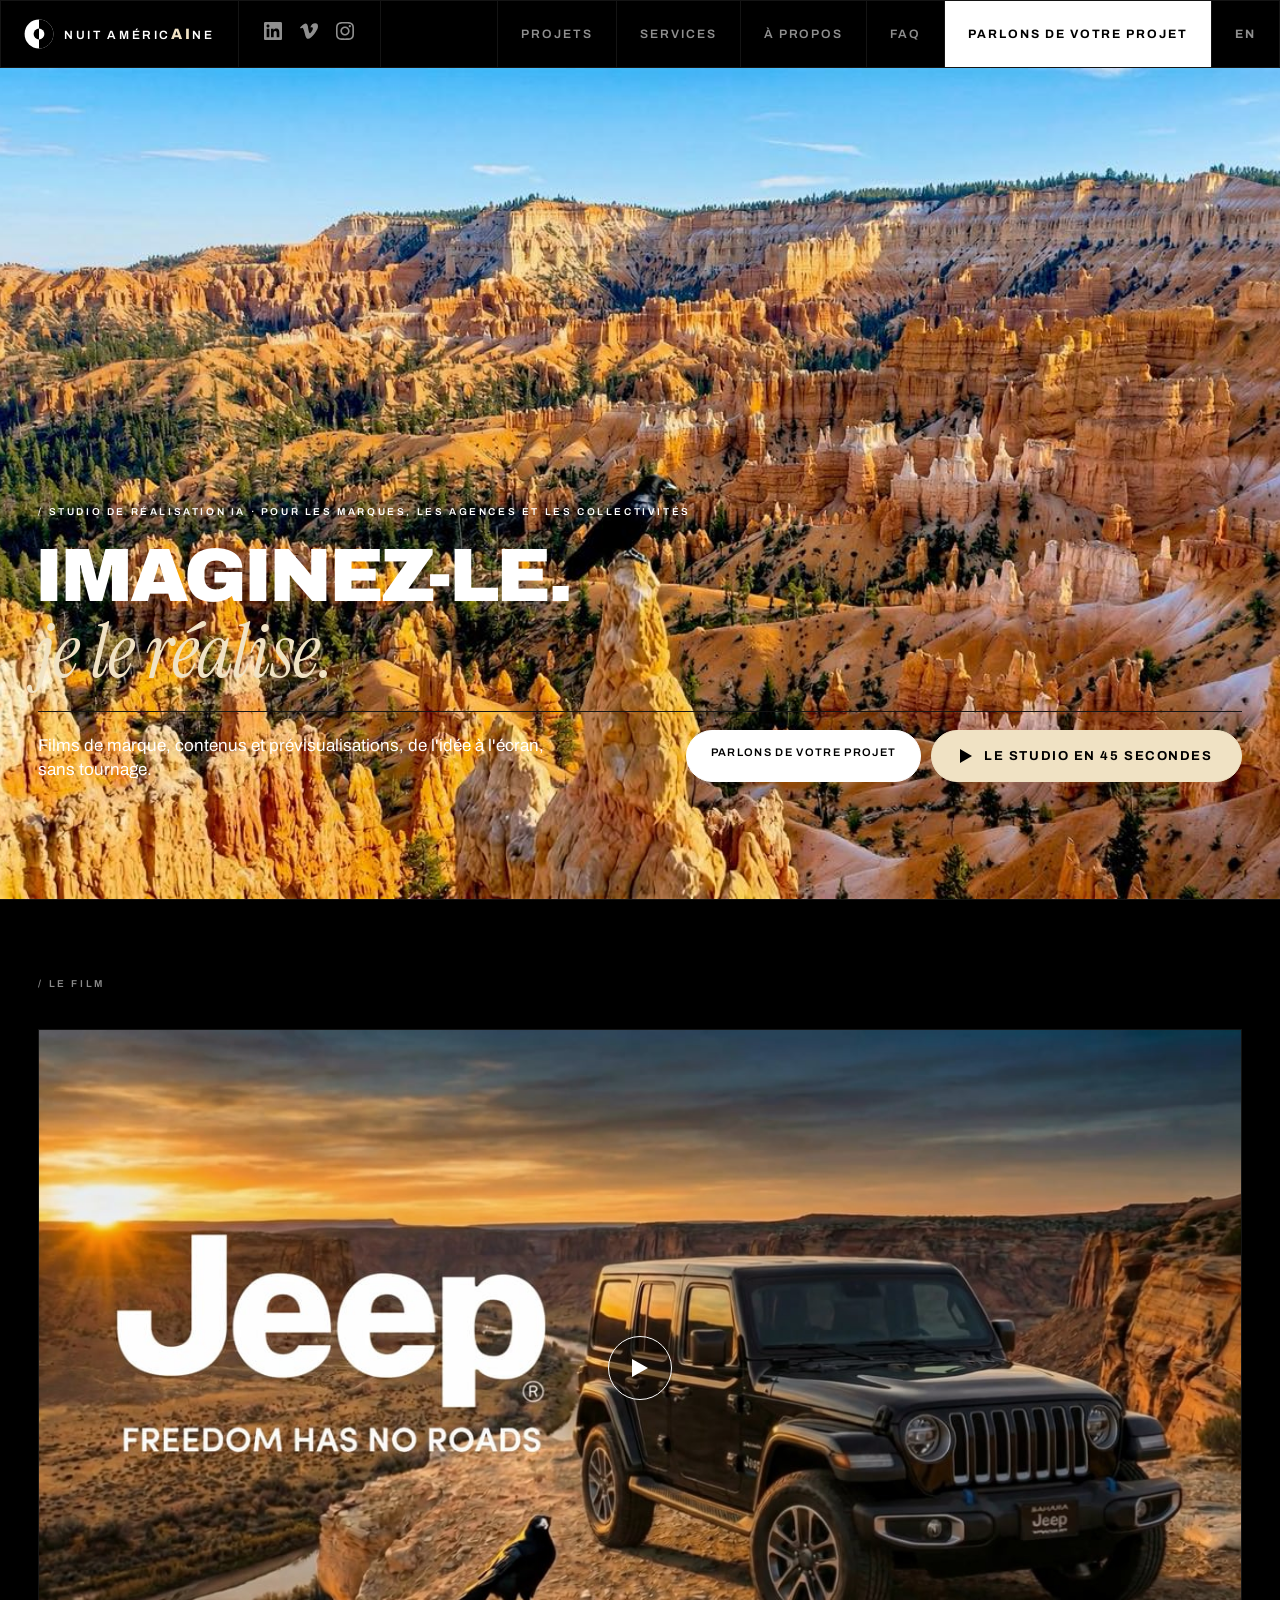
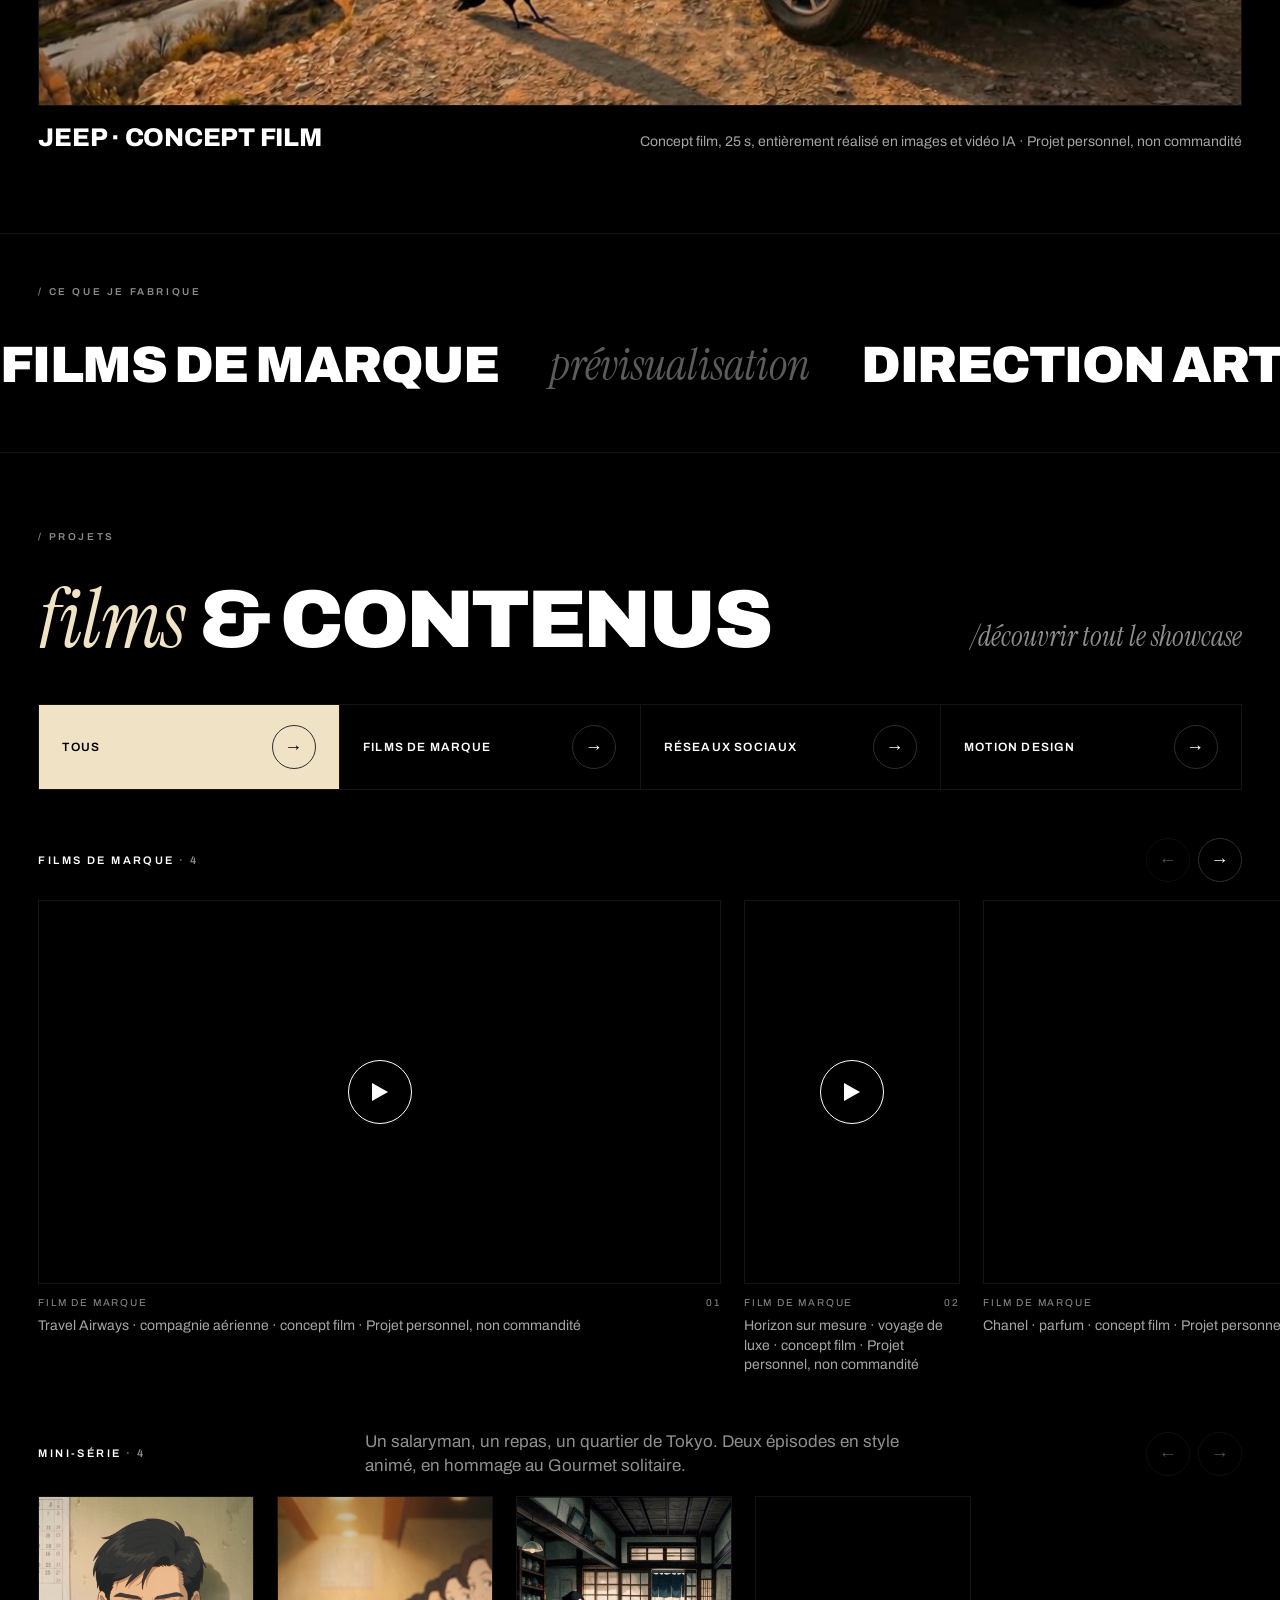
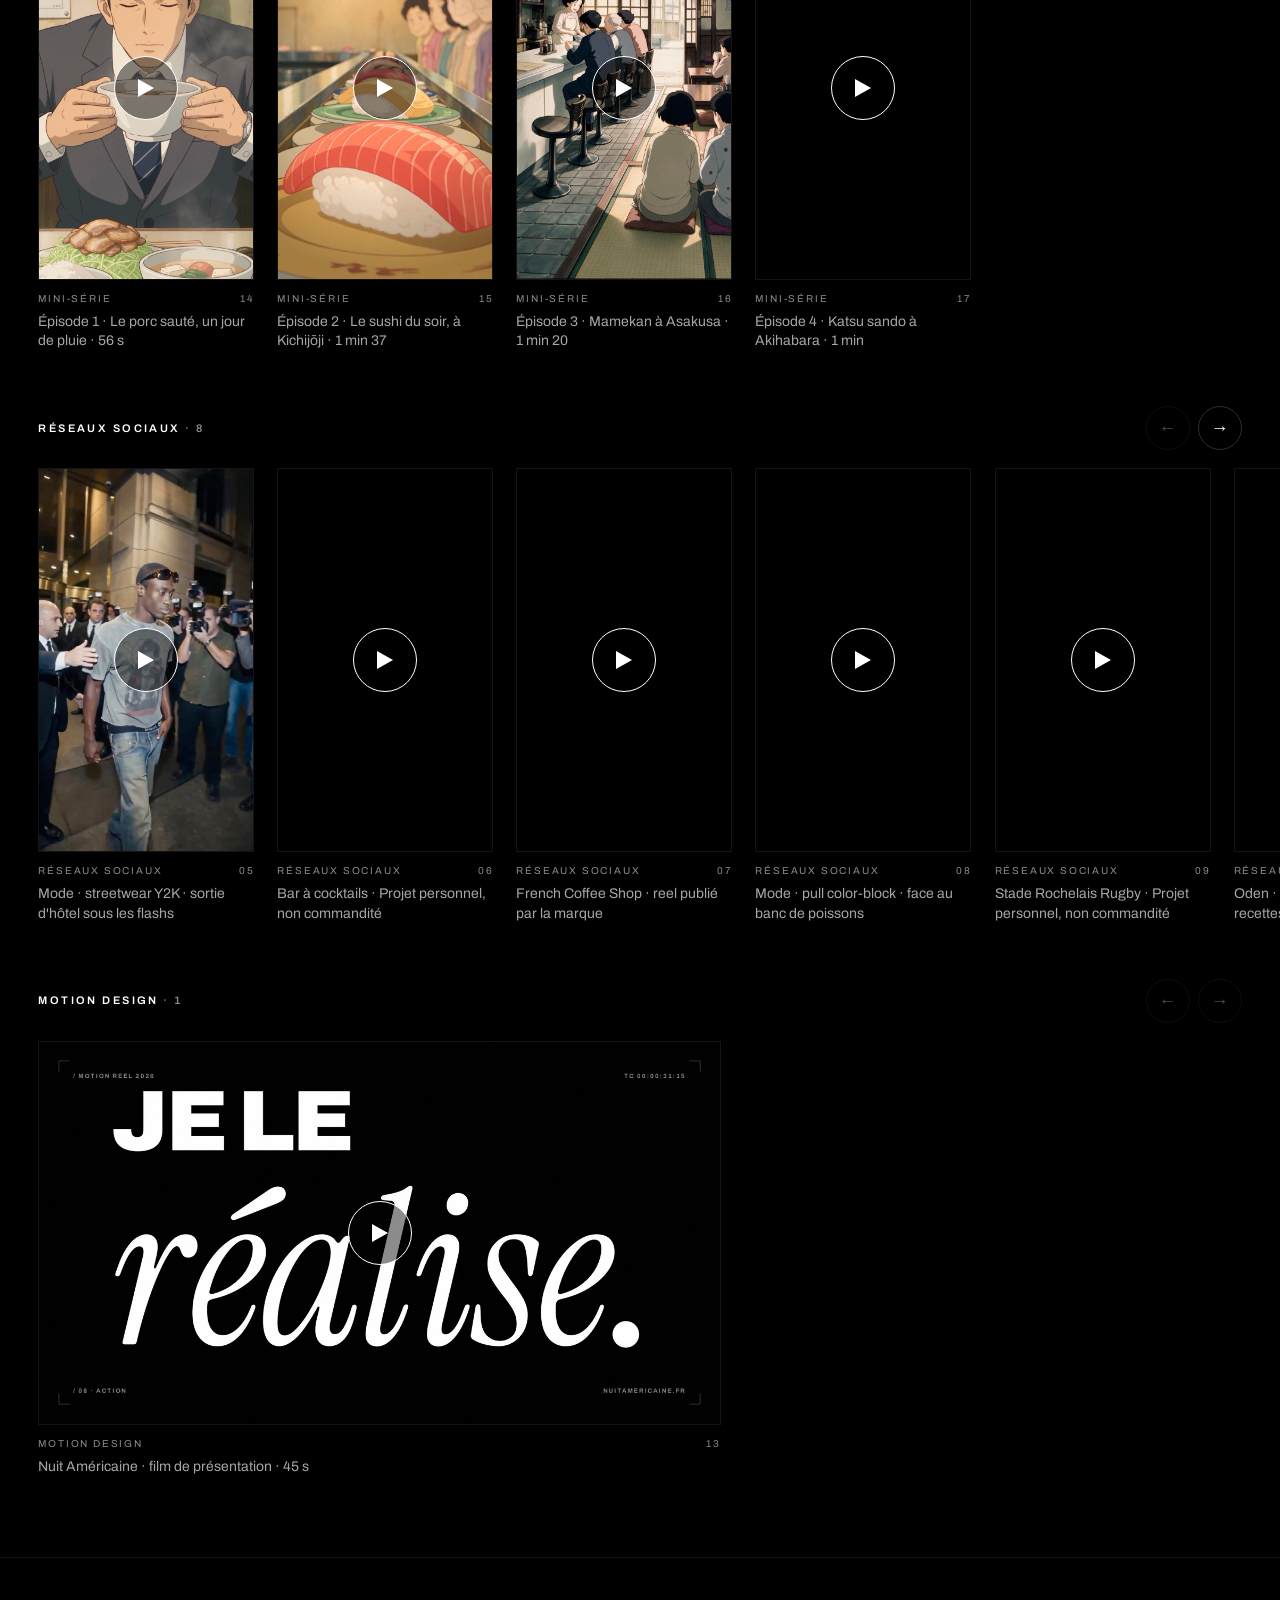
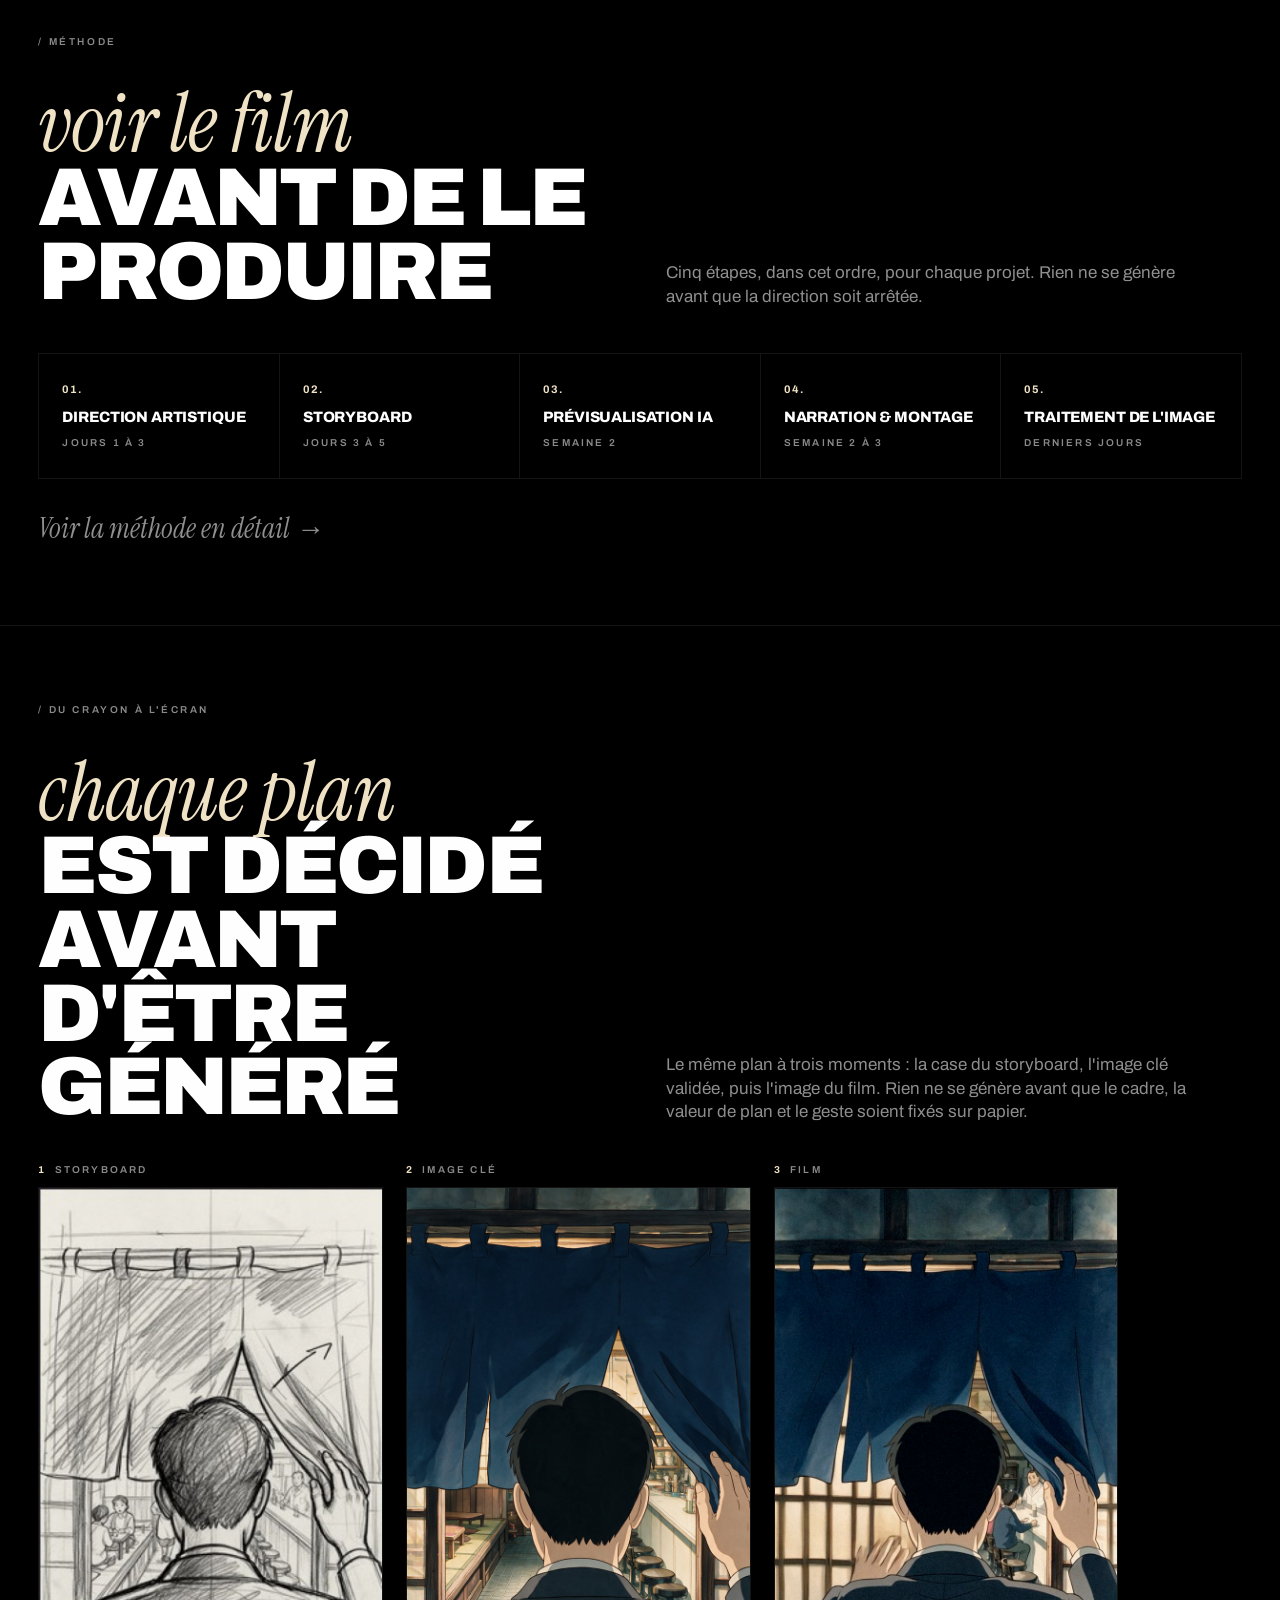
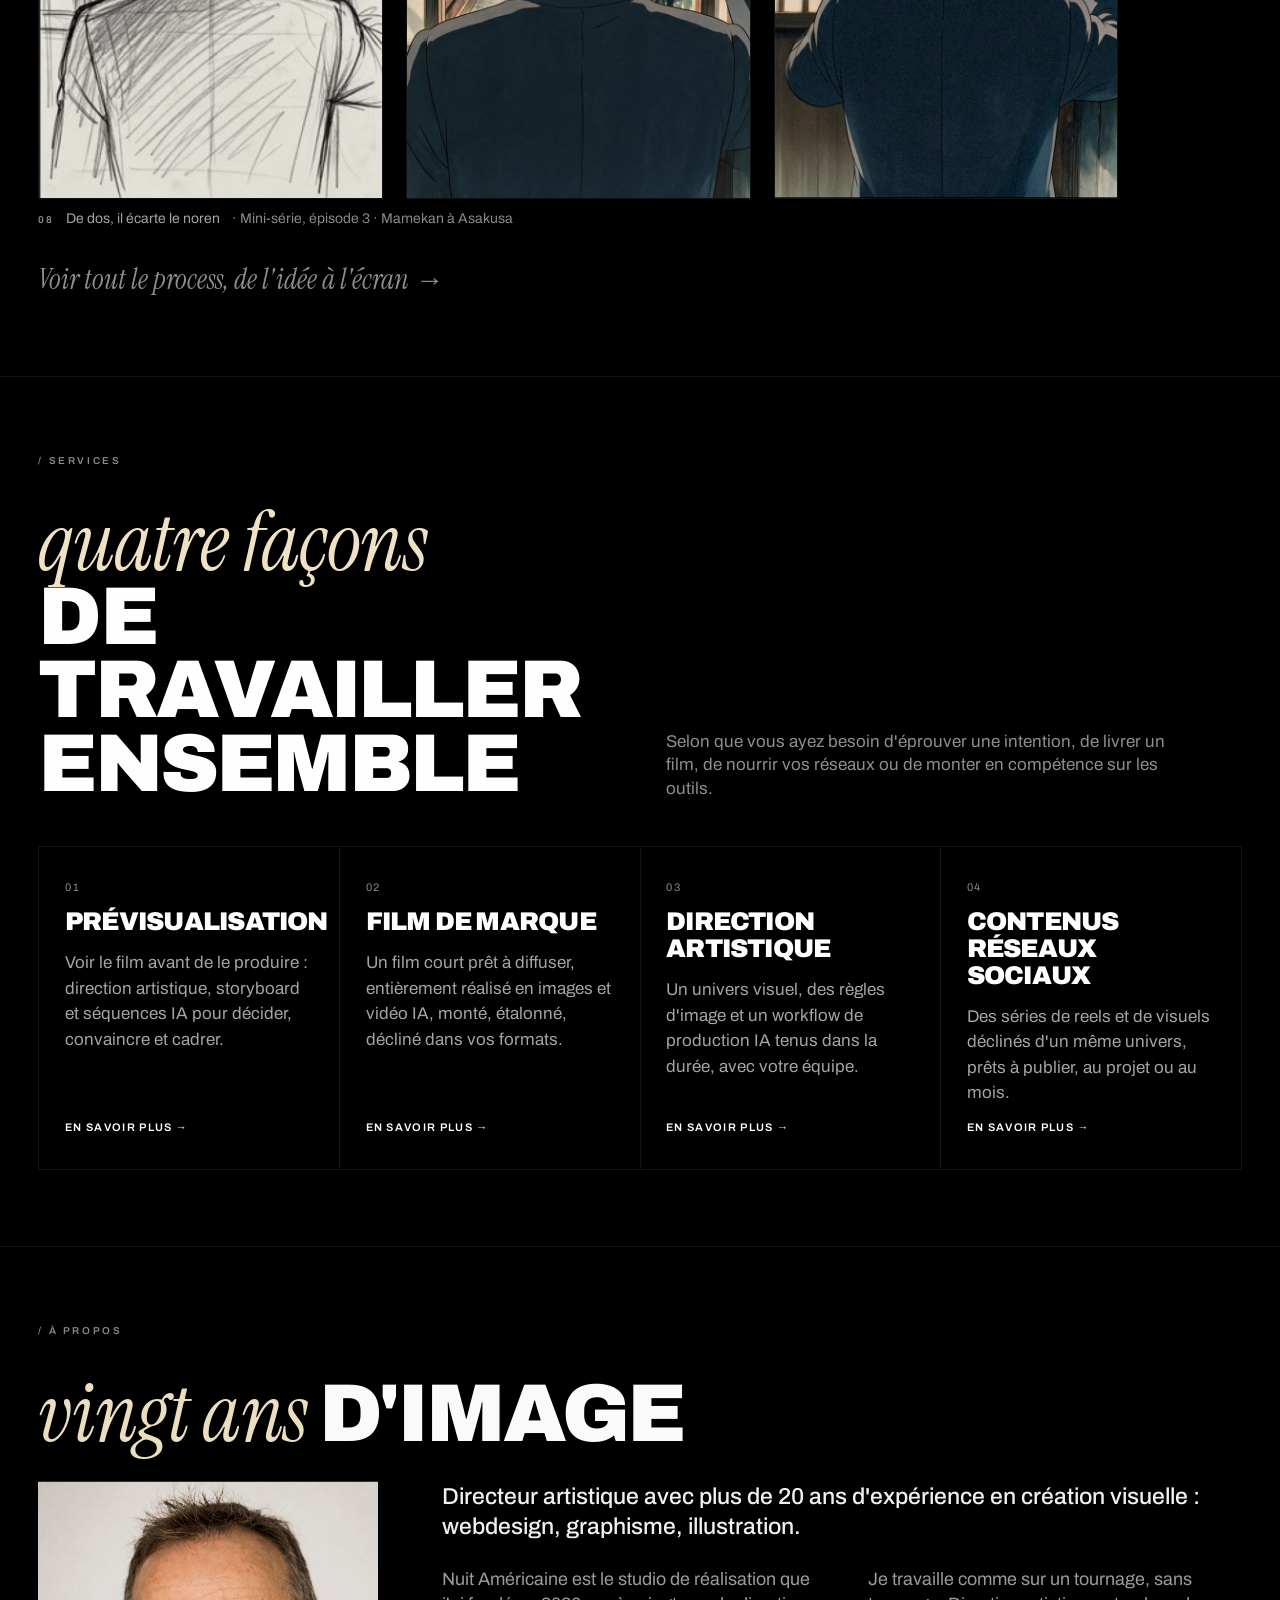
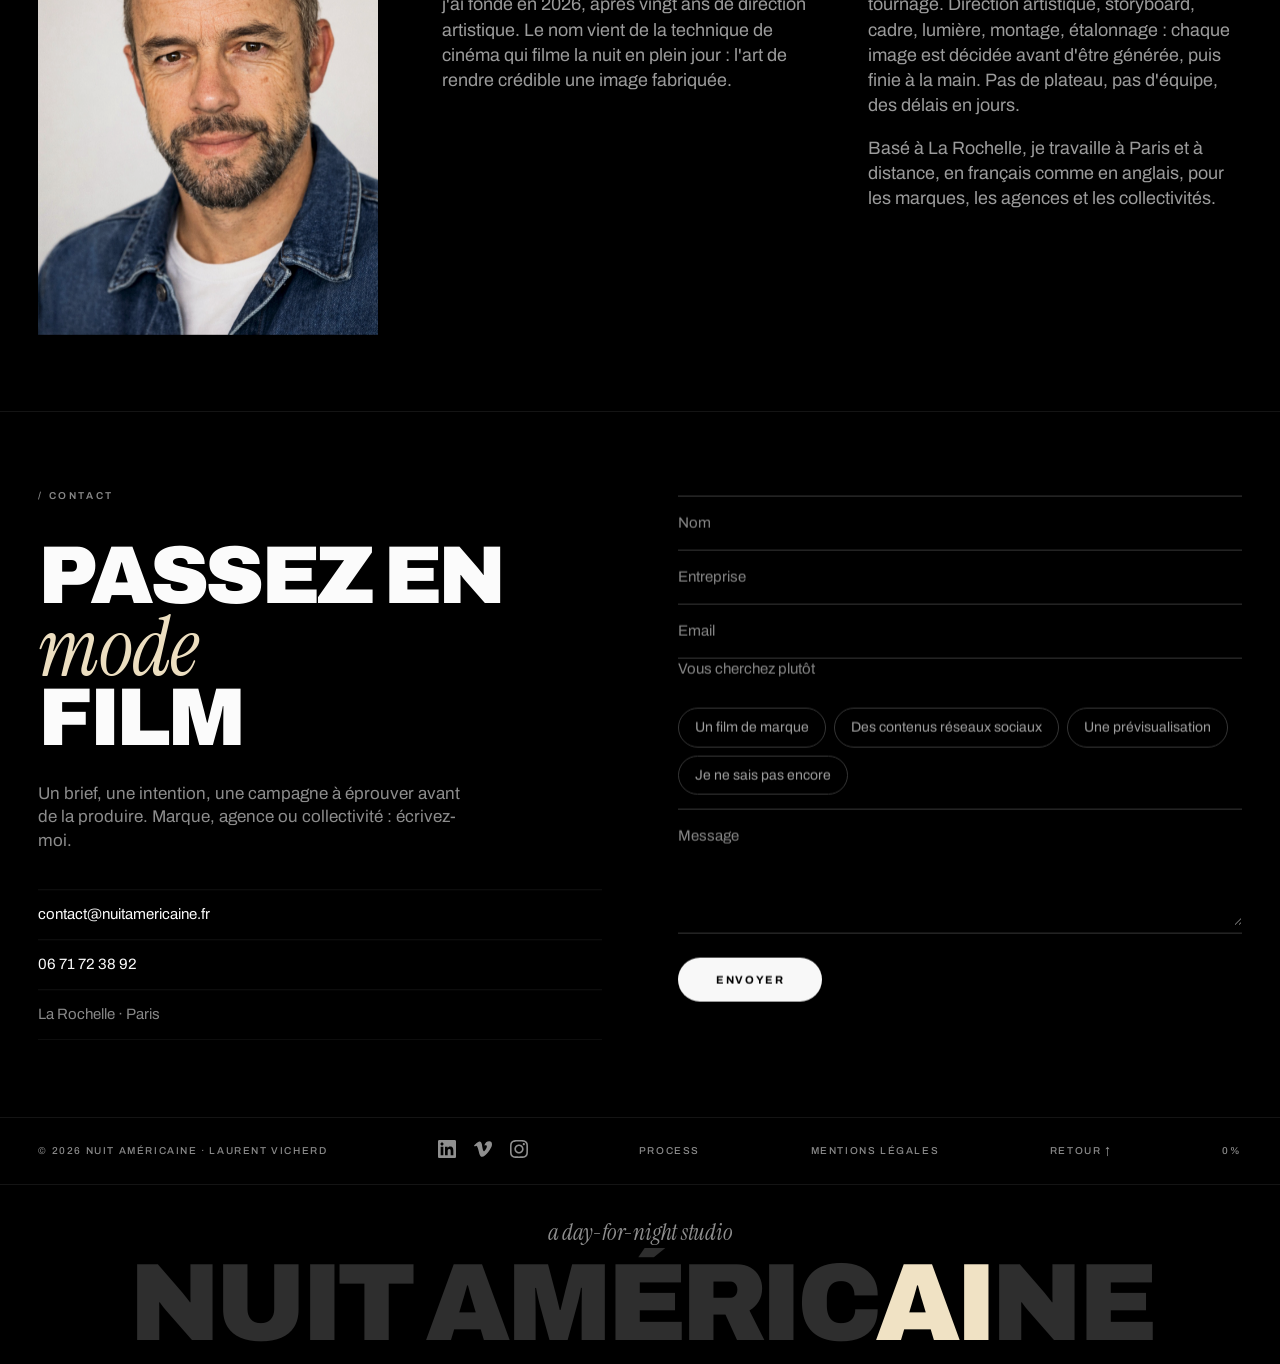
<file: index.html>
<!DOCTYPE html><html lang="fr" class="no-js"><head><meta charset="utf-8"><meta name="viewport" content="width=device-width, initial-scale=1"><meta name="theme-color" content="#000000"><meta name="author" content="Laurent Vicherd"><script>
      document.documentElement.classList.replace("no-js", "js");
    </script><link rel="icon" href="/favicon.svg" type="image/svg+xml"><link rel="apple-touch-icon" href="/apple-touch-icon.png"><link rel="sitemap" href="/sitemap-index.xml"><link rel="preload" href="/fonts/archivo-latin-wght-normal.woff2" as="font" type="font/woff2" crossorigin><link rel="preload" href="/fonts/instrument-serif-latin-400-italic.woff2" as="font" type="font/woff2" crossorigin><title>Nuit Américaine · Agence de création vidéo IA, par Laurent Vicherd</title><meta name="description" content="Nuit Américaine, agence de création vidéo IA, La Rochelle et Paris, dirigée par Laurent Vicherd, directeur artistique. Films de marque, contenus réseaux sociaux et prévisualisation, entièrement produits par l'IA."><link rel="canonical" href="https://nuitamericaine.fr/"><meta property="og:type" content="website"><meta property="og:site_name" content="Nuit Américaine · agence de création vidéo IA"><meta property="og:locale" content="fr_FR"><link rel="alternate" hreflang="fr" href="https://nuitamericaine.fr/"><link rel="alternate" hreflang="en" href="https://nuitamericaine.fr/en/"><link rel="alternate" hreflang="x-default" href="https://nuitamericaine.fr/"><meta property="og:title" content="Nuit Américaine · Agence de création vidéo IA, par Laurent Vicherd"><meta property="og:description" content="Nuit Américaine, agence de création vidéo IA, La Rochelle et Paris, dirigée par Laurent Vicherd, directeur artistique. Films de marque, contenus réseaux sociaux et prévisualisation, entièrement produits par l'IA."><meta property="og:url" content="https://nuitamericaine.fr/"><meta property="og:image" content="https://nuitamericaine.fr/images/og-image.jpg"><meta property="og:image:width" content="1200"><meta property="og:image:height" content="630"><meta property="og:image:alt" content="Nuit Américaine, agence de création vidéo IA · Laurent Vicherd, directeur artistique"><meta name="twitter:card" content="summary_large_image"><meta name="twitter:title" content="Nuit Américaine · Agence de création vidéo IA, par Laurent Vicherd"><meta name="twitter:description" content="Nuit Américaine, agence de création vidéo IA, La Rochelle et Paris, dirigée par Laurent Vicherd, directeur artistique. Films de marque, contenus réseaux sociaux et prévisualisation, entièrement produits par l'IA."><meta name="twitter:image" content="https://nuitamericaine.fr/images/og-image.jpg"><meta name="twitter:image:alt" content="Nuit Américaine, agence de création vidéo IA · Laurent Vicherd, directeur artistique"><script type="application/ld+json">{"@context":"https://schema.org","@type":["Organization","LocalBusiness"],"@id":"https://nuitamericaine.fr/#organization","name":"Nuit Américaine","alternateName":"Nuit Americaine","url":"https://nuitamericaine.fr","logo":"https://nuitamericaine.fr/icon-512.png","image":"https://nuitamericaine.fr/images/og-image.jpg","description":"Nuit Américaine, agence de création vidéo IA, La Rochelle et Paris, dirigée par Laurent Vicherd, directeur artistique. Films de marque, contenus réseaux sociaux et prévisualisation, entièrement produits par l'IA.","email":"contact@nuitamericaine.fr","telephone":"+33671723892","founder":{"@type":"Person","name":"Laurent Vicherd"},"address":{"@type":"PostalAddress","addressLocality":"La Rochelle","addressRegion":"Nouvelle-Aquitaine","addressCountry":"FR"},"areaServed":["La Rochelle","Paris","France","Europe"],"knowsLanguage":["fr","en"],"makesOffer":[{"@type":"Offer","itemOffered":{"@type":"Service","name":"Prévisualisation"}},{"@type":"Offer","itemOffered":{"@type":"Service","name":"Film de marque"}},{"@type":"Offer","itemOffered":{"@type":"Service","name":"Direction artistique"}},{"@type":"Offer","itemOffered":{"@type":"Service","name":"Contenus réseaux sociaux"}}],"sameAs":["https://www.linkedin.com/in/lvicherd/","https://vimeo.com/showcase/12160881","https://www.instagram.com/dreamer.anime/"]}</script><script type="application/ld+json">{"@context":"https://schema.org","@type":"Person","name":"Laurent Vicherd","jobTitle":"Directeur artistique, créateur vidéo IA et réalisateur","description":"Nuit Américaine, agence de création vidéo IA, La Rochelle et Paris, dirigée par Laurent Vicherd, directeur artistique. Films de marque, contenus réseaux sociaux et prévisualisation, entièrement produits par l'IA.","url":"https://nuitamericaine.fr","image":"https://nuitamericaine.fr/images/og-image.jpg","email":"mailto:contact@nuitamericaine.fr","telephone":"+33671723892","address":{"@type":"PostalAddress","addressLocality":"La Rochelle","addressRegion":"Nouvelle-Aquitaine","addressCountry":"FR"},"knowsLanguage":[{"@type":"Language","name":"Français","alternateName":"fr"},{"@type":"Language","name":"Anglais","alternateName":"en"}],"knowsAbout":["Direction artistique","Prévisualisation cinématographique","Vidéo générée par IA","Contenus réseaux sociaux","Motion design","Narration visuelle","Colorimétrie"],"worksFor":{"@id":"https://nuitamericaine.fr/#organization"},"sameAs":["https://www.linkedin.com/in/lvicherd/","https://vimeo.com/showcase/12160881","https://www.instagram.com/dreamer.anime/"]}</script><link rel="stylesheet" href="/_astro/Footer.DX5v9vsR.css"><link rel="stylesheet" href="/_astro/Contact.EjF311_7.css"><style>._FJtSol{padding:var(--space-section-y) var(--space-section-x);border-bottom:var(--rule)}._LM-i7o{margin-bottom:var(--space-label);color:var(--c-text-meta);font-size:var(--fs-label-sm);letter-spacing:var(--ls-label-wide);text-transform:uppercase;font-weight:600}._RmPe41{gap:var(--space-gap);grid-template-columns:repeat(auto-fit,minmax(300px,1fr));align-items:end;margin-bottom:clamp(24px,3vw,40px);display:grid}._8kO7ox{max-width:1100px;font-size:var(--fs-h2-alt);letter-spacing:var(--ls-h2);font-weight:900;line-height:var(--lh-display);text-transform:uppercase}._2wJF0M{color:var(--c-accent);font-family:var(--font-serif);letter-spacing:var(--ls-serif);text-transform:lowercase;font-style:italic;font-weight:400}._IzQV4X{max-width:520px;color:var(--c-text-tertiary);font-size:var(--fs-body)}._d57tDG,._WR9BhF{gap:var(--space-gap-sm);grid-template-columns:repeat(3,1fr);max-width:1080px;display:grid}._d57tDG{margin-bottom:10px}._0mjghO{color:var(--c-text-meta);font-size:var(--fs-label-sm);letter-spacing:var(--ls-label);text-transform:uppercase;align-items:baseline;gap:8px;font-weight:600;display:flex}._vVRgnr{color:var(--c-accent);font-weight:700}._5RcgRW{margin:0 0 clamp(24px,3vw,40px)}._5RcgRW:last-of-type{margin-bottom:0}._F-tGew{aspect-ratio:9/16;border:var(--rule);object-fit:cover;background:var(--c-bg);width:100%;height:auto;display:block}._OWI5hS{max-width:1080px;color:var(--c-text-secondary);font-size:var(--fs-xs);flex-wrap:wrap;align-items:baseline;gap:12px;margin-top:10px;display:flex}._y6N9Il{color:var(--c-text-meta);font-size:var(--fs-label-sm);letter-spacing:var(--ls-label-mid);font-weight:600}._9H5wL-{color:var(--c-text-meta)}._SRtATu{color:var(--c-text-tertiary);font-family:var(--font-serif);font-size:var(--fs-showcase-link);transition:color var(--duration-hover) ease;margin-top:clamp(20px,2.4vw,32px);font-style:italic;display:inline-block}._SRtATu:hover,._SRtATu:focus-visible{color:var(--c-accent)}
</style></head><body><a class="skip-link" href="#top">Aller au contenu</a><header class="_wbp8n1"><nav class="_0O6ddc" aria-label="Navigation principale"><a class="_5jztdh _KssVgu" href="#top"><svg class="_oegGxY" viewBox="0 0 100 100" aria-hidden="true" focusable="false"><defs><clipPath id="na-h"><rect x="50" y="0" width="50" height="100"></rect></clipPath></defs><circle cx="50" cy="50" r="48" fill="#fff"></circle><circle cx="50" cy="50" r="48" fill="#000" clip-path="url(#na-h)"></circle><circle cx="50" cy="50" r="18" fill="#000"></circle><circle cx="50" cy="50" r="18" fill="#fff" clip-path="url(#na-h)"></circle></svg><span class="_LylGI-">Nuit Améric<span class="_NhfbE0">ai</span>ne</span><span class="visually-hidden">, retour en haut de page</span></a><span class="_5jztdh _innQ03"><ul class="_6sXvDL" aria-label="Réseaux et profils"><li><a class="_XAW3bi" href="https://www.linkedin.com/in/lvicherd/" target="_blank" rel="noopener"><svg class="_UkfkSz" viewBox="0 0 24 24" aria-hidden="true" focusable="false"><path fill="currentColor" d="M20.447 20.452h-3.554v-5.569c0-1.328-.027-3.037-1.852-3.037-1.853 0-2.136 1.445-2.136 2.939v5.667H9.351V9h3.414v1.561h.046c.477-.9 1.637-1.85 3.37-1.85 3.601 0 4.267 2.37 4.267 5.455v6.286zM5.337 7.433c-1.144 0-2.063-.926-2.063-2.065 0-1.138.92-2.063 2.063-2.063 1.14 0 2.064.925 2.064 2.063 0 1.139-.925 2.065-2.064 2.065zm1.782 13.019H3.555V9h3.564v11.452zM22.225 0H1.771C.792 0 0 .774 0 1.729v20.542C0 23.227.792 24 1.771 24h20.451C23.2 24 24 23.227 24 22.271V1.729C24 .774 23.2 0 22.222 0h.003z"></path></svg><span class="visually-hidden">LinkedIn</span><span class="visually-hidden">(nouvelle fenêtre)</span></a></li><li><a class="_XAW3bi" href="https://vimeo.com/showcase/12160881" target="_blank" rel="noopener"><svg class="_UkfkSz" viewBox="0 0 24 24" aria-hidden="true" focusable="false"><path fill="currentColor" d="M23.9765 6.4168c-.105 2.338-1.739 5.5429-4.894 9.6088-3.2679 4.247-6.0258 6.3699-8.2898 6.3699-1.409 0-2.578-1.294-3.553-3.881l-1.9179-7.1138c-.719-2.584-1.488-3.878-2.312-3.878-.179 0-.806.378-1.881 1.132l-1.129-1.457a315.06 315.06 0 0 0 3.501-3.1279c1.579-1.368 2.765-2.085 3.554-2.159 1.867-.18 3.016 1.1 3.447 3.838.465 2.953.789 4.789.971 5.507.539 2.45 1.131 3.674 1.776 3.674.502 0 1.256-.796 2.265-2.385 1.004-1.589 1.54-2.797 1.612-3.628.144-1.371-.395-2.061-1.614-2.061-.574 0-1.167.121-1.777.391 1.186-3.868 3.434-5.757 6.762-5.637 2.473.06 3.628 1.664 3.493 4.797l-.013.01z"></path></svg><span class="visually-hidden">Vimeo</span><span class="visually-hidden">(nouvelle fenêtre)</span></a></li><li><a class="_XAW3bi" href="https://www.instagram.com/dreamer.anime/" target="_blank" rel="noopener"><svg class="_UkfkSz" viewBox="0 0 24 24" aria-hidden="true" focusable="false"><path fill="currentColor" d="M12 0C8.74 0 8.333.015 7.053.072 5.775.132 4.905.333 4.14.63c-.789.306-1.459.717-2.126 1.384S.935 3.35.63 4.14C.333 4.905.131 5.775.072 7.053.012 8.333 0 8.74 0 12s.015 3.667.072 4.947c.06 1.277.261 2.148.558 2.913.306.788.717 1.459 1.384 2.126.667.666 1.336 1.079 2.126 1.384.766.296 1.636.499 2.913.558C8.333 23.988 8.74 24 12 24s3.667-.015 4.947-.072c1.277-.06 2.148-.262 2.913-.558.788-.306 1.459-.718 2.126-1.384.666-.667 1.079-1.335 1.384-2.126.296-.765.499-1.636.558-2.913.06-1.28.072-1.687.072-4.947s-.015-3.667-.072-4.947c-.06-1.277-.262-2.149-.558-2.913-.306-.789-.718-1.459-1.384-2.126C21.319 1.347 20.651.935 19.86.63c-.765-.297-1.636-.499-2.913-.558C15.667.012 15.26 0 12 0zm0 2.16c3.203 0 3.585.016 4.85.071 1.17.055 1.805.249 2.227.415.562.217.96.477 1.382.896.419.42.679.819.896 1.381.164.422.36 1.057.413 2.227.057 1.266.07 1.646.07 4.85s-.015 3.585-.074 4.85c-.061 1.17-.256 1.805-.421 2.227-.224.562-.479.96-.899 1.382-.419.419-.824.679-1.38.896-.42.164-1.065.36-2.235.413-1.274.057-1.649.07-4.859.07-3.211 0-3.586-.015-4.859-.074-1.171-.061-1.816-.256-2.236-.421-.569-.224-.96-.479-1.379-.899-.421-.419-.69-.824-.9-1.38-.165-.42-.359-1.065-.42-2.235-.045-1.26-.061-1.649-.061-4.844 0-3.196.016-3.586.061-4.861.061-1.17.255-1.814.42-2.234.21-.57.479-.96.9-1.381.419-.419.81-.689 1.379-.898.42-.166 1.051-.361 2.221-.421 1.275-.045 1.65-.06 4.859-.06l.045.03zm0 3.678c-3.405 0-6.162 2.76-6.162 6.162 0 3.405 2.76 6.162 6.162 6.162 3.405 0 6.162-2.76 6.162-6.162 0-3.405-2.76-6.162-6.162-6.162zM12 16c-2.21 0-4-1.79-4-4s1.79-4 4-4 4 1.79 4 4-1.79 4-4 4zm7.846-10.405c0 .795-.646 1.44-1.44 1.44-.795 0-1.44-.646-1.44-1.44 0-.794.646-1.439 1.44-1.439.793-.001 1.44.645 1.44 1.439z"></path></svg><span class="visually-hidden">Instagram</span><span class="visually-hidden">(nouvelle fenêtre)</span></a></li></ul></span><span class="_5jztdh _wGS1Yd" aria-hidden="true"></span><span class="_5jztdh _672JQn"><a class="_-FFBN1" href="#projets">Projets</a></span><span class="_5jztdh _672JQn"><a class="_-FFBN1" href="/services">Services</a></span><span class="_5jztdh _672JQn"><a class="_-FFBN1" href="#apropos">À propos</a></span><span class="_5jztdh _672JQn"><a class="_-FFBN1" href="/services#faq">FAQ</a></span><span class="_5jztdh _gAZI0k"><a class="_b3pAGg" href="#contact">Parlons de votre projet</a></span><span class="_5jztdh _28Ge5Y"><a class="_ID6BMH" href="/en/" lang="en" hreflang="en">EN</a></span></nav></header><main><section class="_EOciAQ" id="top"><div class="_E2s0Wj" aria-hidden="true"><video class="_4njW0q" data-hero-video poster="/images/hero-poster.jpg" muted loop playsinline preload="metadata" tabindex="-1"><source src="/videos/hero.mp4" type="video/mp4"></video></div><p class="_DRItm-" data-reveal>/ Studio de réalisation IA · pour les marques, les agences et les collectivités</p><h1 class="_-aDW0U" data-reveal>Imaginez-le.<br><span class="_s-t-P8">je le réalise.</span></h1><div class="_HkXryt" data-reveal><p class="_ezBkP9">Films de marque, contenus et prévisualisations, de l&#39;idée à l&#39;écran, sans tournage.</p><div class="_1n6pRi"><a class="_N9rGZK _R1KWrd" href="#contact">Parlons de votre projet</a><a class="_N9rGZK _MfQy-w" href="#film-studio" data-play-studio><svg class="_RhfrwD" width="12" height="14" viewBox="0 0 12 14" fill="currentColor" aria-hidden="true"><path d="M0 0L12 7L0 14Z"></path></svg>Le studio en 45 secondes</a></div></div></section><section class="_SEMcE3" aria-labelledby="film-titre"><p class="_TMqPRM" data-reveal>/ Le film</p><div class="_PsSI9Y" data-reveal><button class="_bNBcaM" type="button" data-video-facade data-video-id="1176150664" data-video-title="Jeep · concept film" aria-label="Lire le film Jeep · concept film sur Vimeo"><img class="_WXocgA" src="/images/posters/video-04.jpg" alt="Image d'ouverture du concept film Jeep : un 4x4 au bord d'un canyon au soleil couchant." width="1280" height="720" decoding="async"><span class="_K4FplE" aria-hidden="true"><svg width="16" height="18" viewBox="0 0 16 18" fill="currentColor"><path d="M0 0L16 9L0 18Z"></path></svg></span></button><noscript><a class="_5IlY3P" href="https://vimeo.com/1176150664" target="_blank" rel="noopener"><img class="_WXocgA" src="/images/posters/video-04.jpg" alt="Image d'ouverture du concept film Jeep : un 4x4 au bord d'un canyon au soleil couchant." width="1280" height="720"><span class="_lrZxmO">Vimeo ↗</span></a></noscript></div><div class="_QE5AT4" data-reveal><h2 class="_oQU0Nr" id="film-titre">Jeep · concept film</h2><p class="_DXHihj">Concept film, 25 s, entièrement réalisé en images et vidéo IA · Projet personnel, non commandité</p></div></section><section class="_0sg8S0" aria-label="Ce que je fabrique"><p class="_gAsKgn">/ Ce que je fabrique</p><div class="_cw5gLJ"><div class="_ScFVD5"><span class="_ceEhWp">Films de marque</span><span class="_aMwuZ1">prévisualisation</span><span class="_ceEhWp">Direction artistique</span><span class="_aMwuZ1">motion design</span><span class="_ceEhWp">Narration visuelle</span><span class="_aMwuZ1">colorimétrie</span><span class="_ceEhWp">Contenus réseaux sociaux</span><span class="_aMwuZ1">reels &amp; séries</span></div><div class="_ScFVD5" aria-hidden="true"><span class="_ceEhWp">Films de marque</span><span class="_aMwuZ1">prévisualisation</span><span class="_ceEhWp">Direction artistique</span><span class="_aMwuZ1">motion design</span><span class="_ceEhWp">Narration visuelle</span><span class="_aMwuZ1">colorimétrie</span><span class="_ceEhWp">Contenus réseaux sociaux</span><span class="_aMwuZ1">reels &amp; séries</span></div></div></section><section class="_XnP-DE" id="projets" data-projects><p class="_xaM4bd" data-reveal>/ Projets</p><div class="_LKcLnQ" data-reveal><h2 class="_h4AxAI"><span class="_HndAAG">films</span> &amp; contenus</h2><a class="_Z-y7u-" href="https://vimeo.com/showcase/12160881" target="_blank" rel="noopener">/découvrir tout le showcase <span class="visually-hidden">(nouvelle fenêtre)</span></a></div><ul class="ruled-grid _-sAWyq" aria-label="Filtrer les contenus par catégorie" data-reveal><li class="ruled-cell _ffMfDf"><button class="_nqh50D" type="button" data-filter="tous" data-filter-label="Tous" aria-pressed="true"><span>Tous</span><span class="_gTnR7n" aria-hidden="true">→</span></button></li><li class="ruled-cell _ffMfDf"><button class="_nqh50D" type="button" data-filter="films-de-marque" data-filter-label="Films de marque" aria-pressed="false"><span>Films de marque</span><span class="_gTnR7n" aria-hidden="true">→</span></button></li><li class="ruled-cell _ffMfDf"><button class="_nqh50D" type="button" data-filter="reseaux-sociaux" data-filter-label="Réseaux sociaux" aria-pressed="false"><span>Réseaux sociaux</span><span class="_gTnR7n" aria-hidden="true">→</span></button></li><li class="ruled-cell _ffMfDf"><button class="_nqh50D" type="button" data-filter="motion-design" data-filter-label="Motion design" aria-pressed="false"><span>Motion design</span><span class="_gTnR7n" aria-hidden="true">→</span></button></li></ul><p class="visually-hidden" data-filter-status aria-live="polite"></p><div class="_xYwr3K" data-carousel data-reveal><div class="_NORXC7"><p class="_hjZiLB" id="bandeau-films">Films de marque<span class="_Fj1w9S" aria-hidden="true"> · 4</span></p><div class="_FFjGPI"><button class="_gTnR7n" type="button" data-carousel-prev aria-label="Films de marque : précédents">←</button><button class="_gTnR7n" type="button" data-carousel-next aria-label="Films de marque : suivants">→</button></div></div><div class="_KVOR9C" data-carousel-track tabindex="0" role="region" aria-labelledby="bandeau-films"><div data-categories="films-de-marque" data-orientation="landscape"><div class="_p1DOcI"><button class="_bNBcaM" type="button" data-video-facade data-video-id="1174697975" data-video-title="Travel Airways · concept film" aria-label="Lire le Film de marque 01 sur Vimeo"><img class="_WXocgA" src="/images/posters/video-01.jpg" alt="Image d'ouverture du concept film Travel Airways." width="1280" height="720" loading="lazy" decoding="async"><span class="_K4FplE" aria-hidden="true"><svg width="16" height="18" viewBox="0 0 16 18" fill="currentColor"><path d="M0 0L16 9L0 18Z"></path></svg></span></button><noscript><a class="_5IlY3P" href="https://vimeo.com/1174697975" target="_blank" rel="noopener"><img class="_WXocgA" src="/images/posters/video-01.jpg" alt="Image d'ouverture du concept film Travel Airways." width="1280" height="720"><span class="_lrZxmO">Lire le Film de marque 01 sur Vimeo ↗</span></a></noscript></div><p class="_GtajoO"><span>Film de marque</span><span>01</span></p><p class="_srpc16">Travel Airways · compagnie aérienne · concept film · Projet personnel, non commandité</p></div><div data-categories="films-de-marque" data-orientation="portrait"><div class="_p1DOcI _r8mpt8"><button class="_bNBcaM" type="button" data-video-facade data-video-id="1174701593" data-video-title="Horizon sur mesure · voyage de luxe, concept film" aria-label="Lire le Film de marque 02 sur Vimeo"><img class="_WXocgA" src="/images/posters/video-02.jpg" alt="Un couple assis devant les coupoles bleues de Santorin, au-dessus de la mer." width="720" height="1280" loading="lazy" decoding="async"><span class="_K4FplE" aria-hidden="true"><svg width="16" height="18" viewBox="0 0 16 18" fill="currentColor"><path d="M0 0L16 9L0 18Z"></path></svg></span></button><noscript><a class="_5IlY3P" href="https://vimeo.com/1174701593" target="_blank" rel="noopener"><img class="_WXocgA" src="/images/posters/video-02.jpg" alt="Un couple assis devant les coupoles bleues de Santorin, au-dessus de la mer." width="720" height="1280"><span class="_lrZxmO">Lire le Film de marque 02 sur Vimeo ↗</span></a></noscript></div><p class="_GtajoO"><span>Film de marque</span><span>02</span></p><p class="_srpc16">Horizon sur mesure · voyage de luxe · concept film · Projet personnel, non commandité</p></div><div data-categories="films-de-marque" data-orientation="landscape"><div class="_p1DOcI"><button class="_bNBcaM" type="button" data-video-facade data-video-id="1189665061" data-video-title="Chanel · parfum, concept film" aria-label="Lire le Film de marque 03 sur Vimeo"><img class="_WXocgA" src="/images/posters/video-03.jpg" alt="Image d'ouverture du concept film parfum." width="1280" height="720" loading="lazy" decoding="async"><span class="_K4FplE" aria-hidden="true"><svg width="16" height="18" viewBox="0 0 16 18" fill="currentColor"><path d="M0 0L16 9L0 18Z"></path></svg></span></button><noscript><a class="_5IlY3P" href="https://vimeo.com/1189665061" target="_blank" rel="noopener"><img class="_WXocgA" src="/images/posters/video-03.jpg" alt="Image d'ouverture du concept film parfum." width="1280" height="720"><span class="_lrZxmO">Lire le Film de marque 03 sur Vimeo ↗</span></a></noscript></div><p class="_GtajoO"><span>Film de marque</span><span>03</span></p><p class="_srpc16">Chanel · parfum · concept film · Projet personnel, non commandité</p></div><div data-categories="films-de-marque" data-orientation="landscape"><div class="_p1DOcI"><button class="_bNBcaM" type="button" data-video-facade data-video-id="1176150664" data-video-title="Jeep · concept film" aria-label="Lire le Film de marque 04 sur Vimeo"><img class="_WXocgA" src="/images/posters/video-04.jpg" alt="Image d'ouverture du concept film Jeep." width="1280" height="720" loading="lazy" decoding="async"><span class="_K4FplE" aria-hidden="true"><svg width="16" height="18" viewBox="0 0 16 18" fill="currentColor"><path d="M0 0L16 9L0 18Z"></path></svg></span></button><noscript><a class="_5IlY3P" href="https://vimeo.com/1176150664" target="_blank" rel="noopener"><img class="_WXocgA" src="/images/posters/video-04.jpg" alt="Image d'ouverture du concept film Jeep." width="1280" height="720"><span class="_lrZxmO">Lire le Film de marque 04 sur Vimeo ↗</span></a></noscript></div><p class="_GtajoO"><span>Film de marque</span><span>04</span></p><p class="_srpc16">Jeep · automobile · concept film · Projet personnel, non commandité</p></div></div></div><div class="_xYwr3K" id="film-serie" data-carousel data-reveal><div class="_NORXC7"><p class="_hjZiLB" id="bandeau-serie">Mini-série<span class="_Fj1w9S" aria-hidden="true"> · 4</span></p><p class="_D--mUl">Un salaryman, un repas, un quartier de Tokyo. Deux épisodes en style animé, en hommage au Gourmet solitaire.</p><div class="_FFjGPI"><button class="_gTnR7n" type="button" data-carousel-prev aria-label="Mini-série : précédents">←</button><button class="_gTnR7n" type="button" data-carousel-next aria-label="Mini-série : suivants">→</button></div></div><div class="_KVOR9C" data-carousel-track tabindex="0" role="region" aria-labelledby="bandeau-serie"><div data-categories="reseaux-sociaux" data-orientation="portrait"><div class="_p1DOcI _r8mpt8"><button class="_bNBcaM" type="button" data-video-facade data-video-src="/videos/serie/serie-01-porc-saute.mp4" data-video-title="Épisode 1 · Le porc sauté, un jour de pluie" aria-label="Lire la vidéo « Épisode 1 · Le porc sauté, un jour de pluie · 56 s »"><img class="_WXocgA" src="/images/posters/serie-01-porc-saute.jpg" alt="Un homme en costume, les yeux fermés, tient un bol fumant à deux mains dans une petite cantine, style animé." width="720" height="1280" loading="lazy" decoding="async"><span class="_K4FplE" aria-hidden="true"><svg width="16" height="18" viewBox="0 0 16 18" fill="currentColor"><path d="M0 0L16 9L0 18Z"></path></svg></span></button><noscript><a class="_5IlY3P" href="/videos/serie/serie-01-porc-saute.mp4" target="_blank" rel="noopener"><img class="_WXocgA" src="/images/posters/serie-01-porc-saute.jpg" alt="Un homme en costume, les yeux fermés, tient un bol fumant à deux mains dans une petite cantine, style animé." width="720" height="1280"><span class="_lrZxmO">Lire la vidéo « Épisode 1 · Le porc sauté, un jour de pluie · 56 s » ↗</span></a></noscript></div><p class="_GtajoO"><span>Mini-série</span><span>14</span></p><p class="_srpc16">Épisode 1 · Le porc sauté, un jour de pluie · 56 s</p></div><div data-categories="reseaux-sociaux" data-orientation="portrait"><div class="_p1DOcI _r8mpt8"><button class="_bNBcaM" type="button" data-video-facade data-video-src="/videos/serie/serie-02-sushi-kichijoji.mp4" data-video-title="Épisode 2 · Le sushi du soir, à Kichijōji" aria-label="Lire la vidéo « Épisode 2 · Le sushi du soir, à Kichijōji · 1 min 37 »"><img class="_WXocgA" src="/images/posters/serie-02-sushi-kichijoji.jpg" alt="Des sushis au thon et au saumon défilent sur un tapis roulant, style animé." width="720" height="1280" loading="lazy" decoding="async"><span class="_K4FplE" aria-hidden="true"><svg width="16" height="18" viewBox="0 0 16 18" fill="currentColor"><path d="M0 0L16 9L0 18Z"></path></svg></span></button><noscript><a class="_5IlY3P" href="/videos/serie/serie-02-sushi-kichijoji.mp4" target="_blank" rel="noopener"><img class="_WXocgA" src="/images/posters/serie-02-sushi-kichijoji.jpg" alt="Des sushis au thon et au saumon défilent sur un tapis roulant, style animé." width="720" height="1280"><span class="_lrZxmO">Lire la vidéo « Épisode 2 · Le sushi du soir, à Kichijōji · 1 min 37 » ↗</span></a></noscript></div><p class="_GtajoO"><span>Mini-série</span><span>15</span></p><p class="_srpc16">Épisode 2 · Le sushi du soir, à Kichijōji · 1 min 37</p></div><div data-categories="reseaux-sociaux" data-orientation="portrait"><div class="_p1DOcI _r8mpt8"><button class="_bNBcaM" type="button" data-video-facade data-video-src="/videos/serie/serie-03-mamekan-asakusa.mp4" data-video-title="Épisode 3 · Mamekan à Asakusa" aria-label="Lire la vidéo « Épisode 3 · Mamekan à Asakusa · 1 min 20 »"><img class="_WXocgA" src="/images/posters/serie-03-mamekan-asakusa.jpg" alt="Kenji attablé au comptoir d'une pâtisserie d'Asakusa, style animé." width="720" height="1280" loading="lazy" decoding="async"><span class="_K4FplE" aria-hidden="true"><svg width="16" height="18" viewBox="0 0 16 18" fill="currentColor"><path d="M0 0L16 9L0 18Z"></path></svg></span></button><noscript><a class="_5IlY3P" href="/videos/serie/serie-03-mamekan-asakusa.mp4" target="_blank" rel="noopener"><img class="_WXocgA" src="/images/posters/serie-03-mamekan-asakusa.jpg" alt="Kenji attablé au comptoir d'une pâtisserie d'Asakusa, style animé." width="720" height="1280"><span class="_lrZxmO">Lire la vidéo « Épisode 3 · Mamekan à Asakusa · 1 min 20 » ↗</span></a></noscript></div><p class="_GtajoO"><span>Mini-série</span><span>16</span></p><p class="_srpc16">Épisode 3 · Mamekan à Asakusa · 1 min 20</p></div><div data-categories="reseaux-sociaux" data-orientation="portrait"><div class="_p1DOcI _r8mpt8"><button class="_bNBcaM" type="button" data-video-facade data-video-src="/videos/serie/serie-04-katsu-sando-akihabara.mp4" data-video-title="Épisode 4 · Katsu sando à Akihabara" aria-label="Lire la vidéo « Épisode 4 · Katsu sando à Akihabara · 1 min »"><img class="_WXocgA" src="/images/posters/serie-04-katsu-sando-akihabara.jpg" alt="Kenji mord dans un katsu sando sur un banc derrière la gare d'Akihabara, style animé." width="720" height="1280" loading="lazy" decoding="async"><span class="_K4FplE" aria-hidden="true"><svg width="16" height="18" viewBox="0 0 16 18" fill="currentColor"><path d="M0 0L16 9L0 18Z"></path></svg></span></button><noscript><a class="_5IlY3P" href="/videos/serie/serie-04-katsu-sando-akihabara.mp4" target="_blank" rel="noopener"><img class="_WXocgA" src="/images/posters/serie-04-katsu-sando-akihabara.jpg" alt="Kenji mord dans un katsu sando sur un banc derrière la gare d'Akihabara, style animé." width="720" height="1280"><span class="_lrZxmO">Lire la vidéo « Épisode 4 · Katsu sando à Akihabara · 1 min » ↗</span></a></noscript></div><p class="_GtajoO"><span>Mini-série</span><span>17</span></p><p class="_srpc16">Épisode 4 · Katsu sando à Akihabara · 1 min</p></div></div></div><div class="_xYwr3K" data-carousel data-reveal><div class="_NORXC7"><p class="_hjZiLB" id="bandeau-reels">Réseaux sociaux<span class="_Fj1w9S" aria-hidden="true"> · 8</span></p><div class="_FFjGPI"><button class="_gTnR7n" type="button" data-carousel-prev aria-label="Réseaux sociaux : précédents">←</button><button class="_gTnR7n" type="button" data-carousel-next aria-label="Réseaux sociaux : suivants">→</button></div></div><div class="_KVOR9C" data-carousel-track tabindex="0" role="region" aria-labelledby="bandeau-reels"><div data-categories="reseaux-sociaux" data-orientation="portrait"><div class="_p1DOcI _r8mpt8"><button class="_bNBcaM" type="button" data-video-facade data-video-src="/videos/reels/reel-mode-flashs.mp4" data-video-title="Mode · la sortie sous les flashs" aria-label="Lire la vidéo « Mode · streetwear Y2K · sortie d'hôtel sous les flashs »"><img class="_WXocgA" src="/images/posters/reel-mode-flashs.jpg" alt="Un jeune homme en t-shirt vintage traverse une haie de photographes à la sortie d'un hôtel, la nuit." width="720" height="1280" loading="lazy" decoding="async"><span class="_K4FplE" aria-hidden="true"><svg width="16" height="18" viewBox="0 0 16 18" fill="currentColor"><path d="M0 0L16 9L0 18Z"></path></svg></span></button><noscript><a class="_5IlY3P" href="/videos/reels/reel-mode-flashs.mp4" target="_blank" rel="noopener"><img class="_WXocgA" src="/images/posters/reel-mode-flashs.jpg" alt="Un jeune homme en t-shirt vintage traverse une haie de photographes à la sortie d'un hôtel, la nuit." width="720" height="1280"><span class="_lrZxmO">Lire la vidéo « Mode · streetwear Y2K · sortie d&#39;hôtel sous les flashs » ↗</span></a></noscript></div><p class="_GtajoO"><span>Réseaux sociaux</span><span>05</span></p><p class="_srpc16">Mode · streetwear Y2K · sortie d&#39;hôtel sous les flashs</p></div><div data-categories="reseaux-sociaux" data-orientation="portrait"><div class="_p1DOcI _r8mpt8"><button class="_bNBcaM" type="button" data-video-facade data-video-src="/videos/reels/reel-bar-cocktails.mp4" data-video-title="Bar à cocktails · reel vertical" aria-label="Lire la vidéo « Bar à cocktails · Projet personnel, non commandité »"><img class="_WXocgA" src="/images/posters/reel-bar-cocktails.jpg" alt="Une main dépose des framboises sur un cocktail, fond rouge." width="720" height="1280" loading="lazy" decoding="async"><span class="_K4FplE" aria-hidden="true"><svg width="16" height="18" viewBox="0 0 16 18" fill="currentColor"><path d="M0 0L16 9L0 18Z"></path></svg></span></button><noscript><a class="_5IlY3P" href="/videos/reels/reel-bar-cocktails.mp4" target="_blank" rel="noopener"><img class="_WXocgA" src="/images/posters/reel-bar-cocktails.jpg" alt="Une main dépose des framboises sur un cocktail, fond rouge." width="720" height="1280"><span class="_lrZxmO">Lire la vidéo « Bar à cocktails · Projet personnel, non commandité » ↗</span></a></noscript></div><p class="_GtajoO"><span>Réseaux sociaux</span><span>06</span></p><p class="_srpc16">Bar à cocktails · Projet personnel, non commandité</p></div><div data-categories="reseaux-sociaux" data-orientation="portrait"><div class="_p1DOcI _r8mpt8"><button class="_bNBcaM" type="button" data-video-facade data-video-src="/videos/reels/reel-french-coffee-shop.mp4" data-video-title="French Coffee Shop · reel vertical" aria-label="Lire la vidéo « French Coffee Shop · reel publié par la marque »"><img class="_WXocgA" src="/images/posters/reel-french-coffee-shop.jpg" alt="La vapeur d'une tasse de café dessine une forme dans la pénombre." width="720" height="1280" loading="lazy" decoding="async"><span class="_K4FplE" aria-hidden="true"><svg width="16" height="18" viewBox="0 0 16 18" fill="currentColor"><path d="M0 0L16 9L0 18Z"></path></svg></span></button><noscript><a class="_5IlY3P" href="/videos/reels/reel-french-coffee-shop.mp4" target="_blank" rel="noopener"><img class="_WXocgA" src="/images/posters/reel-french-coffee-shop.jpg" alt="La vapeur d'une tasse de café dessine une forme dans la pénombre." width="720" height="1280"><span class="_lrZxmO">Lire la vidéo « French Coffee Shop · reel publié par la marque » ↗</span></a></noscript></div><p class="_GtajoO"><span>Réseaux sociaux</span><span>07</span></p><p class="_srpc16">French Coffee Shop · reel publié par la marque</p></div><div data-categories="reseaux-sociaux" data-orientation="portrait"><div class="_p1DOcI _r8mpt8"><button class="_bNBcaM" type="button" data-video-facade data-video-src="/videos/reels/reel-mode-aquarium.mp4" data-video-title="Mode · l'aquarium" aria-label="Lire la vidéo « Mode · pull color-block · face au banc de poissons »"><img class="_WXocgA" src="/images/posters/reel-mode-aquarium.jpg" alt="Un jeune homme en casquette et pull à bandes de couleur, debout devant un grand aquarium bleu." width="720" height="1280" loading="lazy" decoding="async"><span class="_K4FplE" aria-hidden="true"><svg width="16" height="18" viewBox="0 0 16 18" fill="currentColor"><path d="M0 0L16 9L0 18Z"></path></svg></span></button><noscript><a class="_5IlY3P" href="/videos/reels/reel-mode-aquarium.mp4" target="_blank" rel="noopener"><img class="_WXocgA" src="/images/posters/reel-mode-aquarium.jpg" alt="Un jeune homme en casquette et pull à bandes de couleur, debout devant un grand aquarium bleu." width="720" height="1280"><span class="_lrZxmO">Lire la vidéo « Mode · pull color-block · face au banc de poissons » ↗</span></a></noscript></div><p class="_GtajoO"><span>Réseaux sociaux</span><span>08</span></p><p class="_srpc16">Mode · pull color-block · face au banc de poissons</p></div><div data-categories="reseaux-sociaux" data-orientation="portrait"><div class="_p1DOcI _r8mpt8"><button class="_bNBcaM" type="button" data-video-facade data-video-src="/videos/reels/reel-stade-rochelais.mp4" data-video-title="Stade Rochelais Rugby · reel vertical" aria-label="Lire la vidéo « Stade Rochelais Rugby · Projet personnel, non commandité »"><img class="_WXocgA" src="/images/posters/reel-stade-rochelais.jpg" alt="Un ballon de rugby posé sur les quais du port, entouré de lumière." width="720" height="1280" loading="lazy" decoding="async"><span class="_K4FplE" aria-hidden="true"><svg width="16" height="18" viewBox="0 0 16 18" fill="currentColor"><path d="M0 0L16 9L0 18Z"></path></svg></span></button><noscript><a class="_5IlY3P" href="/videos/reels/reel-stade-rochelais.mp4" target="_blank" rel="noopener"><img class="_WXocgA" src="/images/posters/reel-stade-rochelais.jpg" alt="Un ballon de rugby posé sur les quais du port, entouré de lumière." width="720" height="1280"><span class="_lrZxmO">Lire la vidéo « Stade Rochelais Rugby · Projet personnel, non commandité » ↗</span></a></noscript></div><p class="_GtajoO"><span>Réseaux sociaux</span><span>09</span></p><p class="_srpc16">Stade Rochelais Rugby · Projet personnel, non commandité</p></div><div data-categories="reseaux-sociaux" data-orientation="portrait"><div class="_p1DOcI _r8mpt8"><button class="_bNBcaM" type="button" data-video-facade data-video-src="/videos/reels/reel-japan-oden.mp4" data-video-title="Oden · série Japan Culture, épisode 1" aria-label="Lire la vidéo « Oden · série Japan Culture, 12 recettes en style animé »"><img class="_WXocgA" src="/images/posters/reel-japan-oden.jpg" alt="Un bol d'oden fumant, dessiné en style animé." width="720" height="1280" loading="lazy" decoding="async"><span class="_K4FplE" aria-hidden="true"><svg width="16" height="18" viewBox="0 0 16 18" fill="currentColor"><path d="M0 0L16 9L0 18Z"></path></svg></span></button><noscript><a class="_5IlY3P" href="/videos/reels/reel-japan-oden.mp4" target="_blank" rel="noopener"><img class="_WXocgA" src="/images/posters/reel-japan-oden.jpg" alt="Un bol d'oden fumant, dessiné en style animé." width="720" height="1280"><span class="_lrZxmO">Lire la vidéo « Oden · série Japan Culture, 12 recettes en style animé » ↗</span></a></noscript></div><p class="_GtajoO"><span>Réseaux sociaux</span><span>10</span></p><p class="_srpc16">Oden · série Japan Culture, 12 recettes en style animé</p></div><div data-categories="reseaux-sociaux" data-orientation="portrait"><div class="_p1DOcI _r8mpt8"><button class="_bNBcaM" type="button" data-video-facade data-video-src="/videos/reels/reel-japan-gyoza.mp4" data-video-title="Gyoza · série Japan Culture, épisode 2" aria-label="Lire la vidéo « Gyoza · série Japan Culture, 12 recettes en style animé »"><img class="_WXocgA" src="/images/posters/reel-japan-gyoza.jpg" alt="Des gyozas dorés disposés en rosace sur une assiette, style animé." width="720" height="1280" loading="lazy" decoding="async"><span class="_K4FplE" aria-hidden="true"><svg width="16" height="18" viewBox="0 0 16 18" fill="currentColor"><path d="M0 0L16 9L0 18Z"></path></svg></span></button><noscript><a class="_5IlY3P" href="/videos/reels/reel-japan-gyoza.mp4" target="_blank" rel="noopener"><img class="_WXocgA" src="/images/posters/reel-japan-gyoza.jpg" alt="Des gyozas dorés disposés en rosace sur une assiette, style animé." width="720" height="1280"><span class="_lrZxmO">Lire la vidéo « Gyoza · série Japan Culture, 12 recettes en style animé » ↗</span></a></noscript></div><p class="_GtajoO"><span>Réseaux sociaux</span><span>11</span></p><p class="_srpc16">Gyoza · série Japan Culture, 12 recettes en style animé</p></div><div data-categories="reseaux-sociaux" data-orientation="portrait"><div class="_p1DOcI _r8mpt8"><button class="_bNBcaM" type="button" data-video-facade data-video-src="/videos/reels/reel-japan-tamagoyaki.mp4" data-video-title="Tamagoyaki · série Japan Culture, épisode 3" aria-label="Lire la vidéo « Tamagoyaki · série Japan Culture, 12 recettes en style animé »"><img class="_WXocgA" src="/images/posters/reel-japan-tamagoyaki.jpg" alt="Une omelette roulée tamagoyaki tranchée sur une planche, style animé." width="720" height="1280" loading="lazy" decoding="async"><span class="_K4FplE" aria-hidden="true"><svg width="16" height="18" viewBox="0 0 16 18" fill="currentColor"><path d="M0 0L16 9L0 18Z"></path></svg></span></button><noscript><a class="_5IlY3P" href="/videos/reels/reel-japan-tamagoyaki.mp4" target="_blank" rel="noopener"><img class="_WXocgA" src="/images/posters/reel-japan-tamagoyaki.jpg" alt="Une omelette roulée tamagoyaki tranchée sur une planche, style animé." width="720" height="1280"><span class="_lrZxmO">Lire la vidéo « Tamagoyaki · série Japan Culture, 12 recettes en style animé » ↗</span></a></noscript></div><p class="_GtajoO"><span>Réseaux sociaux</span><span>12</span></p><p class="_srpc16">Tamagoyaki · série Japan Culture, 12 recettes en style animé</p></div></div></div><div class="_xYwr3K" id="film-studio" data-carousel data-reveal><div class="_NORXC7"><p class="_hjZiLB" id="bandeau-motion">Motion design<span class="_Fj1w9S" aria-hidden="true"> · 1</span></p><div class="_FFjGPI"><button class="_gTnR7n" type="button" data-carousel-prev aria-label="Motion design : précédents">←</button><button class="_gTnR7n" type="button" data-carousel-next aria-label="Motion design : suivants">→</button></div></div><div class="_KVOR9C" data-carousel-track tabindex="0" role="region" aria-labelledby="bandeau-motion"><div data-categories="motion-design" data-orientation="landscape"><div class="_p1DOcI"><button class="_bNBcaM" type="button" data-video-facade data-video-src="/videos/motion/nuit-americaine-film-45s.mp4" data-video-title="Nuit Américaine · film de présentation" aria-label="Lire la vidéo « Nuit Américaine · film de présentation · 45 s »"><img class="_WXocgA" src="/images/posters/motion-nuit-americaine.jpg" alt="Typographie blanche sur fond noir : Je le réalise." width="1280" height="720" loading="lazy" decoding="async"><span class="_K4FplE" aria-hidden="true"><svg width="16" height="18" viewBox="0 0 16 18" fill="currentColor"><path d="M0 0L16 9L0 18Z"></path></svg></span></button><noscript><a class="_5IlY3P" href="/videos/motion/nuit-americaine-film-45s.mp4" target="_blank" rel="noopener"><img class="_WXocgA" src="/images/posters/motion-nuit-americaine.jpg" alt="Typographie blanche sur fond noir : Je le réalise." width="1280" height="720"><span class="_lrZxmO">Lire la vidéo « Nuit Américaine · film de présentation · 45 s » ↗</span></a></noscript></div><p class="_GtajoO"><span>Motion design</span><span>13</span></p><p class="_srpc16">Nuit Américaine · film de présentation · 45 s</p></div></div></div></section><section class="_0W0ZS0" id="methode"><p class="_lt0dad" data-reveal>/ Méthode</p><div class="_y2cVPi" data-reveal><h2 class="_LZNLwN"><span class="_40UCkI">voir le film</span><br>avant de le produire</h2><p class="_OAiyo9">Cinq étapes, dans cet ordre, pour chaque projet. Rien ne se génère avant que la direction soit arrêtée.</p></div><ol class="ruled-grid _Nz42IX" data-reveal><li class="ruled-cell _tTGAeN"><span class="_V7Di-e" aria-hidden="true">01.</span><h3 class="_7Nm3Qq">Direction artistique</h3><p class="_7YDfqR">Jours 1 à 3</p></li><li class="ruled-cell _tTGAeN"><span class="_V7Di-e" aria-hidden="true">02.</span><h3 class="_7Nm3Qq">Storyboard</h3><p class="_7YDfqR">Jours 3 à 5</p></li><li class="ruled-cell _tTGAeN"><span class="_V7Di-e" aria-hidden="true">03.</span><h3 class="_7Nm3Qq">Prévisualisation IA</h3><p class="_7YDfqR">Semaine 2</p></li><li class="ruled-cell _tTGAeN"><span class="_V7Di-e" aria-hidden="true">04.</span><h3 class="_7Nm3Qq">Narration &amp; montage</h3><p class="_7YDfqR">Semaine 2 à 3</p></li><li class="ruled-cell _tTGAeN"><span class="_V7Di-e" aria-hidden="true">05.</span><h3 class="_7Nm3Qq">Traitement de l&#39;image</h3><p class="_7YDfqR">Derniers jours</p></li></ol><a class="_zee-TW" href="/services#methode" data-reveal>Voir la méthode en détail <span aria-hidden="true">→</span></a></section><section class="_FJtSol" id="process"><p class="_LM-i7o" data-reveal>/ Du crayon à l&#39;écran</p><div class="_RmPe41" data-reveal><h2 class="_8kO7ox"><span class="_2wJF0M">chaque plan</span><br>est décidé avant d&#39;être généré</h2><p class="_IzQV4X">Le même plan à trois moments : la case du storyboard, l&#39;image clé validée, puis l&#39;image du film. Rien ne se génère avant que le cadre, la valeur de plan et le geste soient fixés sur papier.</p></div><div class="_d57tDG" aria-hidden="true"><span class="_0mjghO"><span class="_vVRgnr">1</span>Storyboard</span><span class="_0mjghO"><span class="_vVRgnr">2</span>Image clé</span><span class="_0mjghO"><span class="_vVRgnr">3</span>Film</span></div><figure class="_5RcgRW" data-reveal><div class="_WR9BhF"><img class="_F-tGew" src="/images/process/e3-sb-08.jpg" alt="Storyboard · De dos, il écarte le noren" width="720" height="1280" loading="lazy" decoding="async"><img class="_F-tGew" src="/images/process/e3-08-image-cle.jpg" alt="Image clé · De dos, il écarte le noren" width="720" height="1280" loading="lazy" decoding="async"><img class="_F-tGew" src="/images/process/e3-08-film.jpg" alt="Film · De dos, il écarte le noren" width="720" height="1280" loading="lazy" decoding="async"></div><figcaption class="_OWI5hS"><span class="_y6N9Il">08</span>De dos, il écarte le noren<span class="_9H5wL-"> · Mini-série, épisode 3 · Mamekan à Asakusa</span></figcaption></figure><a class="_SRtATu" href="/process" data-reveal>Voir tout le process, de l&#39;idée à l&#39;écran <span aria-hidden="true">→</span></a></section><section class="_C8Rw5n" id="offres"><p class="_BL6vp3" data-reveal>/ Services</p><div class="_FjNcQD" data-reveal><h2 class="_rzcH4T"><span class="_td9NYU">quatre façons</span><br>de travailler ensemble</h2><p class="_o4b-FV">Selon que vous ayez besoin d&#39;éprouver une intention, de livrer un film, de nourrir vos réseaux ou de monter en compétence sur les outils.</p></div><ul class="ruled-grid _1bD15R" data-reveal><li class="ruled-cell _NCXDlY"><span class="_ABTskn">01</span><h3 class="_prDx4O">Prévisualisation</h3><p class="_Dk1xOA">Voir le film avant de le produire : direction artistique, storyboard et séquences IA pour décider, convaincre et cadrer.</p><a class="_N-cUX2" href="/services#offre-01">En savoir plus <span aria-hidden="true">→</span><span class="visually-hidden">: Prévisualisation</span></a></li><li class="ruled-cell _NCXDlY"><span class="_ABTskn">02</span><h3 class="_prDx4O">Film de marque</h3><p class="_Dk1xOA">Un film court prêt à diffuser, entièrement réalisé en images et vidéo IA, monté, étalonné, décliné dans vos formats.</p><a class="_N-cUX2" href="/services#offre-02">En savoir plus <span aria-hidden="true">→</span><span class="visually-hidden">: Film de marque</span></a></li><li class="ruled-cell _NCXDlY"><span class="_ABTskn">03</span><h3 class="_prDx4O">Direction artistique</h3><p class="_Dk1xOA">Un univers visuel, des règles d&#39;image et un workflow de production IA tenus dans la durée, avec votre équipe.</p><a class="_N-cUX2" href="/services#offre-03">En savoir plus <span aria-hidden="true">→</span><span class="visually-hidden">: Direction artistique</span></a></li><li class="ruled-cell _NCXDlY"><span class="_ABTskn">04</span><h3 class="_prDx4O">Contenus réseaux sociaux</h3><p class="_Dk1xOA">Des séries de reels et de visuels déclinés d&#39;un même univers, prêts à publier, au projet ou au mois.</p><a class="_N-cUX2" href="/services#offre-04">En savoir plus <span aria-hidden="true">→</span><span class="visually-hidden">: Contenus réseaux sociaux</span></a></li></ul></section><section class="_8NB1g2" id="apropos"><p class="_hoVuet" data-reveal>/ À propos</p><h2 class="_fFT4yi" data-reveal><span class="_Nkcx4z">vingt ans</span> d&#39;image</h2><div class="_LEgo6w"><img class="_n4HQYo" src="/images/portrait-laurent-vicherd.jpg" alt="Portrait de Laurent Vicherd, directeur artistique et créateur vidéo IA." width="1200" height="1600" loading="lazy" decoding="async" data-reveal><div class="_BIxaWP" data-reveal><p class="_nbNr-g">Directeur artistique avec plus de 20 ans d&#39;expérience en création visuelle : webdesign, graphisme, illustration.</p><div class="_GEBCJz"><p>Nuit Américaine est le studio de réalisation que j&#39;ai fondé en 2026, après vingt ans de direction artistique. Le nom vient de la technique de cinéma qui filme la nuit en plein jour : l&#39;art de rendre crédible une image fabriquée.</p><p>Je travaille comme sur un tournage, sans tournage. Direction artistique, storyboard, cadre, lumière, montage, étalonnage : chaque image est décidée avant d&#39;être générée, puis finie à la main. Pas de plateau, pas d&#39;équipe, des délais en jours.</p><p>Basé à La Rochelle, je travaille à Paris et à distance, en français comme en anglais, pour les marques, les agences et les collectivités.</p></div></div></div></section><section class="_61Mlmp" id="contact"><div class="_Hgjl9Q"><div data-reveal><p class="_nDpXAk">/ Contact</p><h2 class="_CF7DfU">Passez en<br><span class="_dVA9Wy">mode</span><br>film</h2><p class="_mYt2Lb">Un brief, une intention, une campagne à éprouver avant de la produire. Marque, agence ou collectivité : écrivez-moi.</p><ul class="_EVA3NF"><li class="_EZ3P9N"><a class="_drObLh" href="mailto:contact@nuitamericaine.fr">contact@nuitamericaine.fr</a></li><li class="_EZ3P9N"><a class="_drObLh" href="tel:+33671723892">06 71 72 38 92</a></li><li class="_EZ3P9N _2bRRdD">La Rochelle · Paris</li></ul></div><form class="_b9TcPX" name="contact" method="POST" action="https://formsubmit.co/contact@nuitamericaine.fr" data-contact-form data-endpoint="https://formsubmit.co/ajax/contact@nuitamericaine.fr" data-reveal><input type="hidden" name="_subject" value="Nouveau message via nuitamericaine.fr"><input type="hidden" name="_template" value="table"><input type="hidden" name="_next" value="https://nuitamericaine.fr/merci"><p hidden><label>Ne remplissez pas ce champ :<input name="_honey" tabindex="-1" autocomplete="off"></label></p><label class="_hpuJq4"><span class="visually-hidden">Nom (obligatoire)</span><input class="_HBfIiU" type="text" name="nom" placeholder="Nom" required autocomplete="name"></label><label class="_hpuJq4"><span class="visually-hidden">Entreprise (facultatif)</span><input class="_HBfIiU" type="text" name="entreprise" placeholder="Entreprise" autocomplete="organization"></label><label class="_hpuJq4"><span class="visually-hidden">Email (obligatoire)</span><input class="_HBfIiU" type="email" name="email" placeholder="Email" required autocomplete="email"></label><fieldset class="_3fZSYD"><legend class="_wsdWBY">Vous cherchez plutôt</legend><label class="_gzvtdI"><input class="_QhaSu6" type="radio" name="besoin" value="Un film de marque"><span class="_lmDdSO">Un film de marque</span></label><label class="_gzvtdI"><input class="_QhaSu6" type="radio" name="besoin" value="Des contenus réseaux sociaux"><span class="_lmDdSO">Des contenus réseaux sociaux</span></label><label class="_gzvtdI"><input class="_QhaSu6" type="radio" name="besoin" value="Une prévisualisation"><span class="_lmDdSO">Une prévisualisation</span></label><label class="_gzvtdI"><input class="_QhaSu6" type="radio" name="besoin" value="Je ne sais pas encore"><span class="_lmDdSO">Je ne sais pas encore</span></label></fieldset><label class="_hpuJq4"><span class="visually-hidden">Message (facultatif)</span><textarea class="_uN2Vqv" name="message" placeholder="Message" rows="4"></textarea></label><button class="_Qo8jYx" type="submit">Envoyer</button><p class="_5e-Rt5" data-form-note aria-live="polite"></p></form></div></section></main><footer class="_I47BEq"><p>© 2026 Nuit Américaine · Laurent Vicherd</p><ul class="_6sXvDL" aria-label="Réseaux et profils"><li><a class="_XAW3bi" href="https://www.linkedin.com/in/lvicherd/" target="_blank" rel="noopener"><svg class="_UkfkSz" viewBox="0 0 24 24" aria-hidden="true" focusable="false"><path fill="currentColor" d="M20.447 20.452h-3.554v-5.569c0-1.328-.027-3.037-1.852-3.037-1.853 0-2.136 1.445-2.136 2.939v5.667H9.351V9h3.414v1.561h.046c.477-.9 1.637-1.85 3.37-1.85 3.601 0 4.267 2.37 4.267 5.455v6.286zM5.337 7.433c-1.144 0-2.063-.926-2.063-2.065 0-1.138.92-2.063 2.063-2.063 1.14 0 2.064.925 2.064 2.063 0 1.139-.925 2.065-2.064 2.065zm1.782 13.019H3.555V9h3.564v11.452zM22.225 0H1.771C.792 0 0 .774 0 1.729v20.542C0 23.227.792 24 1.771 24h20.451C23.2 24 24 23.227 24 22.271V1.729C24 .774 23.2 0 22.222 0h.003z"></path></svg><span class="visually-hidden">LinkedIn</span><span class="visually-hidden">(nouvelle fenêtre)</span></a></li><li><a class="_XAW3bi" href="https://vimeo.com/showcase/12160881" target="_blank" rel="noopener"><svg class="_UkfkSz" viewBox="0 0 24 24" aria-hidden="true" focusable="false"><path fill="currentColor" d="M23.9765 6.4168c-.105 2.338-1.739 5.5429-4.894 9.6088-3.2679 4.247-6.0258 6.3699-8.2898 6.3699-1.409 0-2.578-1.294-3.553-3.881l-1.9179-7.1138c-.719-2.584-1.488-3.878-2.312-3.878-.179 0-.806.378-1.881 1.132l-1.129-1.457a315.06 315.06 0 0 0 3.501-3.1279c1.579-1.368 2.765-2.085 3.554-2.159 1.867-.18 3.016 1.1 3.447 3.838.465 2.953.789 4.789.971 5.507.539 2.45 1.131 3.674 1.776 3.674.502 0 1.256-.796 2.265-2.385 1.004-1.589 1.54-2.797 1.612-3.628.144-1.371-.395-2.061-1.614-2.061-.574 0-1.167.121-1.777.391 1.186-3.868 3.434-5.757 6.762-5.637 2.473.06 3.628 1.664 3.493 4.797l-.013.01z"></path></svg><span class="visually-hidden">Vimeo</span><span class="visually-hidden">(nouvelle fenêtre)</span></a></li><li><a class="_XAW3bi" href="https://www.instagram.com/dreamer.anime/" target="_blank" rel="noopener"><svg class="_UkfkSz" viewBox="0 0 24 24" aria-hidden="true" focusable="false"><path fill="currentColor" d="M12 0C8.74 0 8.333.015 7.053.072 5.775.132 4.905.333 4.14.63c-.789.306-1.459.717-2.126 1.384S.935 3.35.63 4.14C.333 4.905.131 5.775.072 7.053.012 8.333 0 8.74 0 12s.015 3.667.072 4.947c.06 1.277.261 2.148.558 2.913.306.788.717 1.459 1.384 2.126.667.666 1.336 1.079 2.126 1.384.766.296 1.636.499 2.913.558C8.333 23.988 8.74 24 12 24s3.667-.015 4.947-.072c1.277-.06 2.148-.262 2.913-.558.788-.306 1.459-.718 2.126-1.384.666-.667 1.079-1.335 1.384-2.126.296-.765.499-1.636.558-2.913.06-1.28.072-1.687.072-4.947s-.015-3.667-.072-4.947c-.06-1.277-.262-2.149-.558-2.913-.306-.789-.718-1.459-1.384-2.126C21.319 1.347 20.651.935 19.86.63c-.765-.297-1.636-.499-2.913-.558C15.667.012 15.26 0 12 0zm0 2.16c3.203 0 3.585.016 4.85.071 1.17.055 1.805.249 2.227.415.562.217.96.477 1.382.896.419.42.679.819.896 1.381.164.422.36 1.057.413 2.227.057 1.266.07 1.646.07 4.85s-.015 3.585-.074 4.85c-.061 1.17-.256 1.805-.421 2.227-.224.562-.479.96-.899 1.382-.419.419-.824.679-1.38.896-.42.164-1.065.36-2.235.413-1.274.057-1.649.07-4.859.07-3.211 0-3.586-.015-4.859-.074-1.171-.061-1.816-.256-2.236-.421-.569-.224-.96-.479-1.379-.899-.421-.419-.69-.824-.9-1.38-.165-.42-.359-1.065-.42-2.235-.045-1.26-.061-1.649-.061-4.844 0-3.196.016-3.586.061-4.861.061-1.17.255-1.814.42-2.234.21-.57.479-.96.9-1.381.419-.419.81-.689 1.379-.898.42-.166 1.051-.361 2.221-.421 1.275-.045 1.65-.06 4.859-.06l.045.03zm0 3.678c-3.405 0-6.162 2.76-6.162 6.162 0 3.405 2.76 6.162 6.162 6.162 3.405 0 6.162-2.76 6.162-6.162 0-3.405-2.76-6.162-6.162-6.162zM12 16c-2.21 0-4-1.79-4-4s1.79-4 4-4 4 1.79 4 4-1.79 4-4 4zm7.846-10.405c0 .795-.646 1.44-1.44 1.44-.795 0-1.44-.646-1.44-1.44 0-.794.646-1.439 1.44-1.439.793-.001 1.44.645 1.44 1.439z"></path></svg><span class="visually-hidden">Instagram</span><span class="visually-hidden">(nouvelle fenêtre)</span></a></li></ul><a class="_WpsWel" href="/process">Process</a><a class="_WpsWel" href="/mentions-legales">Mentions légales</a><a class="_WpsWel" href="#top">Retour ↑</a><p class="_1yeQLV" data-scroll-progress aria-hidden="true">0%</p></footer><p class="_KU-rw1" lang="en">a day-for-night studio</p><div class="_2ynTal" aria-hidden="true"><span class="_caEzy4">Nuit Améric<span class="_GaaWOv">ai</span>ne</span></div><script type="application/ld+json">{"@context":"https://schema.org","@type":"ItemList","name":"Films et contenus de Nuit Américaine","itemListElement":[{"@type":"ListItem","position":1,"item":{"@type":"VideoObject","position":1,"name":"Travel Airways · concept film","description":"Travel Airways · compagnie aérienne · concept film","thumbnailUrl":["https://nuitamericaine.fr/images/posters/video-01.jpg"],"uploadDate":"2026-09-14","duration":"PT16S","embedUrl":"https://player.vimeo.com/video/1174697975","inLanguage":"fr","author":{"@type":"Person","name":"Laurent Vicherd"},"publisher":{"@id":"https://nuitamericaine.fr/#organization"}}},{"@type":"ListItem","position":2,"item":{"@type":"VideoObject","position":2,"name":"Horizon sur mesure · voyage de luxe, concept film","description":"Horizon sur mesure · voyage de luxe · concept film","thumbnailUrl":["https://nuitamericaine.fr/images/posters/video-02.jpg"],"uploadDate":"2026-09-14","duration":"PT1M12S","embedUrl":"https://player.vimeo.com/video/1174701593","inLanguage":"fr","author":{"@type":"Person","name":"Laurent Vicherd"},"publisher":{"@id":"https://nuitamericaine.fr/#organization"}}},{"@type":"ListItem","position":3,"item":{"@type":"VideoObject","position":3,"name":"Chanel · parfum, concept film","description":"Chanel · parfum · concept film","thumbnailUrl":["https://nuitamericaine.fr/images/posters/video-03.jpg"],"uploadDate":"2026-09-14","duration":"PT47S","embedUrl":"https://player.vimeo.com/video/1189665061","inLanguage":"fr","author":{"@type":"Person","name":"Laurent Vicherd"},"publisher":{"@id":"https://nuitamericaine.fr/#organization"}}},{"@type":"ListItem","position":4,"item":{"@type":"VideoObject","position":4,"name":"Jeep · concept film","description":"Jeep · automobile · concept film","thumbnailUrl":["https://nuitamericaine.fr/images/posters/video-04.jpg"],"uploadDate":"2026-09-14","duration":"PT25S","embedUrl":"https://player.vimeo.com/video/1176150664","inLanguage":"fr","author":{"@type":"Person","name":"Laurent Vicherd"},"publisher":{"@id":"https://nuitamericaine.fr/#organization"}}},{"@type":"ListItem","position":5,"item":{"@type":"VideoObject","position":5,"name":"Épisode 1 · Le porc sauté, un jour de pluie","description":"Épisode 1 · Le porc sauté, un jour de pluie · 56 s","thumbnailUrl":["https://nuitamericaine.fr/images/posters/serie-01-porc-saute.jpg"],"uploadDate":"2026-10-13","duration":"PT56S","contentUrl":"https://nuitamericaine.fr/videos/serie/serie-01-porc-saute.mp4","inLanguage":"fr","author":{"@type":"Person","name":"Laurent Vicherd"},"publisher":{"@id":"https://nuitamericaine.fr/#organization"}}},{"@type":"ListItem","position":6,"item":{"@type":"VideoObject","position":6,"name":"Épisode 2 · Le sushi du soir, à Kichijōji","description":"Épisode 2 · Le sushi du soir, à Kichijōji · 1 min 37","thumbnailUrl":["https://nuitamericaine.fr/images/posters/serie-02-sushi-kichijoji.jpg"],"uploadDate":"2026-10-19","duration":"PT1M37S","contentUrl":"https://nuitamericaine.fr/videos/serie/serie-02-sushi-kichijoji.mp4","inLanguage":"fr","author":{"@type":"Person","name":"Laurent Vicherd"},"publisher":{"@id":"https://nuitamericaine.fr/#organization"}}},{"@type":"ListItem","position":7,"item":{"@type":"VideoObject","position":7,"name":"Épisode 3 · Mamekan à Asakusa","description":"Épisode 3 · Mamekan à Asakusa · 1 min 20","thumbnailUrl":["https://nuitamericaine.fr/images/posters/serie-03-mamekan-asakusa.jpg"],"uploadDate":"2026-10-24","duration":"PT1M20S","contentUrl":"https://nuitamericaine.fr/videos/serie/serie-03-mamekan-asakusa.mp4","inLanguage":"fr","author":{"@type":"Person","name":"Laurent Vicherd"},"publisher":{"@id":"https://nuitamericaine.fr/#organization"}}},{"@type":"ListItem","position":8,"item":{"@type":"VideoObject","position":8,"name":"Épisode 4 · Katsu sando à Akihabara","description":"Épisode 4 · Katsu sando à Akihabara · 1 min","thumbnailUrl":["https://nuitamericaine.fr/images/posters/serie-04-katsu-sando-akihabara.jpg"],"uploadDate":"2026-11-01","duration":"PT1M0S","contentUrl":"https://nuitamericaine.fr/videos/serie/serie-04-katsu-sando-akihabara.mp4","inLanguage":"fr","author":{"@type":"Person","name":"Laurent Vicherd"},"publisher":{"@id":"https://nuitamericaine.fr/#organization"}}},{"@type":"ListItem","position":9,"item":{"@type":"VideoObject","position":9,"name":"Mode · la sortie sous les flashs","description":"Mode · streetwear Y2K · sortie d'hôtel sous les flashs","thumbnailUrl":["https://nuitamericaine.fr/images/posters/reel-mode-flashs.jpg"],"uploadDate":"2026-09-17","duration":"PT14S","contentUrl":"https://nuitamericaine.fr/videos/reels/reel-mode-flashs.mp4","inLanguage":"fr","author":{"@type":"Person","name":"Laurent Vicherd"},"publisher":{"@id":"https://nuitamericaine.fr/#organization"}}},{"@type":"ListItem","position":10,"item":{"@type":"VideoObject","position":10,"name":"Bar à cocktails · reel vertical","description":"Bar à cocktails","thumbnailUrl":["https://nuitamericaine.fr/images/posters/reel-bar-cocktails.jpg"],"uploadDate":"2026-09-12","duration":"PT9S","contentUrl":"https://nuitamericaine.fr/videos/reels/reel-bar-cocktails.mp4","inLanguage":"fr","author":{"@type":"Person","name":"Laurent Vicherd"},"publisher":{"@id":"https://nuitamericaine.fr/#organization"}}},{"@type":"ListItem","position":11,"item":{"@type":"VideoObject","position":11,"name":"French Coffee Shop · reel vertical","description":"French Coffee Shop · reel publié par la marque","thumbnailUrl":["https://nuitamericaine.fr/images/posters/reel-french-coffee-shop.jpg"],"uploadDate":"2026-09-12","duration":"PT9S","contentUrl":"https://nuitamericaine.fr/videos/reels/reel-french-coffee-shop.mp4","inLanguage":"fr","author":{"@type":"Person","name":"Laurent Vicherd"},"publisher":{"@id":"https://nuitamericaine.fr/#organization"}}},{"@type":"ListItem","position":12,"item":{"@type":"VideoObject","position":12,"name":"Mode · l'aquarium","description":"Mode · pull color-block · face au banc de poissons","thumbnailUrl":["https://nuitamericaine.fr/images/posters/reel-mode-aquarium.jpg"],"uploadDate":"2026-09-17","duration":"PT12S","contentUrl":"https://nuitamericaine.fr/videos/reels/reel-mode-aquarium.mp4","inLanguage":"fr","author":{"@type":"Person","name":"Laurent Vicherd"},"publisher":{"@id":"https://nuitamericaine.fr/#organization"}}},{"@type":"ListItem","position":13,"item":{"@type":"VideoObject","position":13,"name":"Stade Rochelais Rugby · reel vertical","description":"Stade Rochelais Rugby","thumbnailUrl":["https://nuitamericaine.fr/images/posters/reel-stade-rochelais.jpg"],"uploadDate":"2026-09-12","duration":"PT10S","contentUrl":"https://nuitamericaine.fr/videos/reels/reel-stade-rochelais.mp4","inLanguage":"fr","author":{"@type":"Person","name":"Laurent Vicherd"},"publisher":{"@id":"https://nuitamericaine.fr/#organization"}}},{"@type":"ListItem","position":14,"item":{"@type":"VideoObject","position":14,"name":"Oden · série Japan Culture, épisode 1","description":"Oden · série Japan Culture, 12 recettes en style animé","thumbnailUrl":["https://nuitamericaine.fr/images/posters/reel-japan-oden.jpg"],"uploadDate":"2026-09-12","duration":"PT30S","contentUrl":"https://nuitamericaine.fr/videos/reels/reel-japan-oden.mp4","inLanguage":"fr","author":{"@type":"Person","name":"Laurent Vicherd"},"publisher":{"@id":"https://nuitamericaine.fr/#organization"}}},{"@type":"ListItem","position":15,"item":{"@type":"VideoObject","position":15,"name":"Gyoza · série Japan Culture, épisode 2","description":"Gyoza · série Japan Culture, 12 recettes en style animé","thumbnailUrl":["https://nuitamericaine.fr/images/posters/reel-japan-gyoza.jpg"],"uploadDate":"2026-09-12","duration":"PT30S","contentUrl":"https://nuitamericaine.fr/videos/reels/reel-japan-gyoza.mp4","inLanguage":"fr","author":{"@type":"Person","name":"Laurent Vicherd"},"publisher":{"@id":"https://nuitamericaine.fr/#organization"}}},{"@type":"ListItem","position":16,"item":{"@type":"VideoObject","position":16,"name":"Tamagoyaki · série Japan Culture, épisode 3","description":"Tamagoyaki · série Japan Culture, 12 recettes en style animé","thumbnailUrl":["https://nuitamericaine.fr/images/posters/reel-japan-tamagoyaki.jpg"],"uploadDate":"2026-09-12","duration":"PT30S","contentUrl":"https://nuitamericaine.fr/videos/reels/reel-japan-tamagoyaki.mp4","inLanguage":"fr","author":{"@type":"Person","name":"Laurent Vicherd"},"publisher":{"@id":"https://nuitamericaine.fr/#organization"}}},{"@type":"ListItem","position":17,"item":{"@type":"VideoObject","position":17,"name":"Nuit Américaine · film de présentation","description":"Nuit Américaine · film de présentation · 45 s","thumbnailUrl":["https://nuitamericaine.fr/images/posters/motion-nuit-americaine.jpg"],"uploadDate":"2026-10-08","duration":"PT45S","contentUrl":"https://nuitamericaine.fr/videos/motion/nuit-americaine-film-45s.mp4","inLanguage":"fr","author":{"@type":"Person","name":"Laurent Vicherd"},"publisher":{"@id":"https://nuitamericaine.fr/#organization"}}}]}</script><script type="module" src="/_astro/Layout.astro_astro_type_script_index_0_lang.DJnfdJye.js"></script></body></html>
</file>
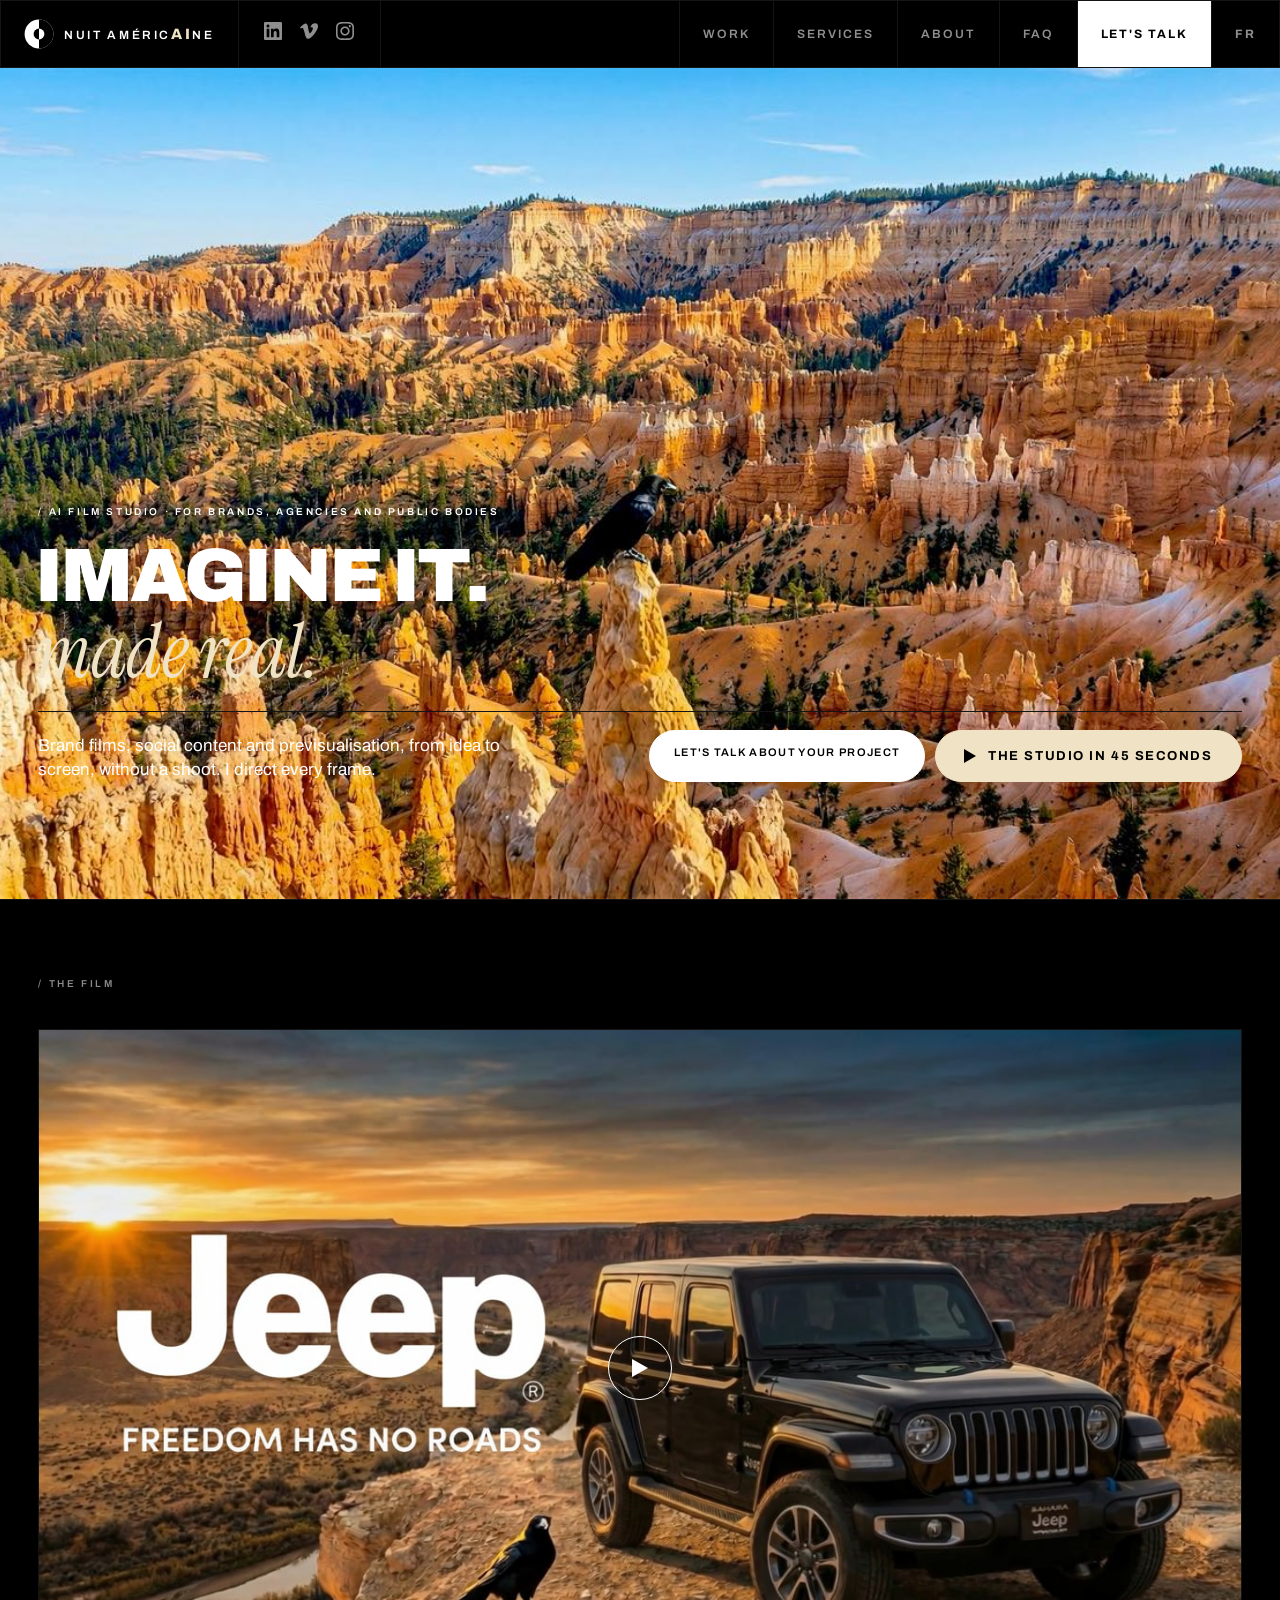
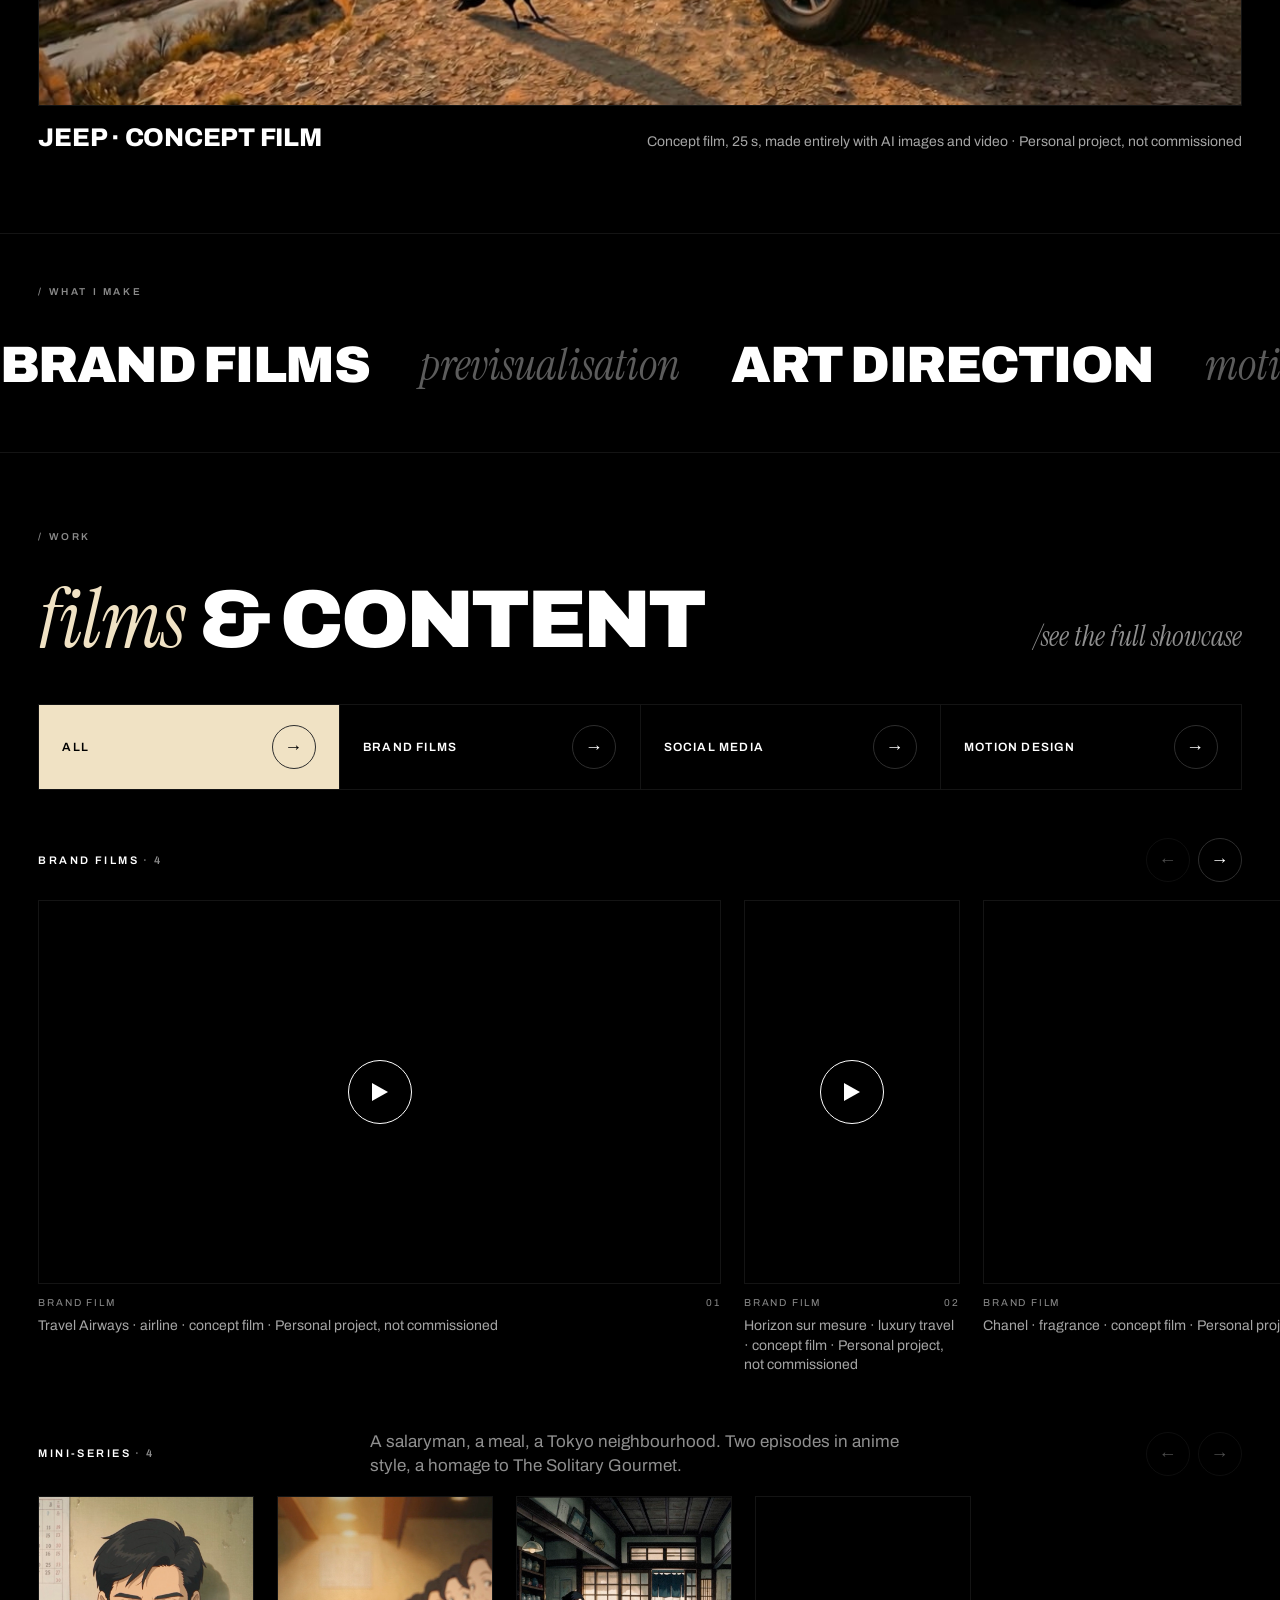
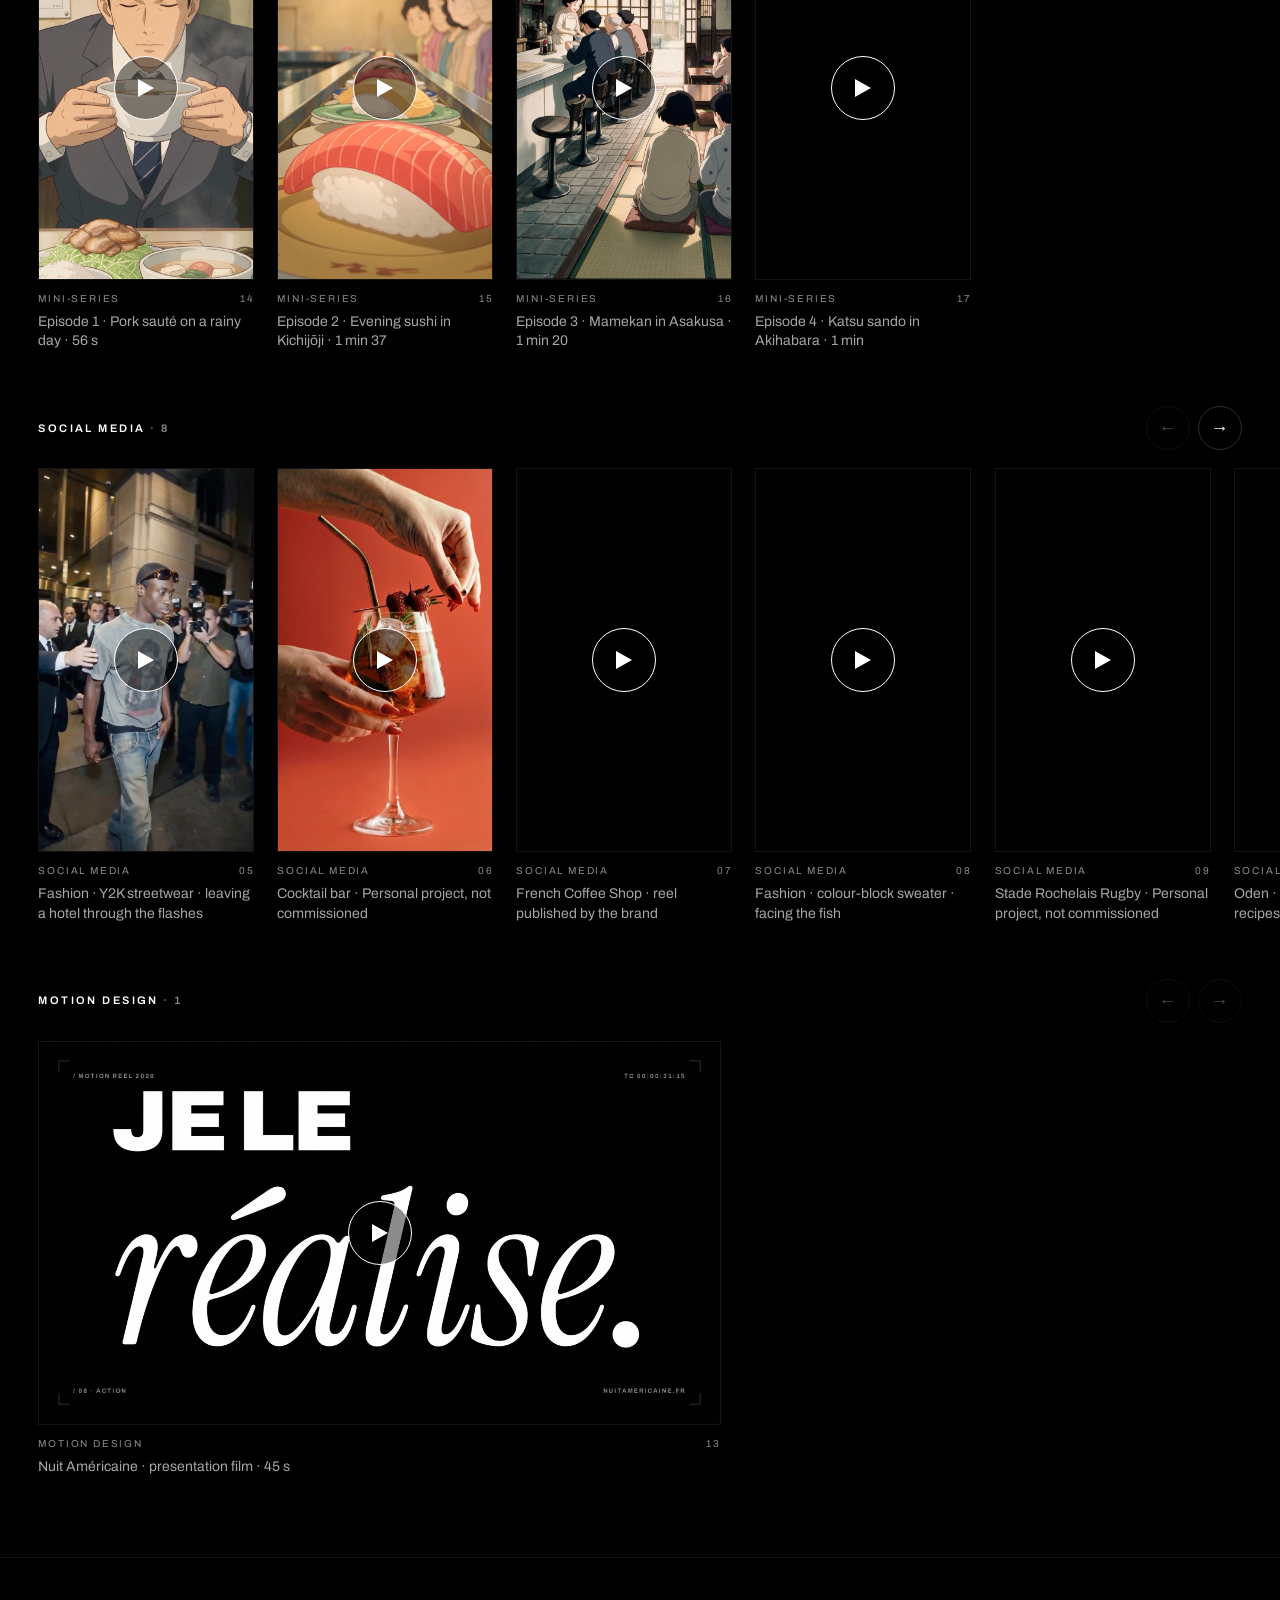
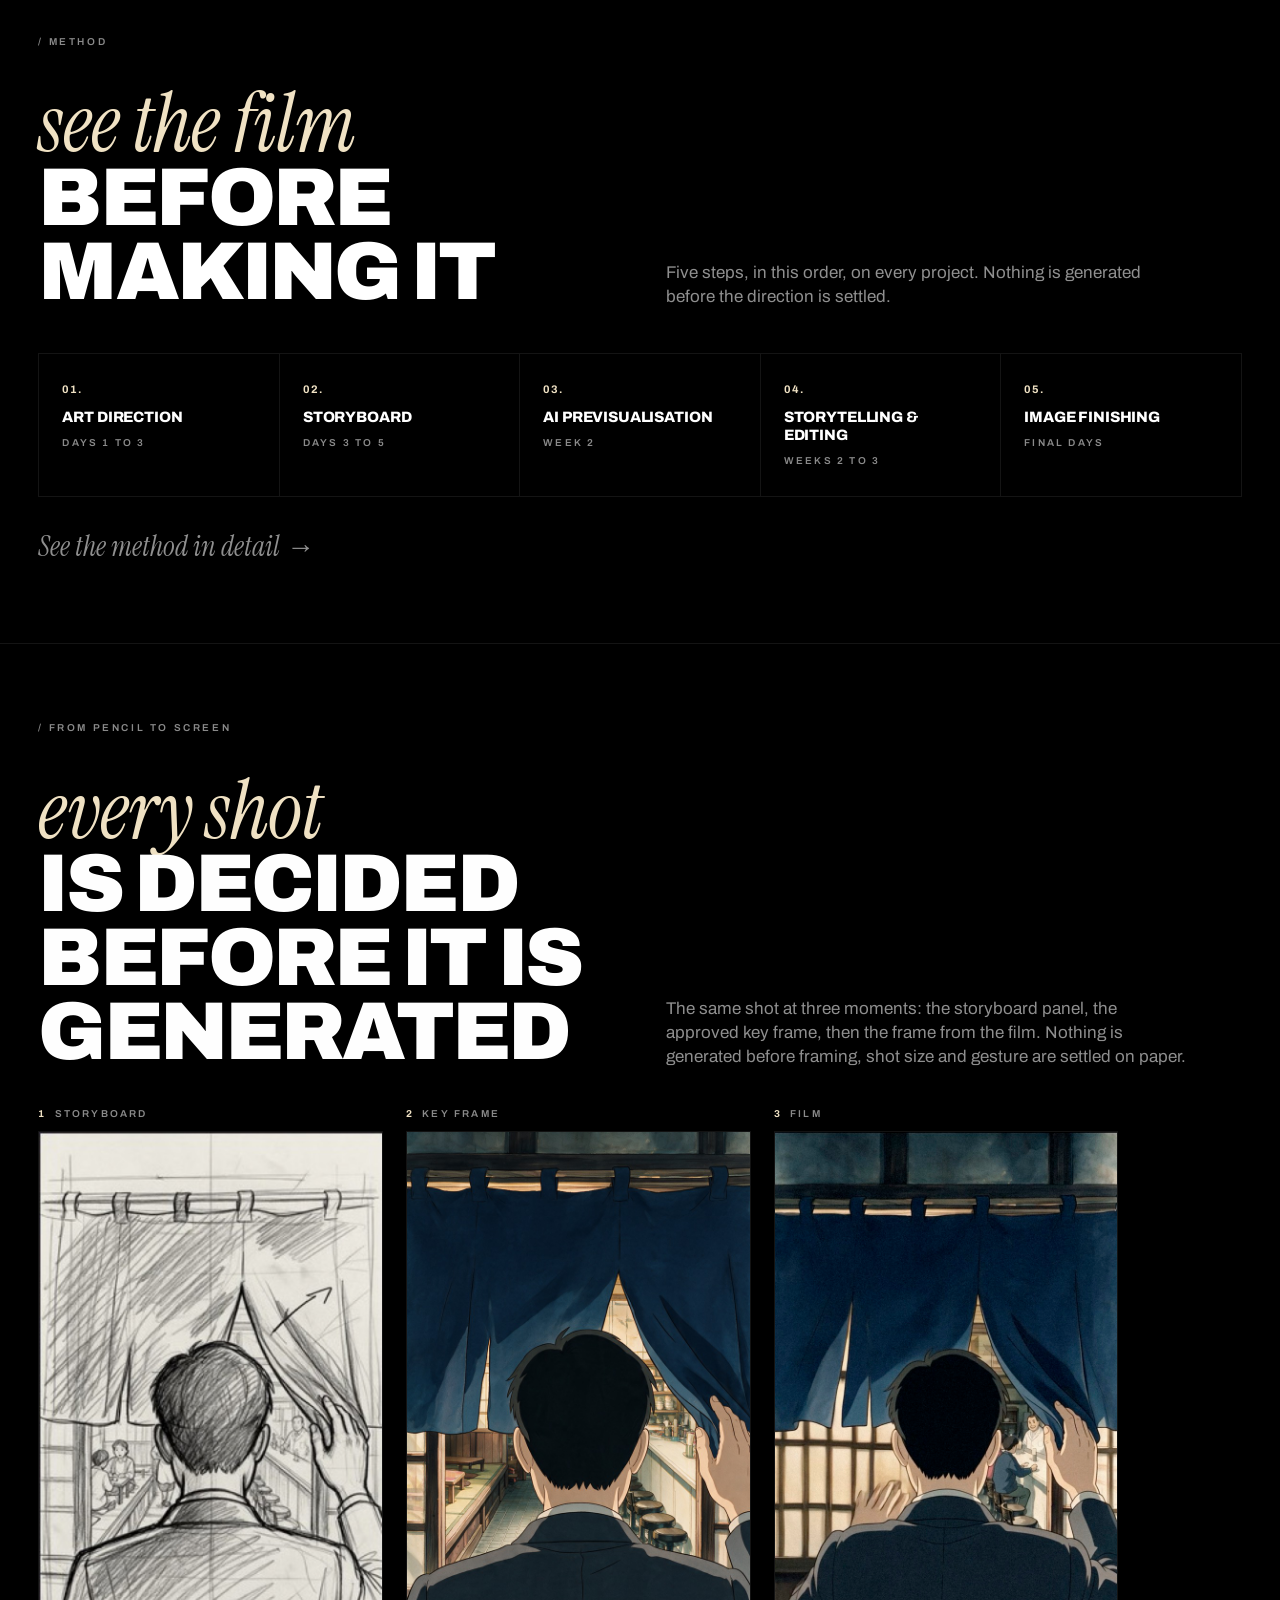
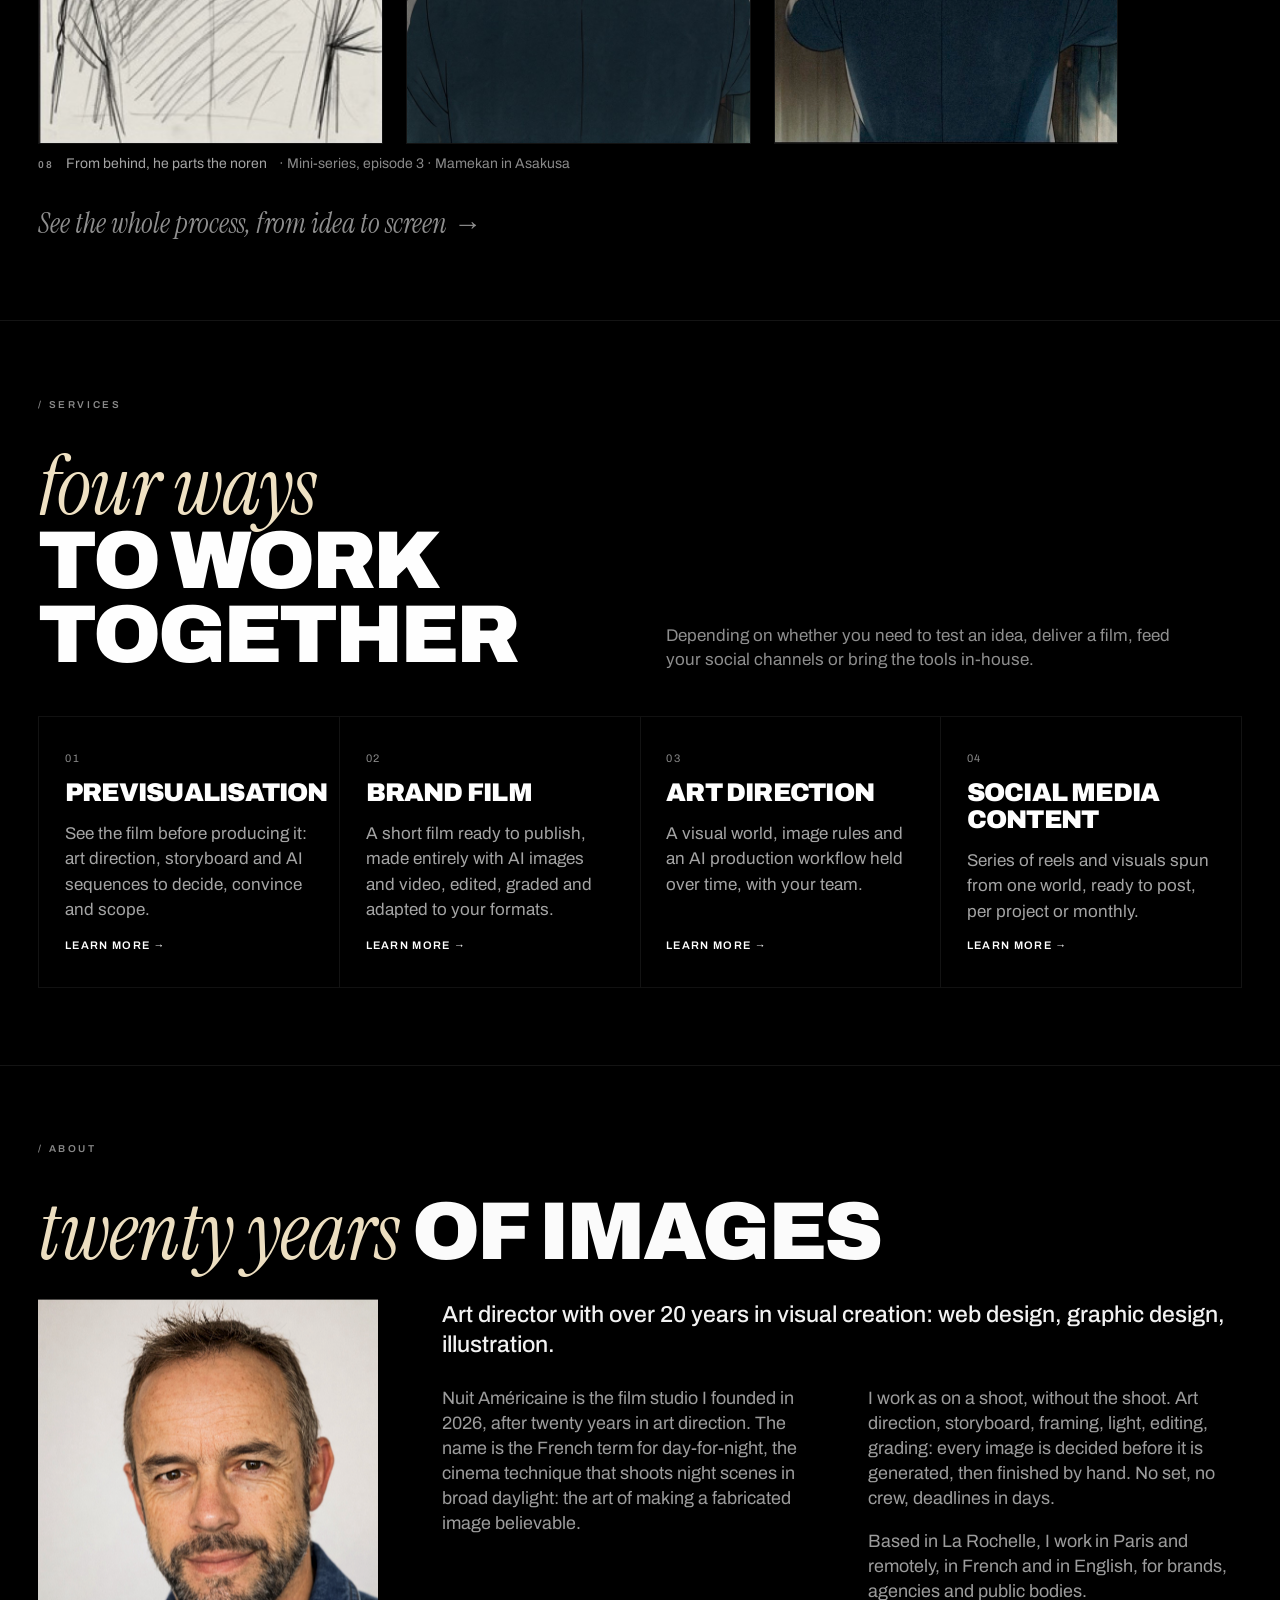
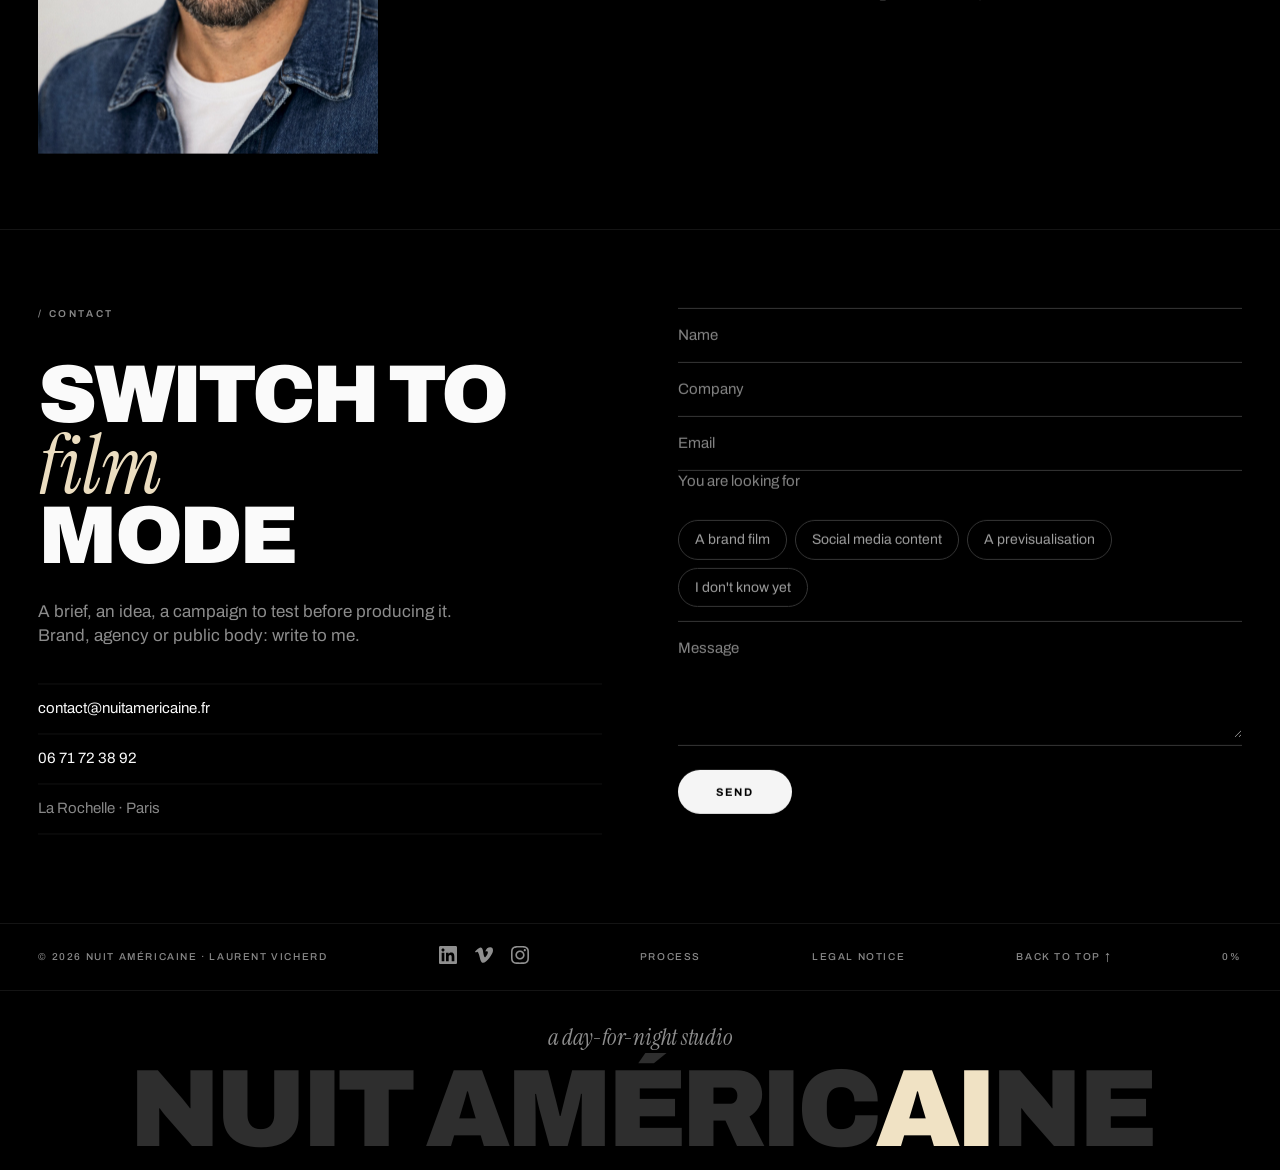
<file: en/index.html>
<!DOCTYPE html><html lang="en" class="no-js"><head><meta charset="utf-8"><meta name="viewport" content="width=device-width, initial-scale=1"><meta name="theme-color" content="#000000"><meta name="author" content="Laurent Vicherd"><script>
      document.documentElement.classList.replace("no-js", "js");
    </script><link rel="icon" href="/favicon.svg" type="image/svg+xml"><link rel="apple-touch-icon" href="/apple-touch-icon.png"><link rel="sitemap" href="/sitemap-index.xml"><link rel="preload" href="/fonts/archivo-latin-wght-normal.woff2" as="font" type="font/woff2" crossorigin><link rel="preload" href="/fonts/instrument-serif-latin-400-italic.woff2" as="font" type="font/woff2" crossorigin><title>Nuit Américaine · AI video studio, by Laurent Vicherd</title><meta name="description" content="Nuit Américaine, an AI video studio in La Rochelle and Paris, led by art director Laurent Vicherd. Brand films, social media content and previsualisation, produced entirely with AI."><link rel="canonical" href="https://nuitamericaine.fr/en/"><meta property="og:type" content="website"><meta property="og:site_name" content="Nuit Américaine · agence de création vidéo IA"><meta property="og:locale" content="en_GB"><link rel="alternate" hreflang="fr" href="https://nuitamericaine.fr/"><link rel="alternate" hreflang="en" href="https://nuitamericaine.fr/en/"><link rel="alternate" hreflang="x-default" href="https://nuitamericaine.fr/"><meta property="og:title" content="Nuit Américaine · AI video studio, by Laurent Vicherd"><meta property="og:description" content="Nuit Américaine, an AI video studio in La Rochelle and Paris, led by art director Laurent Vicherd. Brand films, social media content and previsualisation, produced entirely with AI."><meta property="og:url" content="https://nuitamericaine.fr/en/"><meta property="og:image" content="https://nuitamericaine.fr/images/og-image.jpg"><meta property="og:image:width" content="1200"><meta property="og:image:height" content="630"><meta property="og:image:alt" content="Nuit Américaine, agence de création vidéo IA · Laurent Vicherd, directeur artistique"><meta name="twitter:card" content="summary_large_image"><meta name="twitter:title" content="Nuit Américaine · AI video studio, by Laurent Vicherd"><meta name="twitter:description" content="Nuit Américaine, an AI video studio in La Rochelle and Paris, led by art director Laurent Vicherd. Brand films, social media content and previsualisation, produced entirely with AI."><meta name="twitter:image" content="https://nuitamericaine.fr/images/og-image.jpg"><meta name="twitter:image:alt" content="Nuit Américaine, agence de création vidéo IA · Laurent Vicherd, directeur artistique"><script type="application/ld+json">{"@context":"https://schema.org","@type":["Organization","LocalBusiness"],"@id":"https://nuitamericaine.fr/#organization","name":"Nuit Américaine","alternateName":"Nuit Americaine","url":"https://nuitamericaine.fr","logo":"https://nuitamericaine.fr/icon-512.png","image":"https://nuitamericaine.fr/images/og-image.jpg","description":"Nuit Américaine, an AI video studio in La Rochelle and Paris, led by art director Laurent Vicherd. Brand films, social media content and previsualisation, produced entirely with AI.","email":"contact@nuitamericaine.fr","telephone":"+33671723892","founder":{"@type":"Person","name":"Laurent Vicherd"},"address":{"@type":"PostalAddress","addressLocality":"La Rochelle","addressRegion":"Nouvelle-Aquitaine","addressCountry":"FR"},"areaServed":["La Rochelle","Paris","France","Europe"],"knowsLanguage":["fr","en"],"makesOffer":[{"@type":"Offer","itemOffered":{"@type":"Service","name":"Previsualisation"}},{"@type":"Offer","itemOffered":{"@type":"Service","name":"Brand film"}},{"@type":"Offer","itemOffered":{"@type":"Service","name":"Art direction"}},{"@type":"Offer","itemOffered":{"@type":"Service","name":"Social media content"}}],"sameAs":["https://www.linkedin.com/in/lvicherd/","https://vimeo.com/showcase/12160881","https://www.instagram.com/dreamer.anime/"]}</script><script type="application/ld+json">{"@context":"https://schema.org","@type":"Person","name":"Laurent Vicherd","jobTitle":"Directeur artistique, créateur vidéo IA et réalisateur","description":"Nuit Américaine, an AI video studio in La Rochelle and Paris, led by art director Laurent Vicherd. Brand films, social media content and previsualisation, produced entirely with AI.","url":"https://nuitamericaine.fr","image":"https://nuitamericaine.fr/images/og-image.jpg","email":"mailto:contact@nuitamericaine.fr","telephone":"+33671723892","address":{"@type":"PostalAddress","addressLocality":"La Rochelle","addressRegion":"Nouvelle-Aquitaine","addressCountry":"FR"},"knowsLanguage":[{"@type":"Language","name":"Français","alternateName":"fr"},{"@type":"Language","name":"Anglais","alternateName":"en"}],"knowsAbout":["Direction artistique","Prévisualisation cinématographique","Vidéo générée par IA","Contenus réseaux sociaux","Motion design","Narration visuelle","Colorimétrie"],"worksFor":{"@id":"https://nuitamericaine.fr/#organization"},"sameAs":["https://www.linkedin.com/in/lvicherd/","https://vimeo.com/showcase/12160881","https://www.instagram.com/dreamer.anime/"]}</script><link rel="stylesheet" href="/_astro/Footer.DX5v9vsR.css"><link rel="stylesheet" href="/_astro/Contact.EjF311_7.css"><style>._FJtSol{padding:var(--space-section-y) var(--space-section-x);border-bottom:var(--rule)}._LM-i7o{margin-bottom:var(--space-label);color:var(--c-text-meta);font-size:var(--fs-label-sm);letter-spacing:var(--ls-label-wide);text-transform:uppercase;font-weight:600}._RmPe41{gap:var(--space-gap);grid-template-columns:repeat(auto-fit,minmax(300px,1fr));align-items:end;margin-bottom:clamp(24px,3vw,40px);display:grid}._8kO7ox{max-width:1100px;font-size:var(--fs-h2-alt);letter-spacing:var(--ls-h2);font-weight:900;line-height:var(--lh-display);text-transform:uppercase}._2wJF0M{color:var(--c-accent);font-family:var(--font-serif);letter-spacing:var(--ls-serif);text-transform:lowercase;font-style:italic;font-weight:400}._IzQV4X{max-width:520px;color:var(--c-text-tertiary);font-size:var(--fs-body)}._d57tDG,._WR9BhF{gap:var(--space-gap-sm);grid-template-columns:repeat(3,1fr);max-width:1080px;display:grid}._d57tDG{margin-bottom:10px}._0mjghO{color:var(--c-text-meta);font-size:var(--fs-label-sm);letter-spacing:var(--ls-label);text-transform:uppercase;align-items:baseline;gap:8px;font-weight:600;display:flex}._vVRgnr{color:var(--c-accent);font-weight:700}._5RcgRW{margin:0 0 clamp(24px,3vw,40px)}._5RcgRW:last-of-type{margin-bottom:0}._F-tGew{aspect-ratio:9/16;border:var(--rule);object-fit:cover;background:var(--c-bg);width:100%;height:auto;display:block}._OWI5hS{max-width:1080px;color:var(--c-text-secondary);font-size:var(--fs-xs);flex-wrap:wrap;align-items:baseline;gap:12px;margin-top:10px;display:flex}._y6N9Il{color:var(--c-text-meta);font-size:var(--fs-label-sm);letter-spacing:var(--ls-label-mid);font-weight:600}._9H5wL-{color:var(--c-text-meta)}._SRtATu{color:var(--c-text-tertiary);font-family:var(--font-serif);font-size:var(--fs-showcase-link);transition:color var(--duration-hover) ease;margin-top:clamp(20px,2.4vw,32px);font-style:italic;display:inline-block}._SRtATu:hover,._SRtATu:focus-visible{color:var(--c-accent)}
</style></head><body><a class="skip-link" href="#top">Aller au contenu</a><header class="_wbp8n1"><nav class="_0O6ddc" aria-label="Main navigation"><a class="_5jztdh _KssVgu" href="#top"><svg class="_oegGxY" viewBox="0 0 100 100" aria-hidden="true" focusable="false"><defs><clipPath id="na-h"><rect x="50" y="0" width="50" height="100"></rect></clipPath></defs><circle cx="50" cy="50" r="48" fill="#fff"></circle><circle cx="50" cy="50" r="48" fill="#000" clip-path="url(#na-h)"></circle><circle cx="50" cy="50" r="18" fill="#000"></circle><circle cx="50" cy="50" r="18" fill="#fff" clip-path="url(#na-h)"></circle></svg><span class="_LylGI-">Nuit Améric<span class="_NhfbE0">ai</span>ne</span><span class="visually-hidden">, back to top</span></a><span class="_5jztdh _innQ03"><ul class="_6sXvDL" aria-label="Réseaux et profils"><li><a class="_XAW3bi" href="https://www.linkedin.com/in/lvicherd/" target="_blank" rel="noopener"><svg class="_UkfkSz" viewBox="0 0 24 24" aria-hidden="true" focusable="false"><path fill="currentColor" d="M20.447 20.452h-3.554v-5.569c0-1.328-.027-3.037-1.852-3.037-1.853 0-2.136 1.445-2.136 2.939v5.667H9.351V9h3.414v1.561h.046c.477-.9 1.637-1.85 3.37-1.85 3.601 0 4.267 2.37 4.267 5.455v6.286zM5.337 7.433c-1.144 0-2.063-.926-2.063-2.065 0-1.138.92-2.063 2.063-2.063 1.14 0 2.064.925 2.064 2.063 0 1.139-.925 2.065-2.064 2.065zm1.782 13.019H3.555V9h3.564v11.452zM22.225 0H1.771C.792 0 0 .774 0 1.729v20.542C0 23.227.792 24 1.771 24h20.451C23.2 24 24 23.227 24 22.271V1.729C24 .774 23.2 0 22.222 0h.003z"></path></svg><span class="visually-hidden">LinkedIn</span><span class="visually-hidden">(nouvelle fenêtre)</span></a></li><li><a class="_XAW3bi" href="https://vimeo.com/showcase/12160881" target="_blank" rel="noopener"><svg class="_UkfkSz" viewBox="0 0 24 24" aria-hidden="true" focusable="false"><path fill="currentColor" d="M23.9765 6.4168c-.105 2.338-1.739 5.5429-4.894 9.6088-3.2679 4.247-6.0258 6.3699-8.2898 6.3699-1.409 0-2.578-1.294-3.553-3.881l-1.9179-7.1138c-.719-2.584-1.488-3.878-2.312-3.878-.179 0-.806.378-1.881 1.132l-1.129-1.457a315.06 315.06 0 0 0 3.501-3.1279c1.579-1.368 2.765-2.085 3.554-2.159 1.867-.18 3.016 1.1 3.447 3.838.465 2.953.789 4.789.971 5.507.539 2.45 1.131 3.674 1.776 3.674.502 0 1.256-.796 2.265-2.385 1.004-1.589 1.54-2.797 1.612-3.628.144-1.371-.395-2.061-1.614-2.061-.574 0-1.167.121-1.777.391 1.186-3.868 3.434-5.757 6.762-5.637 2.473.06 3.628 1.664 3.493 4.797l-.013.01z"></path></svg><span class="visually-hidden">Vimeo</span><span class="visually-hidden">(nouvelle fenêtre)</span></a></li><li><a class="_XAW3bi" href="https://www.instagram.com/dreamer.anime/" target="_blank" rel="noopener"><svg class="_UkfkSz" viewBox="0 0 24 24" aria-hidden="true" focusable="false"><path fill="currentColor" d="M12 0C8.74 0 8.333.015 7.053.072 5.775.132 4.905.333 4.14.63c-.789.306-1.459.717-2.126 1.384S.935 3.35.63 4.14C.333 4.905.131 5.775.072 7.053.012 8.333 0 8.74 0 12s.015 3.667.072 4.947c.06 1.277.261 2.148.558 2.913.306.788.717 1.459 1.384 2.126.667.666 1.336 1.079 2.126 1.384.766.296 1.636.499 2.913.558C8.333 23.988 8.74 24 12 24s3.667-.015 4.947-.072c1.277-.06 2.148-.262 2.913-.558.788-.306 1.459-.718 2.126-1.384.666-.667 1.079-1.335 1.384-2.126.296-.765.499-1.636.558-2.913.06-1.28.072-1.687.072-4.947s-.015-3.667-.072-4.947c-.06-1.277-.262-2.149-.558-2.913-.306-.789-.718-1.459-1.384-2.126C21.319 1.347 20.651.935 19.86.63c-.765-.297-1.636-.499-2.913-.558C15.667.012 15.26 0 12 0zm0 2.16c3.203 0 3.585.016 4.85.071 1.17.055 1.805.249 2.227.415.562.217.96.477 1.382.896.419.42.679.819.896 1.381.164.422.36 1.057.413 2.227.057 1.266.07 1.646.07 4.85s-.015 3.585-.074 4.85c-.061 1.17-.256 1.805-.421 2.227-.224.562-.479.96-.899 1.382-.419.419-.824.679-1.38.896-.42.164-1.065.36-2.235.413-1.274.057-1.649.07-4.859.07-3.211 0-3.586-.015-4.859-.074-1.171-.061-1.816-.256-2.236-.421-.569-.224-.96-.479-1.379-.899-.421-.419-.69-.824-.9-1.38-.165-.42-.359-1.065-.42-2.235-.045-1.26-.061-1.649-.061-4.844 0-3.196.016-3.586.061-4.861.061-1.17.255-1.814.42-2.234.21-.57.479-.96.9-1.381.419-.419.81-.689 1.379-.898.42-.166 1.051-.361 2.221-.421 1.275-.045 1.65-.06 4.859-.06l.045.03zm0 3.678c-3.405 0-6.162 2.76-6.162 6.162 0 3.405 2.76 6.162 6.162 6.162 3.405 0 6.162-2.76 6.162-6.162 0-3.405-2.76-6.162-6.162-6.162zM12 16c-2.21 0-4-1.79-4-4s1.79-4 4-4 4 1.79 4 4-1.79 4-4 4zm7.846-10.405c0 .795-.646 1.44-1.44 1.44-.795 0-1.44-.646-1.44-1.44 0-.794.646-1.439 1.44-1.439.793-.001 1.44.645 1.44 1.439z"></path></svg><span class="visually-hidden">Instagram</span><span class="visually-hidden">(nouvelle fenêtre)</span></a></li></ul></span><span class="_5jztdh _wGS1Yd" aria-hidden="true"></span><span class="_5jztdh _672JQn"><a class="_-FFBN1" href="#projets">Work</a></span><span class="_5jztdh _672JQn"><a class="_-FFBN1" href="/en/services">Services</a></span><span class="_5jztdh _672JQn"><a class="_-FFBN1" href="#apropos">About</a></span><span class="_5jztdh _672JQn"><a class="_-FFBN1" href="/en/services#faq">FAQ</a></span><span class="_5jztdh _gAZI0k"><a class="_b3pAGg" href="#contact">Let&#39;s talk</a></span><span class="_5jztdh _28Ge5Y"><a class="_ID6BMH" href="/" lang="fr" hreflang="fr">FR</a></span></nav></header><main><section class="_EOciAQ" id="top"><div class="_E2s0Wj" aria-hidden="true"><video class="_4njW0q" data-hero-video poster="/images/hero-poster.jpg" muted loop playsinline preload="metadata" tabindex="-1"><source src="/videos/hero.mp4" type="video/mp4"></video></div><p class="_DRItm-" data-reveal>/ AI film studio · for brands, agencies and public bodies</p><h1 class="_-aDW0U" data-reveal>Imagine it.<br><span class="_s-t-P8">made real.</span></h1><div class="_HkXryt" data-reveal><p class="_ezBkP9">Brand films, social content and previsualisation, from idea to screen, without a shoot. I direct every frame.</p><div class="_1n6pRi"><a class="_N9rGZK _R1KWrd" href="#contact">Let&#39;s talk about your project</a><a class="_N9rGZK _MfQy-w" href="#film-studio" data-play-studio><svg class="_RhfrwD" width="12" height="14" viewBox="0 0 12 14" fill="currentColor" aria-hidden="true"><path d="M0 0L12 7L0 14Z"></path></svg>The studio in 45 seconds</a></div></div></section><section class="_SEMcE3" aria-labelledby="film-titre"><p class="_TMqPRM" data-reveal>/ The film</p><div class="_PsSI9Y" data-reveal><button class="_bNBcaM" type="button" data-video-facade data-video-id="1176150664" data-video-title="Jeep · concept film" aria-label="Play film Jeep · concept film on Vimeo"><img class="_WXocgA" src="/images/posters/video-04.jpg" alt="Opening frame of the Jeep concept film: a 4x4 on the edge of a canyon at sunset." width="1280" height="720" decoding="async"><span class="_K4FplE" aria-hidden="true"><svg width="16" height="18" viewBox="0 0 16 18" fill="currentColor"><path d="M0 0L16 9L0 18Z"></path></svg></span></button><noscript><a class="_5IlY3P" href="https://vimeo.com/1176150664" target="_blank" rel="noopener"><img class="_WXocgA" src="/images/posters/video-04.jpg" alt="Opening frame of the Jeep concept film: a 4x4 on the edge of a canyon at sunset." width="1280" height="720"><span class="_lrZxmO">Vimeo ↗</span></a></noscript></div><div class="_QE5AT4" data-reveal><h2 class="_oQU0Nr" id="film-titre">Jeep · concept film</h2><p class="_DXHihj">Concept film, 25 s, made entirely with AI images and video · Personal project, not commissioned</p></div></section><section class="_0sg8S0" aria-label="What I make"><p class="_gAsKgn">/ What I make</p><div class="_cw5gLJ"><div class="_ScFVD5"><span class="_ceEhWp">Brand films</span><span class="_aMwuZ1">previsualisation</span><span class="_ceEhWp">Art direction</span><span class="_aMwuZ1">motion design</span><span class="_ceEhWp">Visual storytelling</span><span class="_aMwuZ1">colour grading</span><span class="_ceEhWp">Social media content</span><span class="_aMwuZ1">reels &amp; series</span></div><div class="_ScFVD5" aria-hidden="true"><span class="_ceEhWp">Brand films</span><span class="_aMwuZ1">previsualisation</span><span class="_ceEhWp">Art direction</span><span class="_aMwuZ1">motion design</span><span class="_ceEhWp">Visual storytelling</span><span class="_aMwuZ1">colour grading</span><span class="_ceEhWp">Social media content</span><span class="_aMwuZ1">reels &amp; series</span></div></div></section><section class="_XnP-DE" id="projets" data-projects><p class="_xaM4bd" data-reveal>/ Work</p><div class="_LKcLnQ" data-reveal><h2 class="_h4AxAI"><span class="_HndAAG">films</span> &amp; content</h2><a class="_Z-y7u-" href="https://vimeo.com/showcase/12160881" target="_blank" rel="noopener">/see the full showcase <span class="visually-hidden">(new window)</span></a></div><ul class="ruled-grid _-sAWyq" aria-label="Filter the work by category" data-reveal><li class="ruled-cell _ffMfDf"><button class="_nqh50D" type="button" data-filter="tous" data-filter-label="All" aria-pressed="true"><span>All</span><span class="_gTnR7n" aria-hidden="true">→</span></button></li><li class="ruled-cell _ffMfDf"><button class="_nqh50D" type="button" data-filter="films-de-marque" data-filter-label="Brand films" aria-pressed="false"><span>Brand films</span><span class="_gTnR7n" aria-hidden="true">→</span></button></li><li class="ruled-cell _ffMfDf"><button class="_nqh50D" type="button" data-filter="reseaux-sociaux" data-filter-label="Social media" aria-pressed="false"><span>Social media</span><span class="_gTnR7n" aria-hidden="true">→</span></button></li><li class="ruled-cell _ffMfDf"><button class="_nqh50D" type="button" data-filter="motion-design" data-filter-label="Motion design" aria-pressed="false"><span>Motion design</span><span class="_gTnR7n" aria-hidden="true">→</span></button></li></ul><p class="visually-hidden" data-filter-status aria-live="polite"></p><div class="_xYwr3K" data-carousel data-reveal><div class="_NORXC7"><p class="_hjZiLB" id="bandeau-films">Brand films<span class="_Fj1w9S" aria-hidden="true"> · 4</span></p><div class="_FFjGPI"><button class="_gTnR7n" type="button" data-carousel-prev aria-label="Brand films : previous">←</button><button class="_gTnR7n" type="button" data-carousel-next aria-label="Brand films : next">→</button></div></div><div class="_KVOR9C" data-carousel-track tabindex="0" role="region" aria-labelledby="bandeau-films"><div data-categories="films-de-marque" data-orientation="landscape"><div class="_p1DOcI"><button class="_bNBcaM" type="button" data-video-facade data-video-id="1174697975" data-video-title="Travel Airways · concept film" aria-label="Play Brand film 01 on Vimeo"><img class="_WXocgA" src="/images/posters/video-01.jpg" alt="Opening frame of the Travel Airways concept film." width="1280" height="720" loading="lazy" decoding="async"><span class="_K4FplE" aria-hidden="true"><svg width="16" height="18" viewBox="0 0 16 18" fill="currentColor"><path d="M0 0L16 9L0 18Z"></path></svg></span></button><noscript><a class="_5IlY3P" href="https://vimeo.com/1174697975" target="_blank" rel="noopener"><img class="_WXocgA" src="/images/posters/video-01.jpg" alt="Opening frame of the Travel Airways concept film." width="1280" height="720"><span class="_lrZxmO">Play Brand film 01 on Vimeo ↗</span></a></noscript></div><p class="_GtajoO"><span>Brand film</span><span>01</span></p><p class="_srpc16">Travel Airways · airline · concept film · Personal project, not commissioned</p></div><div data-categories="films-de-marque" data-orientation="portrait"><div class="_p1DOcI _r8mpt8"><button class="_bNBcaM" type="button" data-video-facade data-video-id="1174701593" data-video-title="Horizon sur mesure · luxury travel, concept film" aria-label="Play Brand film 02 on Vimeo"><img class="_WXocgA" src="/images/posters/video-02.jpg" alt="A couple sitting in front of the blue domes of Santorini, above the sea." width="720" height="1280" loading="lazy" decoding="async"><span class="_K4FplE" aria-hidden="true"><svg width="16" height="18" viewBox="0 0 16 18" fill="currentColor"><path d="M0 0L16 9L0 18Z"></path></svg></span></button><noscript><a class="_5IlY3P" href="https://vimeo.com/1174701593" target="_blank" rel="noopener"><img class="_WXocgA" src="/images/posters/video-02.jpg" alt="A couple sitting in front of the blue domes of Santorini, above the sea." width="720" height="1280"><span class="_lrZxmO">Play Brand film 02 on Vimeo ↗</span></a></noscript></div><p class="_GtajoO"><span>Brand film</span><span>02</span></p><p class="_srpc16">Horizon sur mesure · luxury travel · concept film · Personal project, not commissioned</p></div><div data-categories="films-de-marque" data-orientation="landscape"><div class="_p1DOcI"><button class="_bNBcaM" type="button" data-video-facade data-video-id="1189665061" data-video-title="Chanel · fragrance, concept film" aria-label="Play Brand film 03 on Vimeo"><img class="_WXocgA" src="/images/posters/video-03.jpg" alt="Opening frame of the fragrance concept film." width="1280" height="720" loading="lazy" decoding="async"><span class="_K4FplE" aria-hidden="true"><svg width="16" height="18" viewBox="0 0 16 18" fill="currentColor"><path d="M0 0L16 9L0 18Z"></path></svg></span></button><noscript><a class="_5IlY3P" href="https://vimeo.com/1189665061" target="_blank" rel="noopener"><img class="_WXocgA" src="/images/posters/video-03.jpg" alt="Opening frame of the fragrance concept film." width="1280" height="720"><span class="_lrZxmO">Play Brand film 03 on Vimeo ↗</span></a></noscript></div><p class="_GtajoO"><span>Brand film</span><span>03</span></p><p class="_srpc16">Chanel · fragrance · concept film · Personal project, not commissioned</p></div><div data-categories="films-de-marque" data-orientation="landscape"><div class="_p1DOcI"><button class="_bNBcaM" type="button" data-video-facade data-video-id="1176150664" data-video-title="Jeep · concept film" aria-label="Play Brand film 04 on Vimeo"><img class="_WXocgA" src="/images/posters/video-04.jpg" alt="Opening frame of the Jeep concept film." width="1280" height="720" loading="lazy" decoding="async"><span class="_K4FplE" aria-hidden="true"><svg width="16" height="18" viewBox="0 0 16 18" fill="currentColor"><path d="M0 0L16 9L0 18Z"></path></svg></span></button><noscript><a class="_5IlY3P" href="https://vimeo.com/1176150664" target="_blank" rel="noopener"><img class="_WXocgA" src="/images/posters/video-04.jpg" alt="Opening frame of the Jeep concept film." width="1280" height="720"><span class="_lrZxmO">Play Brand film 04 on Vimeo ↗</span></a></noscript></div><p class="_GtajoO"><span>Brand film</span><span>04</span></p><p class="_srpc16">Jeep · automotive · concept film · Personal project, not commissioned</p></div></div></div><div class="_xYwr3K" id="film-serie" data-carousel data-reveal><div class="_NORXC7"><p class="_hjZiLB" id="bandeau-serie">Mini-series<span class="_Fj1w9S" aria-hidden="true"> · 4</span></p><p class="_D--mUl">A salaryman, a meal, a Tokyo neighbourhood. Two episodes in anime style, a homage to The Solitary Gourmet.</p><div class="_FFjGPI"><button class="_gTnR7n" type="button" data-carousel-prev aria-label="Mini-series : previous">←</button><button class="_gTnR7n" type="button" data-carousel-next aria-label="Mini-series : next">→</button></div></div><div class="_KVOR9C" data-carousel-track tabindex="0" role="region" aria-labelledby="bandeau-serie"><div data-categories="reseaux-sociaux" data-orientation="portrait"><div class="_p1DOcI _r8mpt8"><button class="_bNBcaM" type="button" data-video-facade data-video-src="/videos/serie/serie-01-porc-saute.mp4" data-video-title="Episode 1 · Pork sauté on a rainy day" aria-label="Play the video “Episode 1 · Pork sauté on a rainy day · 56 s”"><img class="_WXocgA" src="/images/posters/serie-01-porc-saute.jpg" alt="A man in a suit, eyes closed, holds a steaming bowl with both hands in a small diner, anime style." width="720" height="1280" loading="lazy" decoding="async"><span class="_K4FplE" aria-hidden="true"><svg width="16" height="18" viewBox="0 0 16 18" fill="currentColor"><path d="M0 0L16 9L0 18Z"></path></svg></span></button><noscript><a class="_5IlY3P" href="/videos/serie/serie-01-porc-saute.mp4" target="_blank" rel="noopener"><img class="_WXocgA" src="/images/posters/serie-01-porc-saute.jpg" alt="A man in a suit, eyes closed, holds a steaming bowl with both hands in a small diner, anime style." width="720" height="1280"><span class="_lrZxmO">Play the video “Episode 1 · Pork sauté on a rainy day · 56 s” ↗</span></a></noscript></div><p class="_GtajoO"><span>Mini-series</span><span>14</span></p><p class="_srpc16">Episode 1 · Pork sauté on a rainy day · 56 s</p></div><div data-categories="reseaux-sociaux" data-orientation="portrait"><div class="_p1DOcI _r8mpt8"><button class="_bNBcaM" type="button" data-video-facade data-video-src="/videos/serie/serie-02-sushi-kichijoji.mp4" data-video-title="Episode 2 · Evening sushi in Kichijōji" aria-label="Play the video “Episode 2 · Evening sushi in Kichijōji · 1 min 37”"><img class="_WXocgA" src="/images/posters/serie-02-sushi-kichijoji.jpg" alt="Tuna and salmon sushi glide past on a conveyor belt, anime style." width="720" height="1280" loading="lazy" decoding="async"><span class="_K4FplE" aria-hidden="true"><svg width="16" height="18" viewBox="0 0 16 18" fill="currentColor"><path d="M0 0L16 9L0 18Z"></path></svg></span></button><noscript><a class="_5IlY3P" href="/videos/serie/serie-02-sushi-kichijoji.mp4" target="_blank" rel="noopener"><img class="_WXocgA" src="/images/posters/serie-02-sushi-kichijoji.jpg" alt="Tuna and salmon sushi glide past on a conveyor belt, anime style." width="720" height="1280"><span class="_lrZxmO">Play the video “Episode 2 · Evening sushi in Kichijōji · 1 min 37” ↗</span></a></noscript></div><p class="_GtajoO"><span>Mini-series</span><span>15</span></p><p class="_srpc16">Episode 2 · Evening sushi in Kichijōji · 1 min 37</p></div><div data-categories="reseaux-sociaux" data-orientation="portrait"><div class="_p1DOcI _r8mpt8"><button class="_bNBcaM" type="button" data-video-facade data-video-src="/videos/serie/serie-03-mamekan-asakusa.mp4" data-video-title="Episode 3 · Mamekan in Asakusa" aria-label="Play the video “Episode 3 · Mamekan in Asakusa · 1 min 20”"><img class="_WXocgA" src="/images/posters/serie-03-mamekan-asakusa.jpg" alt="Kenji seated at the counter of an Asakusa sweet shop, anime style." width="720" height="1280" loading="lazy" decoding="async"><span class="_K4FplE" aria-hidden="true"><svg width="16" height="18" viewBox="0 0 16 18" fill="currentColor"><path d="M0 0L16 9L0 18Z"></path></svg></span></button><noscript><a class="_5IlY3P" href="/videos/serie/serie-03-mamekan-asakusa.mp4" target="_blank" rel="noopener"><img class="_WXocgA" src="/images/posters/serie-03-mamekan-asakusa.jpg" alt="Kenji seated at the counter of an Asakusa sweet shop, anime style." width="720" height="1280"><span class="_lrZxmO">Play the video “Episode 3 · Mamekan in Asakusa · 1 min 20” ↗</span></a></noscript></div><p class="_GtajoO"><span>Mini-series</span><span>16</span></p><p class="_srpc16">Episode 3 · Mamekan in Asakusa · 1 min 20</p></div><div data-categories="reseaux-sociaux" data-orientation="portrait"><div class="_p1DOcI _r8mpt8"><button class="_bNBcaM" type="button" data-video-facade data-video-src="/videos/serie/serie-04-katsu-sando-akihabara.mp4" data-video-title="Episode 4 · Katsu sando in Akihabara" aria-label="Play the video “Episode 4 · Katsu sando in Akihabara · 1 min”"><img class="_WXocgA" src="/images/posters/serie-04-katsu-sando-akihabara.jpg" alt="Kenji bites into a katsu sando on a bench behind Akihabara station, anime style." width="720" height="1280" loading="lazy" decoding="async"><span class="_K4FplE" aria-hidden="true"><svg width="16" height="18" viewBox="0 0 16 18" fill="currentColor"><path d="M0 0L16 9L0 18Z"></path></svg></span></button><noscript><a class="_5IlY3P" href="/videos/serie/serie-04-katsu-sando-akihabara.mp4" target="_blank" rel="noopener"><img class="_WXocgA" src="/images/posters/serie-04-katsu-sando-akihabara.jpg" alt="Kenji bites into a katsu sando on a bench behind Akihabara station, anime style." width="720" height="1280"><span class="_lrZxmO">Play the video “Episode 4 · Katsu sando in Akihabara · 1 min” ↗</span></a></noscript></div><p class="_GtajoO"><span>Mini-series</span><span>17</span></p><p class="_srpc16">Episode 4 · Katsu sando in Akihabara · 1 min</p></div></div></div><div class="_xYwr3K" data-carousel data-reveal><div class="_NORXC7"><p class="_hjZiLB" id="bandeau-reels">Social media<span class="_Fj1w9S" aria-hidden="true"> · 8</span></p><div class="_FFjGPI"><button class="_gTnR7n" type="button" data-carousel-prev aria-label="Social media : previous">←</button><button class="_gTnR7n" type="button" data-carousel-next aria-label="Social media : next">→</button></div></div><div class="_KVOR9C" data-carousel-track tabindex="0" role="region" aria-labelledby="bandeau-reels"><div data-categories="reseaux-sociaux" data-orientation="portrait"><div class="_p1DOcI _r8mpt8"><button class="_bNBcaM" type="button" data-video-facade data-video-src="/videos/reels/reel-mode-flashs.mp4" data-video-title="Fashion · out through the flashes" aria-label="Play the video “Fashion · Y2K streetwear · leaving a hotel through the flashes”"><img class="_WXocgA" src="/images/posters/reel-mode-flashs.jpg" alt="A young man in a vintage tee walks through a wall of photographers outside a hotel at night." width="720" height="1280" loading="lazy" decoding="async"><span class="_K4FplE" aria-hidden="true"><svg width="16" height="18" viewBox="0 0 16 18" fill="currentColor"><path d="M0 0L16 9L0 18Z"></path></svg></span></button><noscript><a class="_5IlY3P" href="/videos/reels/reel-mode-flashs.mp4" target="_blank" rel="noopener"><img class="_WXocgA" src="/images/posters/reel-mode-flashs.jpg" alt="A young man in a vintage tee walks through a wall of photographers outside a hotel at night." width="720" height="1280"><span class="_lrZxmO">Play the video “Fashion · Y2K streetwear · leaving a hotel through the flashes” ↗</span></a></noscript></div><p class="_GtajoO"><span>Social media</span><span>05</span></p><p class="_srpc16">Fashion · Y2K streetwear · leaving a hotel through the flashes</p></div><div data-categories="reseaux-sociaux" data-orientation="portrait"><div class="_p1DOcI _r8mpt8"><button class="_bNBcaM" type="button" data-video-facade data-video-src="/videos/reels/reel-bar-cocktails.mp4" data-video-title="Cocktail bar · vertical reel" aria-label="Play the video “Cocktail bar · Personal project, not commissioned”"><img class="_WXocgA" src="/images/posters/reel-bar-cocktails.jpg" alt="A hand drops raspberries onto a cocktail, red background." width="720" height="1280" loading="lazy" decoding="async"><span class="_K4FplE" aria-hidden="true"><svg width="16" height="18" viewBox="0 0 16 18" fill="currentColor"><path d="M0 0L16 9L0 18Z"></path></svg></span></button><noscript><a class="_5IlY3P" href="/videos/reels/reel-bar-cocktails.mp4" target="_blank" rel="noopener"><img class="_WXocgA" src="/images/posters/reel-bar-cocktails.jpg" alt="A hand drops raspberries onto a cocktail, red background." width="720" height="1280"><span class="_lrZxmO">Play the video “Cocktail bar · Personal project, not commissioned” ↗</span></a></noscript></div><p class="_GtajoO"><span>Social media</span><span>06</span></p><p class="_srpc16">Cocktail bar · Personal project, not commissioned</p></div><div data-categories="reseaux-sociaux" data-orientation="portrait"><div class="_p1DOcI _r8mpt8"><button class="_bNBcaM" type="button" data-video-facade data-video-src="/videos/reels/reel-french-coffee-shop.mp4" data-video-title="French Coffee Shop · vertical reel" aria-label="Play the video “French Coffee Shop · reel published by the brand”"><img class="_WXocgA" src="/images/posters/reel-french-coffee-shop.jpg" alt="Steam from a coffee cup draws a shape in the half-light." width="720" height="1280" loading="lazy" decoding="async"><span class="_K4FplE" aria-hidden="true"><svg width="16" height="18" viewBox="0 0 16 18" fill="currentColor"><path d="M0 0L16 9L0 18Z"></path></svg></span></button><noscript><a class="_5IlY3P" href="/videos/reels/reel-french-coffee-shop.mp4" target="_blank" rel="noopener"><img class="_WXocgA" src="/images/posters/reel-french-coffee-shop.jpg" alt="Steam from a coffee cup draws a shape in the half-light." width="720" height="1280"><span class="_lrZxmO">Play the video “French Coffee Shop · reel published by the brand” ↗</span></a></noscript></div><p class="_GtajoO"><span>Social media</span><span>07</span></p><p class="_srpc16">French Coffee Shop · reel published by the brand</p></div><div data-categories="reseaux-sociaux" data-orientation="portrait"><div class="_p1DOcI _r8mpt8"><button class="_bNBcaM" type="button" data-video-facade data-video-src="/videos/reels/reel-mode-aquarium.mp4" data-video-title="Fashion · the aquarium" aria-label="Play the video “Fashion · colour-block sweater · facing the fish”"><img class="_WXocgA" src="/images/posters/reel-mode-aquarium.jpg" alt="A young man in a cap and striped sweater stands in front of a large blue aquarium." width="720" height="1280" loading="lazy" decoding="async"><span class="_K4FplE" aria-hidden="true"><svg width="16" height="18" viewBox="0 0 16 18" fill="currentColor"><path d="M0 0L16 9L0 18Z"></path></svg></span></button><noscript><a class="_5IlY3P" href="/videos/reels/reel-mode-aquarium.mp4" target="_blank" rel="noopener"><img class="_WXocgA" src="/images/posters/reel-mode-aquarium.jpg" alt="A young man in a cap and striped sweater stands in front of a large blue aquarium." width="720" height="1280"><span class="_lrZxmO">Play the video “Fashion · colour-block sweater · facing the fish” ↗</span></a></noscript></div><p class="_GtajoO"><span>Social media</span><span>08</span></p><p class="_srpc16">Fashion · colour-block sweater · facing the fish</p></div><div data-categories="reseaux-sociaux" data-orientation="portrait"><div class="_p1DOcI _r8mpt8"><button class="_bNBcaM" type="button" data-video-facade data-video-src="/videos/reels/reel-stade-rochelais.mp4" data-video-title="Stade Rochelais Rugby · vertical reel" aria-label="Play the video “Stade Rochelais Rugby · Personal project, not commissioned”"><img class="_WXocgA" src="/images/posters/reel-stade-rochelais.jpg" alt="A rugby ball on the harbour quay, surrounded by light." width="720" height="1280" loading="lazy" decoding="async"><span class="_K4FplE" aria-hidden="true"><svg width="16" height="18" viewBox="0 0 16 18" fill="currentColor"><path d="M0 0L16 9L0 18Z"></path></svg></span></button><noscript><a class="_5IlY3P" href="/videos/reels/reel-stade-rochelais.mp4" target="_blank" rel="noopener"><img class="_WXocgA" src="/images/posters/reel-stade-rochelais.jpg" alt="A rugby ball on the harbour quay, surrounded by light." width="720" height="1280"><span class="_lrZxmO">Play the video “Stade Rochelais Rugby · Personal project, not commissioned” ↗</span></a></noscript></div><p class="_GtajoO"><span>Social media</span><span>09</span></p><p class="_srpc16">Stade Rochelais Rugby · Personal project, not commissioned</p></div><div data-categories="reseaux-sociaux" data-orientation="portrait"><div class="_p1DOcI _r8mpt8"><button class="_bNBcaM" type="button" data-video-facade data-video-src="/videos/reels/reel-japan-oden.mp4" data-video-title="Oden · Japan Culture series, episode 1" aria-label="Play the video “Oden · Japan Culture series, 12 recipes in anime style”"><img class="_WXocgA" src="/images/posters/reel-japan-oden.jpg" alt="A steaming bowl of oden, drawn in anime style." width="720" height="1280" loading="lazy" decoding="async"><span class="_K4FplE" aria-hidden="true"><svg width="16" height="18" viewBox="0 0 16 18" fill="currentColor"><path d="M0 0L16 9L0 18Z"></path></svg></span></button><noscript><a class="_5IlY3P" href="/videos/reels/reel-japan-oden.mp4" target="_blank" rel="noopener"><img class="_WXocgA" src="/images/posters/reel-japan-oden.jpg" alt="A steaming bowl of oden, drawn in anime style." width="720" height="1280"><span class="_lrZxmO">Play the video “Oden · Japan Culture series, 12 recipes in anime style” ↗</span></a></noscript></div><p class="_GtajoO"><span>Social media</span><span>10</span></p><p class="_srpc16">Oden · Japan Culture series, 12 recipes in anime style</p></div><div data-categories="reseaux-sociaux" data-orientation="portrait"><div class="_p1DOcI _r8mpt8"><button class="_bNBcaM" type="button" data-video-facade data-video-src="/videos/reels/reel-japan-gyoza.mp4" data-video-title="Gyoza · Japan Culture series, episode 2" aria-label="Play the video “Gyoza · Japan Culture series, 12 recipes in anime style”"><img class="_WXocgA" src="/images/posters/reel-japan-gyoza.jpg" alt="Golden gyoza arranged in a circle on a plate, anime style." width="720" height="1280" loading="lazy" decoding="async"><span class="_K4FplE" aria-hidden="true"><svg width="16" height="18" viewBox="0 0 16 18" fill="currentColor"><path d="M0 0L16 9L0 18Z"></path></svg></span></button><noscript><a class="_5IlY3P" href="/videos/reels/reel-japan-gyoza.mp4" target="_blank" rel="noopener"><img class="_WXocgA" src="/images/posters/reel-japan-gyoza.jpg" alt="Golden gyoza arranged in a circle on a plate, anime style." width="720" height="1280"><span class="_lrZxmO">Play the video “Gyoza · Japan Culture series, 12 recipes in anime style” ↗</span></a></noscript></div><p class="_GtajoO"><span>Social media</span><span>11</span></p><p class="_srpc16">Gyoza · Japan Culture series, 12 recipes in anime style</p></div><div data-categories="reseaux-sociaux" data-orientation="portrait"><div class="_p1DOcI _r8mpt8"><button class="_bNBcaM" type="button" data-video-facade data-video-src="/videos/reels/reel-japan-tamagoyaki.mp4" data-video-title="Tamagoyaki · Japan Culture series, episode 3" aria-label="Play the video “Tamagoyaki · Japan Culture series, 12 recipes in anime style”"><img class="_WXocgA" src="/images/posters/reel-japan-tamagoyaki.jpg" alt="A sliced tamagoyaki omelette on a board, anime style." width="720" height="1280" loading="lazy" decoding="async"><span class="_K4FplE" aria-hidden="true"><svg width="16" height="18" viewBox="0 0 16 18" fill="currentColor"><path d="M0 0L16 9L0 18Z"></path></svg></span></button><noscript><a class="_5IlY3P" href="/videos/reels/reel-japan-tamagoyaki.mp4" target="_blank" rel="noopener"><img class="_WXocgA" src="/images/posters/reel-japan-tamagoyaki.jpg" alt="A sliced tamagoyaki omelette on a board, anime style." width="720" height="1280"><span class="_lrZxmO">Play the video “Tamagoyaki · Japan Culture series, 12 recipes in anime style” ↗</span></a></noscript></div><p class="_GtajoO"><span>Social media</span><span>12</span></p><p class="_srpc16">Tamagoyaki · Japan Culture series, 12 recipes in anime style</p></div></div></div><div class="_xYwr3K" id="film-studio" data-carousel data-reveal><div class="_NORXC7"><p class="_hjZiLB" id="bandeau-motion">Motion design<span class="_Fj1w9S" aria-hidden="true"> · 1</span></p><div class="_FFjGPI"><button class="_gTnR7n" type="button" data-carousel-prev aria-label="Motion design : previous">←</button><button class="_gTnR7n" type="button" data-carousel-next aria-label="Motion design : next">→</button></div></div><div class="_KVOR9C" data-carousel-track tabindex="0" role="region" aria-labelledby="bandeau-motion"><div data-categories="motion-design" data-orientation="landscape"><div class="_p1DOcI"><button class="_bNBcaM" type="button" data-video-facade data-video-src="/videos/motion/nuit-americaine-film-45s.mp4" data-video-title="Nuit Américaine · presentation film" aria-label="Play the video “Nuit Américaine · presentation film · 45 s”"><img class="_WXocgA" src="/images/posters/motion-nuit-americaine.jpg" alt="White type on a black background: Je le réalise." width="1280" height="720" loading="lazy" decoding="async"><span class="_K4FplE" aria-hidden="true"><svg width="16" height="18" viewBox="0 0 16 18" fill="currentColor"><path d="M0 0L16 9L0 18Z"></path></svg></span></button><noscript><a class="_5IlY3P" href="/videos/motion/nuit-americaine-film-45s.mp4" target="_blank" rel="noopener"><img class="_WXocgA" src="/images/posters/motion-nuit-americaine.jpg" alt="White type on a black background: Je le réalise." width="1280" height="720"><span class="_lrZxmO">Play the video “Nuit Américaine · presentation film · 45 s” ↗</span></a></noscript></div><p class="_GtajoO"><span>Motion design</span><span>13</span></p><p class="_srpc16">Nuit Américaine · presentation film · 45 s</p></div></div></div></section><section class="_0W0ZS0" id="methode"><p class="_lt0dad" data-reveal>/ Method</p><div class="_y2cVPi" data-reveal><h2 class="_LZNLwN"><span class="_40UCkI">see the film</span><br>before making it</h2><p class="_OAiyo9">Five steps, in this order, on every project. Nothing is generated before the direction is settled.</p></div><ol class="ruled-grid _Nz42IX" data-reveal><li class="ruled-cell _tTGAeN"><span class="_V7Di-e" aria-hidden="true">01.</span><h3 class="_7Nm3Qq">Art direction</h3><p class="_7YDfqR">Days 1 to 3</p></li><li class="ruled-cell _tTGAeN"><span class="_V7Di-e" aria-hidden="true">02.</span><h3 class="_7Nm3Qq">Storyboard</h3><p class="_7YDfqR">Days 3 to 5</p></li><li class="ruled-cell _tTGAeN"><span class="_V7Di-e" aria-hidden="true">03.</span><h3 class="_7Nm3Qq">AI previsualisation</h3><p class="_7YDfqR">Week 2</p></li><li class="ruled-cell _tTGAeN"><span class="_V7Di-e" aria-hidden="true">04.</span><h3 class="_7Nm3Qq">Storytelling &amp; editing</h3><p class="_7YDfqR">Weeks 2 to 3</p></li><li class="ruled-cell _tTGAeN"><span class="_V7Di-e" aria-hidden="true">05.</span><h3 class="_7Nm3Qq">Image finishing</h3><p class="_7YDfqR">Final days</p></li></ol><a class="_zee-TW" href="/en/services#methode" data-reveal>See the method in detail <span aria-hidden="true">→</span></a></section><section class="_FJtSol" id="process"><p class="_LM-i7o" data-reveal>/ From pencil to screen</p><div class="_RmPe41" data-reveal><h2 class="_8kO7ox"><span class="_2wJF0M">every shot</span><br>is decided before it is generated</h2><p class="_IzQV4X">The same shot at three moments: the storyboard panel, the approved key frame, then the frame from the film. Nothing is generated before framing, shot size and gesture are settled on paper.</p></div><div class="_d57tDG" aria-hidden="true"><span class="_0mjghO"><span class="_vVRgnr">1</span>Storyboard</span><span class="_0mjghO"><span class="_vVRgnr">2</span>Key frame</span><span class="_0mjghO"><span class="_vVRgnr">3</span>Film</span></div><figure class="_5RcgRW" data-reveal><div class="_WR9BhF"><img class="_F-tGew" src="/images/process/e3-sb-08.jpg" alt="Storyboard · From behind, he parts the noren" width="720" height="1280" loading="lazy" decoding="async"><img class="_F-tGew" src="/images/process/e3-08-image-cle.jpg" alt="Key frame · From behind, he parts the noren" width="720" height="1280" loading="lazy" decoding="async"><img class="_F-tGew" src="/images/process/e3-08-film.jpg" alt="Film · From behind, he parts the noren" width="720" height="1280" loading="lazy" decoding="async"></div><figcaption class="_OWI5hS"><span class="_y6N9Il">08</span>From behind, he parts the noren<span class="_9H5wL-"> · Mini-series, episode 3 · Mamekan in Asakusa</span></figcaption></figure><a class="_SRtATu" href="/en/process" data-reveal>See the whole process, from idea to screen <span aria-hidden="true">→</span></a></section><section class="_C8Rw5n" id="offres"><p class="_BL6vp3" data-reveal>/ Services</p><div class="_FjNcQD" data-reveal><h2 class="_rzcH4T"><span class="_td9NYU">four ways</span><br>to work together</h2><p class="_o4b-FV">Depending on whether you need to test an idea, deliver a film, feed your social channels or bring the tools in-house.</p></div><ul class="ruled-grid _1bD15R" data-reveal><li class="ruled-cell _NCXDlY"><span class="_ABTskn">01</span><h3 class="_prDx4O">Previsualisation</h3><p class="_Dk1xOA">See the film before producing it: art direction, storyboard and AI sequences to decide, convince and scope.</p><a class="_N-cUX2" href="/en/services#offre-01">Learn more <span aria-hidden="true">→</span><span class="visually-hidden">: Previsualisation</span></a></li><li class="ruled-cell _NCXDlY"><span class="_ABTskn">02</span><h3 class="_prDx4O">Brand film</h3><p class="_Dk1xOA">A short film ready to publish, made entirely with AI images and video, edited, graded and adapted to your formats.</p><a class="_N-cUX2" href="/en/services#offre-02">Learn more <span aria-hidden="true">→</span><span class="visually-hidden">: Brand film</span></a></li><li class="ruled-cell _NCXDlY"><span class="_ABTskn">03</span><h3 class="_prDx4O">Art direction</h3><p class="_Dk1xOA">A visual world, image rules and an AI production workflow held over time, with your team.</p><a class="_N-cUX2" href="/en/services#offre-03">Learn more <span aria-hidden="true">→</span><span class="visually-hidden">: Art direction</span></a></li><li class="ruled-cell _NCXDlY"><span class="_ABTskn">04</span><h3 class="_prDx4O">Social media content</h3><p class="_Dk1xOA">Series of reels and visuals spun from one world, ready to post, per project or monthly.</p><a class="_N-cUX2" href="/en/services#offre-04">Learn more <span aria-hidden="true">→</span><span class="visually-hidden">: Social media content</span></a></li></ul></section><section class="_8NB1g2" id="apropos"><p class="_hoVuet" data-reveal>/ About</p><h2 class="_fFT4yi" data-reveal><span class="_Nkcx4z">twenty years</span> of images</h2><div class="_LEgo6w"><img class="_n4HQYo" src="/images/portrait-laurent-vicherd.jpg" alt="Portrait of Laurent Vicherd, art director and AI video creator." width="1200" height="1600" loading="lazy" decoding="async" data-reveal><div class="_BIxaWP" data-reveal><p class="_nbNr-g">Art director with over 20 years in visual creation: web design, graphic design, illustration.</p><div class="_GEBCJz"><p>Nuit Américaine is the film studio I founded in 2026, after twenty years in art direction. The name is the French term for day-for-night, the cinema technique that shoots night scenes in broad daylight: the art of making a fabricated image believable.</p><p>I work as on a shoot, without the shoot. Art direction, storyboard, framing, light, editing, grading: every image is decided before it is generated, then finished by hand. No set, no crew, deadlines in days.</p><p>Based in La Rochelle, I work in Paris and remotely, in French and in English, for brands, agencies and public bodies.</p></div></div></div></section><section class="_61Mlmp" id="contact"><div class="_Hgjl9Q"><div data-reveal><p class="_nDpXAk">/ Contact</p><h2 class="_CF7DfU">Switch to<br><span class="_dVA9Wy">film</span><br>mode</h2><p class="_mYt2Lb">A brief, an idea, a campaign to test before producing it. Brand, agency or public body: write to me.</p><ul class="_EVA3NF"><li class="_EZ3P9N"><a class="_drObLh" href="mailto:contact@nuitamericaine.fr">contact@nuitamericaine.fr</a></li><li class="_EZ3P9N"><a class="_drObLh" href="tel:+33671723892">06 71 72 38 92</a></li><li class="_EZ3P9N _2bRRdD">La Rochelle · Paris</li></ul></div><form class="_b9TcPX" name="contact" method="POST" action="https://formsubmit.co/contact@nuitamericaine.fr" data-contact-form data-endpoint="https://formsubmit.co/ajax/contact@nuitamericaine.fr" data-reveal><input type="hidden" name="_subject" value="New message via nuitamericaine.fr"><input type="hidden" name="_template" value="table"><input type="hidden" name="_next" value="https://nuitamericaine.fr/en/thanks"><p hidden><label>Leave this field empty:<input name="_honey" tabindex="-1" autocomplete="off"></label></p><label class="_hpuJq4"><span class="visually-hidden">Name (required)</span><input class="_HBfIiU" type="text" name="nom" placeholder="Name" required autocomplete="name"></label><label class="_hpuJq4"><span class="visually-hidden">Company (optional)</span><input class="_HBfIiU" type="text" name="entreprise" placeholder="Company" autocomplete="organization"></label><label class="_hpuJq4"><span class="visually-hidden">Email (required)</span><input class="_HBfIiU" type="email" name="email" placeholder="Email" required autocomplete="email"></label><fieldset class="_3fZSYD"><legend class="_wsdWBY">You are looking for</legend><label class="_gzvtdI"><input class="_QhaSu6" type="radio" name="besoin" value="A brand film"><span class="_lmDdSO">A brand film</span></label><label class="_gzvtdI"><input class="_QhaSu6" type="radio" name="besoin" value="Social media content"><span class="_lmDdSO">Social media content</span></label><label class="_gzvtdI"><input class="_QhaSu6" type="radio" name="besoin" value="A previsualisation"><span class="_lmDdSO">A previsualisation</span></label><label class="_gzvtdI"><input class="_QhaSu6" type="radio" name="besoin" value="I don't know yet"><span class="_lmDdSO">I don&#39;t know yet</span></label></fieldset><label class="_hpuJq4"><span class="visually-hidden">Message (optional)</span><textarea class="_uN2Vqv" name="message" placeholder="Message" rows="4"></textarea></label><button class="_Qo8jYx" type="submit">Send</button><p class="_5e-Rt5" data-form-note aria-live="polite"></p></form></div></section></main><footer class="_I47BEq"><p>© 2026 Nuit Américaine · Laurent Vicherd</p><ul class="_6sXvDL" aria-label="Réseaux et profils"><li><a class="_XAW3bi" href="https://www.linkedin.com/in/lvicherd/" target="_blank" rel="noopener"><svg class="_UkfkSz" viewBox="0 0 24 24" aria-hidden="true" focusable="false"><path fill="currentColor" d="M20.447 20.452h-3.554v-5.569c0-1.328-.027-3.037-1.852-3.037-1.853 0-2.136 1.445-2.136 2.939v5.667H9.351V9h3.414v1.561h.046c.477-.9 1.637-1.85 3.37-1.85 3.601 0 4.267 2.37 4.267 5.455v6.286zM5.337 7.433c-1.144 0-2.063-.926-2.063-2.065 0-1.138.92-2.063 2.063-2.063 1.14 0 2.064.925 2.064 2.063 0 1.139-.925 2.065-2.064 2.065zm1.782 13.019H3.555V9h3.564v11.452zM22.225 0H1.771C.792 0 0 .774 0 1.729v20.542C0 23.227.792 24 1.771 24h20.451C23.2 24 24 23.227 24 22.271V1.729C24 .774 23.2 0 22.222 0h.003z"></path></svg><span class="visually-hidden">LinkedIn</span><span class="visually-hidden">(nouvelle fenêtre)</span></a></li><li><a class="_XAW3bi" href="https://vimeo.com/showcase/12160881" target="_blank" rel="noopener"><svg class="_UkfkSz" viewBox="0 0 24 24" aria-hidden="true" focusable="false"><path fill="currentColor" d="M23.9765 6.4168c-.105 2.338-1.739 5.5429-4.894 9.6088-3.2679 4.247-6.0258 6.3699-8.2898 6.3699-1.409 0-2.578-1.294-3.553-3.881l-1.9179-7.1138c-.719-2.584-1.488-3.878-2.312-3.878-.179 0-.806.378-1.881 1.132l-1.129-1.457a315.06 315.06 0 0 0 3.501-3.1279c1.579-1.368 2.765-2.085 3.554-2.159 1.867-.18 3.016 1.1 3.447 3.838.465 2.953.789 4.789.971 5.507.539 2.45 1.131 3.674 1.776 3.674.502 0 1.256-.796 2.265-2.385 1.004-1.589 1.54-2.797 1.612-3.628.144-1.371-.395-2.061-1.614-2.061-.574 0-1.167.121-1.777.391 1.186-3.868 3.434-5.757 6.762-5.637 2.473.06 3.628 1.664 3.493 4.797l-.013.01z"></path></svg><span class="visually-hidden">Vimeo</span><span class="visually-hidden">(nouvelle fenêtre)</span></a></li><li><a class="_XAW3bi" href="https://www.instagram.com/dreamer.anime/" target="_blank" rel="noopener"><svg class="_UkfkSz" viewBox="0 0 24 24" aria-hidden="true" focusable="false"><path fill="currentColor" d="M12 0C8.74 0 8.333.015 7.053.072 5.775.132 4.905.333 4.14.63c-.789.306-1.459.717-2.126 1.384S.935 3.35.63 4.14C.333 4.905.131 5.775.072 7.053.012 8.333 0 8.74 0 12s.015 3.667.072 4.947c.06 1.277.261 2.148.558 2.913.306.788.717 1.459 1.384 2.126.667.666 1.336 1.079 2.126 1.384.766.296 1.636.499 2.913.558C8.333 23.988 8.74 24 12 24s3.667-.015 4.947-.072c1.277-.06 2.148-.262 2.913-.558.788-.306 1.459-.718 2.126-1.384.666-.667 1.079-1.335 1.384-2.126.296-.765.499-1.636.558-2.913.06-1.28.072-1.687.072-4.947s-.015-3.667-.072-4.947c-.06-1.277-.262-2.149-.558-2.913-.306-.789-.718-1.459-1.384-2.126C21.319 1.347 20.651.935 19.86.63c-.765-.297-1.636-.499-2.913-.558C15.667.012 15.26 0 12 0zm0 2.16c3.203 0 3.585.016 4.85.071 1.17.055 1.805.249 2.227.415.562.217.96.477 1.382.896.419.42.679.819.896 1.381.164.422.36 1.057.413 2.227.057 1.266.07 1.646.07 4.85s-.015 3.585-.074 4.85c-.061 1.17-.256 1.805-.421 2.227-.224.562-.479.96-.899 1.382-.419.419-.824.679-1.38.896-.42.164-1.065.36-2.235.413-1.274.057-1.649.07-4.859.07-3.211 0-3.586-.015-4.859-.074-1.171-.061-1.816-.256-2.236-.421-.569-.224-.96-.479-1.379-.899-.421-.419-.69-.824-.9-1.38-.165-.42-.359-1.065-.42-2.235-.045-1.26-.061-1.649-.061-4.844 0-3.196.016-3.586.061-4.861.061-1.17.255-1.814.42-2.234.21-.57.479-.96.9-1.381.419-.419.81-.689 1.379-.898.42-.166 1.051-.361 2.221-.421 1.275-.045 1.65-.06 4.859-.06l.045.03zm0 3.678c-3.405 0-6.162 2.76-6.162 6.162 0 3.405 2.76 6.162 6.162 6.162 3.405 0 6.162-2.76 6.162-6.162 0-3.405-2.76-6.162-6.162-6.162zM12 16c-2.21 0-4-1.79-4-4s1.79-4 4-4 4 1.79 4 4-1.79 4-4 4zm7.846-10.405c0 .795-.646 1.44-1.44 1.44-.795 0-1.44-.646-1.44-1.44 0-.794.646-1.439 1.44-1.439.793-.001 1.44.645 1.44 1.439z"></path></svg><span class="visually-hidden">Instagram</span><span class="visually-hidden">(nouvelle fenêtre)</span></a></li></ul><a class="_WpsWel" href="/en/process">Process</a><a class="_WpsWel" href="/mentions-legales">Legal notice</a><a class="_WpsWel" href="#top">Back to top ↑</a><p class="_1yeQLV" data-scroll-progress aria-hidden="true">0%</p></footer><p class="_KU-rw1" lang="en">a day-for-night studio</p><div class="_2ynTal" aria-hidden="true"><span class="_caEzy4">Nuit Améric<span class="_GaaWOv">ai</span>ne</span></div><script type="application/ld+json">{"@context":"https://schema.org","@type":"ItemList","name":"Films and content by Nuit Américaine","itemListElement":[{"@type":"ListItem","position":1,"item":{"@type":"VideoObject","position":1,"name":"Travel Airways · concept film","description":"Travel Airways · airline · concept film","thumbnailUrl":["https://nuitamericaine.fr/images/posters/video-01.jpg"],"uploadDate":"2026-09-14","duration":"PT16S","embedUrl":"https://player.vimeo.com/video/1174697975","inLanguage":"en","author":{"@type":"Person","name":"Laurent Vicherd"},"publisher":{"@id":"https://nuitamericaine.fr/#organization"}}},{"@type":"ListItem","position":2,"item":{"@type":"VideoObject","position":2,"name":"Horizon sur mesure · luxury travel, concept film","description":"Horizon sur mesure · luxury travel · concept film","thumbnailUrl":["https://nuitamericaine.fr/images/posters/video-02.jpg"],"uploadDate":"2026-09-14","duration":"PT1M12S","embedUrl":"https://player.vimeo.com/video/1174701593","inLanguage":"en","author":{"@type":"Person","name":"Laurent Vicherd"},"publisher":{"@id":"https://nuitamericaine.fr/#organization"}}},{"@type":"ListItem","position":3,"item":{"@type":"VideoObject","position":3,"name":"Chanel · fragrance, concept film","description":"Chanel · fragrance · concept film","thumbnailUrl":["https://nuitamericaine.fr/images/posters/video-03.jpg"],"uploadDate":"2026-09-14","duration":"PT47S","embedUrl":"https://player.vimeo.com/video/1189665061","inLanguage":"en","author":{"@type":"Person","name":"Laurent Vicherd"},"publisher":{"@id":"https://nuitamericaine.fr/#organization"}}},{"@type":"ListItem","position":4,"item":{"@type":"VideoObject","position":4,"name":"Jeep · concept film","description":"Jeep · automotive · concept film","thumbnailUrl":["https://nuitamericaine.fr/images/posters/video-04.jpg"],"uploadDate":"2026-09-14","duration":"PT25S","embedUrl":"https://player.vimeo.com/video/1176150664","inLanguage":"en","author":{"@type":"Person","name":"Laurent Vicherd"},"publisher":{"@id":"https://nuitamericaine.fr/#organization"}}},{"@type":"ListItem","position":5,"item":{"@type":"VideoObject","position":5,"name":"Episode 1 · Pork sauté on a rainy day","description":"Episode 1 · Pork sauté on a rainy day · 56 s","thumbnailUrl":["https://nuitamericaine.fr/images/posters/serie-01-porc-saute.jpg"],"uploadDate":"2026-10-13","duration":"PT56S","contentUrl":"https://nuitamericaine.fr/videos/serie/serie-01-porc-saute.mp4","inLanguage":"en","author":{"@type":"Person","name":"Laurent Vicherd"},"publisher":{"@id":"https://nuitamericaine.fr/#organization"}}},{"@type":"ListItem","position":6,"item":{"@type":"VideoObject","position":6,"name":"Episode 2 · Evening sushi in Kichijōji","description":"Episode 2 · Evening sushi in Kichijōji · 1 min 37","thumbnailUrl":["https://nuitamericaine.fr/images/posters/serie-02-sushi-kichijoji.jpg"],"uploadDate":"2026-10-19","duration":"PT1M37S","contentUrl":"https://nuitamericaine.fr/videos/serie/serie-02-sushi-kichijoji.mp4","inLanguage":"en","author":{"@type":"Person","name":"Laurent Vicherd"},"publisher":{"@id":"https://nuitamericaine.fr/#organization"}}},{"@type":"ListItem","position":7,"item":{"@type":"VideoObject","position":7,"name":"Episode 3 · Mamekan in Asakusa","description":"Episode 3 · Mamekan in Asakusa · 1 min 20","thumbnailUrl":["https://nuitamericaine.fr/images/posters/serie-03-mamekan-asakusa.jpg"],"uploadDate":"2026-10-24","duration":"PT1M20S","contentUrl":"https://nuitamericaine.fr/videos/serie/serie-03-mamekan-asakusa.mp4","inLanguage":"en","author":{"@type":"Person","name":"Laurent Vicherd"},"publisher":{"@id":"https://nuitamericaine.fr/#organization"}}},{"@type":"ListItem","position":8,"item":{"@type":"VideoObject","position":8,"name":"Episode 4 · Katsu sando in Akihabara","description":"Episode 4 · Katsu sando in Akihabara · 1 min","thumbnailUrl":["https://nuitamericaine.fr/images/posters/serie-04-katsu-sando-akihabara.jpg"],"uploadDate":"2026-11-01","duration":"PT1M0S","contentUrl":"https://nuitamericaine.fr/videos/serie/serie-04-katsu-sando-akihabara.mp4","inLanguage":"en","author":{"@type":"Person","name":"Laurent Vicherd"},"publisher":{"@id":"https://nuitamericaine.fr/#organization"}}},{"@type":"ListItem","position":9,"item":{"@type":"VideoObject","position":9,"name":"Fashion · out through the flashes","description":"Fashion · Y2K streetwear · leaving a hotel through the flashes","thumbnailUrl":["https://nuitamericaine.fr/images/posters/reel-mode-flashs.jpg"],"uploadDate":"2026-09-17","duration":"PT14S","contentUrl":"https://nuitamericaine.fr/videos/reels/reel-mode-flashs.mp4","inLanguage":"en","author":{"@type":"Person","name":"Laurent Vicherd"},"publisher":{"@id":"https://nuitamericaine.fr/#organization"}}},{"@type":"ListItem","position":10,"item":{"@type":"VideoObject","position":10,"name":"Cocktail bar · vertical reel","description":"Cocktail bar","thumbnailUrl":["https://nuitamericaine.fr/images/posters/reel-bar-cocktails.jpg"],"uploadDate":"2026-09-12","duration":"PT9S","contentUrl":"https://nuitamericaine.fr/videos/reels/reel-bar-cocktails.mp4","inLanguage":"en","author":{"@type":"Person","name":"Laurent Vicherd"},"publisher":{"@id":"https://nuitamericaine.fr/#organization"}}},{"@type":"ListItem","position":11,"item":{"@type":"VideoObject","position":11,"name":"French Coffee Shop · vertical reel","description":"French Coffee Shop · reel published by the brand","thumbnailUrl":["https://nuitamericaine.fr/images/posters/reel-french-coffee-shop.jpg"],"uploadDate":"2026-09-12","duration":"PT9S","contentUrl":"https://nuitamericaine.fr/videos/reels/reel-french-coffee-shop.mp4","inLanguage":"en","author":{"@type":"Person","name":"Laurent Vicherd"},"publisher":{"@id":"https://nuitamericaine.fr/#organization"}}},{"@type":"ListItem","position":12,"item":{"@type":"VideoObject","position":12,"name":"Fashion · the aquarium","description":"Fashion · colour-block sweater · facing the fish","thumbnailUrl":["https://nuitamericaine.fr/images/posters/reel-mode-aquarium.jpg"],"uploadDate":"2026-09-17","duration":"PT12S","contentUrl":"https://nuitamericaine.fr/videos/reels/reel-mode-aquarium.mp4","inLanguage":"en","author":{"@type":"Person","name":"Laurent Vicherd"},"publisher":{"@id":"https://nuitamericaine.fr/#organization"}}},{"@type":"ListItem","position":13,"item":{"@type":"VideoObject","position":13,"name":"Stade Rochelais Rugby · vertical reel","description":"Stade Rochelais Rugby","thumbnailUrl":["https://nuitamericaine.fr/images/posters/reel-stade-rochelais.jpg"],"uploadDate":"2026-09-12","duration":"PT10S","contentUrl":"https://nuitamericaine.fr/videos/reels/reel-stade-rochelais.mp4","inLanguage":"en","author":{"@type":"Person","name":"Laurent Vicherd"},"publisher":{"@id":"https://nuitamericaine.fr/#organization"}}},{"@type":"ListItem","position":14,"item":{"@type":"VideoObject","position":14,"name":"Oden · Japan Culture series, episode 1","description":"Oden · Japan Culture series, 12 recipes in anime style","thumbnailUrl":["https://nuitamericaine.fr/images/posters/reel-japan-oden.jpg"],"uploadDate":"2026-09-12","duration":"PT30S","contentUrl":"https://nuitamericaine.fr/videos/reels/reel-japan-oden.mp4","inLanguage":"en","author":{"@type":"Person","name":"Laurent Vicherd"},"publisher":{"@id":"https://nuitamericaine.fr/#organization"}}},{"@type":"ListItem","position":15,"item":{"@type":"VideoObject","position":15,"name":"Gyoza · Japan Culture series, episode 2","description":"Gyoza · Japan Culture series, 12 recipes in anime style","thumbnailUrl":["https://nuitamericaine.fr/images/posters/reel-japan-gyoza.jpg"],"uploadDate":"2026-09-12","duration":"PT30S","contentUrl":"https://nuitamericaine.fr/videos/reels/reel-japan-gyoza.mp4","inLanguage":"en","author":{"@type":"Person","name":"Laurent Vicherd"},"publisher":{"@id":"https://nuitamericaine.fr/#organization"}}},{"@type":"ListItem","position":16,"item":{"@type":"VideoObject","position":16,"name":"Tamagoyaki · Japan Culture series, episode 3","description":"Tamagoyaki · Japan Culture series, 12 recipes in anime style","thumbnailUrl":["https://nuitamericaine.fr/images/posters/reel-japan-tamagoyaki.jpg"],"uploadDate":"2026-09-12","duration":"PT30S","contentUrl":"https://nuitamericaine.fr/videos/reels/reel-japan-tamagoyaki.mp4","inLanguage":"en","author":{"@type":"Person","name":"Laurent Vicherd"},"publisher":{"@id":"https://nuitamericaine.fr/#organization"}}},{"@type":"ListItem","position":17,"item":{"@type":"VideoObject","position":17,"name":"Nuit Américaine · presentation film","description":"Nuit Américaine · presentation film · 45 s","thumbnailUrl":["https://nuitamericaine.fr/images/posters/motion-nuit-americaine.jpg"],"uploadDate":"2026-10-08","duration":"PT45S","contentUrl":"https://nuitamericaine.fr/videos/motion/nuit-americaine-film-45s.mp4","inLanguage":"en","author":{"@type":"Person","name":"Laurent Vicherd"},"publisher":{"@id":"https://nuitamericaine.fr/#organization"}}}]}</script><script type="module" src="/_astro/Layout.astro_astro_type_script_index_0_lang.DJnfdJye.js"></script></body></html>
</file>
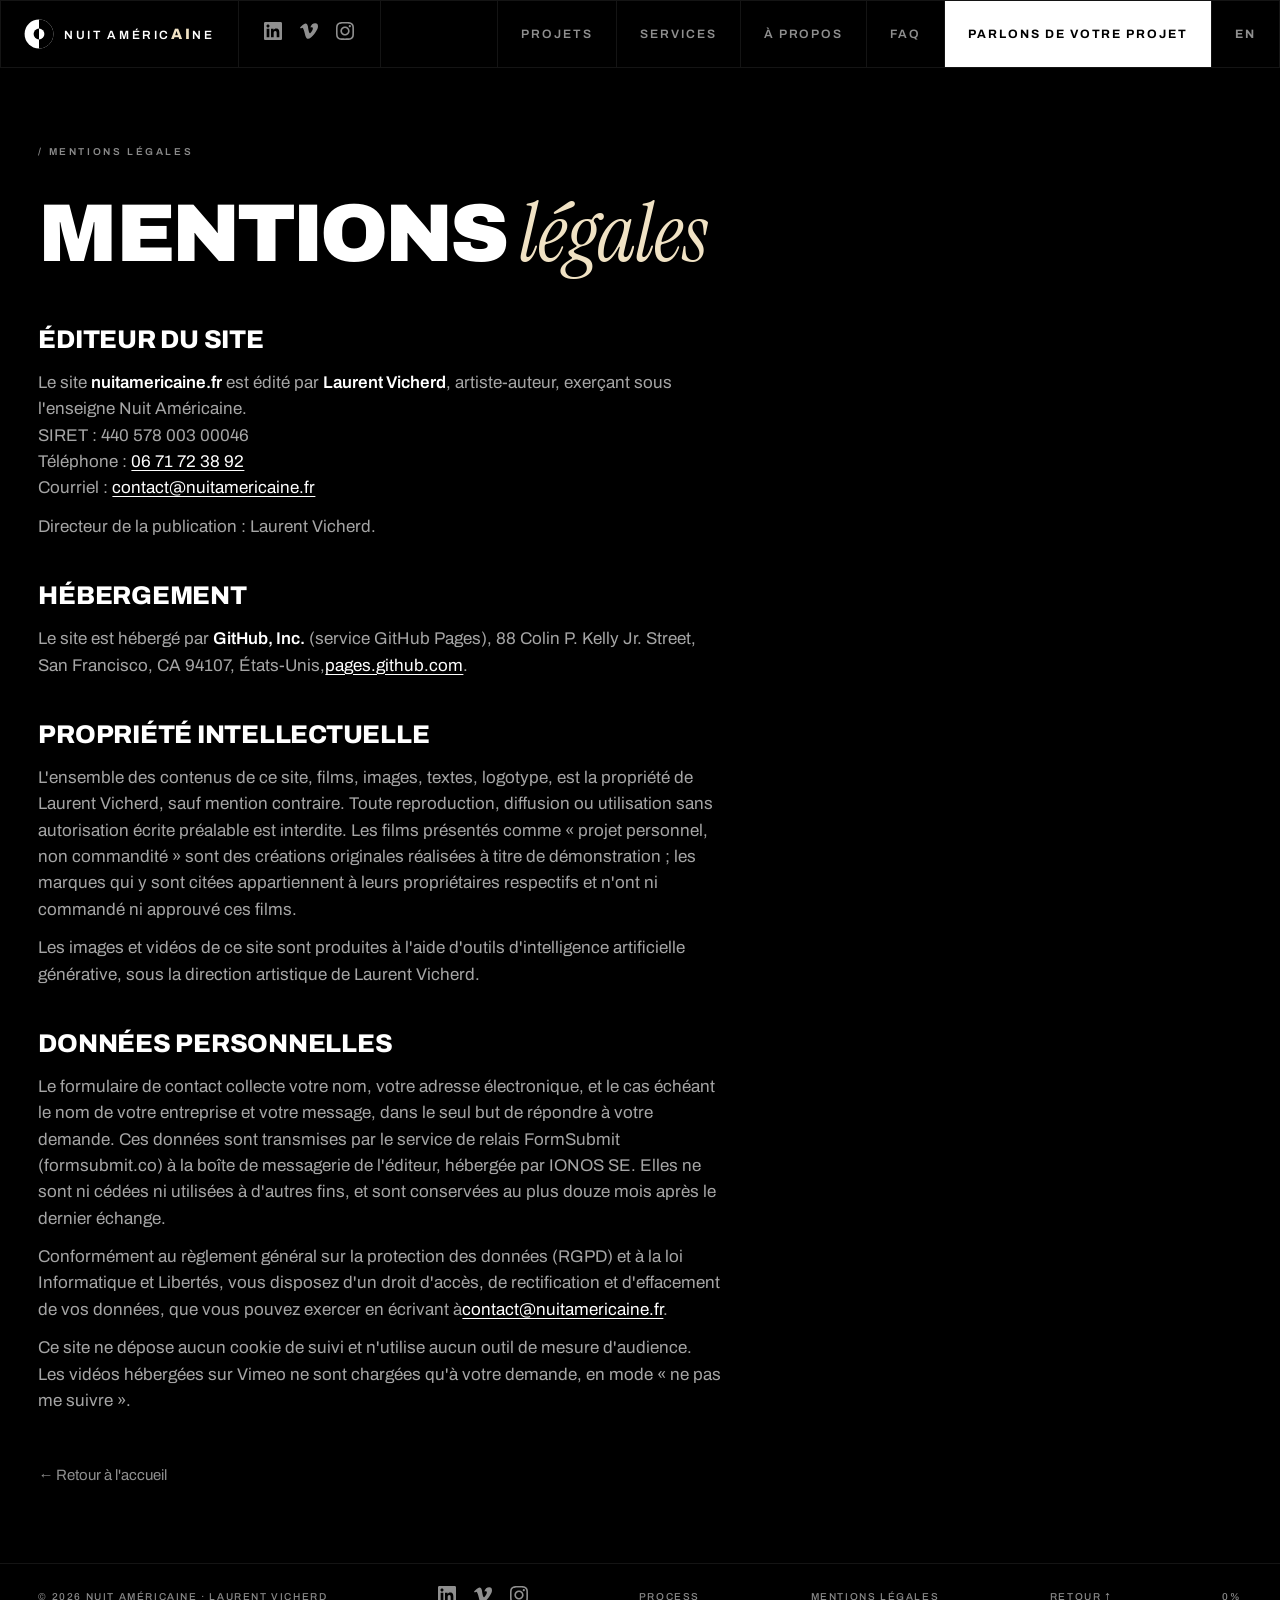
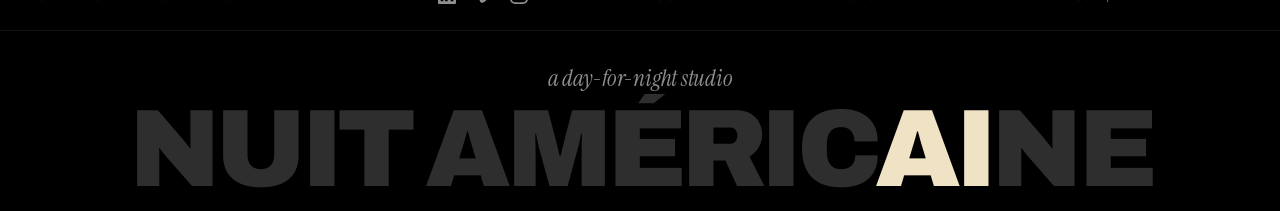
<file: mentions-legales/index.html>
<!DOCTYPE html><html lang="fr" class="no-js"><head><meta charset="utf-8"><meta name="viewport" content="width=device-width, initial-scale=1"><meta name="theme-color" content="#000000"><meta name="author" content="Laurent Vicherd"><script>
      document.documentElement.classList.replace("no-js", "js");
    </script><link rel="icon" href="/favicon.svg" type="image/svg+xml"><link rel="apple-touch-icon" href="/apple-touch-icon.png"><link rel="sitemap" href="/sitemap-index.xml"><link rel="preload" href="/fonts/archivo-latin-wght-normal.woff2" as="font" type="font/woff2" crossorigin><link rel="preload" href="/fonts/instrument-serif-latin-400-italic.woff2" as="font" type="font/woff2" crossorigin><title>Mentions légales · Nuit Américaine</title><meta name="description" content="Mentions légales du site nuitamericaine.fr, édité par Laurent Vicherd."><link rel="canonical" href="https://nuitamericaine.fr/mentions-legales/"><meta name="robots" content="noindex, follow"><meta property="og:type" content="website"><meta property="og:site_name" content="Nuit Américaine · agence de création vidéo IA"><meta property="og:locale" content="fr_FR"><meta property="og:title" content="Mentions légales · Nuit Américaine"><meta property="og:description" content="Mentions légales du site nuitamericaine.fr, édité par Laurent Vicherd."><meta property="og:url" content="https://nuitamericaine.fr/mentions-legales/"><meta property="og:image" content="https://nuitamericaine.fr/images/og-image.jpg"><meta property="og:image:width" content="1200"><meta property="og:image:height" content="630"><meta property="og:image:alt" content="Nuit Américaine, agence de création vidéo IA · Laurent Vicherd, directeur artistique"><meta name="twitter:card" content="summary_large_image"><meta name="twitter:title" content="Mentions légales · Nuit Américaine"><meta name="twitter:description" content="Mentions légales du site nuitamericaine.fr, édité par Laurent Vicherd."><meta name="twitter:image" content="https://nuitamericaine.fr/images/og-image.jpg"><meta name="twitter:image:alt" content="Nuit Américaine, agence de création vidéo IA · Laurent Vicherd, directeur artistique"><script type="application/ld+json">{"@context":"https://schema.org","@type":["Organization","LocalBusiness"],"@id":"https://nuitamericaine.fr/#organization","name":"Nuit Américaine","alternateName":"Nuit Americaine","url":"https://nuitamericaine.fr","logo":"https://nuitamericaine.fr/icon-512.png","image":"https://nuitamericaine.fr/images/og-image.jpg","description":"Nuit Américaine, agence de création vidéo IA, La Rochelle et Paris, dirigée par Laurent Vicherd, directeur artistique. Films de marque, contenus réseaux sociaux et prévisualisation, entièrement produits par l'IA.","email":"contact@nuitamericaine.fr","telephone":"+33671723892","founder":{"@type":"Person","name":"Laurent Vicherd"},"address":{"@type":"PostalAddress","addressLocality":"La Rochelle","addressRegion":"Nouvelle-Aquitaine","addressCountry":"FR"},"areaServed":["La Rochelle","Paris","France","Europe"],"knowsLanguage":["fr","en"],"makesOffer":[{"@type":"Offer","itemOffered":{"@type":"Service","name":"Prévisualisation"}},{"@type":"Offer","itemOffered":{"@type":"Service","name":"Film de marque"}},{"@type":"Offer","itemOffered":{"@type":"Service","name":"Direction artistique"}},{"@type":"Offer","itemOffered":{"@type":"Service","name":"Contenus réseaux sociaux"}}],"sameAs":["https://www.linkedin.com/in/lvicherd/","https://vimeo.com/showcase/12160881","https://www.instagram.com/dreamer.anime/"]}</script><script type="application/ld+json">{"@context":"https://schema.org","@type":"Person","name":"Laurent Vicherd","jobTitle":"Directeur artistique, créateur vidéo IA et réalisateur","description":"Nuit Américaine, agence de création vidéo IA, La Rochelle et Paris, dirigée par Laurent Vicherd, directeur artistique. Films de marque, contenus réseaux sociaux et prévisualisation, entièrement produits par l'IA.","url":"https://nuitamericaine.fr","image":"https://nuitamericaine.fr/images/og-image.jpg","email":"mailto:contact@nuitamericaine.fr","telephone":"+33671723892","address":{"@type":"PostalAddress","addressLocality":"La Rochelle","addressRegion":"Nouvelle-Aquitaine","addressCountry":"FR"},"knowsLanguage":[{"@type":"Language","name":"Français","alternateName":"fr"},{"@type":"Language","name":"Anglais","alternateName":"en"}],"knowsAbout":["Direction artistique","Prévisualisation cinématographique","Vidéo générée par IA","Contenus réseaux sociaux","Motion design","Narration visuelle","Colorimétrie"],"worksFor":{"@id":"https://nuitamericaine.fr/#organization"},"sameAs":["https://www.linkedin.com/in/lvicherd/","https://vimeo.com/showcase/12160881","https://www.instagram.com/dreamer.anime/"]}</script><link rel="stylesheet" href="/_astro/Footer.DX5v9vsR.css"><style>.legal[data-astro-cid-eq7kin5q]{max-width:760px;padding:var(--space-section-y) var(--space-section-x);color:var(--c-text-secondary);font-size:var(--fs-body)}.label[data-astro-cid-eq7kin5q]{margin-bottom:var(--space-label);color:var(--c-text-meta);font-size:var(--fs-label-sm);letter-spacing:var(--ls-label-wide);text-transform:uppercase;font-weight:600}.title[data-astro-cid-eq7kin5q]{color:var(--c-text);font-size:var(--fs-h2-alt);letter-spacing:var(--ls-h2);font-weight:900;line-height:var(--lh-display);text-transform:uppercase;margin-bottom:clamp(28px,4vw,56px)}.accent[data-astro-cid-eq7kin5q]{color:var(--c-accent);font-family:var(--font-serif);letter-spacing:var(--ls-serif);text-transform:lowercase;font-style:italic;font-weight:400}.block[data-astro-cid-eq7kin5q]{margin-bottom:clamp(28px,3vw,40px)}.block[data-astro-cid-eq7kin5q] h2[data-astro-cid-eq7kin5q]{color:var(--c-text);font-size:var(--fs-h3);letter-spacing:var(--ls-h3);text-transform:uppercase;margin-bottom:12px;font-weight:800}.block[data-astro-cid-eq7kin5q] p[data-astro-cid-eq7kin5q]{margin-bottom:12px;line-height:1.55}.block[data-astro-cid-eq7kin5q] strong[data-astro-cid-eq7kin5q]{color:var(--c-text);font-weight:600}.block[data-astro-cid-eq7kin5q] a[data-astro-cid-eq7kin5q]{color:var(--c-text);text-underline-offset:3px;text-decoration:underline}.block[data-astro-cid-eq7kin5q] a[data-astro-cid-eq7kin5q]:hover{color:var(--c-accent)}.back[data-astro-cid-eq7kin5q]{color:var(--c-text-tertiary);font-size:var(--fs-sm);margin-top:12px;display:inline-block}.back[data-astro-cid-eq7kin5q]:hover{color:var(--c-accent)}
</style></head><body><a class="skip-link" href="#top">Aller au contenu</a><header class="_wbp8n1"><nav class="_0O6ddc" aria-label="Navigation principale"><a class="_5jztdh _KssVgu" href="/#top"><svg class="_oegGxY" viewBox="0 0 100 100" aria-hidden="true" focusable="false"><defs><clipPath id="na-h"><rect x="50" y="0" width="50" height="100"></rect></clipPath></defs><circle cx="50" cy="50" r="48" fill="#fff"></circle><circle cx="50" cy="50" r="48" fill="#000" clip-path="url(#na-h)"></circle><circle cx="50" cy="50" r="18" fill="#000"></circle><circle cx="50" cy="50" r="18" fill="#fff" clip-path="url(#na-h)"></circle></svg><span class="_LylGI-">Nuit Améric<span class="_NhfbE0">ai</span>ne</span><span class="visually-hidden">, retour en haut de page</span></a><span class="_5jztdh _innQ03"><ul class="_6sXvDL" aria-label="Réseaux et profils"><li><a class="_XAW3bi" href="https://www.linkedin.com/in/lvicherd/" target="_blank" rel="noopener"><svg class="_UkfkSz" viewBox="0 0 24 24" aria-hidden="true" focusable="false"><path fill="currentColor" d="M20.447 20.452h-3.554v-5.569c0-1.328-.027-3.037-1.852-3.037-1.853 0-2.136 1.445-2.136 2.939v5.667H9.351V9h3.414v1.561h.046c.477-.9 1.637-1.85 3.37-1.85 3.601 0 4.267 2.37 4.267 5.455v6.286zM5.337 7.433c-1.144 0-2.063-.926-2.063-2.065 0-1.138.92-2.063 2.063-2.063 1.14 0 2.064.925 2.064 2.063 0 1.139-.925 2.065-2.064 2.065zm1.782 13.019H3.555V9h3.564v11.452zM22.225 0H1.771C.792 0 0 .774 0 1.729v20.542C0 23.227.792 24 1.771 24h20.451C23.2 24 24 23.227 24 22.271V1.729C24 .774 23.2 0 22.222 0h.003z"></path></svg><span class="visually-hidden">LinkedIn</span><span class="visually-hidden">(nouvelle fenêtre)</span></a></li><li><a class="_XAW3bi" href="https://vimeo.com/showcase/12160881" target="_blank" rel="noopener"><svg class="_UkfkSz" viewBox="0 0 24 24" aria-hidden="true" focusable="false"><path fill="currentColor" d="M23.9765 6.4168c-.105 2.338-1.739 5.5429-4.894 9.6088-3.2679 4.247-6.0258 6.3699-8.2898 6.3699-1.409 0-2.578-1.294-3.553-3.881l-1.9179-7.1138c-.719-2.584-1.488-3.878-2.312-3.878-.179 0-.806.378-1.881 1.132l-1.129-1.457a315.06 315.06 0 0 0 3.501-3.1279c1.579-1.368 2.765-2.085 3.554-2.159 1.867-.18 3.016 1.1 3.447 3.838.465 2.953.789 4.789.971 5.507.539 2.45 1.131 3.674 1.776 3.674.502 0 1.256-.796 2.265-2.385 1.004-1.589 1.54-2.797 1.612-3.628.144-1.371-.395-2.061-1.614-2.061-.574 0-1.167.121-1.777.391 1.186-3.868 3.434-5.757 6.762-5.637 2.473.06 3.628 1.664 3.493 4.797l-.013.01z"></path></svg><span class="visually-hidden">Vimeo</span><span class="visually-hidden">(nouvelle fenêtre)</span></a></li><li><a class="_XAW3bi" href="https://www.instagram.com/dreamer.anime/" target="_blank" rel="noopener"><svg class="_UkfkSz" viewBox="0 0 24 24" aria-hidden="true" focusable="false"><path fill="currentColor" d="M12 0C8.74 0 8.333.015 7.053.072 5.775.132 4.905.333 4.14.63c-.789.306-1.459.717-2.126 1.384S.935 3.35.63 4.14C.333 4.905.131 5.775.072 7.053.012 8.333 0 8.74 0 12s.015 3.667.072 4.947c.06 1.277.261 2.148.558 2.913.306.788.717 1.459 1.384 2.126.667.666 1.336 1.079 2.126 1.384.766.296 1.636.499 2.913.558C8.333 23.988 8.74 24 12 24s3.667-.015 4.947-.072c1.277-.06 2.148-.262 2.913-.558.788-.306 1.459-.718 2.126-1.384.666-.667 1.079-1.335 1.384-2.126.296-.765.499-1.636.558-2.913.06-1.28.072-1.687.072-4.947s-.015-3.667-.072-4.947c-.06-1.277-.262-2.149-.558-2.913-.306-.789-.718-1.459-1.384-2.126C21.319 1.347 20.651.935 19.86.63c-.765-.297-1.636-.499-2.913-.558C15.667.012 15.26 0 12 0zm0 2.16c3.203 0 3.585.016 4.85.071 1.17.055 1.805.249 2.227.415.562.217.96.477 1.382.896.419.42.679.819.896 1.381.164.422.36 1.057.413 2.227.057 1.266.07 1.646.07 4.85s-.015 3.585-.074 4.85c-.061 1.17-.256 1.805-.421 2.227-.224.562-.479.96-.899 1.382-.419.419-.824.679-1.38.896-.42.164-1.065.36-2.235.413-1.274.057-1.649.07-4.859.07-3.211 0-3.586-.015-4.859-.074-1.171-.061-1.816-.256-2.236-.421-.569-.224-.96-.479-1.379-.899-.421-.419-.69-.824-.9-1.38-.165-.42-.359-1.065-.42-2.235-.045-1.26-.061-1.649-.061-4.844 0-3.196.016-3.586.061-4.861.061-1.17.255-1.814.42-2.234.21-.57.479-.96.9-1.381.419-.419.81-.689 1.379-.898.42-.166 1.051-.361 2.221-.421 1.275-.045 1.65-.06 4.859-.06l.045.03zm0 3.678c-3.405 0-6.162 2.76-6.162 6.162 0 3.405 2.76 6.162 6.162 6.162 3.405 0 6.162-2.76 6.162-6.162 0-3.405-2.76-6.162-6.162-6.162zM12 16c-2.21 0-4-1.79-4-4s1.79-4 4-4 4 1.79 4 4-1.79 4-4 4zm7.846-10.405c0 .795-.646 1.44-1.44 1.44-.795 0-1.44-.646-1.44-1.44 0-.794.646-1.439 1.44-1.439.793-.001 1.44.645 1.44 1.439z"></path></svg><span class="visually-hidden">Instagram</span><span class="visually-hidden">(nouvelle fenêtre)</span></a></li></ul></span><span class="_5jztdh _wGS1Yd" aria-hidden="true"></span><span class="_5jztdh _672JQn"><a class="_-FFBN1" href="/#projets">Projets</a></span><span class="_5jztdh _672JQn"><a class="_-FFBN1" href="/services">Services</a></span><span class="_5jztdh _672JQn"><a class="_-FFBN1" href="/#apropos">À propos</a></span><span class="_5jztdh _672JQn"><a class="_-FFBN1" href="/services#faq">FAQ</a></span><span class="_5jztdh _gAZI0k"><a class="_b3pAGg" href="/#contact">Parlons de votre projet</a></span><span class="_5jztdh _28Ge5Y"><a class="_ID6BMH" href="/en/" lang="en" hreflang="en">EN</a></span></nav></header><main class="legal" id="top" data-astro-cid-eq7kin5q><p class="label" data-astro-cid-eq7kin5q>/ Mentions légales</p><h1 class="title" data-astro-cid-eq7kin5q>Mentions <span class="accent" data-astro-cid-eq7kin5q>légales</span></h1><section class="block" data-astro-cid-eq7kin5q><h2 data-astro-cid-eq7kin5q>Éditeur du site</h2><p data-astro-cid-eq7kin5q>Le site <strong data-astro-cid-eq7kin5q>nuitamericaine.fr</strong> est édité par <strong data-astro-cid-eq7kin5q>Laurent Vicherd</strong>, artiste-auteur, exerçant sous l'enseigne Nuit Américaine.<br data-astro-cid-eq7kin5q>SIRET : 440 578 003 00046<br data-astro-cid-eq7kin5q>Téléphone : <a href="tel:+33671723892" data-astro-cid-eq7kin5q>06 71 72 38 92</a><br data-astro-cid-eq7kin5q>Courriel : <a href="mailto:contact@nuitamericaine.fr" data-astro-cid-eq7kin5q>contact@nuitamericaine.fr</a></p><p data-astro-cid-eq7kin5q>Directeur de la publication : Laurent Vicherd.</p></section><section class="block" data-astro-cid-eq7kin5q><h2 data-astro-cid-eq7kin5q>Hébergement</h2><p data-astro-cid-eq7kin5q>Le site est hébergé par <strong data-astro-cid-eq7kin5q>GitHub, Inc.</strong> (service GitHub Pages), 88 Colin P. Kelly Jr. Street, San Francisco, CA 94107, États-Unis,<a href="https://pages.github.com" rel="noopener" target="_blank" data-astro-cid-eq7kin5q>pages.github.com</a>.</p></section><section class="block" data-astro-cid-eq7kin5q><h2 data-astro-cid-eq7kin5q>Propriété intellectuelle</h2><p data-astro-cid-eq7kin5q>L'ensemble des contenus de ce site, films, images, textes, logotype, est la propriété de Laurent Vicherd, sauf mention contraire. Toute reproduction, diffusion ou utilisation sans autorisation écrite préalable est interdite. Les films présentés comme « projet personnel, non commandité » sont des créations originales réalisées à titre de démonstration ; les marques qui y sont citées appartiennent à leurs propriétaires respectifs et n'ont ni commandé ni approuvé ces films.</p><p data-astro-cid-eq7kin5q>Les images et vidéos de ce site sont produites à l'aide d'outils d'intelligence artificielle générative, sous la direction artistique de Laurent Vicherd.</p></section><section class="block" data-astro-cid-eq7kin5q><h2 data-astro-cid-eq7kin5q>Données personnelles</h2><p data-astro-cid-eq7kin5q>Le formulaire de contact collecte votre nom, votre adresse électronique, et le cas échéant le nom de votre entreprise et votre message, dans le seul but de répondre à votre demande. Ces données sont transmises par le service de relais FormSubmit (formsubmit.co) à la boîte de messagerie de l'éditeur, hébergée par IONOS SE. Elles ne sont ni cédées ni utilisées à d'autres fins, et sont conservées au plus douze mois après le dernier échange.</p><p data-astro-cid-eq7kin5q>Conformément au règlement général sur la protection des données (RGPD) et à la loi Informatique et Libertés, vous disposez d'un droit d'accès, de rectification et d'effacement de vos données, que vous pouvez exercer en écrivant à<a href="mailto:contact@nuitamericaine.fr" data-astro-cid-eq7kin5q>contact@nuitamericaine.fr</a>.</p><p data-astro-cid-eq7kin5q>Ce site ne dépose aucun cookie de suivi et n'utilise aucun outil de mesure d'audience. Les vidéos hébergées sur Vimeo ne sont chargées qu'à votre demande, en mode « ne pas me suivre ».</p></section><a class="back" href="/" data-astro-cid-eq7kin5q>← Retour à l'accueil</a></main><footer class="_I47BEq"><p>© 2026 Nuit Américaine · Laurent Vicherd</p><ul class="_6sXvDL" aria-label="Réseaux et profils"><li><a class="_XAW3bi" href="https://www.linkedin.com/in/lvicherd/" target="_blank" rel="noopener"><svg class="_UkfkSz" viewBox="0 0 24 24" aria-hidden="true" focusable="false"><path fill="currentColor" d="M20.447 20.452h-3.554v-5.569c0-1.328-.027-3.037-1.852-3.037-1.853 0-2.136 1.445-2.136 2.939v5.667H9.351V9h3.414v1.561h.046c.477-.9 1.637-1.85 3.37-1.85 3.601 0 4.267 2.37 4.267 5.455v6.286zM5.337 7.433c-1.144 0-2.063-.926-2.063-2.065 0-1.138.92-2.063 2.063-2.063 1.14 0 2.064.925 2.064 2.063 0 1.139-.925 2.065-2.064 2.065zm1.782 13.019H3.555V9h3.564v11.452zM22.225 0H1.771C.792 0 0 .774 0 1.729v20.542C0 23.227.792 24 1.771 24h20.451C23.2 24 24 23.227 24 22.271V1.729C24 .774 23.2 0 22.222 0h.003z"></path></svg><span class="visually-hidden">LinkedIn</span><span class="visually-hidden">(nouvelle fenêtre)</span></a></li><li><a class="_XAW3bi" href="https://vimeo.com/showcase/12160881" target="_blank" rel="noopener"><svg class="_UkfkSz" viewBox="0 0 24 24" aria-hidden="true" focusable="false"><path fill="currentColor" d="M23.9765 6.4168c-.105 2.338-1.739 5.5429-4.894 9.6088-3.2679 4.247-6.0258 6.3699-8.2898 6.3699-1.409 0-2.578-1.294-3.553-3.881l-1.9179-7.1138c-.719-2.584-1.488-3.878-2.312-3.878-.179 0-.806.378-1.881 1.132l-1.129-1.457a315.06 315.06 0 0 0 3.501-3.1279c1.579-1.368 2.765-2.085 3.554-2.159 1.867-.18 3.016 1.1 3.447 3.838.465 2.953.789 4.789.971 5.507.539 2.45 1.131 3.674 1.776 3.674.502 0 1.256-.796 2.265-2.385 1.004-1.589 1.54-2.797 1.612-3.628.144-1.371-.395-2.061-1.614-2.061-.574 0-1.167.121-1.777.391 1.186-3.868 3.434-5.757 6.762-5.637 2.473.06 3.628 1.664 3.493 4.797l-.013.01z"></path></svg><span class="visually-hidden">Vimeo</span><span class="visually-hidden">(nouvelle fenêtre)</span></a></li><li><a class="_XAW3bi" href="https://www.instagram.com/dreamer.anime/" target="_blank" rel="noopener"><svg class="_UkfkSz" viewBox="0 0 24 24" aria-hidden="true" focusable="false"><path fill="currentColor" d="M12 0C8.74 0 8.333.015 7.053.072 5.775.132 4.905.333 4.14.63c-.789.306-1.459.717-2.126 1.384S.935 3.35.63 4.14C.333 4.905.131 5.775.072 7.053.012 8.333 0 8.74 0 12s.015 3.667.072 4.947c.06 1.277.261 2.148.558 2.913.306.788.717 1.459 1.384 2.126.667.666 1.336 1.079 2.126 1.384.766.296 1.636.499 2.913.558C8.333 23.988 8.74 24 12 24s3.667-.015 4.947-.072c1.277-.06 2.148-.262 2.913-.558.788-.306 1.459-.718 2.126-1.384.666-.667 1.079-1.335 1.384-2.126.296-.765.499-1.636.558-2.913.06-1.28.072-1.687.072-4.947s-.015-3.667-.072-4.947c-.06-1.277-.262-2.149-.558-2.913-.306-.789-.718-1.459-1.384-2.126C21.319 1.347 20.651.935 19.86.63c-.765-.297-1.636-.499-2.913-.558C15.667.012 15.26 0 12 0zm0 2.16c3.203 0 3.585.016 4.85.071 1.17.055 1.805.249 2.227.415.562.217.96.477 1.382.896.419.42.679.819.896 1.381.164.422.36 1.057.413 2.227.057 1.266.07 1.646.07 4.85s-.015 3.585-.074 4.85c-.061 1.17-.256 1.805-.421 2.227-.224.562-.479.96-.899 1.382-.419.419-.824.679-1.38.896-.42.164-1.065.36-2.235.413-1.274.057-1.649.07-4.859.07-3.211 0-3.586-.015-4.859-.074-1.171-.061-1.816-.256-2.236-.421-.569-.224-.96-.479-1.379-.899-.421-.419-.69-.824-.9-1.38-.165-.42-.359-1.065-.42-2.235-.045-1.26-.061-1.649-.061-4.844 0-3.196.016-3.586.061-4.861.061-1.17.255-1.814.42-2.234.21-.57.479-.96.9-1.381.419-.419.81-.689 1.379-.898.42-.166 1.051-.361 2.221-.421 1.275-.045 1.65-.06 4.859-.06l.045.03zm0 3.678c-3.405 0-6.162 2.76-6.162 6.162 0 3.405 2.76 6.162 6.162 6.162 3.405 0 6.162-2.76 6.162-6.162 0-3.405-2.76-6.162-6.162-6.162zM12 16c-2.21 0-4-1.79-4-4s1.79-4 4-4 4 1.79 4 4-1.79 4-4 4zm7.846-10.405c0 .795-.646 1.44-1.44 1.44-.795 0-1.44-.646-1.44-1.44 0-.794.646-1.439 1.44-1.439.793-.001 1.44.645 1.44 1.439z"></path></svg><span class="visually-hidden">Instagram</span><span class="visually-hidden">(nouvelle fenêtre)</span></a></li></ul><a class="_WpsWel" href="/process">Process</a><a class="_WpsWel" href="/mentions-legales">Mentions légales</a><a class="_WpsWel" href="#top">Retour ↑</a><p class="_1yeQLV" data-scroll-progress aria-hidden="true">0%</p></footer><p class="_KU-rw1" lang="en">a day-for-night studio</p><div class="_2ynTal" aria-hidden="true"><span class="_caEzy4">Nuit Améric<span class="_GaaWOv">ai</span>ne</span></div><script type="module" src="/_astro/Layout.astro_astro_type_script_index_0_lang.DJnfdJye.js"></script></body></html>
</file>
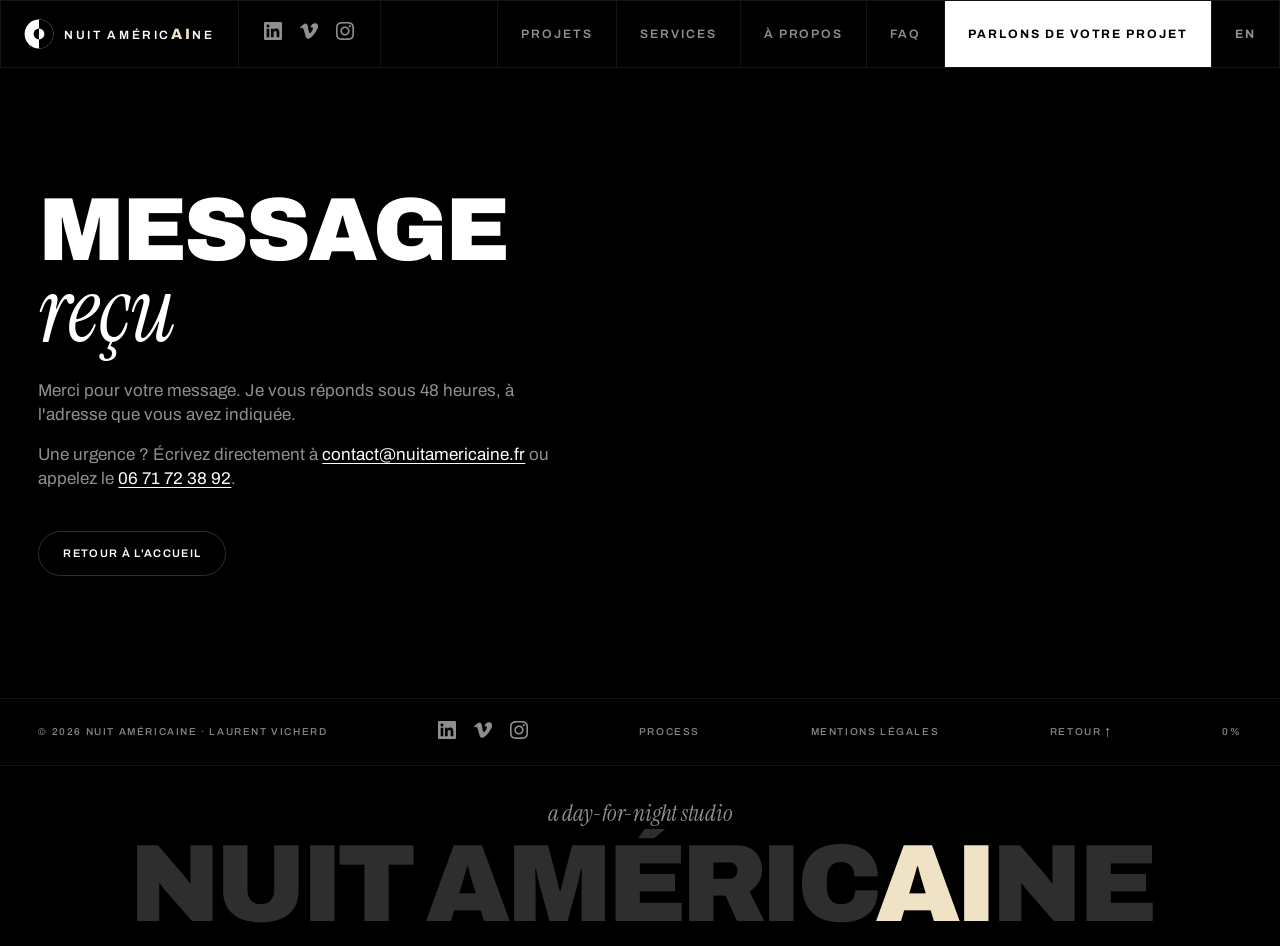
<file: merci/index.html>
<!DOCTYPE html><html lang="fr" class="no-js"><head><meta charset="utf-8"><meta name="viewport" content="width=device-width, initial-scale=1"><meta name="theme-color" content="#000000"><meta name="author" content="Laurent Vicherd"><script>
      document.documentElement.classList.replace("no-js", "js");
    </script><link rel="icon" href="/favicon.svg" type="image/svg+xml"><link rel="apple-touch-icon" href="/apple-touch-icon.png"><link rel="sitemap" href="/sitemap-index.xml"><link rel="preload" href="/fonts/archivo-latin-wght-normal.woff2" as="font" type="font/woff2" crossorigin><link rel="preload" href="/fonts/instrument-serif-latin-400-italic.woff2" as="font" type="font/woff2" crossorigin><title>Message envoyé · Laurent Vicherd</title><meta name="description" content="Votre message a bien été envoyé à Laurent Vicherd."><link rel="canonical" href="https://nuitamericaine.fr/merci/"><meta name="robots" content="noindex, follow"><meta property="og:type" content="website"><meta property="og:site_name" content="Nuit Américaine · agence de création vidéo IA"><meta property="og:locale" content="fr_FR"><meta property="og:title" content="Message envoyé · Laurent Vicherd"><meta property="og:description" content="Votre message a bien été envoyé à Laurent Vicherd."><meta property="og:url" content="https://nuitamericaine.fr/merci/"><meta property="og:image" content="https://nuitamericaine.fr/images/og-image.jpg"><meta property="og:image:width" content="1200"><meta property="og:image:height" content="630"><meta property="og:image:alt" content="Nuit Américaine, agence de création vidéo IA · Laurent Vicherd, directeur artistique"><meta name="twitter:card" content="summary_large_image"><meta name="twitter:title" content="Message envoyé · Laurent Vicherd"><meta name="twitter:description" content="Votre message a bien été envoyé à Laurent Vicherd."><meta name="twitter:image" content="https://nuitamericaine.fr/images/og-image.jpg"><meta name="twitter:image:alt" content="Nuit Américaine, agence de création vidéo IA · Laurent Vicherd, directeur artistique"><script type="application/ld+json">{"@context":"https://schema.org","@type":["Organization","LocalBusiness"],"@id":"https://nuitamericaine.fr/#organization","name":"Nuit Américaine","alternateName":"Nuit Americaine","url":"https://nuitamericaine.fr","logo":"https://nuitamericaine.fr/icon-512.png","image":"https://nuitamericaine.fr/images/og-image.jpg","description":"Nuit Américaine, agence de création vidéo IA, La Rochelle et Paris, dirigée par Laurent Vicherd, directeur artistique. Films de marque, contenus réseaux sociaux et prévisualisation, entièrement produits par l'IA.","email":"contact@nuitamericaine.fr","telephone":"+33671723892","founder":{"@type":"Person","name":"Laurent Vicherd"},"address":{"@type":"PostalAddress","addressLocality":"La Rochelle","addressRegion":"Nouvelle-Aquitaine","addressCountry":"FR"},"areaServed":["La Rochelle","Paris","France","Europe"],"knowsLanguage":["fr","en"],"makesOffer":[{"@type":"Offer","itemOffered":{"@type":"Service","name":"Prévisualisation"}},{"@type":"Offer","itemOffered":{"@type":"Service","name":"Film de marque"}},{"@type":"Offer","itemOffered":{"@type":"Service","name":"Direction artistique"}},{"@type":"Offer","itemOffered":{"@type":"Service","name":"Contenus réseaux sociaux"}}],"sameAs":["https://www.linkedin.com/in/lvicherd/","https://vimeo.com/showcase/12160881","https://www.instagram.com/dreamer.anime/"]}</script><script type="application/ld+json">{"@context":"https://schema.org","@type":"Person","name":"Laurent Vicherd","jobTitle":"Directeur artistique, créateur vidéo IA et réalisateur","description":"Nuit Américaine, agence de création vidéo IA, La Rochelle et Paris, dirigée par Laurent Vicherd, directeur artistique. Films de marque, contenus réseaux sociaux et prévisualisation, entièrement produits par l'IA.","url":"https://nuitamericaine.fr","image":"https://nuitamericaine.fr/images/og-image.jpg","email":"mailto:contact@nuitamericaine.fr","telephone":"+33671723892","address":{"@type":"PostalAddress","addressLocality":"La Rochelle","addressRegion":"Nouvelle-Aquitaine","addressCountry":"FR"},"knowsLanguage":[{"@type":"Language","name":"Français","alternateName":"fr"},{"@type":"Language","name":"Anglais","alternateName":"en"}],"knowsAbout":["Direction artistique","Prévisualisation cinématographique","Vidéo générée par IA","Contenus réseaux sociaux","Motion design","Narration visuelle","Colorimétrie"],"worksFor":{"@id":"https://nuitamericaine.fr/#organization"},"sameAs":["https://www.linkedin.com/in/lvicherd/","https://vimeo.com/showcase/12160881","https://www.instagram.com/dreamer.anime/"]}</script><link rel="stylesheet" href="/_astro/Footer.DX5v9vsR.css"><style>.thanks[data-astro-cid-hbgm6cv6]{min-height:70vh;padding:var(--space-section-y) var(--space-section-x);flex-direction:column;justify-content:center;align-items:flex-start;display:flex}.thanksTitle[data-astro-cid-hbgm6cv6]{font-size:var(--fs-h2);letter-spacing:var(--ls-h2);font-weight:900;line-height:var(--lh-display);text-transform:uppercase;margin-bottom:28px}.thanksAccent[data-astro-cid-hbgm6cv6]{font-family:var(--font-serif);letter-spacing:var(--ls-serif);text-transform:lowercase;font-style:italic;font-weight:400}.thanksBody[data-astro-cid-hbgm6cv6]{max-width:520px;color:var(--c-text-tertiary);font-size:var(--fs-body);margin-bottom:16px}.thanksLink[data-astro-cid-hbgm6cv6]{color:var(--c-text);text-underline-offset:3px;text-decoration:underline}.thanksButton[data-astro-cid-hbgm6cv6]{border:1px solid var(--c-border-button);border-radius:var(--radius-pill);font-size:var(--fs-label);letter-spacing:var(--ls-button);text-transform:uppercase;transition:border-color var(--duration-hover) ease;margin-top:24px;padding:14px 24px;font-weight:600}.thanksButton[data-astro-cid-hbgm6cv6]:hover,.thanksButton[data-astro-cid-hbgm6cv6]:focus-visible{border-color:var(--c-text)}
</style></head><body><a class="skip-link" href="#top">Aller au contenu</a><header class="_wbp8n1"><nav class="_0O6ddc" aria-label="Navigation principale"><a class="_5jztdh _KssVgu" href="/#top"><svg class="_oegGxY" viewBox="0 0 100 100" aria-hidden="true" focusable="false"><defs><clipPath id="na-h"><rect x="50" y="0" width="50" height="100"></rect></clipPath></defs><circle cx="50" cy="50" r="48" fill="#fff"></circle><circle cx="50" cy="50" r="48" fill="#000" clip-path="url(#na-h)"></circle><circle cx="50" cy="50" r="18" fill="#000"></circle><circle cx="50" cy="50" r="18" fill="#fff" clip-path="url(#na-h)"></circle></svg><span class="_LylGI-">Nuit Améric<span class="_NhfbE0">ai</span>ne</span><span class="visually-hidden">, retour en haut de page</span></a><span class="_5jztdh _innQ03"><ul class="_6sXvDL" aria-label="Réseaux et profils"><li><a class="_XAW3bi" href="https://www.linkedin.com/in/lvicherd/" target="_blank" rel="noopener"><svg class="_UkfkSz" viewBox="0 0 24 24" aria-hidden="true" focusable="false"><path fill="currentColor" d="M20.447 20.452h-3.554v-5.569c0-1.328-.027-3.037-1.852-3.037-1.853 0-2.136 1.445-2.136 2.939v5.667H9.351V9h3.414v1.561h.046c.477-.9 1.637-1.85 3.37-1.85 3.601 0 4.267 2.37 4.267 5.455v6.286zM5.337 7.433c-1.144 0-2.063-.926-2.063-2.065 0-1.138.92-2.063 2.063-2.063 1.14 0 2.064.925 2.064 2.063 0 1.139-.925 2.065-2.064 2.065zm1.782 13.019H3.555V9h3.564v11.452zM22.225 0H1.771C.792 0 0 .774 0 1.729v20.542C0 23.227.792 24 1.771 24h20.451C23.2 24 24 23.227 24 22.271V1.729C24 .774 23.2 0 22.222 0h.003z"></path></svg><span class="visually-hidden">LinkedIn</span><span class="visually-hidden">(nouvelle fenêtre)</span></a></li><li><a class="_XAW3bi" href="https://vimeo.com/showcase/12160881" target="_blank" rel="noopener"><svg class="_UkfkSz" viewBox="0 0 24 24" aria-hidden="true" focusable="false"><path fill="currentColor" d="M23.9765 6.4168c-.105 2.338-1.739 5.5429-4.894 9.6088-3.2679 4.247-6.0258 6.3699-8.2898 6.3699-1.409 0-2.578-1.294-3.553-3.881l-1.9179-7.1138c-.719-2.584-1.488-3.878-2.312-3.878-.179 0-.806.378-1.881 1.132l-1.129-1.457a315.06 315.06 0 0 0 3.501-3.1279c1.579-1.368 2.765-2.085 3.554-2.159 1.867-.18 3.016 1.1 3.447 3.838.465 2.953.789 4.789.971 5.507.539 2.45 1.131 3.674 1.776 3.674.502 0 1.256-.796 2.265-2.385 1.004-1.589 1.54-2.797 1.612-3.628.144-1.371-.395-2.061-1.614-2.061-.574 0-1.167.121-1.777.391 1.186-3.868 3.434-5.757 6.762-5.637 2.473.06 3.628 1.664 3.493 4.797l-.013.01z"></path></svg><span class="visually-hidden">Vimeo</span><span class="visually-hidden">(nouvelle fenêtre)</span></a></li><li><a class="_XAW3bi" href="https://www.instagram.com/dreamer.anime/" target="_blank" rel="noopener"><svg class="_UkfkSz" viewBox="0 0 24 24" aria-hidden="true" focusable="false"><path fill="currentColor" d="M12 0C8.74 0 8.333.015 7.053.072 5.775.132 4.905.333 4.14.63c-.789.306-1.459.717-2.126 1.384S.935 3.35.63 4.14C.333 4.905.131 5.775.072 7.053.012 8.333 0 8.74 0 12s.015 3.667.072 4.947c.06 1.277.261 2.148.558 2.913.306.788.717 1.459 1.384 2.126.667.666 1.336 1.079 2.126 1.384.766.296 1.636.499 2.913.558C8.333 23.988 8.74 24 12 24s3.667-.015 4.947-.072c1.277-.06 2.148-.262 2.913-.558.788-.306 1.459-.718 2.126-1.384.666-.667 1.079-1.335 1.384-2.126.296-.765.499-1.636.558-2.913.06-1.28.072-1.687.072-4.947s-.015-3.667-.072-4.947c-.06-1.277-.262-2.149-.558-2.913-.306-.789-.718-1.459-1.384-2.126C21.319 1.347 20.651.935 19.86.63c-.765-.297-1.636-.499-2.913-.558C15.667.012 15.26 0 12 0zm0 2.16c3.203 0 3.585.016 4.85.071 1.17.055 1.805.249 2.227.415.562.217.96.477 1.382.896.419.42.679.819.896 1.381.164.422.36 1.057.413 2.227.057 1.266.07 1.646.07 4.85s-.015 3.585-.074 4.85c-.061 1.17-.256 1.805-.421 2.227-.224.562-.479.96-.899 1.382-.419.419-.824.679-1.38.896-.42.164-1.065.36-2.235.413-1.274.057-1.649.07-4.859.07-3.211 0-3.586-.015-4.859-.074-1.171-.061-1.816-.256-2.236-.421-.569-.224-.96-.479-1.379-.899-.421-.419-.69-.824-.9-1.38-.165-.42-.359-1.065-.42-2.235-.045-1.26-.061-1.649-.061-4.844 0-3.196.016-3.586.061-4.861.061-1.17.255-1.814.42-2.234.21-.57.479-.96.9-1.381.419-.419.81-.689 1.379-.898.42-.166 1.051-.361 2.221-.421 1.275-.045 1.65-.06 4.859-.06l.045.03zm0 3.678c-3.405 0-6.162 2.76-6.162 6.162 0 3.405 2.76 6.162 6.162 6.162 3.405 0 6.162-2.76 6.162-6.162 0-3.405-2.76-6.162-6.162-6.162zM12 16c-2.21 0-4-1.79-4-4s1.79-4 4-4 4 1.79 4 4-1.79 4-4 4zm7.846-10.405c0 .795-.646 1.44-1.44 1.44-.795 0-1.44-.646-1.44-1.44 0-.794.646-1.439 1.44-1.439.793-.001 1.44.645 1.44 1.439z"></path></svg><span class="visually-hidden">Instagram</span><span class="visually-hidden">(nouvelle fenêtre)</span></a></li></ul></span><span class="_5jztdh _wGS1Yd" aria-hidden="true"></span><span class="_5jztdh _672JQn"><a class="_-FFBN1" href="/#projets">Projets</a></span><span class="_5jztdh _672JQn"><a class="_-FFBN1" href="/services">Services</a></span><span class="_5jztdh _672JQn"><a class="_-FFBN1" href="/#apropos">À propos</a></span><span class="_5jztdh _672JQn"><a class="_-FFBN1" href="/services#faq">FAQ</a></span><span class="_5jztdh _gAZI0k"><a class="_b3pAGg" href="/#contact">Parlons de votre projet</a></span><span class="_5jztdh _28Ge5Y"><a class="_ID6BMH" href="/en/" lang="en" hreflang="en">EN</a></span></nav></header><main class="thanks" id="top" data-astro-cid-hbgm6cv6><h1 class="thanksTitle" data-astro-cid-hbgm6cv6>Message<br data-astro-cid-hbgm6cv6><span class="thanksAccent" data-astro-cid-hbgm6cv6>reçu</span></h1><p class="thanksBody" data-astro-cid-hbgm6cv6>Merci pour votre message. Je vous réponds sous 48 heures, à l'adresse que vous avez indiquée.</p><p class="thanksBody" data-astro-cid-hbgm6cv6>Une urgence ? Écrivez directement à <a class="thanksLink" href="mailto:contact@nuitamericaine.fr" data-astro-cid-hbgm6cv6>contact@nuitamericaine.fr</a> ou appelez le <a class="thanksLink" href="tel:+33671723892" data-astro-cid-hbgm6cv6>06 71 72 38 92</a>.</p><a class="thanksButton" href="/" data-astro-cid-hbgm6cv6>Retour à l'accueil</a></main><footer class="_I47BEq"><p>© 2026 Nuit Américaine · Laurent Vicherd</p><ul class="_6sXvDL" aria-label="Réseaux et profils"><li><a class="_XAW3bi" href="https://www.linkedin.com/in/lvicherd/" target="_blank" rel="noopener"><svg class="_UkfkSz" viewBox="0 0 24 24" aria-hidden="true" focusable="false"><path fill="currentColor" d="M20.447 20.452h-3.554v-5.569c0-1.328-.027-3.037-1.852-3.037-1.853 0-2.136 1.445-2.136 2.939v5.667H9.351V9h3.414v1.561h.046c.477-.9 1.637-1.85 3.37-1.85 3.601 0 4.267 2.37 4.267 5.455v6.286zM5.337 7.433c-1.144 0-2.063-.926-2.063-2.065 0-1.138.92-2.063 2.063-2.063 1.14 0 2.064.925 2.064 2.063 0 1.139-.925 2.065-2.064 2.065zm1.782 13.019H3.555V9h3.564v11.452zM22.225 0H1.771C.792 0 0 .774 0 1.729v20.542C0 23.227.792 24 1.771 24h20.451C23.2 24 24 23.227 24 22.271V1.729C24 .774 23.2 0 22.222 0h.003z"></path></svg><span class="visually-hidden">LinkedIn</span><span class="visually-hidden">(nouvelle fenêtre)</span></a></li><li><a class="_XAW3bi" href="https://vimeo.com/showcase/12160881" target="_blank" rel="noopener"><svg class="_UkfkSz" viewBox="0 0 24 24" aria-hidden="true" focusable="false"><path fill="currentColor" d="M23.9765 6.4168c-.105 2.338-1.739 5.5429-4.894 9.6088-3.2679 4.247-6.0258 6.3699-8.2898 6.3699-1.409 0-2.578-1.294-3.553-3.881l-1.9179-7.1138c-.719-2.584-1.488-3.878-2.312-3.878-.179 0-.806.378-1.881 1.132l-1.129-1.457a315.06 315.06 0 0 0 3.501-3.1279c1.579-1.368 2.765-2.085 3.554-2.159 1.867-.18 3.016 1.1 3.447 3.838.465 2.953.789 4.789.971 5.507.539 2.45 1.131 3.674 1.776 3.674.502 0 1.256-.796 2.265-2.385 1.004-1.589 1.54-2.797 1.612-3.628.144-1.371-.395-2.061-1.614-2.061-.574 0-1.167.121-1.777.391 1.186-3.868 3.434-5.757 6.762-5.637 2.473.06 3.628 1.664 3.493 4.797l-.013.01z"></path></svg><span class="visually-hidden">Vimeo</span><span class="visually-hidden">(nouvelle fenêtre)</span></a></li><li><a class="_XAW3bi" href="https://www.instagram.com/dreamer.anime/" target="_blank" rel="noopener"><svg class="_UkfkSz" viewBox="0 0 24 24" aria-hidden="true" focusable="false"><path fill="currentColor" d="M12 0C8.74 0 8.333.015 7.053.072 5.775.132 4.905.333 4.14.63c-.789.306-1.459.717-2.126 1.384S.935 3.35.63 4.14C.333 4.905.131 5.775.072 7.053.012 8.333 0 8.74 0 12s.015 3.667.072 4.947c.06 1.277.261 2.148.558 2.913.306.788.717 1.459 1.384 2.126.667.666 1.336 1.079 2.126 1.384.766.296 1.636.499 2.913.558C8.333 23.988 8.74 24 12 24s3.667-.015 4.947-.072c1.277-.06 2.148-.262 2.913-.558.788-.306 1.459-.718 2.126-1.384.666-.667 1.079-1.335 1.384-2.126.296-.765.499-1.636.558-2.913.06-1.28.072-1.687.072-4.947s-.015-3.667-.072-4.947c-.06-1.277-.262-2.149-.558-2.913-.306-.789-.718-1.459-1.384-2.126C21.319 1.347 20.651.935 19.86.63c-.765-.297-1.636-.499-2.913-.558C15.667.012 15.26 0 12 0zm0 2.16c3.203 0 3.585.016 4.85.071 1.17.055 1.805.249 2.227.415.562.217.96.477 1.382.896.419.42.679.819.896 1.381.164.422.36 1.057.413 2.227.057 1.266.07 1.646.07 4.85s-.015 3.585-.074 4.85c-.061 1.17-.256 1.805-.421 2.227-.224.562-.479.96-.899 1.382-.419.419-.824.679-1.38.896-.42.164-1.065.36-2.235.413-1.274.057-1.649.07-4.859.07-3.211 0-3.586-.015-4.859-.074-1.171-.061-1.816-.256-2.236-.421-.569-.224-.96-.479-1.379-.899-.421-.419-.69-.824-.9-1.38-.165-.42-.359-1.065-.42-2.235-.045-1.26-.061-1.649-.061-4.844 0-3.196.016-3.586.061-4.861.061-1.17.255-1.814.42-2.234.21-.57.479-.96.9-1.381.419-.419.81-.689 1.379-.898.42-.166 1.051-.361 2.221-.421 1.275-.045 1.65-.06 4.859-.06l.045.03zm0 3.678c-3.405 0-6.162 2.76-6.162 6.162 0 3.405 2.76 6.162 6.162 6.162 3.405 0 6.162-2.76 6.162-6.162 0-3.405-2.76-6.162-6.162-6.162zM12 16c-2.21 0-4-1.79-4-4s1.79-4 4-4 4 1.79 4 4-1.79 4-4 4zm7.846-10.405c0 .795-.646 1.44-1.44 1.44-.795 0-1.44-.646-1.44-1.44 0-.794.646-1.439 1.44-1.439.793-.001 1.44.645 1.44 1.439z"></path></svg><span class="visually-hidden">Instagram</span><span class="visually-hidden">(nouvelle fenêtre)</span></a></li></ul><a class="_WpsWel" href="/process">Process</a><a class="_WpsWel" href="/mentions-legales">Mentions légales</a><a class="_WpsWel" href="#top">Retour ↑</a><p class="_1yeQLV" data-scroll-progress aria-hidden="true">0%</p></footer><p class="_KU-rw1" lang="en">a day-for-night studio</p><div class="_2ynTal" aria-hidden="true"><span class="_caEzy4">Nuit Améric<span class="_GaaWOv">ai</span>ne</span></div><script type="module" src="/_astro/Layout.astro_astro_type_script_index_0_lang.DJnfdJye.js"></script></body></html>
</file>
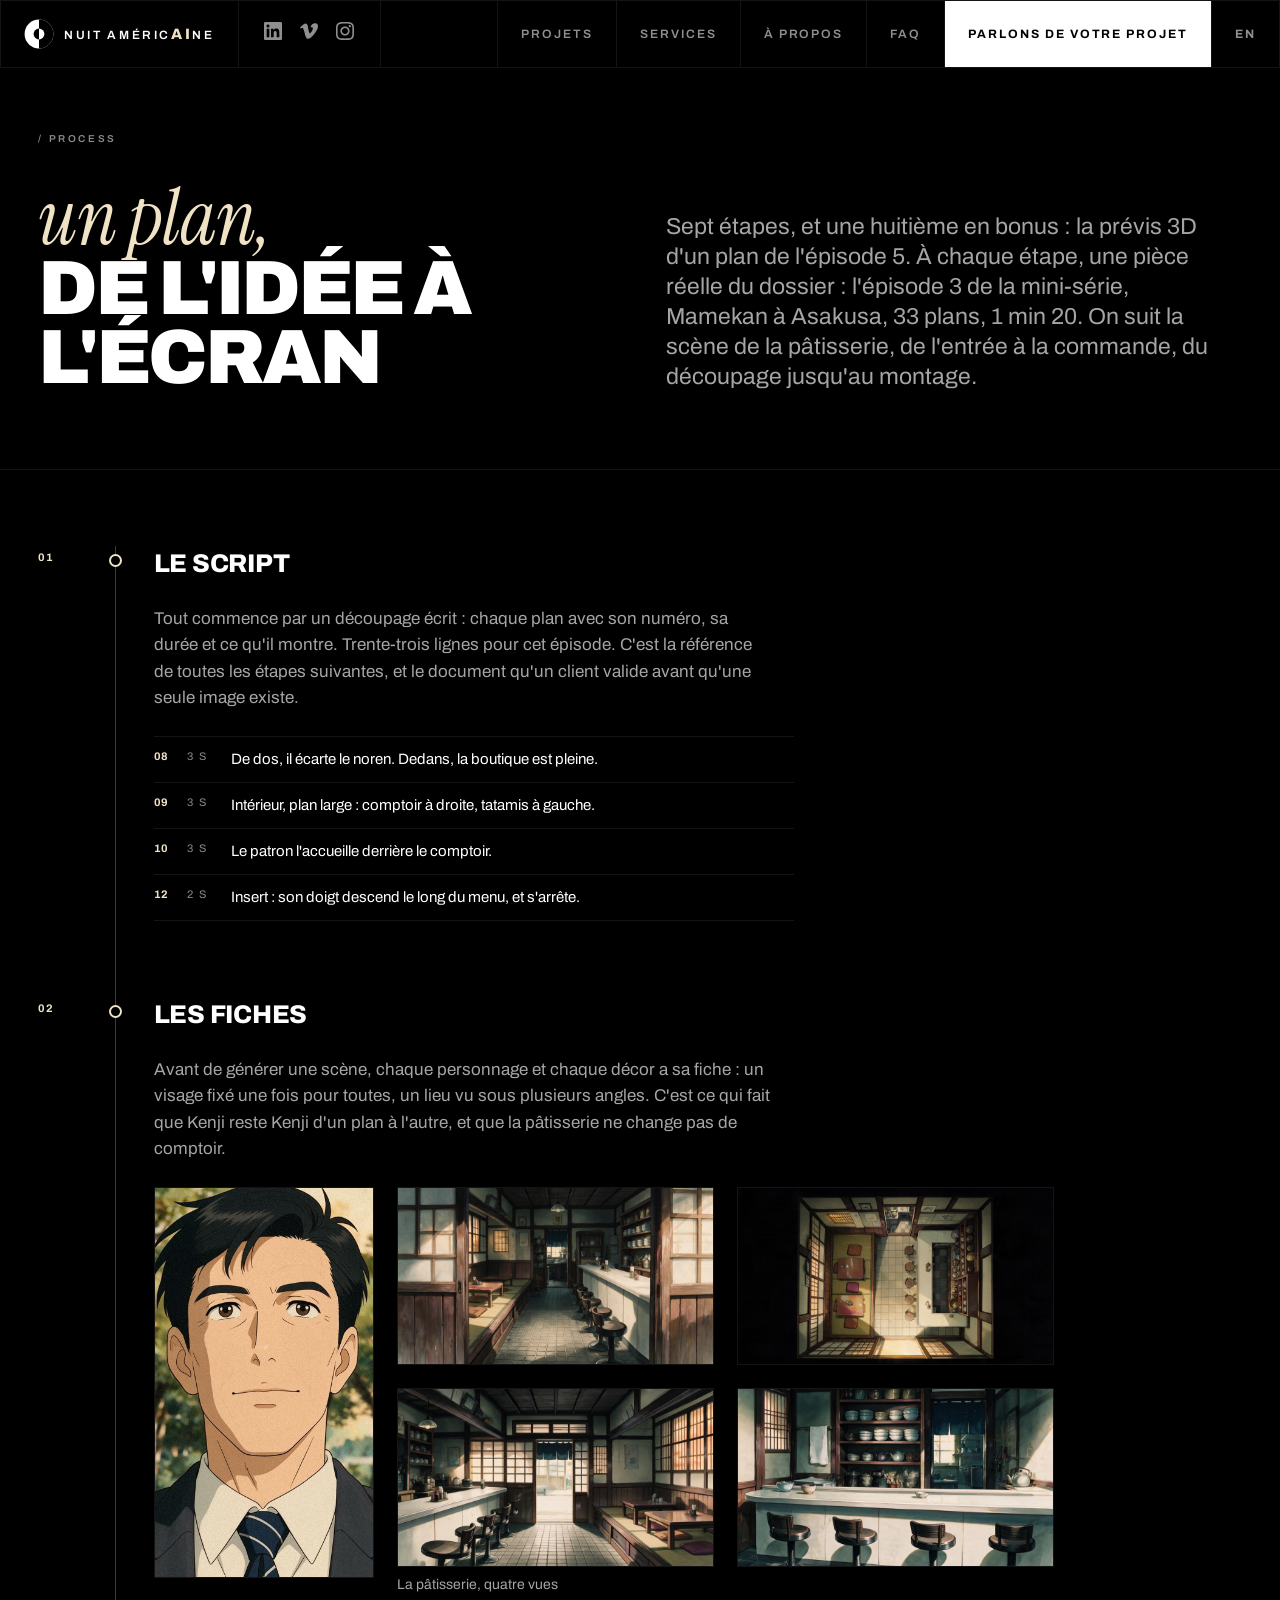
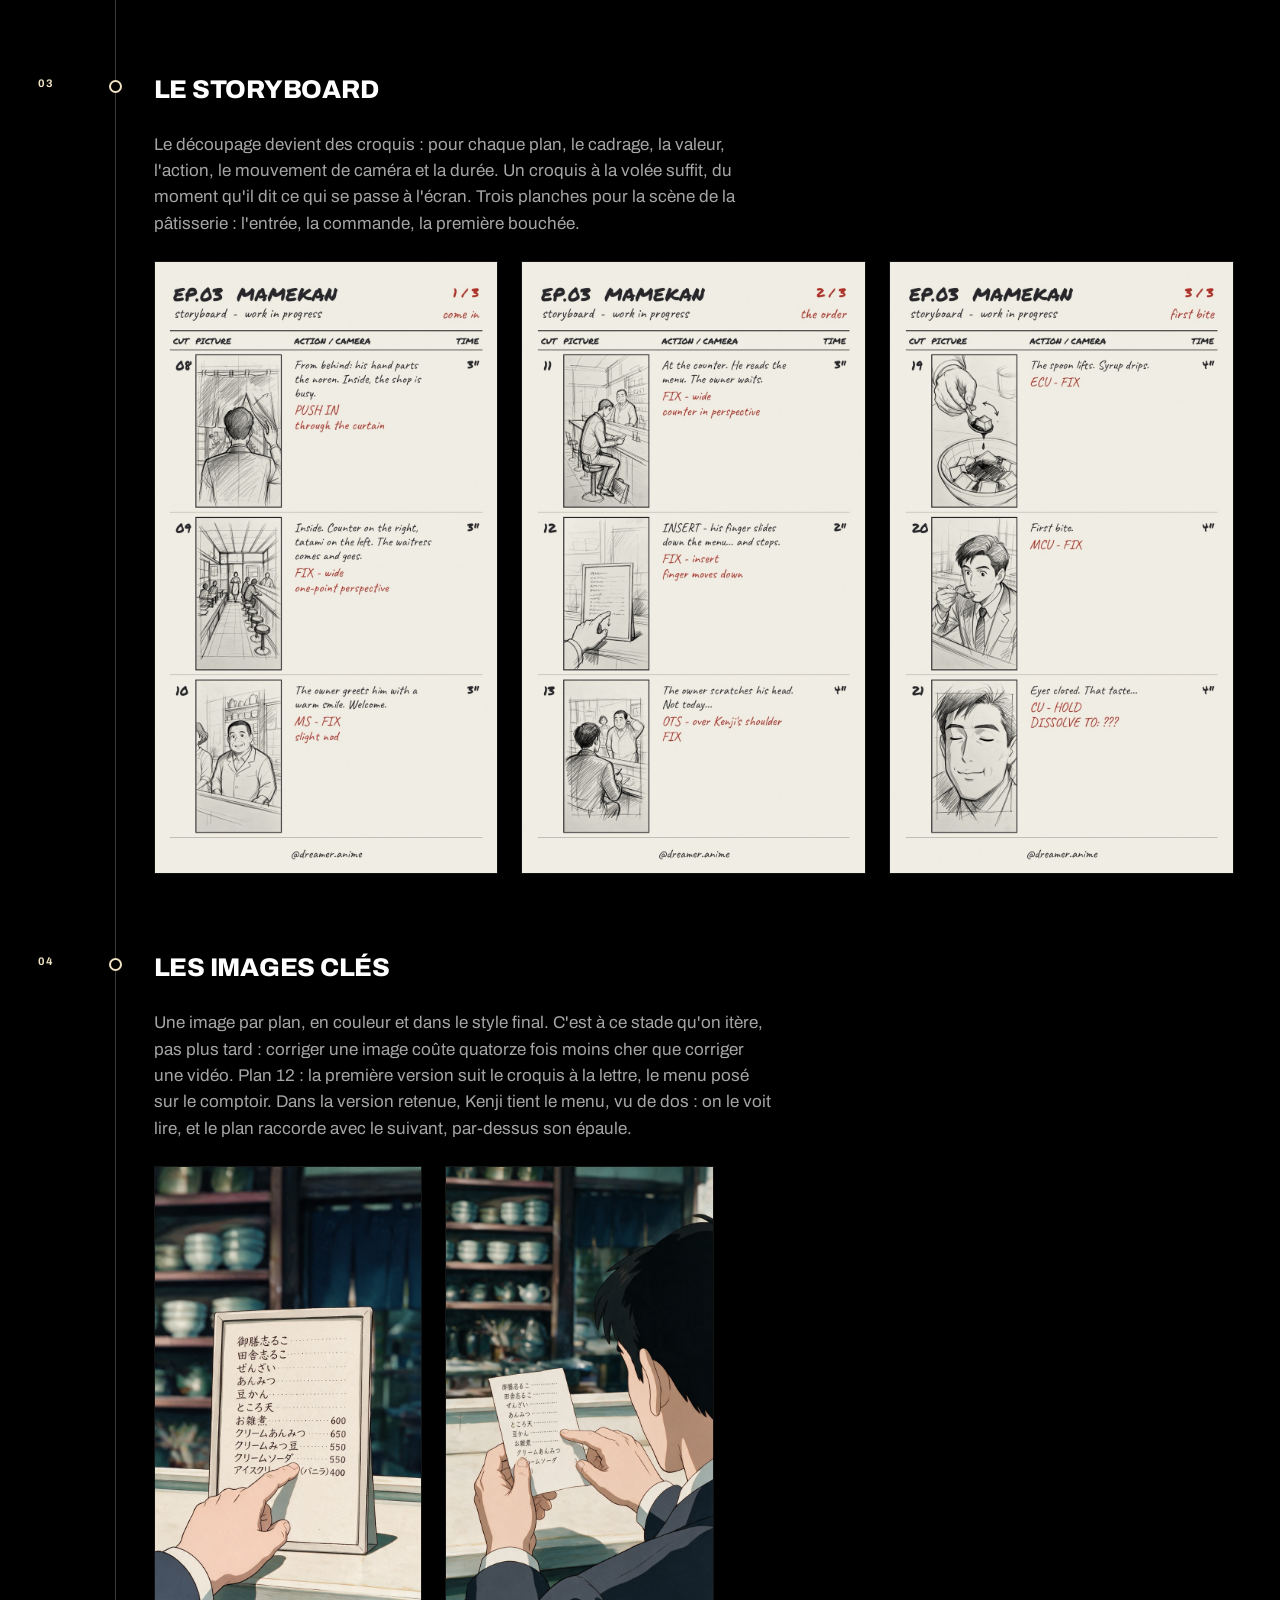
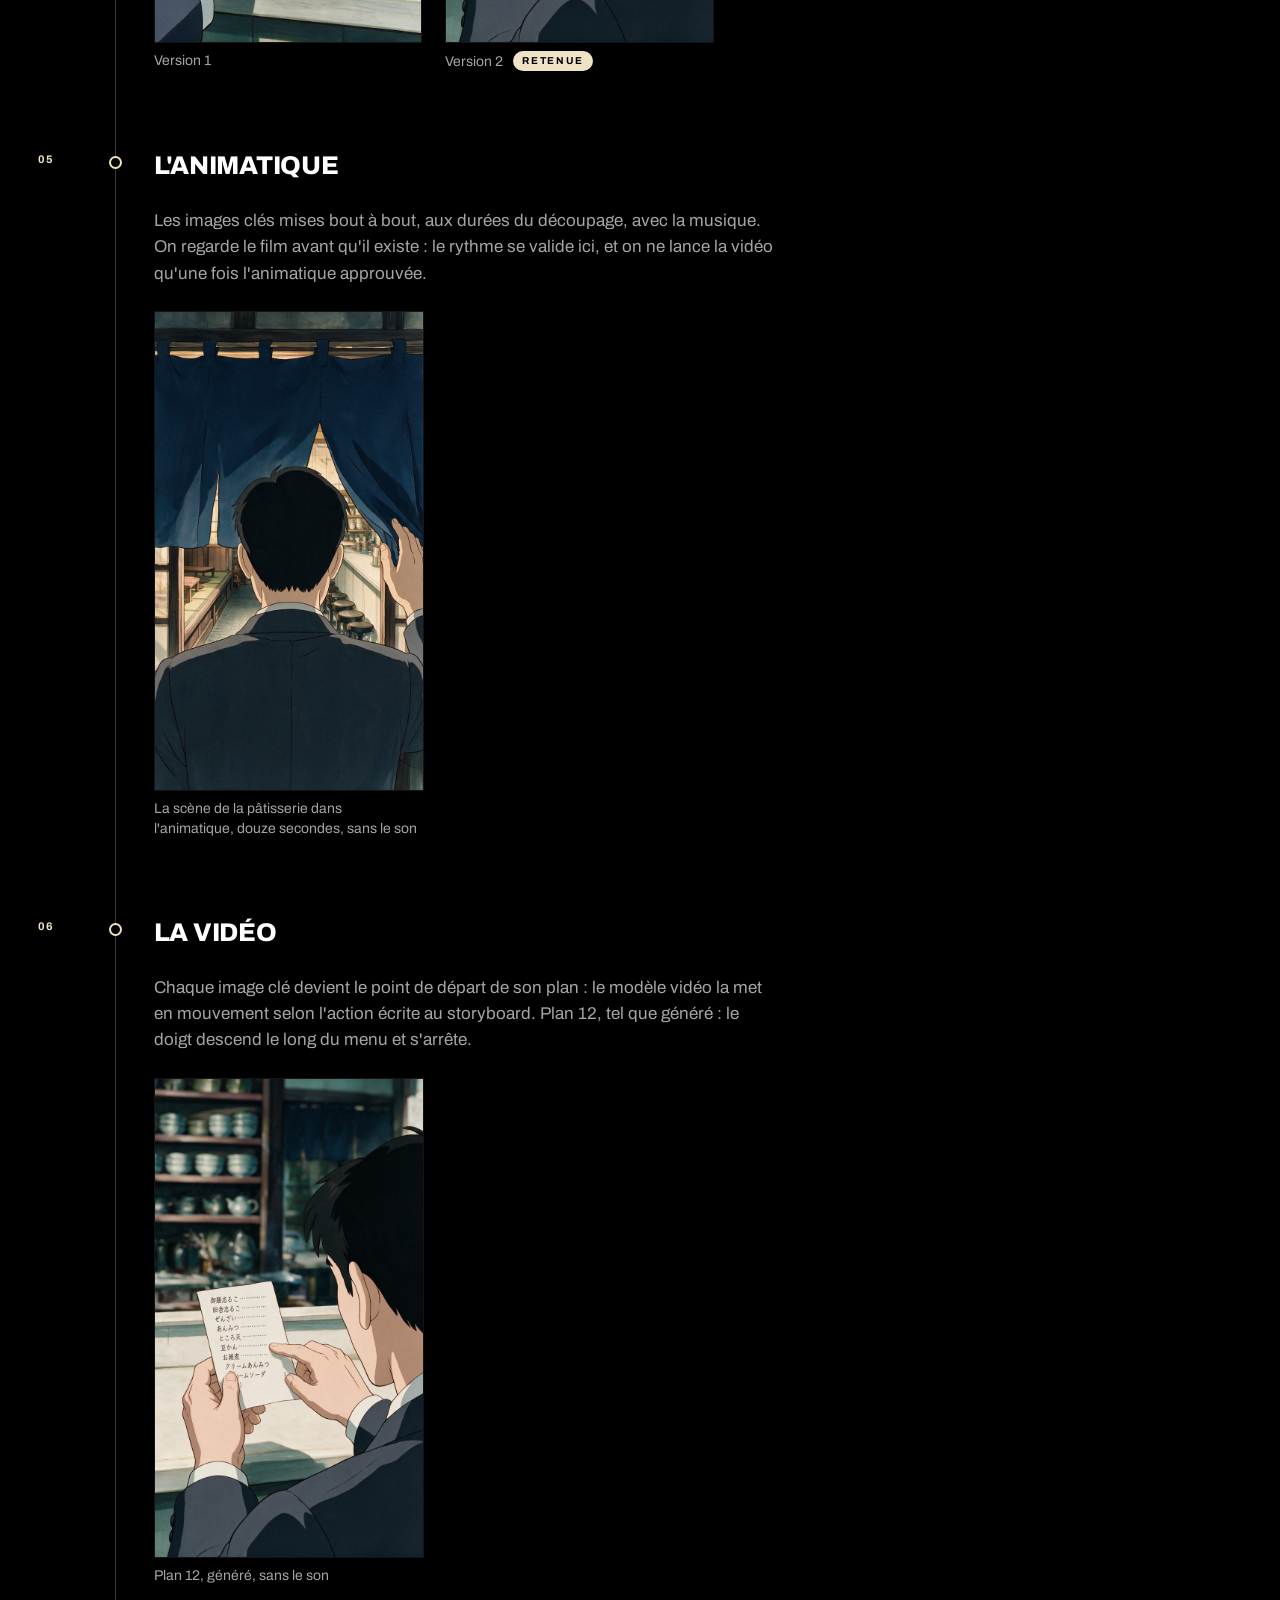
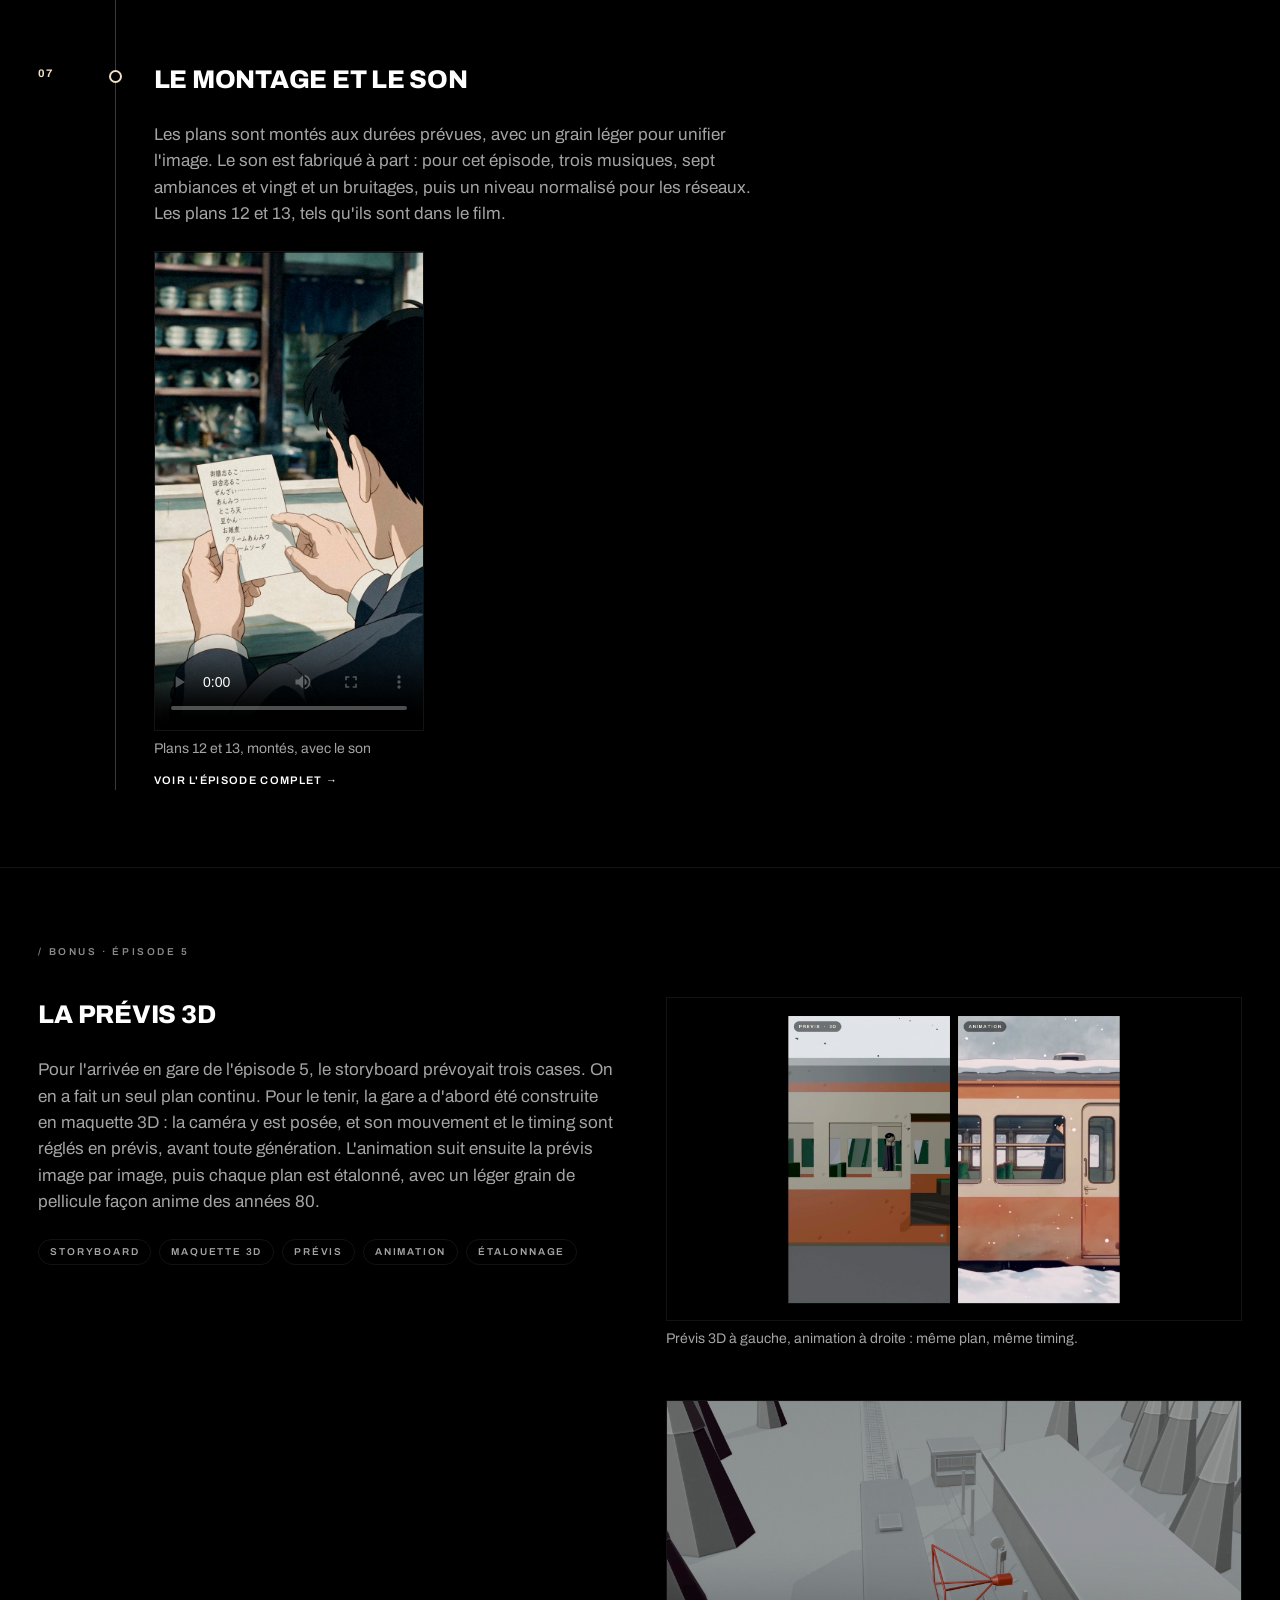
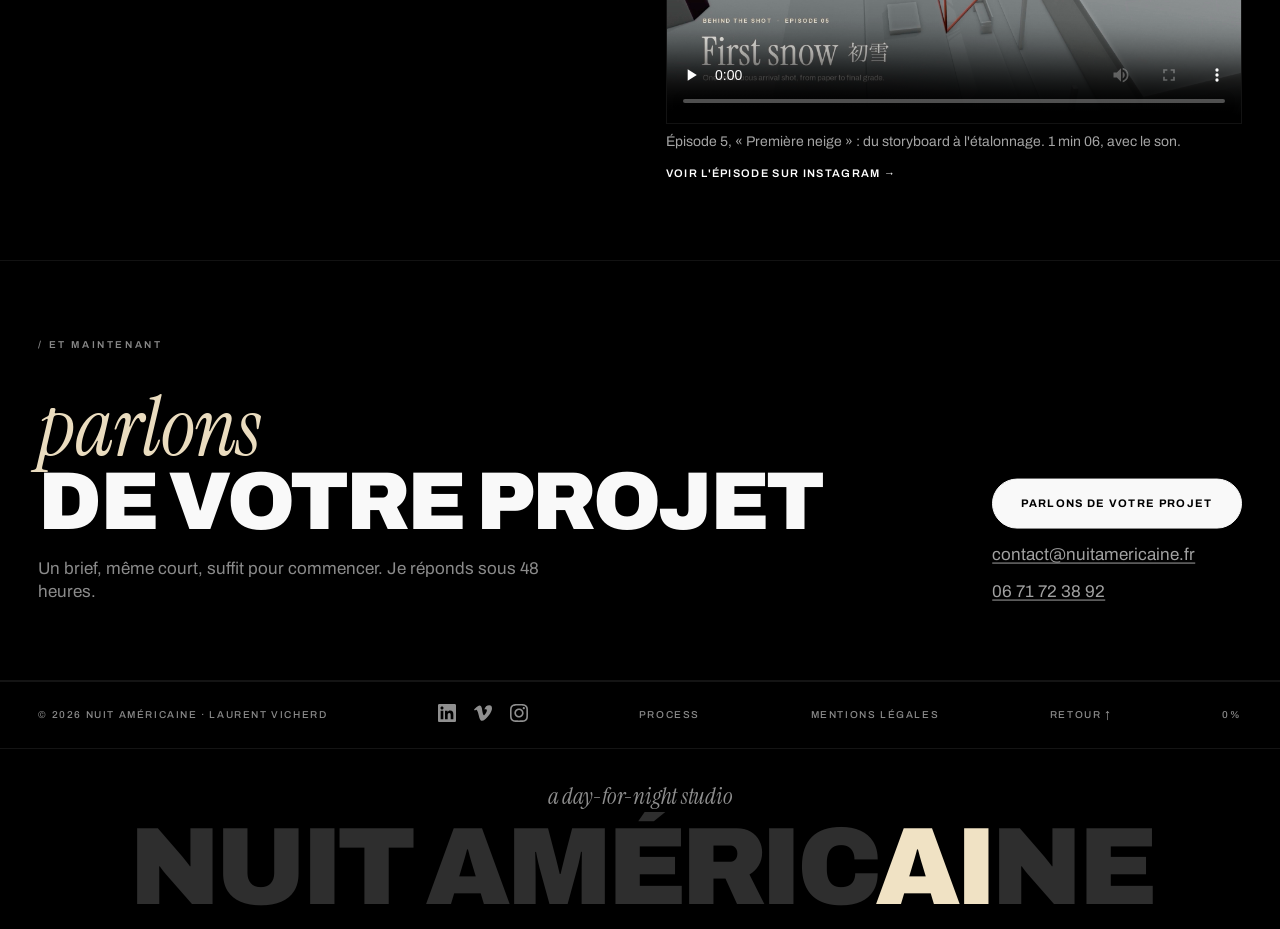
<file: process/index.html>
<!DOCTYPE html><html lang="fr" class="no-js"><head><meta charset="utf-8"><meta name="viewport" content="width=device-width, initial-scale=1"><meta name="theme-color" content="#000000"><meta name="author" content="Laurent Vicherd"><script>
      document.documentElement.classList.replace("no-js", "js");
    </script><link rel="icon" href="/favicon.svg" type="image/svg+xml"><link rel="apple-touch-icon" href="/apple-touch-icon.png"><link rel="sitemap" href="/sitemap-index.xml"><link rel="preload" href="/fonts/archivo-latin-wght-normal.woff2" as="font" type="font/woff2" crossorigin><link rel="preload" href="/fonts/instrument-serif-latin-400-italic.woff2" as="font" type="font/woff2" crossorigin><title>Process · De l&#39;idée à l&#39;écran, un film IA étape par étape · Nuit Américaine</title><meta name="description" content="Comment un film est fabriqué chez Nuit Américaine : script, fiches, storyboard, images clés, animatique, vidéo, montage et son, et en bonus la prévis 3D d'un plan. Les vraies pièces d'un épisode, du premier découpage au plan final."><link rel="canonical" href="https://nuitamericaine.fr/process/"><meta property="og:type" content="website"><meta property="og:site_name" content="Nuit Américaine · agence de création vidéo IA"><meta property="og:locale" content="fr_FR"><link rel="alternate" hreflang="fr" href="https://nuitamericaine.fr/process/"><link rel="alternate" hreflang="en" href="https://nuitamericaine.fr/en/process/"><link rel="alternate" hreflang="x-default" href="https://nuitamericaine.fr/process/"><meta property="og:title" content="Process · De l'idée à l'écran, un film IA étape par étape · Nuit Américaine"><meta property="og:description" content="Comment un film est fabriqué chez Nuit Américaine : script, fiches, storyboard, images clés, animatique, vidéo, montage et son, et en bonus la prévis 3D d'un plan. Les vraies pièces d'un épisode, du premier découpage au plan final."><meta property="og:url" content="https://nuitamericaine.fr/process/"><meta property="og:image" content="https://nuitamericaine.fr/images/og-image.jpg"><meta property="og:image:width" content="1200"><meta property="og:image:height" content="630"><meta property="og:image:alt" content="Nuit Américaine, agence de création vidéo IA · Laurent Vicherd, directeur artistique"><meta name="twitter:card" content="summary_large_image"><meta name="twitter:title" content="Process · De l'idée à l'écran, un film IA étape par étape · Nuit Américaine"><meta name="twitter:description" content="Comment un film est fabriqué chez Nuit Américaine : script, fiches, storyboard, images clés, animatique, vidéo, montage et son, et en bonus la prévis 3D d'un plan. Les vraies pièces d'un épisode, du premier découpage au plan final."><meta name="twitter:image" content="https://nuitamericaine.fr/images/og-image.jpg"><meta name="twitter:image:alt" content="Nuit Américaine, agence de création vidéo IA · Laurent Vicherd, directeur artistique"><script type="application/ld+json">{"@context":"https://schema.org","@type":["Organization","LocalBusiness"],"@id":"https://nuitamericaine.fr/#organization","name":"Nuit Américaine","alternateName":"Nuit Americaine","url":"https://nuitamericaine.fr","logo":"https://nuitamericaine.fr/icon-512.png","image":"https://nuitamericaine.fr/images/og-image.jpg","description":"Nuit Américaine, agence de création vidéo IA, La Rochelle et Paris, dirigée par Laurent Vicherd, directeur artistique. Films de marque, contenus réseaux sociaux et prévisualisation, entièrement produits par l'IA.","email":"contact@nuitamericaine.fr","telephone":"+33671723892","founder":{"@type":"Person","name":"Laurent Vicherd"},"address":{"@type":"PostalAddress","addressLocality":"La Rochelle","addressRegion":"Nouvelle-Aquitaine","addressCountry":"FR"},"areaServed":["La Rochelle","Paris","France","Europe"],"knowsLanguage":["fr","en"],"makesOffer":[{"@type":"Offer","itemOffered":{"@type":"Service","name":"Prévisualisation"}},{"@type":"Offer","itemOffered":{"@type":"Service","name":"Film de marque"}},{"@type":"Offer","itemOffered":{"@type":"Service","name":"Direction artistique"}},{"@type":"Offer","itemOffered":{"@type":"Service","name":"Contenus réseaux sociaux"}}],"sameAs":["https://www.linkedin.com/in/lvicherd/","https://vimeo.com/showcase/12160881","https://www.instagram.com/dreamer.anime/"]}</script><script type="application/ld+json">{"@context":"https://schema.org","@type":"Person","name":"Laurent Vicherd","jobTitle":"Directeur artistique, créateur vidéo IA et réalisateur","description":"Nuit Américaine, agence de création vidéo IA, La Rochelle et Paris, dirigée par Laurent Vicherd, directeur artistique. Films de marque, contenus réseaux sociaux et prévisualisation, entièrement produits par l'IA.","url":"https://nuitamericaine.fr","image":"https://nuitamericaine.fr/images/og-image.jpg","email":"mailto:contact@nuitamericaine.fr","telephone":"+33671723892","address":{"@type":"PostalAddress","addressLocality":"La Rochelle","addressRegion":"Nouvelle-Aquitaine","addressCountry":"FR"},"knowsLanguage":[{"@type":"Language","name":"Français","alternateName":"fr"},{"@type":"Language","name":"Anglais","alternateName":"en"}],"knowsAbout":["Direction artistique","Prévisualisation cinématographique","Vidéo générée par IA","Contenus réseaux sociaux","Motion design","Narration visuelle","Colorimétrie"],"worksFor":{"@id":"https://nuitamericaine.fr/#organization"},"sameAs":["https://www.linkedin.com/in/lvicherd/","https://vimeo.com/showcase/12160881","https://www.instagram.com/dreamer.anime/"]}</script><link rel="stylesheet" href="/_astro/Footer.DX5v9vsR.css"><link rel="stylesheet" href="/_astro/MakingOf.nmOdSivf.css"><style>._WjsYfx{padding:var(--space-section-y) var(--space-section-x);border-bottom:var(--rule)}._U--BTv{margin-bottom:var(--space-label);color:var(--c-text-meta);font-size:var(--fs-label-sm);letter-spacing:var(--ls-label-wide);text-transform:uppercase;font-weight:600}._-gj3sg{gap:var(--space-gap);flex-wrap:wrap;justify-content:space-between;align-items:flex-end;display:flex}._lgojtX{font-size:var(--fs-h2-alt);letter-spacing:var(--ls-h2);font-weight:900;line-height:var(--lh-display);text-transform:uppercase;margin-bottom:18px}._MB6uVY{color:var(--c-accent);font-family:var(--font-serif);letter-spacing:var(--ls-serif);text-transform:lowercase;font-style:italic;font-weight:400}._LjjfGz{max-width:520px;color:var(--c-text-tertiary);font-size:var(--fs-body)}._9sm7Pq{flex-direction:column;align-items:flex-start;gap:14px;display:flex}._8MMlFg{border:1px solid var(--c-text);border-radius:var(--radius-pill);background:var(--c-button-bg);color:var(--c-button-text);font-size:var(--fs-label);letter-spacing:var(--ls-button);text-transform:uppercase;transition:background-color var(--duration-hover) ease, border-color var(--duration-hover) ease;padding:16px 28px;font-weight:700}._8MMlFg:hover,._8MMlFg:focus-visible{border-color:var(--c-accent);background:var(--c-accent)}._E-J1sk{color:var(--c-text-secondary);font-size:var(--fs-body);text-underline-offset:3px;transition:color var(--duration-hover) ease;text-decoration:underline}._E-J1sk:hover,._E-J1sk:focus-visible{color:var(--c-accent)}
</style></head><body><a class="skip-link" href="#top">Aller au contenu</a><header class="_wbp8n1"><nav class="_0O6ddc" aria-label="Navigation principale"><a class="_5jztdh _KssVgu" href="/#top"><svg class="_oegGxY" viewBox="0 0 100 100" aria-hidden="true" focusable="false"><defs><clipPath id="na-h"><rect x="50" y="0" width="50" height="100"></rect></clipPath></defs><circle cx="50" cy="50" r="48" fill="#fff"></circle><circle cx="50" cy="50" r="48" fill="#000" clip-path="url(#na-h)"></circle><circle cx="50" cy="50" r="18" fill="#000"></circle><circle cx="50" cy="50" r="18" fill="#fff" clip-path="url(#na-h)"></circle></svg><span class="_LylGI-">Nuit Améric<span class="_NhfbE0">ai</span>ne</span><span class="visually-hidden">, retour en haut de page</span></a><span class="_5jztdh _innQ03"><ul class="_6sXvDL" aria-label="Réseaux et profils"><li><a class="_XAW3bi" href="https://www.linkedin.com/in/lvicherd/" target="_blank" rel="noopener"><svg class="_UkfkSz" viewBox="0 0 24 24" aria-hidden="true" focusable="false"><path fill="currentColor" d="M20.447 20.452h-3.554v-5.569c0-1.328-.027-3.037-1.852-3.037-1.853 0-2.136 1.445-2.136 2.939v5.667H9.351V9h3.414v1.561h.046c.477-.9 1.637-1.85 3.37-1.85 3.601 0 4.267 2.37 4.267 5.455v6.286zM5.337 7.433c-1.144 0-2.063-.926-2.063-2.065 0-1.138.92-2.063 2.063-2.063 1.14 0 2.064.925 2.064 2.063 0 1.139-.925 2.065-2.064 2.065zm1.782 13.019H3.555V9h3.564v11.452zM22.225 0H1.771C.792 0 0 .774 0 1.729v20.542C0 23.227.792 24 1.771 24h20.451C23.2 24 24 23.227 24 22.271V1.729C24 .774 23.2 0 22.222 0h.003z"></path></svg><span class="visually-hidden">LinkedIn</span><span class="visually-hidden">(nouvelle fenêtre)</span></a></li><li><a class="_XAW3bi" href="https://vimeo.com/showcase/12160881" target="_blank" rel="noopener"><svg class="_UkfkSz" viewBox="0 0 24 24" aria-hidden="true" focusable="false"><path fill="currentColor" d="M23.9765 6.4168c-.105 2.338-1.739 5.5429-4.894 9.6088-3.2679 4.247-6.0258 6.3699-8.2898 6.3699-1.409 0-2.578-1.294-3.553-3.881l-1.9179-7.1138c-.719-2.584-1.488-3.878-2.312-3.878-.179 0-.806.378-1.881 1.132l-1.129-1.457a315.06 315.06 0 0 0 3.501-3.1279c1.579-1.368 2.765-2.085 3.554-2.159 1.867-.18 3.016 1.1 3.447 3.838.465 2.953.789 4.789.971 5.507.539 2.45 1.131 3.674 1.776 3.674.502 0 1.256-.796 2.265-2.385 1.004-1.589 1.54-2.797 1.612-3.628.144-1.371-.395-2.061-1.614-2.061-.574 0-1.167.121-1.777.391 1.186-3.868 3.434-5.757 6.762-5.637 2.473.06 3.628 1.664 3.493 4.797l-.013.01z"></path></svg><span class="visually-hidden">Vimeo</span><span class="visually-hidden">(nouvelle fenêtre)</span></a></li><li><a class="_XAW3bi" href="https://www.instagram.com/dreamer.anime/" target="_blank" rel="noopener"><svg class="_UkfkSz" viewBox="0 0 24 24" aria-hidden="true" focusable="false"><path fill="currentColor" d="M12 0C8.74 0 8.333.015 7.053.072 5.775.132 4.905.333 4.14.63c-.789.306-1.459.717-2.126 1.384S.935 3.35.63 4.14C.333 4.905.131 5.775.072 7.053.012 8.333 0 8.74 0 12s.015 3.667.072 4.947c.06 1.277.261 2.148.558 2.913.306.788.717 1.459 1.384 2.126.667.666 1.336 1.079 2.126 1.384.766.296 1.636.499 2.913.558C8.333 23.988 8.74 24 12 24s3.667-.015 4.947-.072c1.277-.06 2.148-.262 2.913-.558.788-.306 1.459-.718 2.126-1.384.666-.667 1.079-1.335 1.384-2.126.296-.765.499-1.636.558-2.913.06-1.28.072-1.687.072-4.947s-.015-3.667-.072-4.947c-.06-1.277-.262-2.149-.558-2.913-.306-.789-.718-1.459-1.384-2.126C21.319 1.347 20.651.935 19.86.63c-.765-.297-1.636-.499-2.913-.558C15.667.012 15.26 0 12 0zm0 2.16c3.203 0 3.585.016 4.85.071 1.17.055 1.805.249 2.227.415.562.217.96.477 1.382.896.419.42.679.819.896 1.381.164.422.36 1.057.413 2.227.057 1.266.07 1.646.07 4.85s-.015 3.585-.074 4.85c-.061 1.17-.256 1.805-.421 2.227-.224.562-.479.96-.899 1.382-.419.419-.824.679-1.38.896-.42.164-1.065.36-2.235.413-1.274.057-1.649.07-4.859.07-3.211 0-3.586-.015-4.859-.074-1.171-.061-1.816-.256-2.236-.421-.569-.224-.96-.479-1.379-.899-.421-.419-.69-.824-.9-1.38-.165-.42-.359-1.065-.42-2.235-.045-1.26-.061-1.649-.061-4.844 0-3.196.016-3.586.061-4.861.061-1.17.255-1.814.42-2.234.21-.57.479-.96.9-1.381.419-.419.81-.689 1.379-.898.42-.166 1.051-.361 2.221-.421 1.275-.045 1.65-.06 4.859-.06l.045.03zm0 3.678c-3.405 0-6.162 2.76-6.162 6.162 0 3.405 2.76 6.162 6.162 6.162 3.405 0 6.162-2.76 6.162-6.162 0-3.405-2.76-6.162-6.162-6.162zM12 16c-2.21 0-4-1.79-4-4s1.79-4 4-4 4 1.79 4 4-1.79 4-4 4zm7.846-10.405c0 .795-.646 1.44-1.44 1.44-.795 0-1.44-.646-1.44-1.44 0-.794.646-1.439 1.44-1.439.793-.001 1.44.645 1.44 1.439z"></path></svg><span class="visually-hidden">Instagram</span><span class="visually-hidden">(nouvelle fenêtre)</span></a></li></ul></span><span class="_5jztdh _wGS1Yd" aria-hidden="true"></span><span class="_5jztdh _672JQn"><a class="_-FFBN1" href="/#projets">Projets</a></span><span class="_5jztdh _672JQn"><a class="_-FFBN1" href="/services">Services</a></span><span class="_5jztdh _672JQn"><a class="_-FFBN1" href="/#apropos">À propos</a></span><span class="_5jztdh _672JQn"><a class="_-FFBN1" href="/services#faq">FAQ</a></span><span class="_5jztdh _gAZI0k"><a class="_b3pAGg" href="/#contact">Parlons de votre projet</a></span><span class="_5jztdh _28Ge5Y"><a class="_ID6BMH" href="/en/process/" lang="en" hreflang="en">EN</a></span></nav></header><main id="top"><section class="_Or8UMz"><p class="_YwdDtT">/ Process</p><div class="_oIHmn-"><h1 class="_spwInm"><span class="_JiS7Kw">un plan,</span><br>de l&#39;idée à l&#39;écran</h1><p class="_xCsvbd">Sept étapes, et une huitième en bonus : la prévis 3D d&#39;un plan de l&#39;épisode 5. À chaque étape, une pièce réelle du dossier : l&#39;épisode 3 de la mini-série, Mamekan à Asakusa, 33 plans, 1 min 20. On suit la scène de la pâtisserie, de l&#39;entrée à la commande, du découpage jusqu&#39;au montage.</p></div></section><ol class="_foFFqi"><li class="_6SSv-Q" id="etape-01" data-reveal><span class="_rXl2BQ" aria-hidden="true"></span><p class="_FxBmoQ" aria-hidden="true">01</p><div class="_61HuUO"><h2 class="_-O0FO6">Le script</h2><p class="_07Rd89">Tout commence par un découpage écrit : chaque plan avec son numéro, sa durée et ce qu&#39;il montre. Trente-trois lignes pour cet épisode. C&#39;est la référence de toutes les étapes suivantes, et le document qu&#39;un client valide avant qu&#39;une seule image existe.</p><table class="_Sm9EmZ"><tbody><tr><td class="_B90bXj">08</td><td class="_jCaGLK">3 s</td><td>De dos, il écarte le noren. Dedans, la boutique est pleine.</td></tr><tr><td class="_B90bXj">09</td><td class="_jCaGLK">3 s</td><td>Intérieur, plan large : comptoir à droite, tatamis à gauche.</td></tr><tr><td class="_B90bXj">10</td><td class="_jCaGLK">3 s</td><td>Le patron l&#39;accueille derrière le comptoir.</td></tr><tr><td class="_B90bXj">12</td><td class="_jCaGLK">2 s</td><td>Insert : son doigt descend le long du menu, et s&#39;arrête.</td></tr></tbody></table></div></li><li class="_6SSv-Q" id="etape-02" data-reveal><span class="_rXl2BQ" aria-hidden="true"></span><p class="_FxBmoQ" aria-hidden="true">02</p><div class="_61HuUO"><h2 class="_-O0FO6">Les fiches</h2><p class="_07Rd89">Avant de générer une scène, chaque personnage et chaque décor a sa fiche : un visage fixé une fois pour toutes, un lieu vu sous plusieurs angles. C&#39;est ce qui fait que Kenji reste Kenji d&#39;un plan à l&#39;autre, et que la pâtisserie ne change pas de comptoir.</p><div class="_LBK79a"><img class="_iiK-AD" src="/images/process/e3-fiche-kenji.jpg" alt="Fiche du personnage Kenji, gros plan en style animé." width="720" height="1280" loading="lazy" decoding="async"><figure class="_7zSwMz"><div class="_Y2XMqL"><img src="/images/process/e3-decor-1.jpg" alt="La pâtisserie, vue de l'entrée vers le comptoir." width="900" height="508" loading="lazy" decoding="async"><img src="/images/process/e3-decor-2.jpg" alt="La pâtisserie, vue de dessus." width="900" height="508" loading="lazy" decoding="async"><img src="/images/process/e3-decor-3.jpg" alt="La pâtisserie, vue du fond vers la porte." width="900" height="508" loading="lazy" decoding="async"><img src="/images/process/e3-decor-4.jpg" alt="Le comptoir de la pâtisserie et ses tabourets." width="900" height="508" loading="lazy" decoding="async"></div><figcaption class="_f6EVX3">La pâtisserie, quatre vues</figcaption></figure></div></div></li><li class="_6SSv-Q" id="etape-03" data-reveal><span class="_rXl2BQ" aria-hidden="true"></span><p class="_FxBmoQ" aria-hidden="true">03</p><div class="_61HuUO"><h2 class="_-O0FO6">Le storyboard</h2><p class="_07Rd89">Le découpage devient des croquis : pour chaque plan, le cadrage, la valeur, l&#39;action, le mouvement de caméra et la durée. Un croquis à la volée suffit, du moment qu&#39;il dit ce qui se passe à l&#39;écran. Trois planches pour la scène de la pâtisserie : l&#39;entrée, la commande, la première bouchée.</p><div class="_w7J-XL"><img class="_ZWbkSe" src="/images/process/e3-board-1.jpg" alt="Planche de storyboard 1 sur 3, l'entrée : plans 8, 9 et 10, avec l'action, la caméra et la durée." width="900" height="1600" loading="lazy" decoding="async"><img class="_ZWbkSe" src="/images/process/e3-board-2.jpg" alt="Planche de storyboard 2 sur 3, la commande : plans 11, 12 et 13." width="900" height="1600" loading="lazy" decoding="async"><img class="_ZWbkSe" src="/images/process/e3-board-3.jpg" alt="Planche de storyboard 3 sur 3, la première bouchée : plans 19, 20 et 21." width="900" height="1600" loading="lazy" decoding="async"></div></div></li><li class="_6SSv-Q" id="etape-04" data-reveal><span class="_rXl2BQ" aria-hidden="true"></span><p class="_FxBmoQ" aria-hidden="true">04</p><div class="_61HuUO"><h2 class="_-O0FO6">Les images clés</h2><p class="_07Rd89">Une image par plan, en couleur et dans le style final. C&#39;est à ce stade qu&#39;on itère, pas plus tard : corriger une image coûte quatorze fois moins cher que corriger une vidéo. Plan 12 : la première version suit le croquis à la lettre, le menu posé sur le comptoir. Dans la version retenue, Kenji tient le menu, vu de dos : on le voit lire, et le plan raccorde avec le suivant, par-dessus son épaule.</p><div class="_usMK5V"><figure class="_vYDBCl"><img class="_ZWbkSe" src="/images/process/e3-12-version-1.jpg" alt="Plan 12, première version : le menu posé sur le comptoir, le doigt descend le long des lignes." width="720" height="1280" loading="lazy" decoding="async"><figcaption class="_f6EVX3">Version 1</figcaption></figure><figure class="_vYDBCl"><img class="_ZWbkSe" src="/images/process/e3-12-version-2.jpg" alt="Plan 12, version retenue : Kenji tient le menu, vu de dos, le doigt sur une ligne." width="720" height="1280" loading="lazy" decoding="async"><figcaption class="_f6EVX3">Version 2<span class="_NpuP9p">Retenue</span></figcaption></figure></div></div></li><li class="_6SSv-Q" id="etape-05" data-reveal><span class="_rXl2BQ" aria-hidden="true"></span><p class="_FxBmoQ" aria-hidden="true">05</p><div class="_61HuUO"><h2 class="_-O0FO6">L&#39;animatique</h2><p class="_07Rd89">Les images clés mises bout à bout, aux durées du découpage, avec la musique. On regarde le film avant qu&#39;il existe : le rythme se valide ici, et on ne lance la vidéo qu&#39;une fois l&#39;animatique approuvée.</p><figure class="_6WCtCk"><video class="_ZWbkSe" src="/videos/process/e3-animatique-12s.mp4" poster="/images/process/e3-08-image-cle.jpg" muted loop autoplay playsinline preload="metadata" aria-label="La scène de la pâtisserie dans l'animatique, douze secondes, sans le son"></video><figcaption class="_f6EVX3">La scène de la pâtisserie dans l&#39;animatique, douze secondes, sans le son</figcaption></figure></div></li><li class="_6SSv-Q" id="etape-06" data-reveal><span class="_rXl2BQ" aria-hidden="true"></span><p class="_FxBmoQ" aria-hidden="true">06</p><div class="_61HuUO"><h2 class="_-O0FO6">La vidéo</h2><p class="_07Rd89">Chaque image clé devient le point de départ de son plan : le modèle vidéo la met en mouvement selon l&#39;action écrite au storyboard. Plan 12, tel que généré : le doigt descend le long du menu et s&#39;arrête.</p><figure class="_6WCtCk"><video class="_ZWbkSe" src="/videos/process/e3-12-video.mp4" poster="/images/process/e3-12-image-cle.jpg" muted loop autoplay playsinline preload="metadata" aria-label="Plan 12, généré, sans le son"></video><figcaption class="_f6EVX3">Plan 12, généré, sans le son</figcaption></figure></div></li><li class="_6SSv-Q" id="etape-07" data-reveal><span class="_rXl2BQ" aria-hidden="true"></span><p class="_FxBmoQ" aria-hidden="true">07</p><div class="_61HuUO"><h2 class="_-O0FO6">Le montage et le son</h2><p class="_07Rd89">Les plans sont montés aux durées prévues, avec un grain léger pour unifier l&#39;image. Le son est fabriqué à part : pour cet épisode, trois musiques, sept ambiances et vingt et un bruitages, puis un niveau normalisé pour les réseaux. Les plans 12 et 13, tels qu&#39;ils sont dans le film.</p><figure class="_6WCtCk"><video class="_ZWbkSe" src="/videos/process/e3-12-13-final-son.mp4" poster="/images/process/e3-12-film.jpg" controls playsinline preload="metadata" aria-label="Plans 12 et 13, montés, avec le son"></video><figcaption class="_f6EVX3">Plans 12 et 13, montés, avec le son</figcaption><a class="_-LjwAh" href="/#film-serie">Voir l&#39;épisode complet <span aria-hidden="true">→</span></a></figure></div></li></ol><section class="_VBcYgZ" id="bonus-previs" data-reveal><p class="_YwdDtT">/ Bonus · Épisode 5</p><div class="_jxYHJs"><div class="_nEpoRV"><h2 class="_-O0FO6">La prévis 3D</h2><p class="_07Rd89">Pour l&#39;arrivée en gare de l&#39;épisode 5, le storyboard prévoyait trois cases. On en a fait un seul plan continu. Pour le tenir, la gare a d&#39;abord été construite en maquette 3D : la caméra y est posée, et son mouvement et le timing sont réglés en prévis, avant toute génération. L&#39;animation suit ensuite la prévis image par image, puis chaque plan est étalonné, avec un léger grain de pellicule façon anime des années 80.</p><ul class="_TlQkDV" aria-label="La prévis 3D"><li class="_AaH193">Storyboard</li><li class="_AaH193">Maquette 3D</li><li class="_AaH193">Prévis</li><li class="_AaH193">Animation</li><li class="_AaH193">Étalonnage</li></ul></div><div class="_pCom3K"><figure class="_jmje2Z"><video class="_WlhPlL" src="/videos/process/e5-previs-boucle.mp4" poster="/images/process/e5-previs-boucle.jpg" muted loop autoplay playsinline preload="metadata" aria-label="Prévis 3D à gauche, animation à droite : même plan, même timing."></video><figcaption class="_f6EVX3">Prévis 3D à gauche, animation à droite : même plan, même timing.</figcaption></figure><figure class="_jmje2Z"><video class="_WlhPlL" src="/videos/process/e5-behind-the-shot.mp4" poster="/images/process/e5-behind-the-shot.jpg" controls playsinline preload="none" aria-label="Épisode 5, « Première neige » : du storyboard à l'étalonnage. 1 min 06, avec le son."></video><figcaption class="_f6EVX3">Épisode 5, « Première neige » : du storyboard à l&#39;étalonnage. 1 min 06, avec le son.</figcaption><a class="_-LjwAh" href="https://www.instagram.com/dreamer.anime/" target="_blank" rel="noopener">Voir l&#39;épisode sur Instagram <span aria-hidden="true">→</span></a></figure></div></div></section><section class="_WjsYfx" aria-labelledby="cta-titre"><p class="_U--BTv" data-reveal>/ Et maintenant</p><div class="_-gj3sg" data-reveal><div><h2 class="_lgojtX" id="cta-titre"><span class="_MB6uVY">parlons</span><br>de votre projet</h2><p class="_LjjfGz">Un brief, même court, suffit pour commencer. Je réponds sous 48 heures.</p></div><div class="_9sm7Pq"><a class="_8MMlFg" href="/#contact">Parlons de votre projet</a><a class="_E-J1sk" href="mailto:contact@nuitamericaine.fr">contact@nuitamericaine.fr</a><a class="_E-J1sk" href="tel:+33671723892">06 71 72 38 92</a></div></div></section></main><script type="application/ld+json">{"@context":"https://schema.org","@type":"ItemList","name":"Films et contenus de Nuit Américaine","itemListElement":[{"@type":"ListItem","position":1,"item":{"@type":"VideoObject","position":1,"name":"Épisode 5, Première neige : la prévis 3D, du storyboard à l'étalonnage","description":"Épisode 5, « Première neige » : du storyboard à l'étalonnage. 1 min 06, avec le son.","thumbnailUrl":["https://nuitamericaine.fr/images/process/e5-behind-the-shot.jpg"],"uploadDate":"2026-11-06","duration":"PT1M6S","contentUrl":"https://nuitamericaine.fr/videos/process/e5-behind-the-shot.mp4","inLanguage":"fr","author":{"@type":"Person","name":"Laurent Vicherd"},"publisher":{"@id":"https://nuitamericaine.fr/#organization"}}}]}</script><footer class="_I47BEq"><p>© 2026 Nuit Américaine · Laurent Vicherd</p><ul class="_6sXvDL" aria-label="Réseaux et profils"><li><a class="_XAW3bi" href="https://www.linkedin.com/in/lvicherd/" target="_blank" rel="noopener"><svg class="_UkfkSz" viewBox="0 0 24 24" aria-hidden="true" focusable="false"><path fill="currentColor" d="M20.447 20.452h-3.554v-5.569c0-1.328-.027-3.037-1.852-3.037-1.853 0-2.136 1.445-2.136 2.939v5.667H9.351V9h3.414v1.561h.046c.477-.9 1.637-1.85 3.37-1.85 3.601 0 4.267 2.37 4.267 5.455v6.286zM5.337 7.433c-1.144 0-2.063-.926-2.063-2.065 0-1.138.92-2.063 2.063-2.063 1.14 0 2.064.925 2.064 2.063 0 1.139-.925 2.065-2.064 2.065zm1.782 13.019H3.555V9h3.564v11.452zM22.225 0H1.771C.792 0 0 .774 0 1.729v20.542C0 23.227.792 24 1.771 24h20.451C23.2 24 24 23.227 24 22.271V1.729C24 .774 23.2 0 22.222 0h.003z"></path></svg><span class="visually-hidden">LinkedIn</span><span class="visually-hidden">(nouvelle fenêtre)</span></a></li><li><a class="_XAW3bi" href="https://vimeo.com/showcase/12160881" target="_blank" rel="noopener"><svg class="_UkfkSz" viewBox="0 0 24 24" aria-hidden="true" focusable="false"><path fill="currentColor" d="M23.9765 6.4168c-.105 2.338-1.739 5.5429-4.894 9.6088-3.2679 4.247-6.0258 6.3699-8.2898 6.3699-1.409 0-2.578-1.294-3.553-3.881l-1.9179-7.1138c-.719-2.584-1.488-3.878-2.312-3.878-.179 0-.806.378-1.881 1.132l-1.129-1.457a315.06 315.06 0 0 0 3.501-3.1279c1.579-1.368 2.765-2.085 3.554-2.159 1.867-.18 3.016 1.1 3.447 3.838.465 2.953.789 4.789.971 5.507.539 2.45 1.131 3.674 1.776 3.674.502 0 1.256-.796 2.265-2.385 1.004-1.589 1.54-2.797 1.612-3.628.144-1.371-.395-2.061-1.614-2.061-.574 0-1.167.121-1.777.391 1.186-3.868 3.434-5.757 6.762-5.637 2.473.06 3.628 1.664 3.493 4.797l-.013.01z"></path></svg><span class="visually-hidden">Vimeo</span><span class="visually-hidden">(nouvelle fenêtre)</span></a></li><li><a class="_XAW3bi" href="https://www.instagram.com/dreamer.anime/" target="_blank" rel="noopener"><svg class="_UkfkSz" viewBox="0 0 24 24" aria-hidden="true" focusable="false"><path fill="currentColor" d="M12 0C8.74 0 8.333.015 7.053.072 5.775.132 4.905.333 4.14.63c-.789.306-1.459.717-2.126 1.384S.935 3.35.63 4.14C.333 4.905.131 5.775.072 7.053.012 8.333 0 8.74 0 12s.015 3.667.072 4.947c.06 1.277.261 2.148.558 2.913.306.788.717 1.459 1.384 2.126.667.666 1.336 1.079 2.126 1.384.766.296 1.636.499 2.913.558C8.333 23.988 8.74 24 12 24s3.667-.015 4.947-.072c1.277-.06 2.148-.262 2.913-.558.788-.306 1.459-.718 2.126-1.384.666-.667 1.079-1.335 1.384-2.126.296-.765.499-1.636.558-2.913.06-1.28.072-1.687.072-4.947s-.015-3.667-.072-4.947c-.06-1.277-.262-2.149-.558-2.913-.306-.789-.718-1.459-1.384-2.126C21.319 1.347 20.651.935 19.86.63c-.765-.297-1.636-.499-2.913-.558C15.667.012 15.26 0 12 0zm0 2.16c3.203 0 3.585.016 4.85.071 1.17.055 1.805.249 2.227.415.562.217.96.477 1.382.896.419.42.679.819.896 1.381.164.422.36 1.057.413 2.227.057 1.266.07 1.646.07 4.85s-.015 3.585-.074 4.85c-.061 1.17-.256 1.805-.421 2.227-.224.562-.479.96-.899 1.382-.419.419-.824.679-1.38.896-.42.164-1.065.36-2.235.413-1.274.057-1.649.07-4.859.07-3.211 0-3.586-.015-4.859-.074-1.171-.061-1.816-.256-2.236-.421-.569-.224-.96-.479-1.379-.899-.421-.419-.69-.824-.9-1.38-.165-.42-.359-1.065-.42-2.235-.045-1.26-.061-1.649-.061-4.844 0-3.196.016-3.586.061-4.861.061-1.17.255-1.814.42-2.234.21-.57.479-.96.9-1.381.419-.419.81-.689 1.379-.898.42-.166 1.051-.361 2.221-.421 1.275-.045 1.65-.06 4.859-.06l.045.03zm0 3.678c-3.405 0-6.162 2.76-6.162 6.162 0 3.405 2.76 6.162 6.162 6.162 3.405 0 6.162-2.76 6.162-6.162 0-3.405-2.76-6.162-6.162-6.162zM12 16c-2.21 0-4-1.79-4-4s1.79-4 4-4 4 1.79 4 4-1.79 4-4 4zm7.846-10.405c0 .795-.646 1.44-1.44 1.44-.795 0-1.44-.646-1.44-1.44 0-.794.646-1.439 1.44-1.439.793-.001 1.44.645 1.44 1.439z"></path></svg><span class="visually-hidden">Instagram</span><span class="visually-hidden">(nouvelle fenêtre)</span></a></li></ul><a class="_WpsWel" href="/process">Process</a><a class="_WpsWel" href="/mentions-legales">Mentions légales</a><a class="_WpsWel" href="#top">Retour ↑</a><p class="_1yeQLV" data-scroll-progress aria-hidden="true">0%</p></footer><p class="_KU-rw1" lang="en">a day-for-night studio</p><div class="_2ynTal" aria-hidden="true"><span class="_caEzy4">Nuit Améric<span class="_GaaWOv">ai</span>ne</span></div><script type="module" src="/_astro/Layout.astro_astro_type_script_index_0_lang.DJnfdJye.js"></script></body></html>
</file>
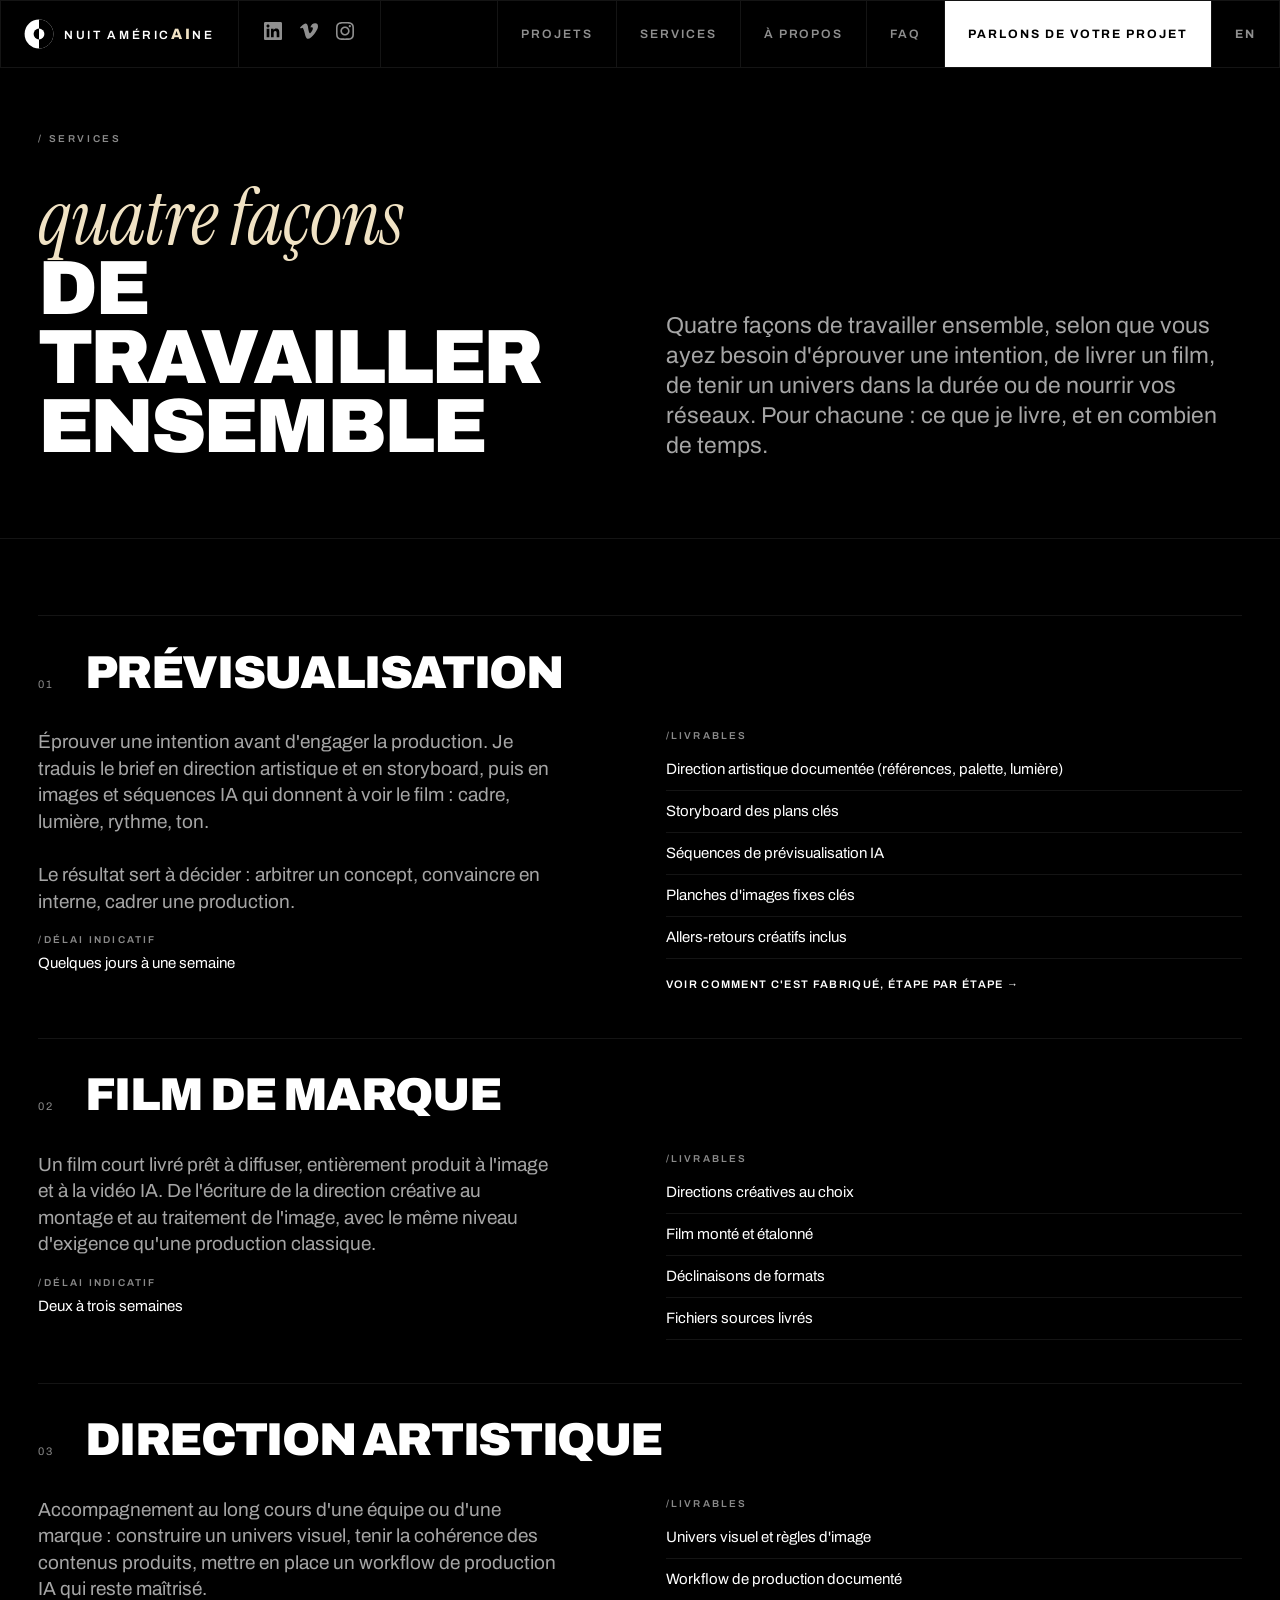
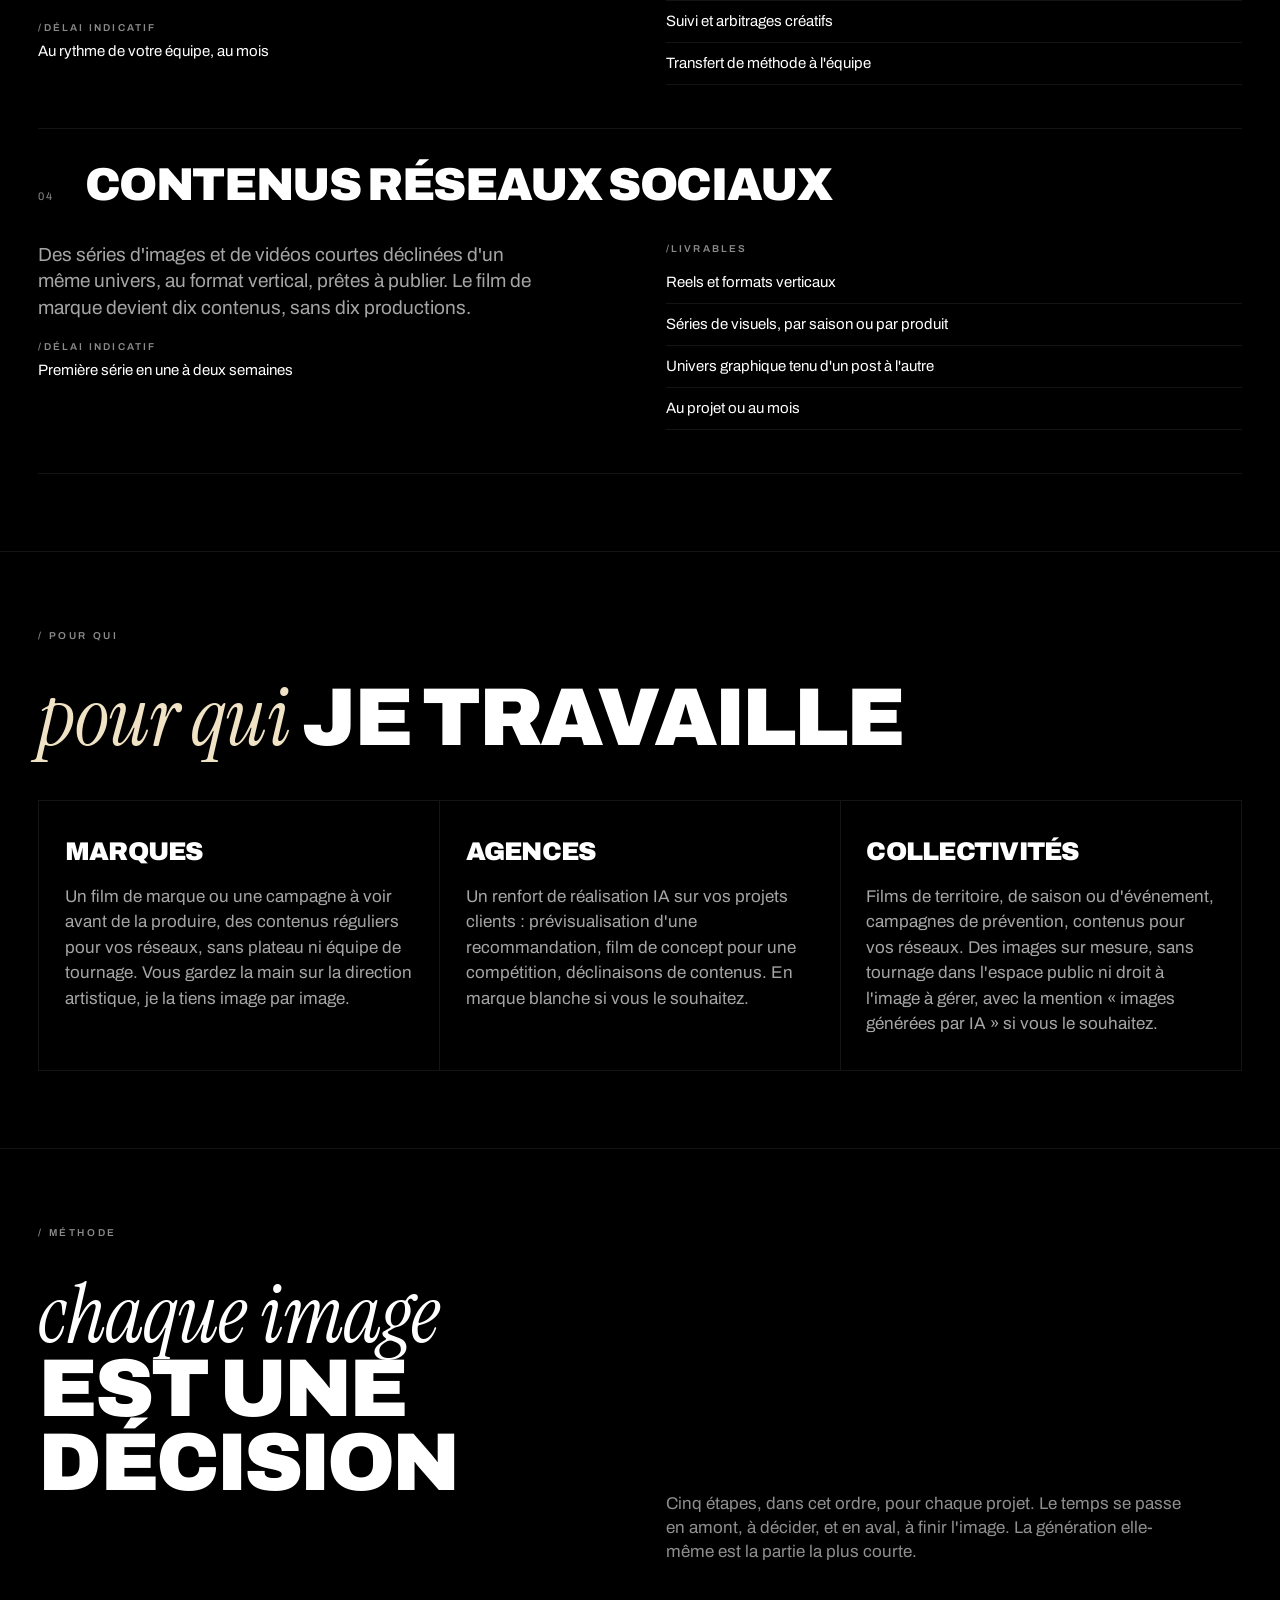
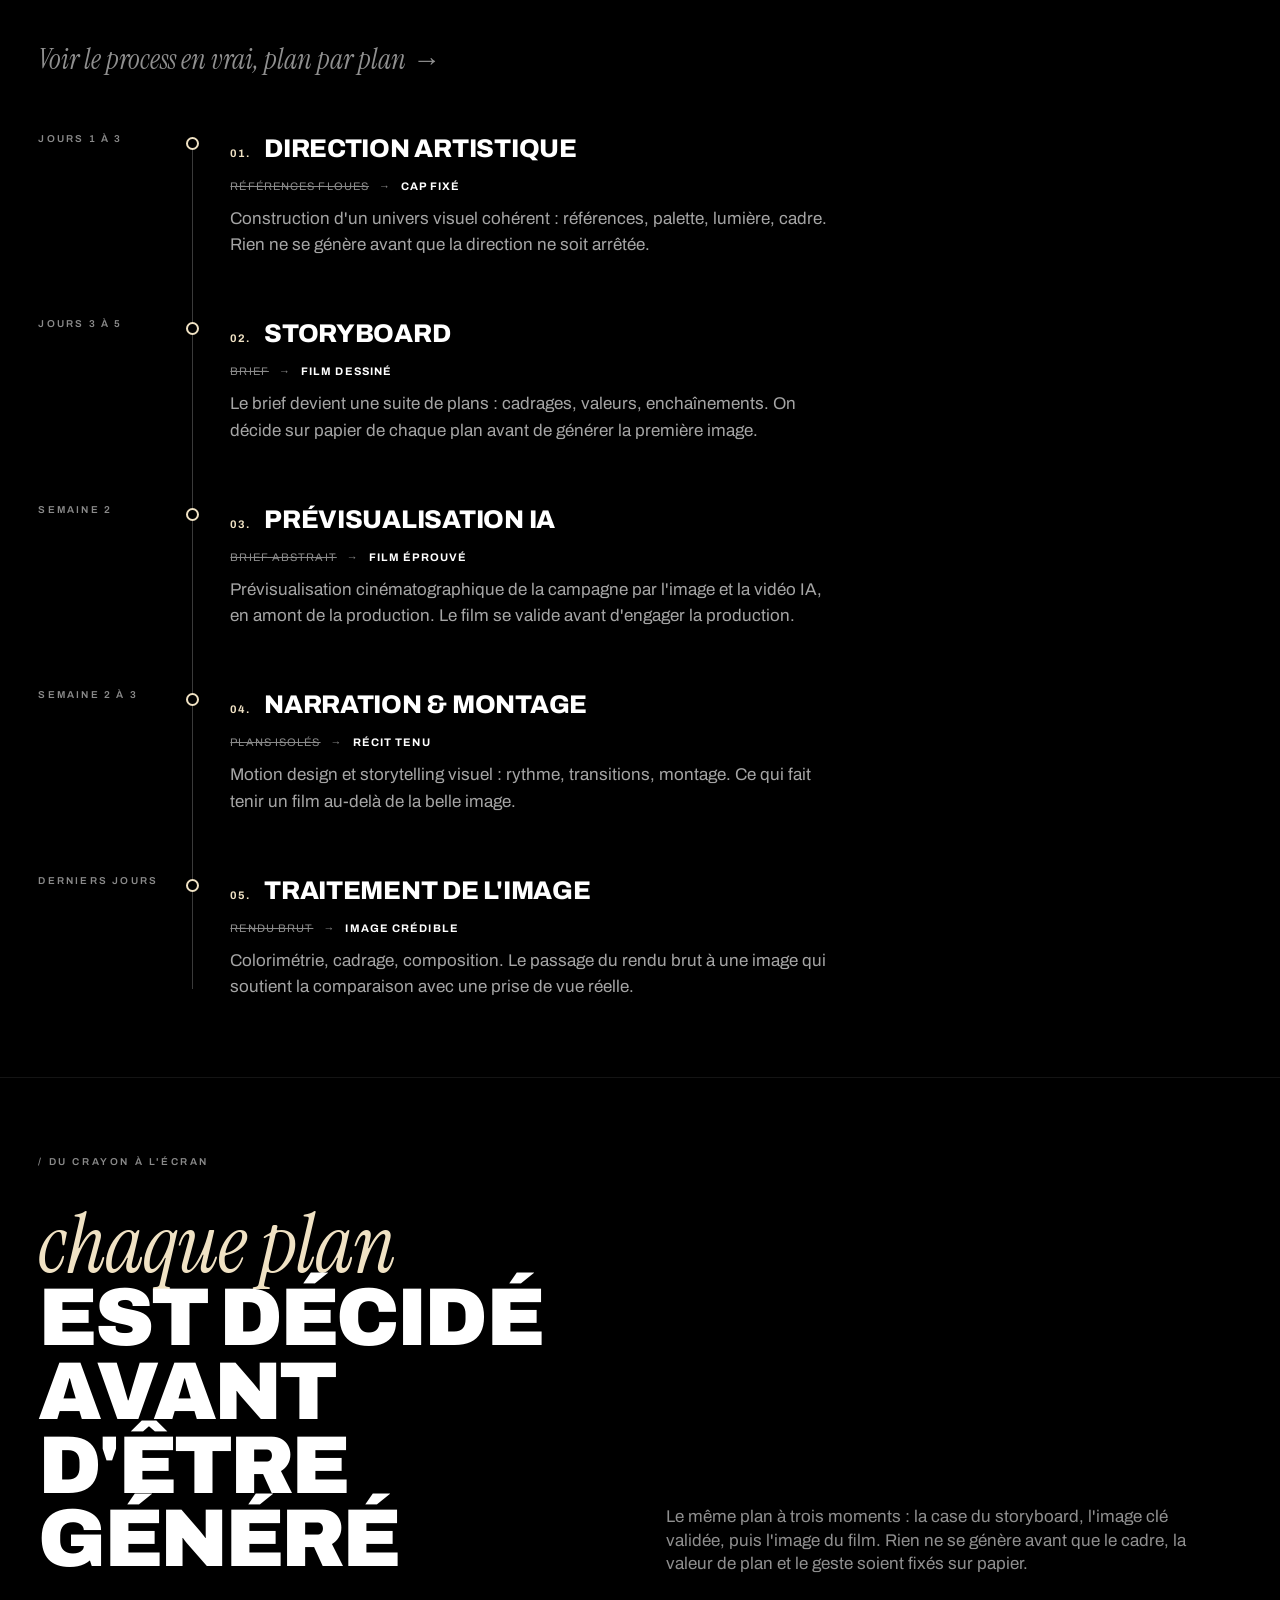
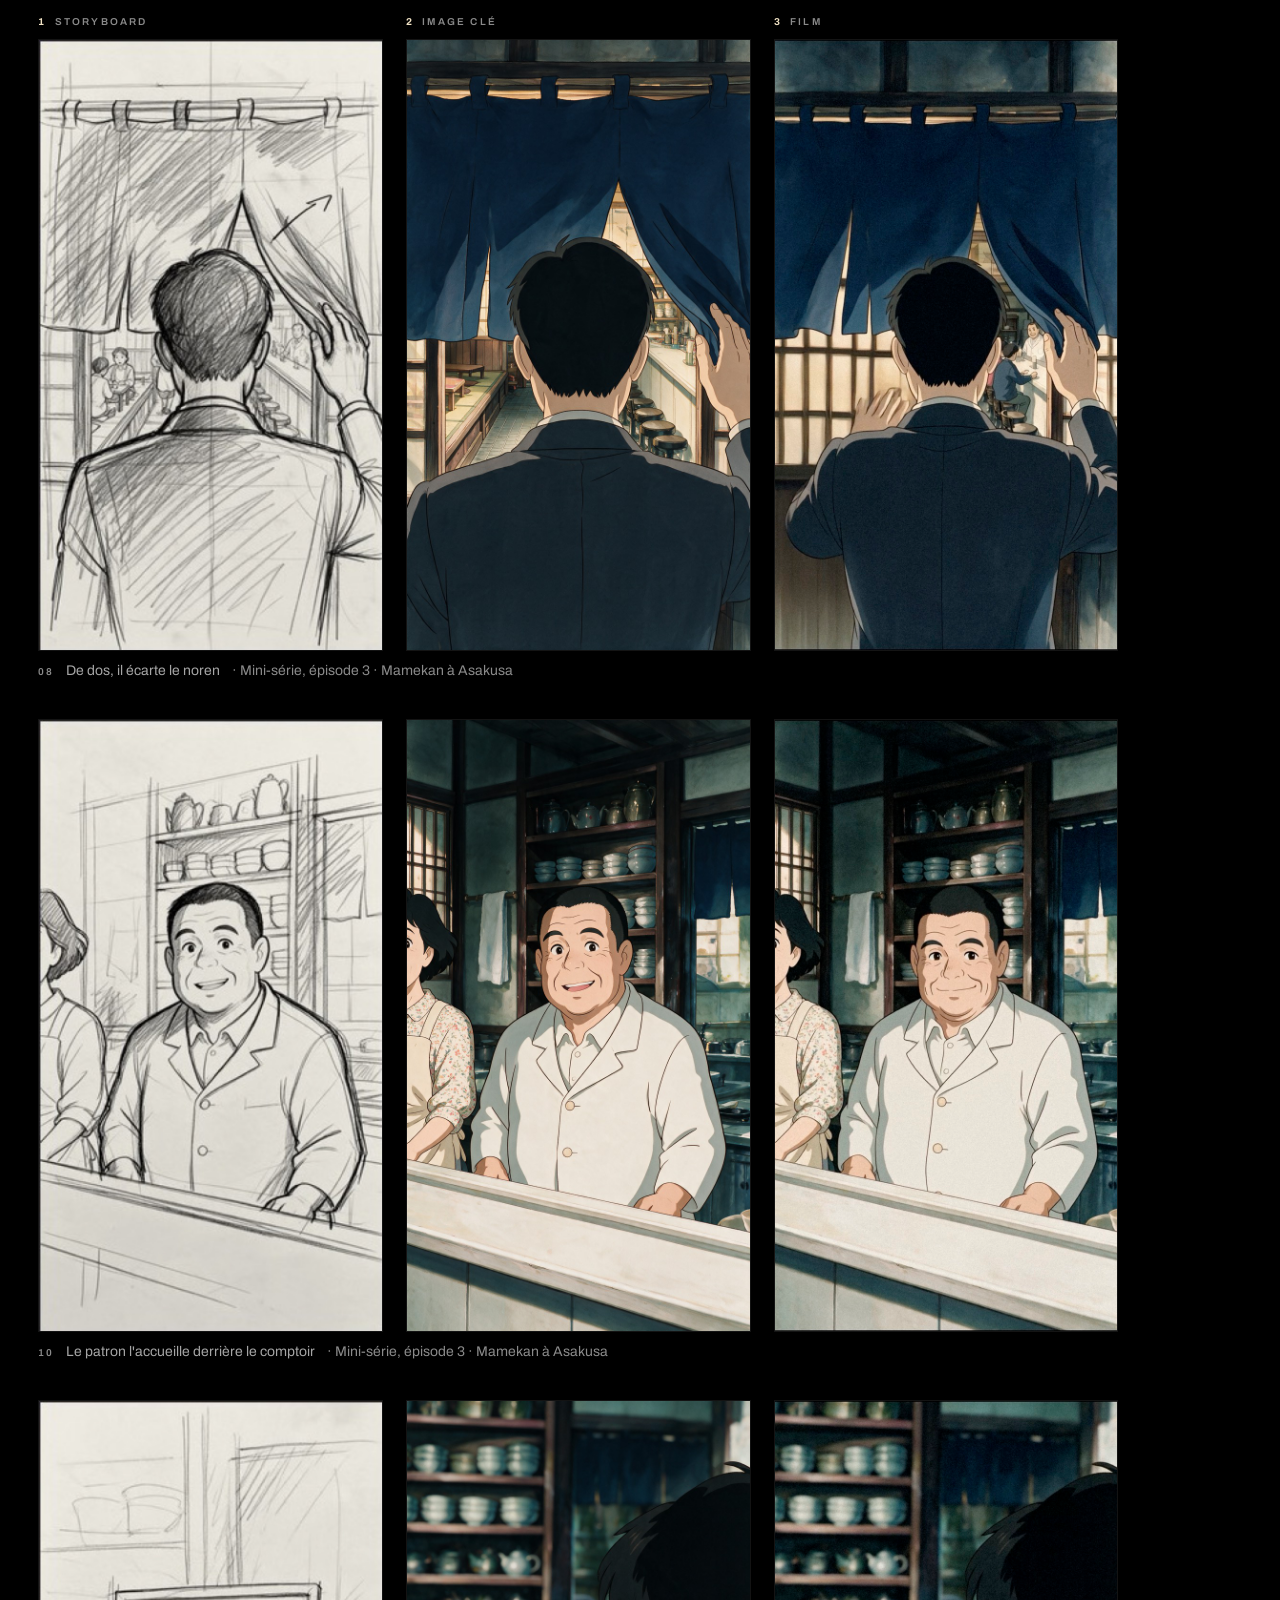
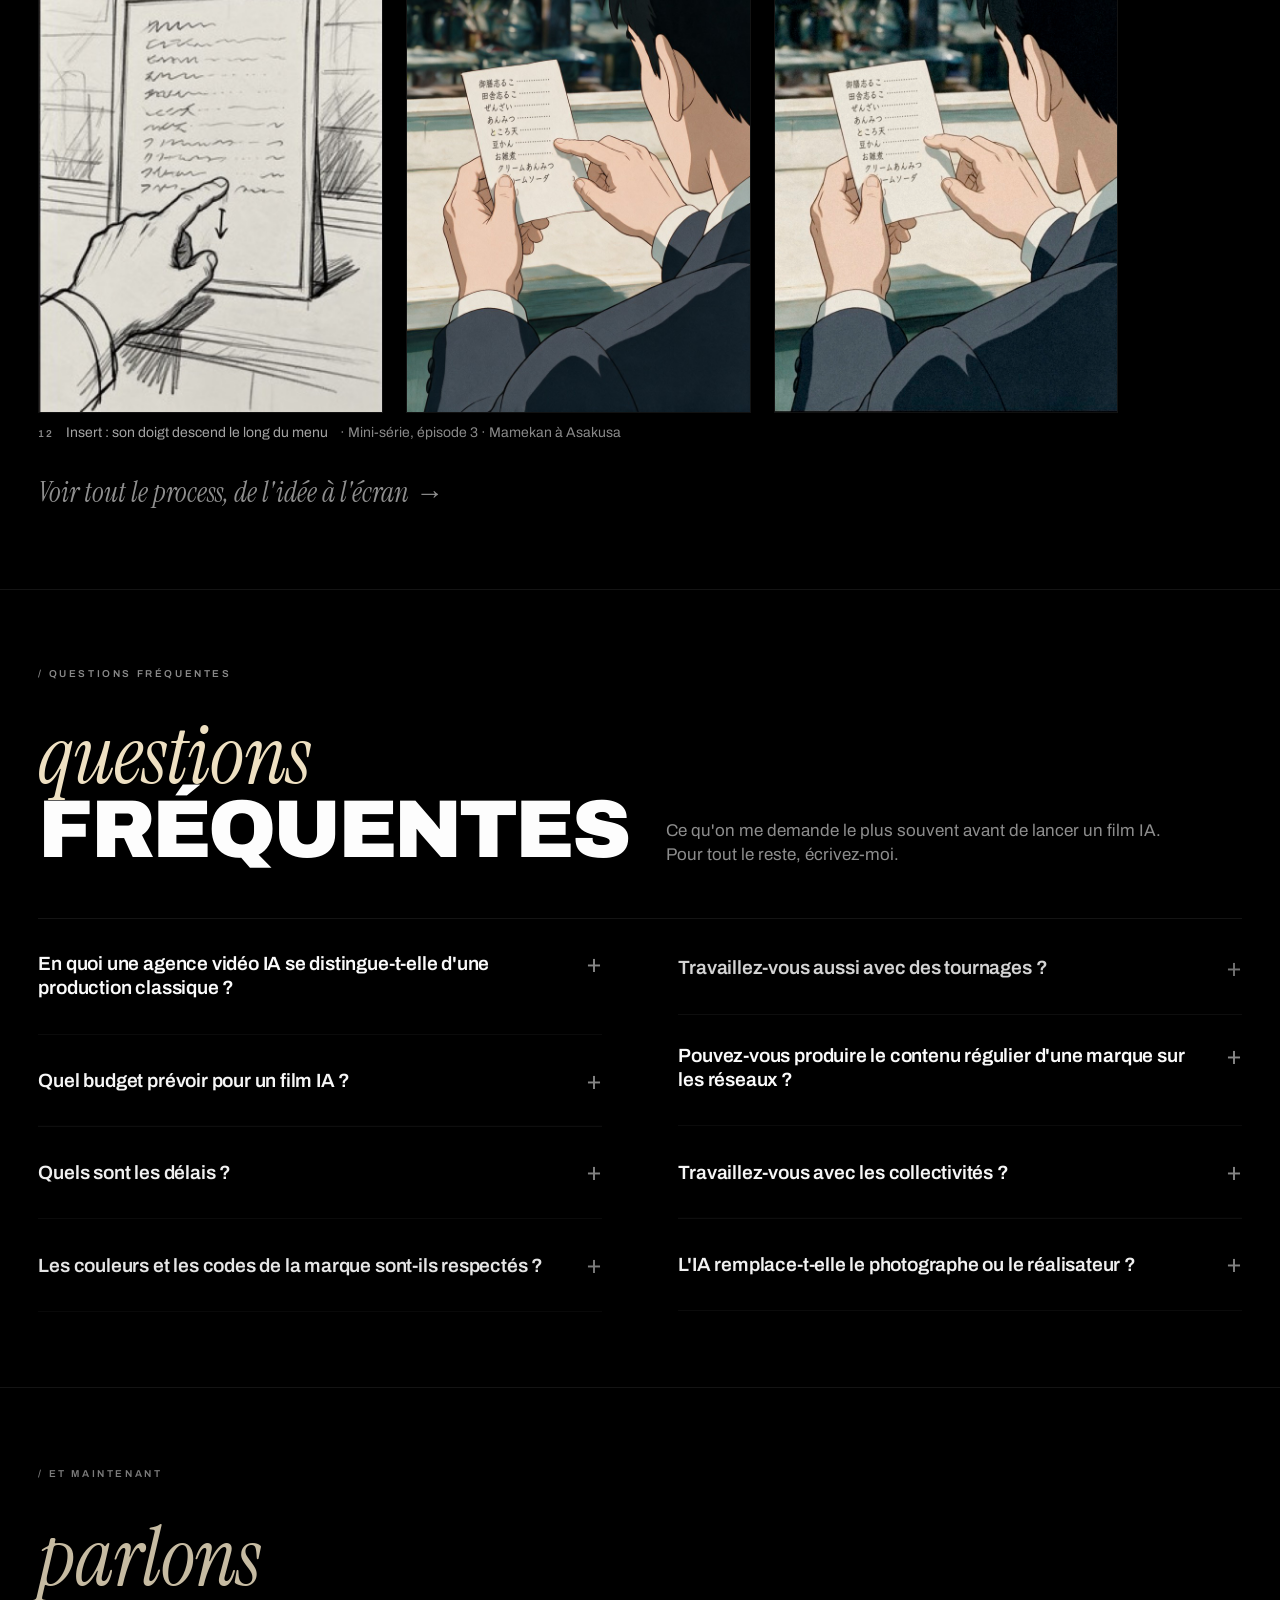
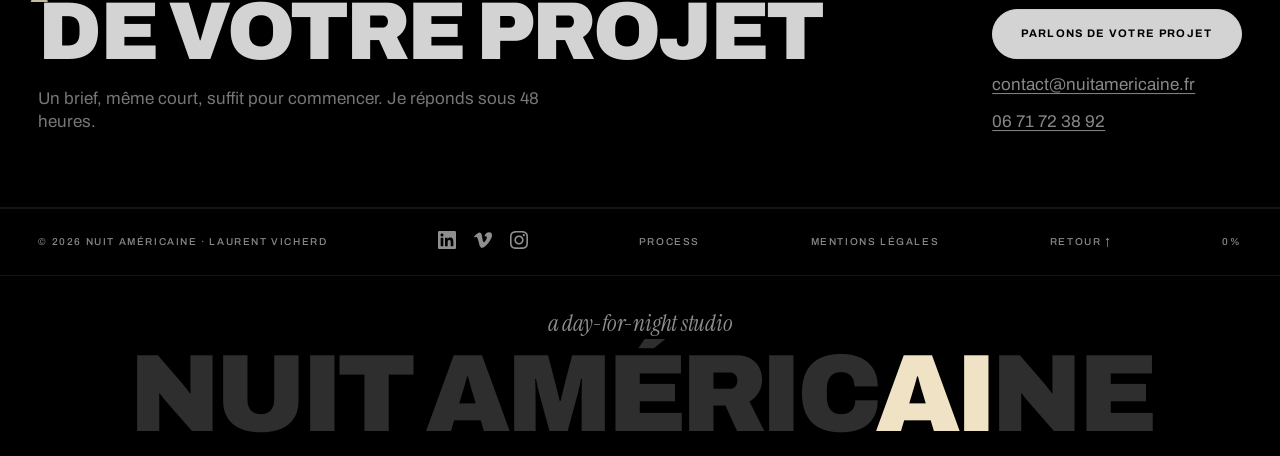
<file: services/index.html>
<!DOCTYPE html><html lang="fr" class="no-js"><head><meta charset="utf-8"><meta name="viewport" content="width=device-width, initial-scale=1"><meta name="theme-color" content="#000000"><meta name="author" content="Laurent Vicherd"><script>
      document.documentElement.classList.replace("no-js", "js");
    </script><link rel="icon" href="/favicon.svg" type="image/svg+xml"><link rel="apple-touch-icon" href="/apple-touch-icon.png"><link rel="sitemap" href="/sitemap-index.xml"><link rel="preload" href="/fonts/archivo-latin-wght-normal.woff2" as="font" type="font/woff2" crossorigin><link rel="preload" href="/fonts/instrument-serif-latin-400-italic.woff2" as="font" type="font/woff2" crossorigin><title>Services · Nuit Américaine, studio de réalisation IA à La Rochelle et Paris</title><meta name="description" content="Prévisualisation, film de marque, direction artistique et contenus réseaux sociaux, entièrement réalisés en images et vidéo IA. Livrables, délais, méthode et questions fréquentes."><link rel="canonical" href="https://nuitamericaine.fr/services/"><meta property="og:type" content="website"><meta property="og:site_name" content="Nuit Américaine · agence de création vidéo IA"><meta property="og:locale" content="fr_FR"><link rel="alternate" hreflang="fr" href="https://nuitamericaine.fr/services/"><link rel="alternate" hreflang="en" href="https://nuitamericaine.fr/en/services/"><link rel="alternate" hreflang="x-default" href="https://nuitamericaine.fr/services/"><meta property="og:title" content="Services · Nuit Américaine, studio de réalisation IA à La Rochelle et Paris"><meta property="og:description" content="Prévisualisation, film de marque, direction artistique et contenus réseaux sociaux, entièrement réalisés en images et vidéo IA. Livrables, délais, méthode et questions fréquentes."><meta property="og:url" content="https://nuitamericaine.fr/services/"><meta property="og:image" content="https://nuitamericaine.fr/images/og-image.jpg"><meta property="og:image:width" content="1200"><meta property="og:image:height" content="630"><meta property="og:image:alt" content="Nuit Américaine, agence de création vidéo IA · Laurent Vicherd, directeur artistique"><meta name="twitter:card" content="summary_large_image"><meta name="twitter:title" content="Services · Nuit Américaine, studio de réalisation IA à La Rochelle et Paris"><meta name="twitter:description" content="Prévisualisation, film de marque, direction artistique et contenus réseaux sociaux, entièrement réalisés en images et vidéo IA. Livrables, délais, méthode et questions fréquentes."><meta name="twitter:image" content="https://nuitamericaine.fr/images/og-image.jpg"><meta name="twitter:image:alt" content="Nuit Américaine, agence de création vidéo IA · Laurent Vicherd, directeur artistique"><script type="application/ld+json">{"@context":"https://schema.org","@type":["Organization","LocalBusiness"],"@id":"https://nuitamericaine.fr/#organization","name":"Nuit Américaine","alternateName":"Nuit Americaine","url":"https://nuitamericaine.fr","logo":"https://nuitamericaine.fr/icon-512.png","image":"https://nuitamericaine.fr/images/og-image.jpg","description":"Nuit Américaine, agence de création vidéo IA, La Rochelle et Paris, dirigée par Laurent Vicherd, directeur artistique. Films de marque, contenus réseaux sociaux et prévisualisation, entièrement produits par l'IA.","email":"contact@nuitamericaine.fr","telephone":"+33671723892","founder":{"@type":"Person","name":"Laurent Vicherd"},"address":{"@type":"PostalAddress","addressLocality":"La Rochelle","addressRegion":"Nouvelle-Aquitaine","addressCountry":"FR"},"areaServed":["La Rochelle","Paris","France","Europe"],"knowsLanguage":["fr","en"],"makesOffer":[{"@type":"Offer","itemOffered":{"@type":"Service","name":"Prévisualisation"}},{"@type":"Offer","itemOffered":{"@type":"Service","name":"Film de marque"}},{"@type":"Offer","itemOffered":{"@type":"Service","name":"Direction artistique"}},{"@type":"Offer","itemOffered":{"@type":"Service","name":"Contenus réseaux sociaux"}}],"sameAs":["https://www.linkedin.com/in/lvicherd/","https://vimeo.com/showcase/12160881","https://www.instagram.com/dreamer.anime/"]}</script><script type="application/ld+json">{"@context":"https://schema.org","@type":"Person","name":"Laurent Vicherd","jobTitle":"Directeur artistique, créateur vidéo IA et réalisateur","description":"Nuit Américaine, agence de création vidéo IA, La Rochelle et Paris, dirigée par Laurent Vicherd, directeur artistique. Films de marque, contenus réseaux sociaux et prévisualisation, entièrement produits par l'IA.","url":"https://nuitamericaine.fr","image":"https://nuitamericaine.fr/images/og-image.jpg","email":"mailto:contact@nuitamericaine.fr","telephone":"+33671723892","address":{"@type":"PostalAddress","addressLocality":"La Rochelle","addressRegion":"Nouvelle-Aquitaine","addressCountry":"FR"},"knowsLanguage":[{"@type":"Language","name":"Français","alternateName":"fr"},{"@type":"Language","name":"Anglais","alternateName":"en"}],"knowsAbout":["Direction artistique","Prévisualisation cinématographique","Vidéo générée par IA","Contenus réseaux sociaux","Motion design","Narration visuelle","Colorimétrie"],"worksFor":{"@id":"https://nuitamericaine.fr/#organization"},"sameAs":["https://www.linkedin.com/in/lvicherd/","https://vimeo.com/showcase/12160881","https://www.instagram.com/dreamer.anime/"]}</script><link rel="stylesheet" href="/_astro/Footer.DX5v9vsR.css"><link rel="stylesheet" href="/_astro/Faq.Dj6MYJM9.css"><style>._FJtSol{padding:var(--space-section-y) var(--space-section-x);border-bottom:var(--rule)}._LM-i7o{margin-bottom:var(--space-label);color:var(--c-text-meta);font-size:var(--fs-label-sm);letter-spacing:var(--ls-label-wide);text-transform:uppercase;font-weight:600}._RmPe41{gap:var(--space-gap);grid-template-columns:repeat(auto-fit,minmax(300px,1fr));align-items:end;margin-bottom:clamp(24px,3vw,40px);display:grid}._8kO7ox{max-width:1100px;font-size:var(--fs-h2-alt);letter-spacing:var(--ls-h2);font-weight:900;line-height:var(--lh-display);text-transform:uppercase}._2wJF0M{color:var(--c-accent);font-family:var(--font-serif);letter-spacing:var(--ls-serif);text-transform:lowercase;font-style:italic;font-weight:400}._IzQV4X{max-width:520px;color:var(--c-text-tertiary);font-size:var(--fs-body)}._d57tDG,._WR9BhF{gap:var(--space-gap-sm);grid-template-columns:repeat(3,1fr);max-width:1080px;display:grid}._d57tDG{margin-bottom:10px}._0mjghO{color:var(--c-text-meta);font-size:var(--fs-label-sm);letter-spacing:var(--ls-label);text-transform:uppercase;align-items:baseline;gap:8px;font-weight:600;display:flex}._vVRgnr{color:var(--c-accent);font-weight:700}._5RcgRW{margin:0 0 clamp(24px,3vw,40px)}._5RcgRW:last-of-type{margin-bottom:0}._F-tGew{aspect-ratio:9/16;border:var(--rule);object-fit:cover;background:var(--c-bg);width:100%;height:auto;display:block}._OWI5hS{max-width:1080px;color:var(--c-text-secondary);font-size:var(--fs-xs);flex-wrap:wrap;align-items:baseline;gap:12px;margin-top:10px;display:flex}._y6N9Il{color:var(--c-text-meta);font-size:var(--fs-label-sm);letter-spacing:var(--ls-label-mid);font-weight:600}._9H5wL-{color:var(--c-text-meta)}._SRtATu{color:var(--c-text-tertiary);font-family:var(--font-serif);font-size:var(--fs-showcase-link);transition:color var(--duration-hover) ease;margin-top:clamp(20px,2.4vw,32px);font-style:italic;display:inline-block}._SRtATu:hover,._SRtATu:focus-visible{color:var(--c-accent)}
._WjsYfx{padding:var(--space-section-y) var(--space-section-x);border-bottom:var(--rule)}._U--BTv{margin-bottom:var(--space-label);color:var(--c-text-meta);font-size:var(--fs-label-sm);letter-spacing:var(--ls-label-wide);text-transform:uppercase;font-weight:600}._-gj3sg{gap:var(--space-gap);flex-wrap:wrap;justify-content:space-between;align-items:flex-end;display:flex}._lgojtX{font-size:var(--fs-h2-alt);letter-spacing:var(--ls-h2);font-weight:900;line-height:var(--lh-display);text-transform:uppercase;margin-bottom:18px}._MB6uVY{color:var(--c-accent);font-family:var(--font-serif);letter-spacing:var(--ls-serif);text-transform:lowercase;font-style:italic;font-weight:400}._LjjfGz{max-width:520px;color:var(--c-text-tertiary);font-size:var(--fs-body)}._9sm7Pq{flex-direction:column;align-items:flex-start;gap:14px;display:flex}._8MMlFg{border:1px solid var(--c-text);border-radius:var(--radius-pill);background:var(--c-button-bg);color:var(--c-button-text);font-size:var(--fs-label);letter-spacing:var(--ls-button);text-transform:uppercase;transition:background-color var(--duration-hover) ease, border-color var(--duration-hover) ease;padding:16px 28px;font-weight:700}._8MMlFg:hover,._8MMlFg:focus-visible{border-color:var(--c-accent);background:var(--c-accent)}._E-J1sk{color:var(--c-text-secondary);font-size:var(--fs-body);text-underline-offset:3px;transition:color var(--duration-hover) ease;text-decoration:underline}._E-J1sk:hover,._E-J1sk:focus-visible{color:var(--c-accent)}
</style></head><body><a class="skip-link" href="#top">Aller au contenu</a><header class="_wbp8n1"><nav class="_0O6ddc" aria-label="Navigation principale"><a class="_5jztdh _KssVgu" href="/#top"><svg class="_oegGxY" viewBox="0 0 100 100" aria-hidden="true" focusable="false"><defs><clipPath id="na-h"><rect x="50" y="0" width="50" height="100"></rect></clipPath></defs><circle cx="50" cy="50" r="48" fill="#fff"></circle><circle cx="50" cy="50" r="48" fill="#000" clip-path="url(#na-h)"></circle><circle cx="50" cy="50" r="18" fill="#000"></circle><circle cx="50" cy="50" r="18" fill="#fff" clip-path="url(#na-h)"></circle></svg><span class="_LylGI-">Nuit Améric<span class="_NhfbE0">ai</span>ne</span><span class="visually-hidden">, retour en haut de page</span></a><span class="_5jztdh _innQ03"><ul class="_6sXvDL" aria-label="Réseaux et profils"><li><a class="_XAW3bi" href="https://www.linkedin.com/in/lvicherd/" target="_blank" rel="noopener"><svg class="_UkfkSz" viewBox="0 0 24 24" aria-hidden="true" focusable="false"><path fill="currentColor" d="M20.447 20.452h-3.554v-5.569c0-1.328-.027-3.037-1.852-3.037-1.853 0-2.136 1.445-2.136 2.939v5.667H9.351V9h3.414v1.561h.046c.477-.9 1.637-1.85 3.37-1.85 3.601 0 4.267 2.37 4.267 5.455v6.286zM5.337 7.433c-1.144 0-2.063-.926-2.063-2.065 0-1.138.92-2.063 2.063-2.063 1.14 0 2.064.925 2.064 2.063 0 1.139-.925 2.065-2.064 2.065zm1.782 13.019H3.555V9h3.564v11.452zM22.225 0H1.771C.792 0 0 .774 0 1.729v20.542C0 23.227.792 24 1.771 24h20.451C23.2 24 24 23.227 24 22.271V1.729C24 .774 23.2 0 22.222 0h.003z"></path></svg><span class="visually-hidden">LinkedIn</span><span class="visually-hidden">(nouvelle fenêtre)</span></a></li><li><a class="_XAW3bi" href="https://vimeo.com/showcase/12160881" target="_blank" rel="noopener"><svg class="_UkfkSz" viewBox="0 0 24 24" aria-hidden="true" focusable="false"><path fill="currentColor" d="M23.9765 6.4168c-.105 2.338-1.739 5.5429-4.894 9.6088-3.2679 4.247-6.0258 6.3699-8.2898 6.3699-1.409 0-2.578-1.294-3.553-3.881l-1.9179-7.1138c-.719-2.584-1.488-3.878-2.312-3.878-.179 0-.806.378-1.881 1.132l-1.129-1.457a315.06 315.06 0 0 0 3.501-3.1279c1.579-1.368 2.765-2.085 3.554-2.159 1.867-.18 3.016 1.1 3.447 3.838.465 2.953.789 4.789.971 5.507.539 2.45 1.131 3.674 1.776 3.674.502 0 1.256-.796 2.265-2.385 1.004-1.589 1.54-2.797 1.612-3.628.144-1.371-.395-2.061-1.614-2.061-.574 0-1.167.121-1.777.391 1.186-3.868 3.434-5.757 6.762-5.637 2.473.06 3.628 1.664 3.493 4.797l-.013.01z"></path></svg><span class="visually-hidden">Vimeo</span><span class="visually-hidden">(nouvelle fenêtre)</span></a></li><li><a class="_XAW3bi" href="https://www.instagram.com/dreamer.anime/" target="_blank" rel="noopener"><svg class="_UkfkSz" viewBox="0 0 24 24" aria-hidden="true" focusable="false"><path fill="currentColor" d="M12 0C8.74 0 8.333.015 7.053.072 5.775.132 4.905.333 4.14.63c-.789.306-1.459.717-2.126 1.384S.935 3.35.63 4.14C.333 4.905.131 5.775.072 7.053.012 8.333 0 8.74 0 12s.015 3.667.072 4.947c.06 1.277.261 2.148.558 2.913.306.788.717 1.459 1.384 2.126.667.666 1.336 1.079 2.126 1.384.766.296 1.636.499 2.913.558C8.333 23.988 8.74 24 12 24s3.667-.015 4.947-.072c1.277-.06 2.148-.262 2.913-.558.788-.306 1.459-.718 2.126-1.384.666-.667 1.079-1.335 1.384-2.126.296-.765.499-1.636.558-2.913.06-1.28.072-1.687.072-4.947s-.015-3.667-.072-4.947c-.06-1.277-.262-2.149-.558-2.913-.306-.789-.718-1.459-1.384-2.126C21.319 1.347 20.651.935 19.86.63c-.765-.297-1.636-.499-2.913-.558C15.667.012 15.26 0 12 0zm0 2.16c3.203 0 3.585.016 4.85.071 1.17.055 1.805.249 2.227.415.562.217.96.477 1.382.896.419.42.679.819.896 1.381.164.422.36 1.057.413 2.227.057 1.266.07 1.646.07 4.85s-.015 3.585-.074 4.85c-.061 1.17-.256 1.805-.421 2.227-.224.562-.479.96-.899 1.382-.419.419-.824.679-1.38.896-.42.164-1.065.36-2.235.413-1.274.057-1.649.07-4.859.07-3.211 0-3.586-.015-4.859-.074-1.171-.061-1.816-.256-2.236-.421-.569-.224-.96-.479-1.379-.899-.421-.419-.69-.824-.9-1.38-.165-.42-.359-1.065-.42-2.235-.045-1.26-.061-1.649-.061-4.844 0-3.196.016-3.586.061-4.861.061-1.17.255-1.814.42-2.234.21-.57.479-.96.9-1.381.419-.419.81-.689 1.379-.898.42-.166 1.051-.361 2.221-.421 1.275-.045 1.65-.06 4.859-.06l.045.03zm0 3.678c-3.405 0-6.162 2.76-6.162 6.162 0 3.405 2.76 6.162 6.162 6.162 3.405 0 6.162-2.76 6.162-6.162 0-3.405-2.76-6.162-6.162-6.162zM12 16c-2.21 0-4-1.79-4-4s1.79-4 4-4 4 1.79 4 4-1.79 4-4 4zm7.846-10.405c0 .795-.646 1.44-1.44 1.44-.795 0-1.44-.646-1.44-1.44 0-.794.646-1.439 1.44-1.439.793-.001 1.44.645 1.44 1.439z"></path></svg><span class="visually-hidden">Instagram</span><span class="visually-hidden">(nouvelle fenêtre)</span></a></li></ul></span><span class="_5jztdh _wGS1Yd" aria-hidden="true"></span><span class="_5jztdh _672JQn"><a class="_-FFBN1" href="/#projets">Projets</a></span><span class="_5jztdh _672JQn"><a class="_-FFBN1" href="/services">Services</a></span><span class="_5jztdh _672JQn"><a class="_-FFBN1" href="/#apropos">À propos</a></span><span class="_5jztdh _672JQn"><a class="_-FFBN1" href="/services#faq">FAQ</a></span><span class="_5jztdh _gAZI0k"><a class="_b3pAGg" href="/#contact">Parlons de votre projet</a></span><span class="_5jztdh _28Ge5Y"><a class="_ID6BMH" href="/en/services/" lang="en" hreflang="en">EN</a></span></nav></header><main id="top"><section class="_NZcjrD"><p class="_T2ljXy">/ Services</p><div class="_3B6qC4"><h1 class="_SxHqOi"><span class="_aZmtV3">quatre façons</span><br>de travailler ensemble</h1><p class="_Z8G-xh">Quatre façons de travailler ensemble, selon que vous ayez besoin d&#39;éprouver une intention, de livrer un film, de tenir un univers dans la durée ou de nourrir vos réseaux. Pour chacune : ce que je livre, et en combien de temps.</p></div></section><section class="_OVQxK5" id="offres"><div class="_MGSEKs" data-reveal><div class="_MWe9nC" id="offre-01"><h3 class="_Mr4zRC"><span class="_AqnFBP _6Vydyu" id="offre-titre-01"><span class="_V-ZNRi">01</span><span class="_TVp-60">Prévisualisation</span></span></h3><div class="_S-F51Y" id="offre-panneau-01" role="region" aria-labelledby="offre-titre-01"><div class="_GrOiIu"><div><p class="_zIHeiE">Éprouver une intention avant d&#39;engager la production. Je traduis le brief en direction artistique et en storyboard, puis en images et séquences IA qui donnent à voir le film : cadre, lumière, rythme, ton.

Le résultat sert à décider : arbitrer un concept, convaincre en interne, cadrer une production.</p><p class="_beoWo5"><span class="_c3TmHG">/délai indicatif</span>Quelques jours à une semaine</p></div><div><p class="_CRG-hK" id="offre-panneau-01-livrables">/livrables</p><ul class="_SbOmD6" aria-labelledby="offre-panneau-01-livrables"><li class="_pc-Eds">Direction artistique documentée (références, palette, lumière)</li><li class="_pc-Eds">Storyboard des plans clés</li><li class="_pc-Eds">Séquences de prévisualisation IA</li><li class="_pc-Eds">Planches d&#39;images fixes clés</li><li class="_pc-Eds">Allers-retours créatifs inclus</li></ul><a class="_T6x-w2" href="/process">Voir comment c&#39;est fabriqué, étape par étape <span aria-hidden="true">→</span></a></div></div></div></div><div class="_MWe9nC" id="offre-02"><h3 class="_Mr4zRC"><span class="_AqnFBP _6Vydyu" id="offre-titre-02"><span class="_V-ZNRi">02</span><span class="_TVp-60">Film de marque</span></span></h3><div class="_S-F51Y" id="offre-panneau-02" role="region" aria-labelledby="offre-titre-02"><div class="_GrOiIu"><div><p class="_zIHeiE">Un film court livré prêt à diffuser, entièrement produit à l&#39;image et à la vidéo IA. De l&#39;écriture de la direction créative au montage et au traitement de l&#39;image, avec le même niveau d&#39;exigence qu&#39;une production classique.</p><p class="_beoWo5"><span class="_c3TmHG">/délai indicatif</span>Deux à trois semaines</p></div><div><p class="_CRG-hK" id="offre-panneau-02-livrables">/livrables</p><ul class="_SbOmD6" aria-labelledby="offre-panneau-02-livrables"><li class="_pc-Eds">Directions créatives au choix</li><li class="_pc-Eds">Film monté et étalonné</li><li class="_pc-Eds">Déclinaisons de formats</li><li class="_pc-Eds">Fichiers sources livrés</li></ul></div></div></div></div><div class="_MWe9nC" id="offre-03"><h3 class="_Mr4zRC"><span class="_AqnFBP _6Vydyu" id="offre-titre-03"><span class="_V-ZNRi">03</span><span class="_TVp-60">Direction artistique</span></span></h3><div class="_S-F51Y" id="offre-panneau-03" role="region" aria-labelledby="offre-titre-03"><div class="_GrOiIu"><div><p class="_zIHeiE">Accompagnement au long cours d&#39;une équipe ou d&#39;une marque : construire un univers visuel, tenir la cohérence des contenus produits, mettre en place un workflow de production IA qui reste maîtrisé.</p><p class="_beoWo5"><span class="_c3TmHG">/délai indicatif</span>Au rythme de votre équipe, au mois</p></div><div><p class="_CRG-hK" id="offre-panneau-03-livrables">/livrables</p><ul class="_SbOmD6" aria-labelledby="offre-panneau-03-livrables"><li class="_pc-Eds">Univers visuel et règles d&#39;image</li><li class="_pc-Eds">Workflow de production documenté</li><li class="_pc-Eds">Suivi et arbitrages créatifs</li><li class="_pc-Eds">Transfert de méthode à l&#39;équipe</li></ul></div></div></div></div><div class="_MWe9nC" id="offre-04"><h3 class="_Mr4zRC"><span class="_AqnFBP _6Vydyu" id="offre-titre-04"><span class="_V-ZNRi">04</span><span class="_TVp-60">Contenus réseaux sociaux</span></span></h3><div class="_S-F51Y" id="offre-panneau-04" role="region" aria-labelledby="offre-titre-04"><div class="_GrOiIu"><div><p class="_zIHeiE">Des séries d&#39;images et de vidéos courtes déclinées d&#39;un même univers, au format vertical, prêtes à publier. Le film de marque devient dix contenus, sans dix productions.</p><p class="_beoWo5"><span class="_c3TmHG">/délai indicatif</span>Première série en une à deux semaines</p></div><div><p class="_CRG-hK" id="offre-panneau-04-livrables">/livrables</p><ul class="_SbOmD6" aria-labelledby="offre-panneau-04-livrables"><li class="_pc-Eds">Reels et formats verticaux</li><li class="_pc-Eds">Séries de visuels, par saison ou par produit</li><li class="_pc-Eds">Univers graphique tenu d&#39;un post à l&#39;autre</li><li class="_pc-Eds">Au projet ou au mois</li></ul></div></div></div></div></div></section><section class="_JNhyHL" id="pour-qui"><p class="_kjGUXj" data-reveal>/ Pour qui</p><h2 class="_fdF-p5" data-reveal><span class="_vPbt7S">pour qui</span> je travaille</h2><ul class="ruled-grid _eMZkN-" data-reveal><li class="ruled-cell _NjTAoB"><h3 class="_mACm4j">Marques</h3><p class="_RydrCn">Un film de marque ou une campagne à voir avant de la produire, des contenus réguliers pour vos réseaux, sans plateau ni équipe de tournage. Vous gardez la main sur la direction artistique, je la tiens image par image.</p></li><li class="ruled-cell _NjTAoB"><h3 class="_mACm4j">Agences</h3><p class="_RydrCn">Un renfort de réalisation IA sur vos projets clients : prévisualisation d&#39;une recommandation, film de concept pour une compétition, déclinaisons de contenus. En marque blanche si vous le souhaitez.</p></li><li class="ruled-cell _NjTAoB"><h3 class="_mACm4j">Collectivités</h3><p class="_RydrCn">Films de territoire, de saison ou d&#39;événement, campagnes de prévention, contenus pour vos réseaux. Des images sur mesure, sans tournage dans l&#39;espace public ni droit à l&#39;image à gérer, avec la mention « images générées par IA » si vous le souhaitez.</p></li></ul></section><section class="_nffth-" id="methode"><p class="_Nxg1vO" data-reveal>/ Méthode</p><div class="_rzdj-8" data-reveal><h2 class="_DsQfVl"><span class="_ygUHZ4">chaque image</span><br>est une décision</h2><p class="_2FB1g9">Cinq étapes, dans cet ordre, pour chaque projet. Le temps se passe en amont, à décider, et en aval, à finir l&#39;image. La génération elle-même est la partie la plus courte.</p></div><a class="_EW6db8" href="/process" data-reveal>Voir le process en vrai, plan par plan <span aria-hidden="true">→</span></a><ol class="_i0b7k9"><li class="_ViPudt" data-reveal><span class="_tZbTEg" aria-hidden="true"></span><p class="_VsE3ts">Jours 1 à 3</p><div class="_xqRpII"><h3 class="_qEAldj"><span class="_-ie5cz" aria-hidden="true">01.</span>Direction artistique</h3><p class="_QUPkch"><s class="_b28yeu">Références floues</s><span class="_IyOEA0" aria-hidden="true">→</span><span class="_fHFqdQ">Cap fixé</span></p><p class="_3-WGbr">Construction d&#39;un univers visuel cohérent : références, palette, lumière, cadre. Rien ne se génère avant que la direction ne soit arrêtée.</p></div></li><li class="_ViPudt" data-reveal><span class="_tZbTEg" aria-hidden="true"></span><p class="_VsE3ts">Jours 3 à 5</p><div class="_xqRpII"><h3 class="_qEAldj"><span class="_-ie5cz" aria-hidden="true">02.</span>Storyboard</h3><p class="_QUPkch"><s class="_b28yeu">Brief</s><span class="_IyOEA0" aria-hidden="true">→</span><span class="_fHFqdQ">Film dessiné</span></p><p class="_3-WGbr">Le brief devient une suite de plans : cadrages, valeurs, enchaînements. On décide sur papier de chaque plan avant de générer la première image.</p></div></li><li class="_ViPudt" data-reveal><span class="_tZbTEg" aria-hidden="true"></span><p class="_VsE3ts">Semaine 2</p><div class="_xqRpII"><h3 class="_qEAldj"><span class="_-ie5cz" aria-hidden="true">03.</span>Prévisualisation IA</h3><p class="_QUPkch"><s class="_b28yeu">Brief abstrait</s><span class="_IyOEA0" aria-hidden="true">→</span><span class="_fHFqdQ">Film éprouvé</span></p><p class="_3-WGbr">Prévisualisation cinématographique de la campagne par l&#39;image et la vidéo IA, en amont de la production. Le film se valide avant d&#39;engager la production.</p></div></li><li class="_ViPudt" data-reveal><span class="_tZbTEg" aria-hidden="true"></span><p class="_VsE3ts">Semaine 2 à 3</p><div class="_xqRpII"><h3 class="_qEAldj"><span class="_-ie5cz" aria-hidden="true">04.</span>Narration &amp; montage</h3><p class="_QUPkch"><s class="_b28yeu">Plans isolés</s><span class="_IyOEA0" aria-hidden="true">→</span><span class="_fHFqdQ">Récit tenu</span></p><p class="_3-WGbr">Motion design et storytelling visuel : rythme, transitions, montage. Ce qui fait tenir un film au-delà de la belle image.</p></div></li><li class="_ViPudt" data-reveal><span class="_tZbTEg" aria-hidden="true"></span><p class="_VsE3ts">Derniers jours</p><div class="_xqRpII"><h3 class="_qEAldj"><span class="_-ie5cz" aria-hidden="true">05.</span>Traitement de l&#39;image</h3><p class="_QUPkch"><s class="_b28yeu">Rendu brut</s><span class="_IyOEA0" aria-hidden="true">→</span><span class="_fHFqdQ">Image crédible</span></p><p class="_3-WGbr">Colorimétrie, cadrage, composition. Le passage du rendu brut à une image qui soutient la comparaison avec une prise de vue réelle.</p></div></li></ol></section><section class="_FJtSol" id="process"><p class="_LM-i7o" data-reveal>/ Du crayon à l&#39;écran</p><div class="_RmPe41" data-reveal><h2 class="_8kO7ox"><span class="_2wJF0M">chaque plan</span><br>est décidé avant d&#39;être généré</h2><p class="_IzQV4X">Le même plan à trois moments : la case du storyboard, l&#39;image clé validée, puis l&#39;image du film. Rien ne se génère avant que le cadre, la valeur de plan et le geste soient fixés sur papier.</p></div><div class="_d57tDG" aria-hidden="true"><span class="_0mjghO"><span class="_vVRgnr">1</span>Storyboard</span><span class="_0mjghO"><span class="_vVRgnr">2</span>Image clé</span><span class="_0mjghO"><span class="_vVRgnr">3</span>Film</span></div><figure class="_5RcgRW" data-reveal><div class="_WR9BhF"><img class="_F-tGew" src="/images/process/e3-sb-08.jpg" alt="Storyboard · De dos, il écarte le noren" width="720" height="1280" loading="lazy" decoding="async"><img class="_F-tGew" src="/images/process/e3-08-image-cle.jpg" alt="Image clé · De dos, il écarte le noren" width="720" height="1280" loading="lazy" decoding="async"><img class="_F-tGew" src="/images/process/e3-08-film.jpg" alt="Film · De dos, il écarte le noren" width="720" height="1280" loading="lazy" decoding="async"></div><figcaption class="_OWI5hS"><span class="_y6N9Il">08</span>De dos, il écarte le noren<span class="_9H5wL-"> · Mini-série, épisode 3 · Mamekan à Asakusa</span></figcaption></figure><figure class="_5RcgRW" data-reveal><div class="_WR9BhF"><img class="_F-tGew" src="/images/process/e3-sb-10.jpg" alt="Storyboard · Le patron l'accueille derrière le comptoir" width="720" height="1280" loading="lazy" decoding="async"><img class="_F-tGew" src="/images/process/e3-10-image-cle.jpg" alt="Image clé · Le patron l'accueille derrière le comptoir" width="720" height="1280" loading="lazy" decoding="async"><img class="_F-tGew" src="/images/process/e3-10-film.jpg" alt="Film · Le patron l'accueille derrière le comptoir" width="720" height="1280" loading="lazy" decoding="async"></div><figcaption class="_OWI5hS"><span class="_y6N9Il">10</span>Le patron l&#39;accueille derrière le comptoir<span class="_9H5wL-"> · Mini-série, épisode 3 · Mamekan à Asakusa</span></figcaption></figure><figure class="_5RcgRW" data-reveal><div class="_WR9BhF"><img class="_F-tGew" src="/images/process/e3-sb-12.jpg" alt="Storyboard · Insert : son doigt descend le long du menu" width="720" height="1280" loading="lazy" decoding="async"><img class="_F-tGew" src="/images/process/e3-12-image-cle.jpg" alt="Image clé · Insert : son doigt descend le long du menu" width="720" height="1280" loading="lazy" decoding="async"><img class="_F-tGew" src="/images/process/e3-12-film.jpg" alt="Film · Insert : son doigt descend le long du menu" width="720" height="1280" loading="lazy" decoding="async"></div><figcaption class="_OWI5hS"><span class="_y6N9Il">12</span>Insert : son doigt descend le long du menu<span class="_9H5wL-"> · Mini-série, épisode 3 · Mamekan à Asakusa</span></figcaption></figure><a class="_SRtATu" href="/process" data-reveal>Voir tout le process, de l&#39;idée à l&#39;écran <span aria-hidden="true">→</span></a></section><section class="_o7Jc0-" id="faq" aria-labelledby="faq-titre"><div class="_tAB4YX" data-reveal><div><p class="_0pRem6">/ Questions fréquentes</p><h2 class="_V40yUM" id="faq-titre"><span class="_-Jj-h-">questions</span> fréquentes</h2></div><p class="_F-Yixv">Ce qu&#39;on me demande le plus souvent avant de lancer un film IA. Pour tout le reste, écrivez-moi.</p></div><div class="_OhioK8" data-accordion><div><div class="_agsunY" data-reveal><h3 class="_7h5kzh"><button class="_HAb-0-" id="faq-question-1" type="button" data-accordion-trigger aria-expanded="false" aria-controls="faq-reponse-1"><span class="_JPezGf">En quoi une agence vidéo IA se distingue-t-elle d&#39;une production classique ?</span><span class="_tRpo5q" data-accordion-sign aria-hidden="true">+</span></button></h3><div class="_VZKIKA" id="faq-reponse-1" role="region" aria-labelledby="faq-question-1" hidden><p class="_l1jTkG">Les métiers sont les mêmes : direction artistique, écriture, storyboard, cadre, lumière, montage, étalonnage. Ce qui change, c&#39;est la fabrication.

Ici tout est généré par l&#39;IA, sous une direction artistique humaine : images, plans vidéo, musique, sound design. Rien n&#39;est tourné, ce qui permet de livrer en quelques jours ce qu&#39;un tournage multi-décors demanderait en semaines.

Et à la différence d&#39;un logiciel « clé en main », chaque modèle et chaque plan sont pilotés, puis l&#39;image est finie à la main. C&#39;est ce pilotage qui fait qu&#39;un film tient la comparaison avec une prise de vue réelle, pour un film de marque comme pour une série de contenus.</p></div></div><div class="_agsunY" data-reveal><h3 class="_7h5kzh"><button class="_HAb-0-" id="faq-question-2" type="button" data-accordion-trigger aria-expanded="false" aria-controls="faq-reponse-2"><span class="_JPezGf">Quel budget prévoir pour un film IA ?</span><span class="_tRpo5q" data-accordion-sign aria-hidden="true">+</span></button></h3><div class="_VZKIKA" id="faq-reponse-2" role="region" aria-labelledby="faq-question-2" hidden><p class="_l1jTkG">Chaque projet est chiffré sur devis, selon l&#39;offre : une prévisualisation pour éprouver une intention, un film court prêt à diffuser, ou un accompagnement de direction artistique au long cours.

L&#39;ordre de grandeur reste très en dessous d&#39;une production publicitaire classique, dont le seul tournage se compte en dizaines de milliers d&#39;euros : pas de plateau, pas d&#39;équipe de tournage, pas de déplacements.

Le budget se concentre sur la direction artistique et la finition de l&#39;image, là où se joue la crédibilité du film.</p></div></div><div class="_agsunY" data-reveal><h3 class="_7h5kzh"><button class="_HAb-0-" id="faq-question-3" type="button" data-accordion-trigger aria-expanded="false" aria-controls="faq-reponse-3"><span class="_JPezGf">Quels sont les délais ?</span><span class="_tRpo5q" data-accordion-sign aria-hidden="true">+</span></button></h3><div class="_VZKIKA" id="faq-reponse-3" role="region" aria-labelledby="faq-question-3" hidden><p class="_l1jTkG">De quelques jours pour une prévisualisation ou une série de plans, à deux ou trois semaines pour un film court entièrement produit, monté et étalonné. Le temps se passe surtout en amont, à fixer la direction artistique, et en aval, au montage et au traitement de l&#39;image : la génération elle-même est la partie la plus courte.

Un accompagnement de direction artistique se cale, lui, sur le rythme de votre équipe.</p></div></div><div class="_agsunY" data-reveal><h3 class="_7h5kzh"><button class="_HAb-0-" id="faq-question-4" type="button" data-accordion-trigger aria-expanded="false" aria-controls="faq-reponse-4"><span class="_JPezGf">Les couleurs et les codes de la marque sont-ils respectés ?</span><span class="_tRpo5q" data-accordion-sign aria-hidden="true">+</span></button></h3><div class="_VZKIKA" id="faq-reponse-4" role="region" aria-labelledby="faq-question-4" hidden><p class="_l1jTkG">Oui, à condition de traiter la marque comme sur n&#39;importe quelle production. D&#39;abord une direction artistique documentée, références, palette, lumière, règles d&#39;image, et rien ne se génère avant qu&#39;elle soit arrêtée.

Ensuite, la colorimétrie et la composition sont reprises plan par plan, comme sur un film tourné. Pour un produit ou un détail sensible, vos photos et visuels existants servent de référence, et l&#39;IA s&#39;appuie dessus.</p></div></div></div><div><div class="_agsunY" data-reveal><h3 class="_7h5kzh"><button class="_HAb-0-" id="faq-question-5" type="button" data-accordion-trigger aria-expanded="false" aria-controls="faq-reponse-5"><span class="_JPezGf">Travaillez-vous aussi avec des tournages ?</span><span class="_tRpo5q" data-accordion-sign aria-hidden="true">+</span></button></h3><div class="_VZKIKA" id="faq-reponse-5" role="region" aria-labelledby="faq-question-5" hidden><p class="_l1jTkG">Non, et c&#39;est un choix : tout est produit par l&#39;IA, de l&#39;image au sound design, sans plateau ni équipe de tournage. C&#39;est ce qui tient les délais et les budgets.

Si vous avez déjà des images, photos produit, plans existants, charte, elles servent de matière et de référence pour rester fidèle à la marque. Et la prévisualisation peut tout à fait préparer un tournage que vous confierez ensuite à votre équipe ou à votre production.</p></div></div><div class="_agsunY" data-reveal><h3 class="_7h5kzh"><button class="_HAb-0-" id="faq-question-6" type="button" data-accordion-trigger aria-expanded="false" aria-controls="faq-reponse-6"><span class="_JPezGf">Pouvez-vous produire le contenu régulier d&#39;une marque sur les réseaux ?</span><span class="_tRpo5q" data-accordion-sign aria-hidden="true">+</span></button></h3><div class="_VZKIKA" id="faq-reponse-6" role="region" aria-labelledby="faq-question-6" hidden><p class="_l1jTkG">Oui. C&#39;est l&#39;objet de l&#39;offre Contenus réseaux sociaux : un univers défini une fois, puis décliné en séries de reels et de visuels, au projet ou au mois.

La série Japan Culture, douze recettes en style animé, montre ce que donne un univers tenu épisode après épisode.</p></div></div><div class="_agsunY" data-reveal><h3 class="_7h5kzh"><button class="_HAb-0-" id="faq-question-7" type="button" data-accordion-trigger aria-expanded="false" aria-controls="faq-reponse-7"><span class="_JPezGf">Travaillez-vous avec les collectivités ?</span><span class="_tRpo5q" data-accordion-sign aria-hidden="true">+</span></button></h3><div class="_VZKIKA" id="faq-reponse-7" role="region" aria-labelledby="faq-question-7" hidden><p class="_l1jTkG">Oui. Villes, agglomérations, offices de tourisme, établissements publics : les besoins sont les mêmes que pour une marque, film de présentation, campagne de saison ou de prévention, contenus pour les réseaux. Avec deux contraintes en moins. Pas de tournage à organiser dans l&#39;espace public, et pas de droit à l&#39;image à gérer : les personnes à l&#39;écran n&#39;existent pas.

Sur demande, chaque film porte la mention « images générées par IA », en toute transparence. Je réponds aux devis et aux consultations, et je fournis les pièces administratives attendues.</p></div></div><div class="_agsunY" data-reveal><h3 class="_7h5kzh"><button class="_HAb-0-" id="faq-question-8" type="button" data-accordion-trigger aria-expanded="false" aria-controls="faq-reponse-8"><span class="_JPezGf">L&#39;IA remplace-t-elle le photographe ou le réalisateur ?</span><span class="_tRpo5q" data-accordion-sign aria-hidden="true">+</span></button></h3><div class="_VZKIKA" id="faq-reponse-8" role="region" aria-labelledby="faq-question-8" hidden><p class="_l1jTkG">Elle ne remplace pas le regard. Mon métier reste celui d&#39;un directeur artistique : l&#39;IA est un outil de fabrication, pas une direction. Chaque image, chaque plan, chaque son est choisi, corrigé, recommencé jusqu&#39;à ce qu&#39;il soit juste.

Pour certains projets, un tournage reste la bonne réponse, et je vous le dirai. Pour beaucoup d&#39;autres, l&#39;IA permet de voir et de produire un film qui n&#39;aurait jamais eu le budget d&#39;exister.</p></div></div></div></div></section><script type="application/ld+json">{"@context":"https://schema.org","@type":"FAQPage","mainEntity":[{"@type":"Question","name":"En quoi une agence vidéo IA se distingue-t-elle d'une production classique ?","acceptedAnswer":{"@type":"Answer","text":"Les métiers sont les mêmes : direction artistique, écriture, storyboard, cadre, lumière, montage, étalonnage. Ce qui change, c'est la fabrication.\n\nIci tout est généré par l'IA, sous une direction artistique humaine : images, plans vidéo, musique, sound design. Rien n'est tourné, ce qui permet de livrer en quelques jours ce qu'un tournage multi-décors demanderait en semaines.\n\nEt à la différence d'un logiciel « clé en main », chaque modèle et chaque plan sont pilotés, puis l'image est finie à la main. C'est ce pilotage qui fait qu'un film tient la comparaison avec une prise de vue réelle, pour un film de marque comme pour une série de contenus."}},{"@type":"Question","name":"Quel budget prévoir pour un film IA ?","acceptedAnswer":{"@type":"Answer","text":"Chaque projet est chiffré sur devis, selon l'offre : une prévisualisation pour éprouver une intention, un film court prêt à diffuser, ou un accompagnement de direction artistique au long cours.\n\nL'ordre de grandeur reste très en dessous d'une production publicitaire classique, dont le seul tournage se compte en dizaines de milliers d'euros : pas de plateau, pas d'équipe de tournage, pas de déplacements.\n\nLe budget se concentre sur la direction artistique et la finition de l'image, là où se joue la crédibilité du film."}},{"@type":"Question","name":"Quels sont les délais ?","acceptedAnswer":{"@type":"Answer","text":"De quelques jours pour une prévisualisation ou une série de plans, à deux ou trois semaines pour un film court entièrement produit, monté et étalonné. Le temps se passe surtout en amont, à fixer la direction artistique, et en aval, au montage et au traitement de l'image : la génération elle-même est la partie la plus courte.\n\nUn accompagnement de direction artistique se cale, lui, sur le rythme de votre équipe."}},{"@type":"Question","name":"Les couleurs et les codes de la marque sont-ils respectés ?","acceptedAnswer":{"@type":"Answer","text":"Oui, à condition de traiter la marque comme sur n'importe quelle production. D'abord une direction artistique documentée, références, palette, lumière, règles d'image, et rien ne se génère avant qu'elle soit arrêtée.\n\nEnsuite, la colorimétrie et la composition sont reprises plan par plan, comme sur un film tourné. Pour un produit ou un détail sensible, vos photos et visuels existants servent de référence, et l'IA s'appuie dessus."}},{"@type":"Question","name":"Travaillez-vous aussi avec des tournages ?","acceptedAnswer":{"@type":"Answer","text":"Non, et c'est un choix : tout est produit par l'IA, de l'image au sound design, sans plateau ni équipe de tournage. C'est ce qui tient les délais et les budgets.\n\nSi vous avez déjà des images, photos produit, plans existants, charte, elles servent de matière et de référence pour rester fidèle à la marque. Et la prévisualisation peut tout à fait préparer un tournage que vous confierez ensuite à votre équipe ou à votre production."}},{"@type":"Question","name":"Pouvez-vous produire le contenu régulier d'une marque sur les réseaux ?","acceptedAnswer":{"@type":"Answer","text":"Oui. C'est l'objet de l'offre Contenus réseaux sociaux : un univers défini une fois, puis décliné en séries de reels et de visuels, au projet ou au mois.\n\nLa série Japan Culture, douze recettes en style animé, montre ce que donne un univers tenu épisode après épisode."}},{"@type":"Question","name":"Travaillez-vous avec les collectivités ?","acceptedAnswer":{"@type":"Answer","text":"Oui. Villes, agglomérations, offices de tourisme, établissements publics : les besoins sont les mêmes que pour une marque, film de présentation, campagne de saison ou de prévention, contenus pour les réseaux. Avec deux contraintes en moins. Pas de tournage à organiser dans l'espace public, et pas de droit à l'image à gérer : les personnes à l'écran n'existent pas.\n\nSur demande, chaque film porte la mention « images générées par IA », en toute transparence. Je réponds aux devis et aux consultations, et je fournis les pièces administratives attendues."}},{"@type":"Question","name":"L'IA remplace-t-elle le photographe ou le réalisateur ?","acceptedAnswer":{"@type":"Answer","text":"Elle ne remplace pas le regard. Mon métier reste celui d'un directeur artistique : l'IA est un outil de fabrication, pas une direction. Chaque image, chaque plan, chaque son est choisi, corrigé, recommencé jusqu'à ce qu'il soit juste.\n\nPour certains projets, un tournage reste la bonne réponse, et je vous le dirai. Pour beaucoup d'autres, l'IA permet de voir et de produire un film qui n'aurait jamais eu le budget d'exister."}}]}</script><section class="_WjsYfx" aria-labelledby="cta-titre"><p class="_U--BTv" data-reveal>/ Et maintenant</p><div class="_-gj3sg" data-reveal><div><h2 class="_lgojtX" id="cta-titre"><span class="_MB6uVY">parlons</span><br>de votre projet</h2><p class="_LjjfGz">Un brief, même court, suffit pour commencer. Je réponds sous 48 heures.</p></div><div class="_9sm7Pq"><a class="_8MMlFg" href="/#contact">Parlons de votre projet</a><a class="_E-J1sk" href="mailto:contact@nuitamericaine.fr">contact@nuitamericaine.fr</a><a class="_E-J1sk" href="tel:+33671723892">06 71 72 38 92</a></div></div></section></main><footer class="_I47BEq"><p>© 2026 Nuit Américaine · Laurent Vicherd</p><ul class="_6sXvDL" aria-label="Réseaux et profils"><li><a class="_XAW3bi" href="https://www.linkedin.com/in/lvicherd/" target="_blank" rel="noopener"><svg class="_UkfkSz" viewBox="0 0 24 24" aria-hidden="true" focusable="false"><path fill="currentColor" d="M20.447 20.452h-3.554v-5.569c0-1.328-.027-3.037-1.852-3.037-1.853 0-2.136 1.445-2.136 2.939v5.667H9.351V9h3.414v1.561h.046c.477-.9 1.637-1.85 3.37-1.85 3.601 0 4.267 2.37 4.267 5.455v6.286zM5.337 7.433c-1.144 0-2.063-.926-2.063-2.065 0-1.138.92-2.063 2.063-2.063 1.14 0 2.064.925 2.064 2.063 0 1.139-.925 2.065-2.064 2.065zm1.782 13.019H3.555V9h3.564v11.452zM22.225 0H1.771C.792 0 0 .774 0 1.729v20.542C0 23.227.792 24 1.771 24h20.451C23.2 24 24 23.227 24 22.271V1.729C24 .774 23.2 0 22.222 0h.003z"></path></svg><span class="visually-hidden">LinkedIn</span><span class="visually-hidden">(nouvelle fenêtre)</span></a></li><li><a class="_XAW3bi" href="https://vimeo.com/showcase/12160881" target="_blank" rel="noopener"><svg class="_UkfkSz" viewBox="0 0 24 24" aria-hidden="true" focusable="false"><path fill="currentColor" d="M23.9765 6.4168c-.105 2.338-1.739 5.5429-4.894 9.6088-3.2679 4.247-6.0258 6.3699-8.2898 6.3699-1.409 0-2.578-1.294-3.553-3.881l-1.9179-7.1138c-.719-2.584-1.488-3.878-2.312-3.878-.179 0-.806.378-1.881 1.132l-1.129-1.457a315.06 315.06 0 0 0 3.501-3.1279c1.579-1.368 2.765-2.085 3.554-2.159 1.867-.18 3.016 1.1 3.447 3.838.465 2.953.789 4.789.971 5.507.539 2.45 1.131 3.674 1.776 3.674.502 0 1.256-.796 2.265-2.385 1.004-1.589 1.54-2.797 1.612-3.628.144-1.371-.395-2.061-1.614-2.061-.574 0-1.167.121-1.777.391 1.186-3.868 3.434-5.757 6.762-5.637 2.473.06 3.628 1.664 3.493 4.797l-.013.01z"></path></svg><span class="visually-hidden">Vimeo</span><span class="visually-hidden">(nouvelle fenêtre)</span></a></li><li><a class="_XAW3bi" href="https://www.instagram.com/dreamer.anime/" target="_blank" rel="noopener"><svg class="_UkfkSz" viewBox="0 0 24 24" aria-hidden="true" focusable="false"><path fill="currentColor" d="M12 0C8.74 0 8.333.015 7.053.072 5.775.132 4.905.333 4.14.63c-.789.306-1.459.717-2.126 1.384S.935 3.35.63 4.14C.333 4.905.131 5.775.072 7.053.012 8.333 0 8.74 0 12s.015 3.667.072 4.947c.06 1.277.261 2.148.558 2.913.306.788.717 1.459 1.384 2.126.667.666 1.336 1.079 2.126 1.384.766.296 1.636.499 2.913.558C8.333 23.988 8.74 24 12 24s3.667-.015 4.947-.072c1.277-.06 2.148-.262 2.913-.558.788-.306 1.459-.718 2.126-1.384.666-.667 1.079-1.335 1.384-2.126.296-.765.499-1.636.558-2.913.06-1.28.072-1.687.072-4.947s-.015-3.667-.072-4.947c-.06-1.277-.262-2.149-.558-2.913-.306-.789-.718-1.459-1.384-2.126C21.319 1.347 20.651.935 19.86.63c-.765-.297-1.636-.499-2.913-.558C15.667.012 15.26 0 12 0zm0 2.16c3.203 0 3.585.016 4.85.071 1.17.055 1.805.249 2.227.415.562.217.96.477 1.382.896.419.42.679.819.896 1.381.164.422.36 1.057.413 2.227.057 1.266.07 1.646.07 4.85s-.015 3.585-.074 4.85c-.061 1.17-.256 1.805-.421 2.227-.224.562-.479.96-.899 1.382-.419.419-.824.679-1.38.896-.42.164-1.065.36-2.235.413-1.274.057-1.649.07-4.859.07-3.211 0-3.586-.015-4.859-.074-1.171-.061-1.816-.256-2.236-.421-.569-.224-.96-.479-1.379-.899-.421-.419-.69-.824-.9-1.38-.165-.42-.359-1.065-.42-2.235-.045-1.26-.061-1.649-.061-4.844 0-3.196.016-3.586.061-4.861.061-1.17.255-1.814.42-2.234.21-.57.479-.96.9-1.381.419-.419.81-.689 1.379-.898.42-.166 1.051-.361 2.221-.421 1.275-.045 1.65-.06 4.859-.06l.045.03zm0 3.678c-3.405 0-6.162 2.76-6.162 6.162 0 3.405 2.76 6.162 6.162 6.162 3.405 0 6.162-2.76 6.162-6.162 0-3.405-2.76-6.162-6.162-6.162zM12 16c-2.21 0-4-1.79-4-4s1.79-4 4-4 4 1.79 4 4-1.79 4-4 4zm7.846-10.405c0 .795-.646 1.44-1.44 1.44-.795 0-1.44-.646-1.44-1.44 0-.794.646-1.439 1.44-1.439.793-.001 1.44.645 1.44 1.439z"></path></svg><span class="visually-hidden">Instagram</span><span class="visually-hidden">(nouvelle fenêtre)</span></a></li></ul><a class="_WpsWel" href="/process">Process</a><a class="_WpsWel" href="/mentions-legales">Mentions légales</a><a class="_WpsWel" href="#top">Retour ↑</a><p class="_1yeQLV" data-scroll-progress aria-hidden="true">0%</p></footer><p class="_KU-rw1" lang="en">a day-for-night studio</p><div class="_2ynTal" aria-hidden="true"><span class="_caEzy4">Nuit Améric<span class="_GaaWOv">ai</span>ne</span></div><script type="module" src="/_astro/Layout.astro_astro_type_script_index_0_lang.DJnfdJye.js"></script></body></html>
</file>
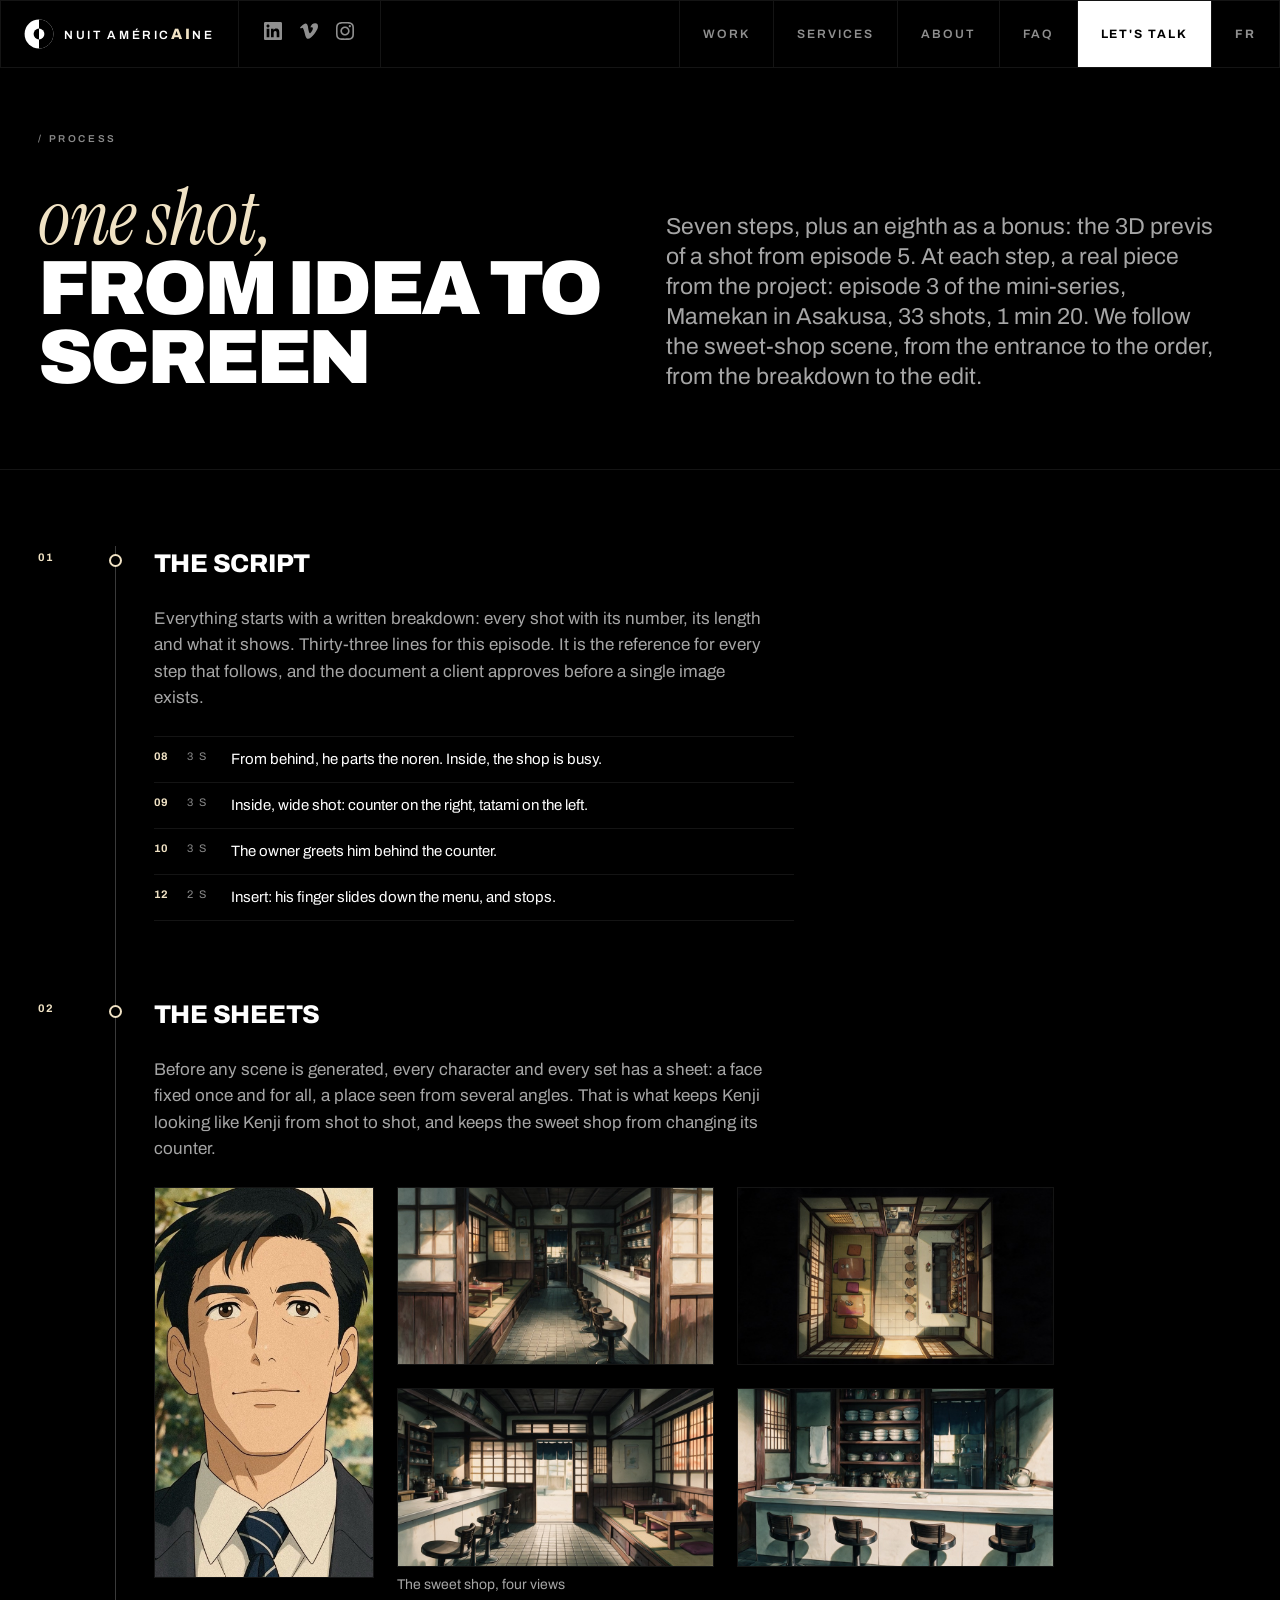
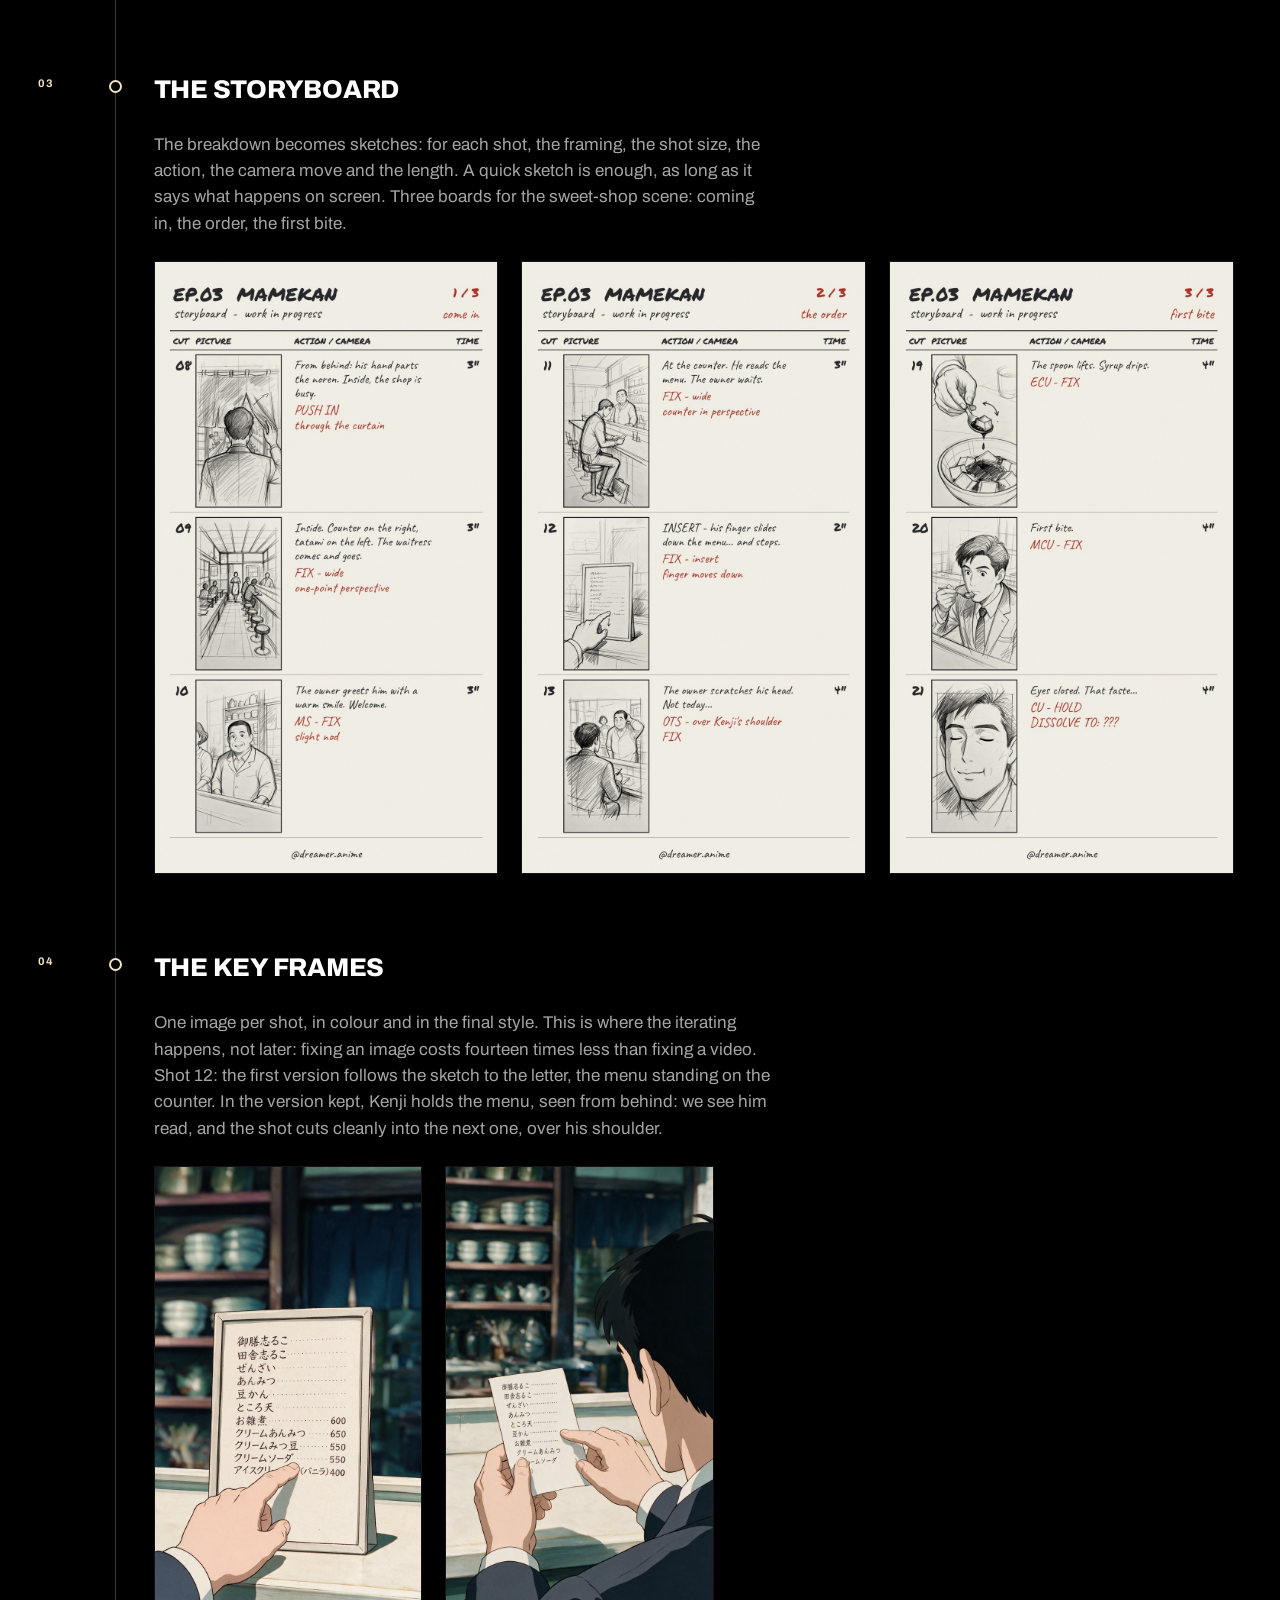
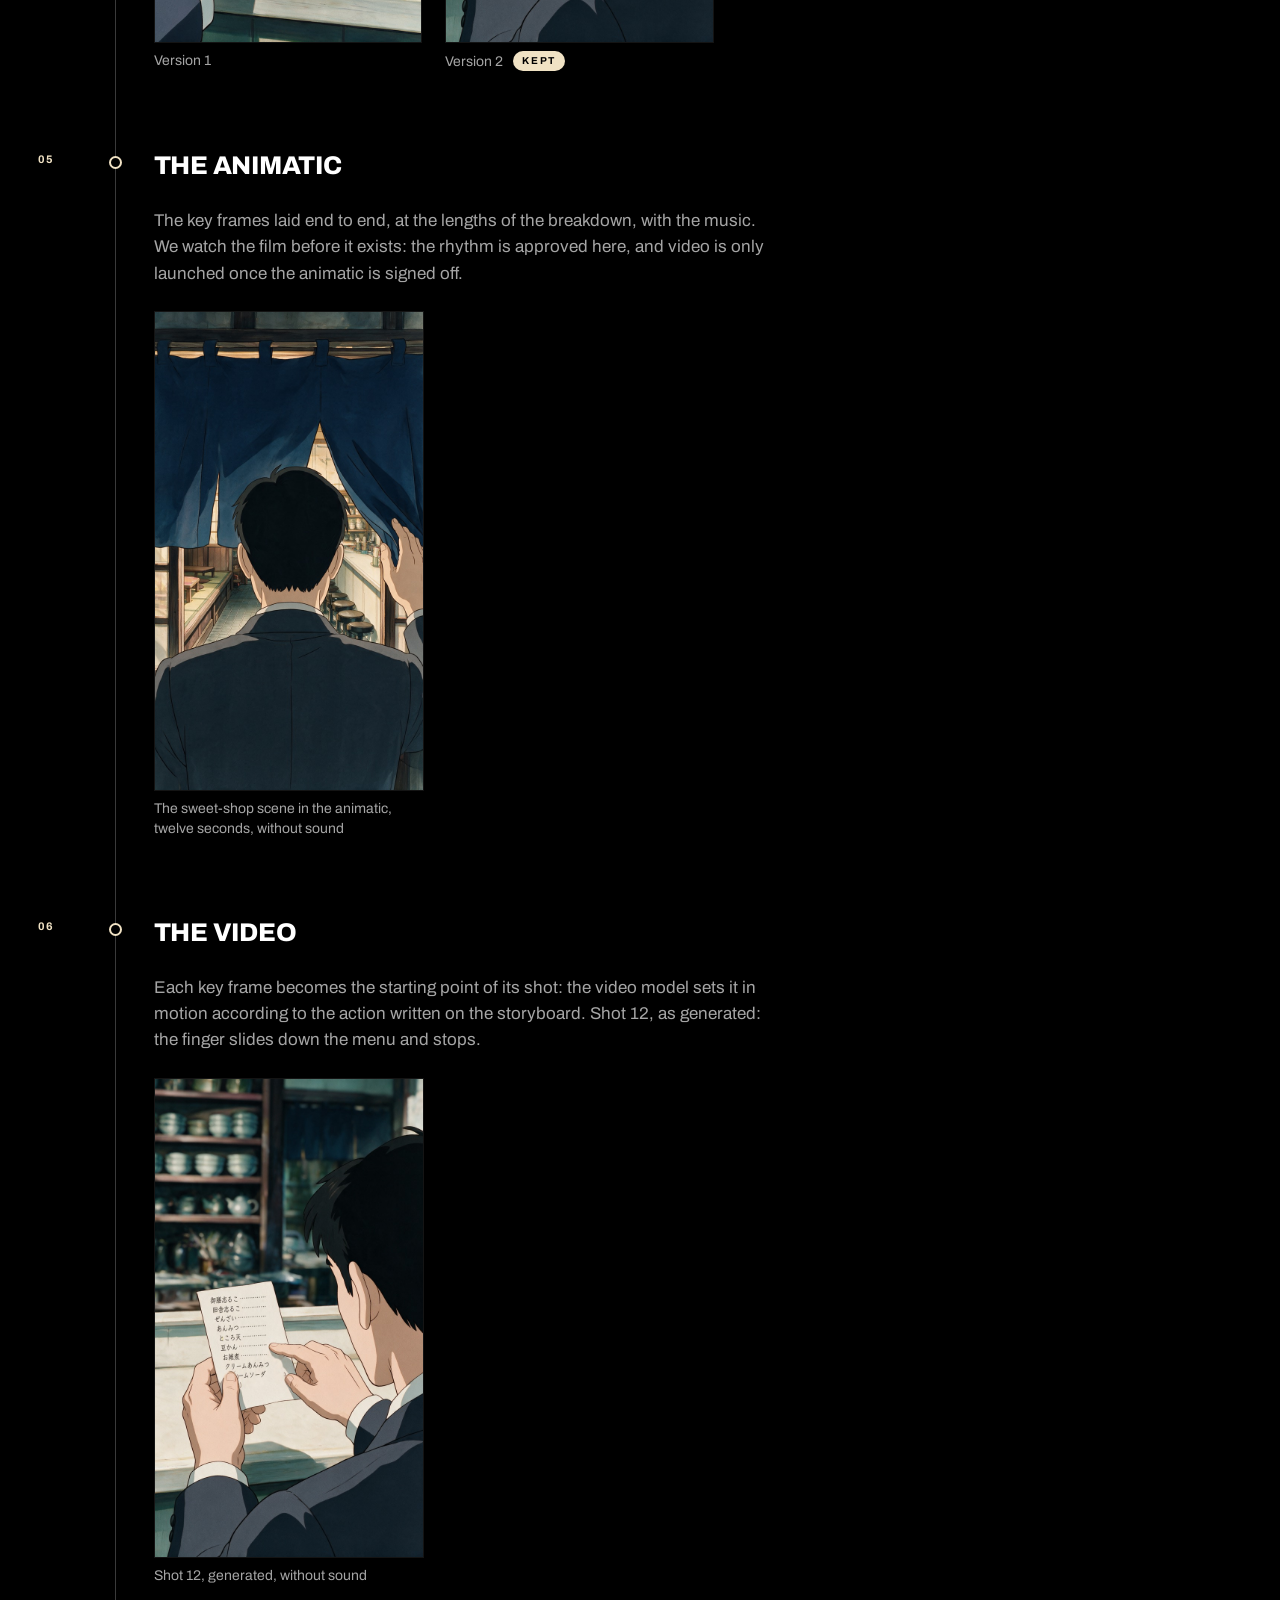
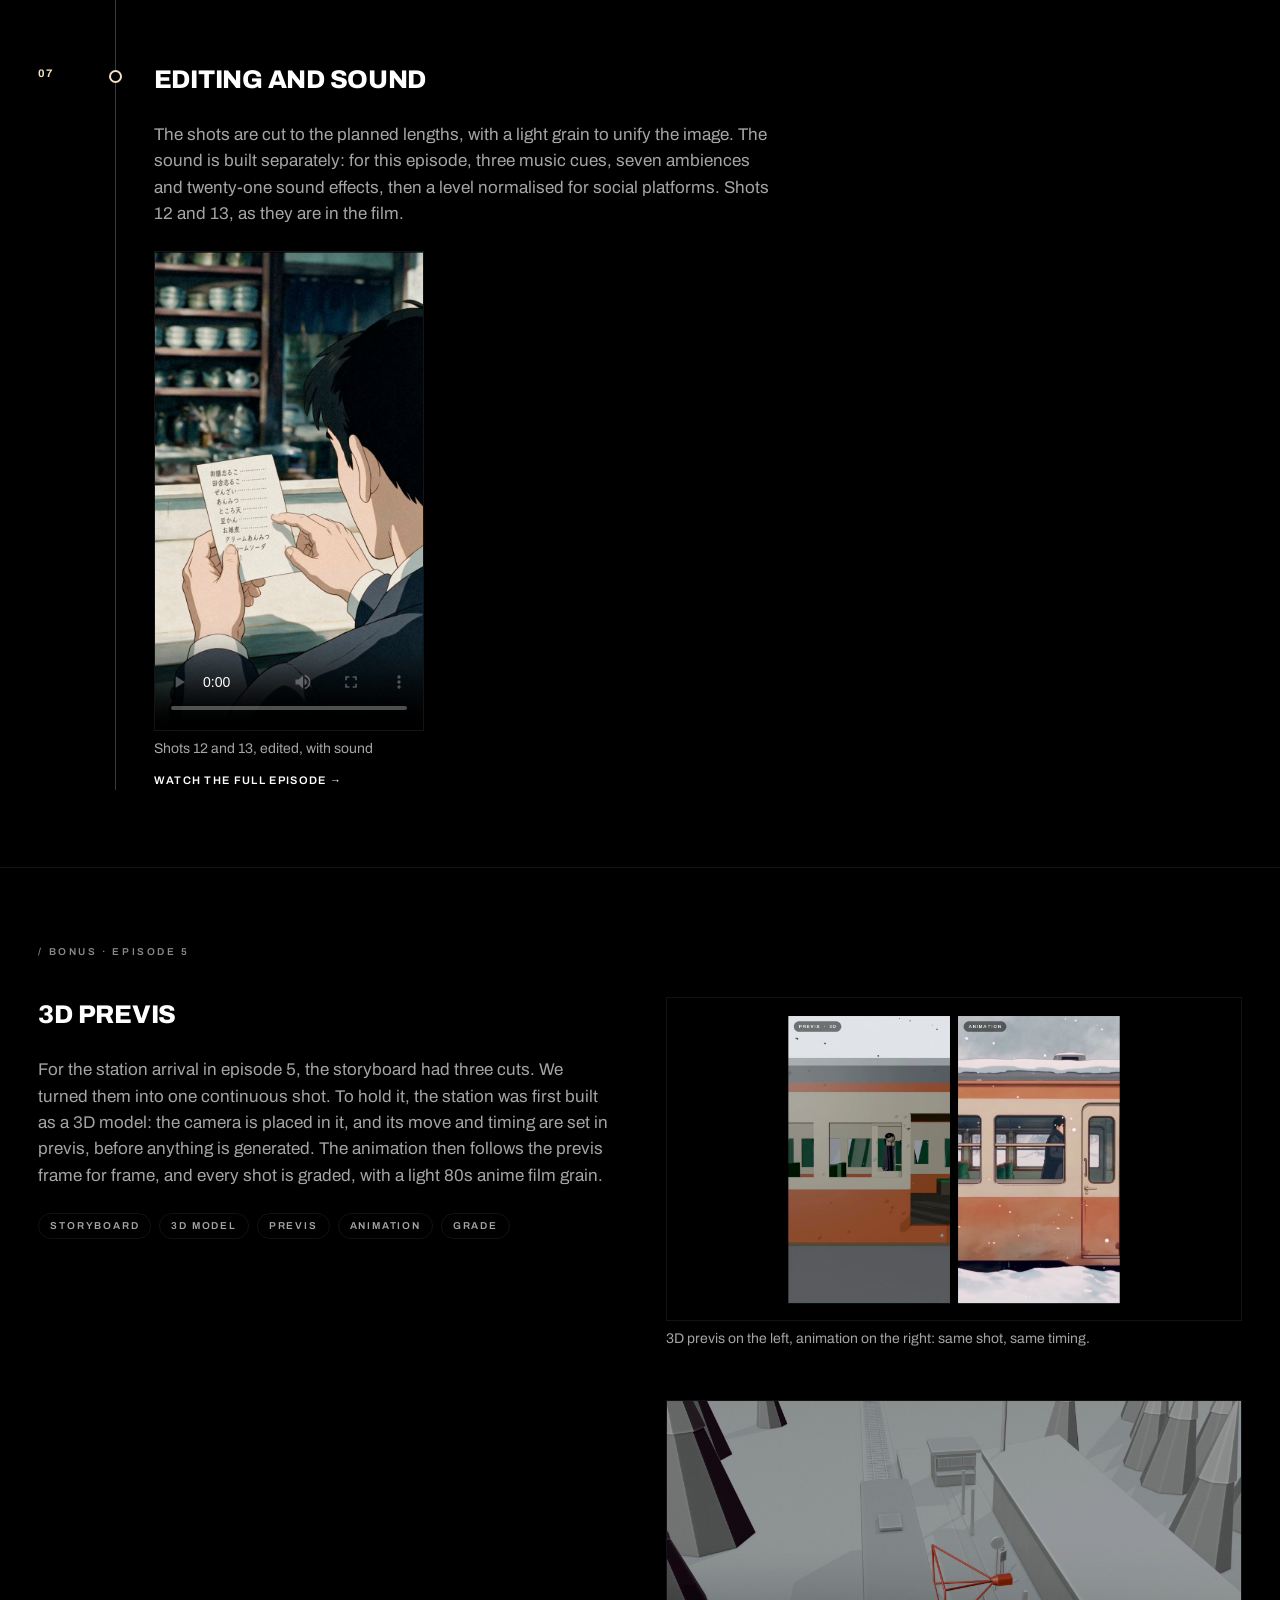
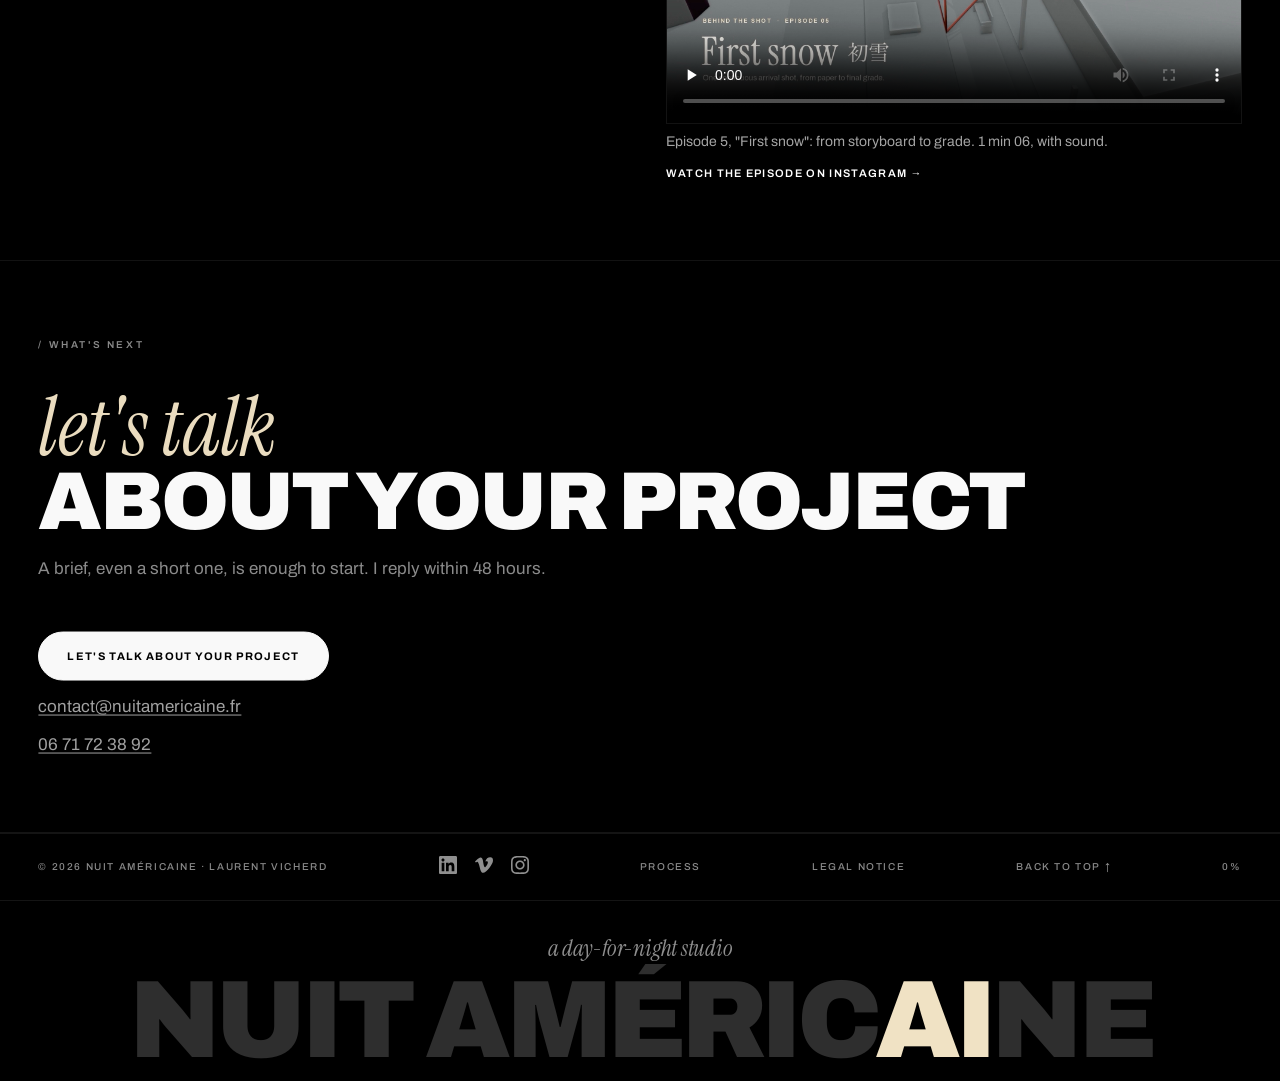
<file: en/process/index.html>
<!DOCTYPE html><html lang="en" class="no-js"><head><meta charset="utf-8"><meta name="viewport" content="width=device-width, initial-scale=1"><meta name="theme-color" content="#000000"><meta name="author" content="Laurent Vicherd"><script>
      document.documentElement.classList.replace("no-js", "js");
    </script><link rel="icon" href="/favicon.svg" type="image/svg+xml"><link rel="apple-touch-icon" href="/apple-touch-icon.png"><link rel="sitemap" href="/sitemap-index.xml"><link rel="preload" href="/fonts/archivo-latin-wght-normal.woff2" as="font" type="font/woff2" crossorigin><link rel="preload" href="/fonts/instrument-serif-latin-400-italic.woff2" as="font" type="font/woff2" crossorigin><title>Process · From idea to screen, an AI film step by step · Nuit Américaine</title><meta name="description" content="How a film is made at Nuit Américaine: script, character and set sheets, storyboard, key frames, animatic, video, editing and sound, plus the 3D previs of one shot as a bonus. The real pieces of one episode, from the first breakdown to the final shot."><link rel="canonical" href="https://nuitamericaine.fr/en/process/"><meta property="og:type" content="website"><meta property="og:site_name" content="Nuit Américaine · agence de création vidéo IA"><meta property="og:locale" content="en_GB"><link rel="alternate" hreflang="fr" href="https://nuitamericaine.fr/process/"><link rel="alternate" hreflang="en" href="https://nuitamericaine.fr/en/process/"><link rel="alternate" hreflang="x-default" href="https://nuitamericaine.fr/process/"><meta property="og:title" content="Process · From idea to screen, an AI film step by step · Nuit Américaine"><meta property="og:description" content="How a film is made at Nuit Américaine: script, character and set sheets, storyboard, key frames, animatic, video, editing and sound, plus the 3D previs of one shot as a bonus. The real pieces of one episode, from the first breakdown to the final shot."><meta property="og:url" content="https://nuitamericaine.fr/en/process/"><meta property="og:image" content="https://nuitamericaine.fr/images/og-image.jpg"><meta property="og:image:width" content="1200"><meta property="og:image:height" content="630"><meta property="og:image:alt" content="Nuit Américaine, agence de création vidéo IA · Laurent Vicherd, directeur artistique"><meta name="twitter:card" content="summary_large_image"><meta name="twitter:title" content="Process · From idea to screen, an AI film step by step · Nuit Américaine"><meta name="twitter:description" content="How a film is made at Nuit Américaine: script, character and set sheets, storyboard, key frames, animatic, video, editing and sound, plus the 3D previs of one shot as a bonus. The real pieces of one episode, from the first breakdown to the final shot."><meta name="twitter:image" content="https://nuitamericaine.fr/images/og-image.jpg"><meta name="twitter:image:alt" content="Nuit Américaine, agence de création vidéo IA · Laurent Vicherd, directeur artistique"><script type="application/ld+json">{"@context":"https://schema.org","@type":["Organization","LocalBusiness"],"@id":"https://nuitamericaine.fr/#organization","name":"Nuit Américaine","alternateName":"Nuit Americaine","url":"https://nuitamericaine.fr","logo":"https://nuitamericaine.fr/icon-512.png","image":"https://nuitamericaine.fr/images/og-image.jpg","description":"Nuit Américaine, an AI video studio in La Rochelle and Paris, led by art director Laurent Vicherd. Brand films, social media content and previsualisation, produced entirely with AI.","email":"contact@nuitamericaine.fr","telephone":"+33671723892","founder":{"@type":"Person","name":"Laurent Vicherd"},"address":{"@type":"PostalAddress","addressLocality":"La Rochelle","addressRegion":"Nouvelle-Aquitaine","addressCountry":"FR"},"areaServed":["La Rochelle","Paris","France","Europe"],"knowsLanguage":["fr","en"],"makesOffer":[{"@type":"Offer","itemOffered":{"@type":"Service","name":"Previsualisation"}},{"@type":"Offer","itemOffered":{"@type":"Service","name":"Brand film"}},{"@type":"Offer","itemOffered":{"@type":"Service","name":"Art direction"}},{"@type":"Offer","itemOffered":{"@type":"Service","name":"Social media content"}}],"sameAs":["https://www.linkedin.com/in/lvicherd/","https://vimeo.com/showcase/12160881","https://www.instagram.com/dreamer.anime/"]}</script><script type="application/ld+json">{"@context":"https://schema.org","@type":"Person","name":"Laurent Vicherd","jobTitle":"Directeur artistique, créateur vidéo IA et réalisateur","description":"Nuit Américaine, an AI video studio in La Rochelle and Paris, led by art director Laurent Vicherd. Brand films, social media content and previsualisation, produced entirely with AI.","url":"https://nuitamericaine.fr","image":"https://nuitamericaine.fr/images/og-image.jpg","email":"mailto:contact@nuitamericaine.fr","telephone":"+33671723892","address":{"@type":"PostalAddress","addressLocality":"La Rochelle","addressRegion":"Nouvelle-Aquitaine","addressCountry":"FR"},"knowsLanguage":[{"@type":"Language","name":"Français","alternateName":"fr"},{"@type":"Language","name":"Anglais","alternateName":"en"}],"knowsAbout":["Direction artistique","Prévisualisation cinématographique","Vidéo générée par IA","Contenus réseaux sociaux","Motion design","Narration visuelle","Colorimétrie"],"worksFor":{"@id":"https://nuitamericaine.fr/#organization"},"sameAs":["https://www.linkedin.com/in/lvicherd/","https://vimeo.com/showcase/12160881","https://www.instagram.com/dreamer.anime/"]}</script><link rel="stylesheet" href="/_astro/Footer.DX5v9vsR.css"><link rel="stylesheet" href="/_astro/MakingOf.nmOdSivf.css"><style>._WjsYfx{padding:var(--space-section-y) var(--space-section-x);border-bottom:var(--rule)}._U--BTv{margin-bottom:var(--space-label);color:var(--c-text-meta);font-size:var(--fs-label-sm);letter-spacing:var(--ls-label-wide);text-transform:uppercase;font-weight:600}._-gj3sg{gap:var(--space-gap);flex-wrap:wrap;justify-content:space-between;align-items:flex-end;display:flex}._lgojtX{font-size:var(--fs-h2-alt);letter-spacing:var(--ls-h2);font-weight:900;line-height:var(--lh-display);text-transform:uppercase;margin-bottom:18px}._MB6uVY{color:var(--c-accent);font-family:var(--font-serif);letter-spacing:var(--ls-serif);text-transform:lowercase;font-style:italic;font-weight:400}._LjjfGz{max-width:520px;color:var(--c-text-tertiary);font-size:var(--fs-body)}._9sm7Pq{flex-direction:column;align-items:flex-start;gap:14px;display:flex}._8MMlFg{border:1px solid var(--c-text);border-radius:var(--radius-pill);background:var(--c-button-bg);color:var(--c-button-text);font-size:var(--fs-label);letter-spacing:var(--ls-button);text-transform:uppercase;transition:background-color var(--duration-hover) ease, border-color var(--duration-hover) ease;padding:16px 28px;font-weight:700}._8MMlFg:hover,._8MMlFg:focus-visible{border-color:var(--c-accent);background:var(--c-accent)}._E-J1sk{color:var(--c-text-secondary);font-size:var(--fs-body);text-underline-offset:3px;transition:color var(--duration-hover) ease;text-decoration:underline}._E-J1sk:hover,._E-J1sk:focus-visible{color:var(--c-accent)}
</style></head><body><a class="skip-link" href="#top">Aller au contenu</a><header class="_wbp8n1"><nav class="_0O6ddc" aria-label="Main navigation"><a class="_5jztdh _KssVgu" href="/en/#top"><svg class="_oegGxY" viewBox="0 0 100 100" aria-hidden="true" focusable="false"><defs><clipPath id="na-h"><rect x="50" y="0" width="50" height="100"></rect></clipPath></defs><circle cx="50" cy="50" r="48" fill="#fff"></circle><circle cx="50" cy="50" r="48" fill="#000" clip-path="url(#na-h)"></circle><circle cx="50" cy="50" r="18" fill="#000"></circle><circle cx="50" cy="50" r="18" fill="#fff" clip-path="url(#na-h)"></circle></svg><span class="_LylGI-">Nuit Améric<span class="_NhfbE0">ai</span>ne</span><span class="visually-hidden">, back to top</span></a><span class="_5jztdh _innQ03"><ul class="_6sXvDL" aria-label="Réseaux et profils"><li><a class="_XAW3bi" href="https://www.linkedin.com/in/lvicherd/" target="_blank" rel="noopener"><svg class="_UkfkSz" viewBox="0 0 24 24" aria-hidden="true" focusable="false"><path fill="currentColor" d="M20.447 20.452h-3.554v-5.569c0-1.328-.027-3.037-1.852-3.037-1.853 0-2.136 1.445-2.136 2.939v5.667H9.351V9h3.414v1.561h.046c.477-.9 1.637-1.85 3.37-1.85 3.601 0 4.267 2.37 4.267 5.455v6.286zM5.337 7.433c-1.144 0-2.063-.926-2.063-2.065 0-1.138.92-2.063 2.063-2.063 1.14 0 2.064.925 2.064 2.063 0 1.139-.925 2.065-2.064 2.065zm1.782 13.019H3.555V9h3.564v11.452zM22.225 0H1.771C.792 0 0 .774 0 1.729v20.542C0 23.227.792 24 1.771 24h20.451C23.2 24 24 23.227 24 22.271V1.729C24 .774 23.2 0 22.222 0h.003z"></path></svg><span class="visually-hidden">LinkedIn</span><span class="visually-hidden">(nouvelle fenêtre)</span></a></li><li><a class="_XAW3bi" href="https://vimeo.com/showcase/12160881" target="_blank" rel="noopener"><svg class="_UkfkSz" viewBox="0 0 24 24" aria-hidden="true" focusable="false"><path fill="currentColor" d="M23.9765 6.4168c-.105 2.338-1.739 5.5429-4.894 9.6088-3.2679 4.247-6.0258 6.3699-8.2898 6.3699-1.409 0-2.578-1.294-3.553-3.881l-1.9179-7.1138c-.719-2.584-1.488-3.878-2.312-3.878-.179 0-.806.378-1.881 1.132l-1.129-1.457a315.06 315.06 0 0 0 3.501-3.1279c1.579-1.368 2.765-2.085 3.554-2.159 1.867-.18 3.016 1.1 3.447 3.838.465 2.953.789 4.789.971 5.507.539 2.45 1.131 3.674 1.776 3.674.502 0 1.256-.796 2.265-2.385 1.004-1.589 1.54-2.797 1.612-3.628.144-1.371-.395-2.061-1.614-2.061-.574 0-1.167.121-1.777.391 1.186-3.868 3.434-5.757 6.762-5.637 2.473.06 3.628 1.664 3.493 4.797l-.013.01z"></path></svg><span class="visually-hidden">Vimeo</span><span class="visually-hidden">(nouvelle fenêtre)</span></a></li><li><a class="_XAW3bi" href="https://www.instagram.com/dreamer.anime/" target="_blank" rel="noopener"><svg class="_UkfkSz" viewBox="0 0 24 24" aria-hidden="true" focusable="false"><path fill="currentColor" d="M12 0C8.74 0 8.333.015 7.053.072 5.775.132 4.905.333 4.14.63c-.789.306-1.459.717-2.126 1.384S.935 3.35.63 4.14C.333 4.905.131 5.775.072 7.053.012 8.333 0 8.74 0 12s.015 3.667.072 4.947c.06 1.277.261 2.148.558 2.913.306.788.717 1.459 1.384 2.126.667.666 1.336 1.079 2.126 1.384.766.296 1.636.499 2.913.558C8.333 23.988 8.74 24 12 24s3.667-.015 4.947-.072c1.277-.06 2.148-.262 2.913-.558.788-.306 1.459-.718 2.126-1.384.666-.667 1.079-1.335 1.384-2.126.296-.765.499-1.636.558-2.913.06-1.28.072-1.687.072-4.947s-.015-3.667-.072-4.947c-.06-1.277-.262-2.149-.558-2.913-.306-.789-.718-1.459-1.384-2.126C21.319 1.347 20.651.935 19.86.63c-.765-.297-1.636-.499-2.913-.558C15.667.012 15.26 0 12 0zm0 2.16c3.203 0 3.585.016 4.85.071 1.17.055 1.805.249 2.227.415.562.217.96.477 1.382.896.419.42.679.819.896 1.381.164.422.36 1.057.413 2.227.057 1.266.07 1.646.07 4.85s-.015 3.585-.074 4.85c-.061 1.17-.256 1.805-.421 2.227-.224.562-.479.96-.899 1.382-.419.419-.824.679-1.38.896-.42.164-1.065.36-2.235.413-1.274.057-1.649.07-4.859.07-3.211 0-3.586-.015-4.859-.074-1.171-.061-1.816-.256-2.236-.421-.569-.224-.96-.479-1.379-.899-.421-.419-.69-.824-.9-1.38-.165-.42-.359-1.065-.42-2.235-.045-1.26-.061-1.649-.061-4.844 0-3.196.016-3.586.061-4.861.061-1.17.255-1.814.42-2.234.21-.57.479-.96.9-1.381.419-.419.81-.689 1.379-.898.42-.166 1.051-.361 2.221-.421 1.275-.045 1.65-.06 4.859-.06l.045.03zm0 3.678c-3.405 0-6.162 2.76-6.162 6.162 0 3.405 2.76 6.162 6.162 6.162 3.405 0 6.162-2.76 6.162-6.162 0-3.405-2.76-6.162-6.162-6.162zM12 16c-2.21 0-4-1.79-4-4s1.79-4 4-4 4 1.79 4 4-1.79 4-4 4zm7.846-10.405c0 .795-.646 1.44-1.44 1.44-.795 0-1.44-.646-1.44-1.44 0-.794.646-1.439 1.44-1.439.793-.001 1.44.645 1.44 1.439z"></path></svg><span class="visually-hidden">Instagram</span><span class="visually-hidden">(nouvelle fenêtre)</span></a></li></ul></span><span class="_5jztdh _wGS1Yd" aria-hidden="true"></span><span class="_5jztdh _672JQn"><a class="_-FFBN1" href="/en/#projets">Work</a></span><span class="_5jztdh _672JQn"><a class="_-FFBN1" href="/en/services">Services</a></span><span class="_5jztdh _672JQn"><a class="_-FFBN1" href="/en/#apropos">About</a></span><span class="_5jztdh _672JQn"><a class="_-FFBN1" href="/en/services#faq">FAQ</a></span><span class="_5jztdh _gAZI0k"><a class="_b3pAGg" href="/en/#contact">Let&#39;s talk</a></span><span class="_5jztdh _28Ge5Y"><a class="_ID6BMH" href="/process/" lang="fr" hreflang="fr">FR</a></span></nav></header><main id="top"><section class="_Or8UMz"><p class="_YwdDtT">/ Process</p><div class="_oIHmn-"><h1 class="_spwInm"><span class="_JiS7Kw">one shot,</span><br>from idea to screen</h1><p class="_xCsvbd">Seven steps, plus an eighth as a bonus: the 3D previs of a shot from episode 5. At each step, a real piece from the project: episode 3 of the mini-series, Mamekan in Asakusa, 33 shots, 1 min 20. We follow the sweet-shop scene, from the entrance to the order, from the breakdown to the edit.</p></div></section><ol class="_foFFqi"><li class="_6SSv-Q" id="etape-01" data-reveal><span class="_rXl2BQ" aria-hidden="true"></span><p class="_FxBmoQ" aria-hidden="true">01</p><div class="_61HuUO"><h2 class="_-O0FO6">The script</h2><p class="_07Rd89">Everything starts with a written breakdown: every shot with its number, its length and what it shows. Thirty-three lines for this episode. It is the reference for every step that follows, and the document a client approves before a single image exists.</p><table class="_Sm9EmZ"><tbody><tr><td class="_B90bXj">08</td><td class="_jCaGLK">3 s</td><td>From behind, he parts the noren. Inside, the shop is busy.</td></tr><tr><td class="_B90bXj">09</td><td class="_jCaGLK">3 s</td><td>Inside, wide shot: counter on the right, tatami on the left.</td></tr><tr><td class="_B90bXj">10</td><td class="_jCaGLK">3 s</td><td>The owner greets him behind the counter.</td></tr><tr><td class="_B90bXj">12</td><td class="_jCaGLK">2 s</td><td>Insert: his finger slides down the menu, and stops.</td></tr></tbody></table></div></li><li class="_6SSv-Q" id="etape-02" data-reveal><span class="_rXl2BQ" aria-hidden="true"></span><p class="_FxBmoQ" aria-hidden="true">02</p><div class="_61HuUO"><h2 class="_-O0FO6">The sheets</h2><p class="_07Rd89">Before any scene is generated, every character and every set has a sheet: a face fixed once and for all, a place seen from several angles. That is what keeps Kenji looking like Kenji from shot to shot, and keeps the sweet shop from changing its counter.</p><div class="_LBK79a"><img class="_iiK-AD" src="/images/process/e3-fiche-kenji.jpg" alt="Character sheet for Kenji, close-up in anime style." width="720" height="1280" loading="lazy" decoding="async"><figure class="_7zSwMz"><div class="_Y2XMqL"><img src="/images/process/e3-decor-1.jpg" alt="The sweet shop, seen from the entrance towards the counter." width="900" height="508" loading="lazy" decoding="async"><img src="/images/process/e3-decor-2.jpg" alt="The sweet shop, seen from above." width="900" height="508" loading="lazy" decoding="async"><img src="/images/process/e3-decor-3.jpg" alt="The sweet shop, seen from the back towards the door." width="900" height="508" loading="lazy" decoding="async"><img src="/images/process/e3-decor-4.jpg" alt="The counter of the sweet shop and its stools." width="900" height="508" loading="lazy" decoding="async"></div><figcaption class="_f6EVX3">The sweet shop, four views</figcaption></figure></div></div></li><li class="_6SSv-Q" id="etape-03" data-reveal><span class="_rXl2BQ" aria-hidden="true"></span><p class="_FxBmoQ" aria-hidden="true">03</p><div class="_61HuUO"><h2 class="_-O0FO6">The storyboard</h2><p class="_07Rd89">The breakdown becomes sketches: for each shot, the framing, the shot size, the action, the camera move and the length. A quick sketch is enough, as long as it says what happens on screen. Three boards for the sweet-shop scene: coming in, the order, the first bite.</p><div class="_w7J-XL"><img class="_ZWbkSe" src="/images/process/e3-board-1.jpg" alt="Storyboard board 1 of 3, coming in: shots 8, 9 and 10, with action, camera and timing." width="900" height="1600" loading="lazy" decoding="async"><img class="_ZWbkSe" src="/images/process/e3-board-2.jpg" alt="Storyboard board 2 of 3, the order: shots 11, 12 and 13." width="900" height="1600" loading="lazy" decoding="async"><img class="_ZWbkSe" src="/images/process/e3-board-3.jpg" alt="Storyboard board 3 of 3, the first bite: shots 19, 20 and 21." width="900" height="1600" loading="lazy" decoding="async"></div></div></li><li class="_6SSv-Q" id="etape-04" data-reveal><span class="_rXl2BQ" aria-hidden="true"></span><p class="_FxBmoQ" aria-hidden="true">04</p><div class="_61HuUO"><h2 class="_-O0FO6">The key frames</h2><p class="_07Rd89">One image per shot, in colour and in the final style. This is where the iterating happens, not later: fixing an image costs fourteen times less than fixing a video. Shot 12: the first version follows the sketch to the letter, the menu standing on the counter. In the version kept, Kenji holds the menu, seen from behind: we see him read, and the shot cuts cleanly into the next one, over his shoulder.</p><div class="_usMK5V"><figure class="_vYDBCl"><img class="_ZWbkSe" src="/images/process/e3-12-version-1.jpg" alt="Shot 12, first version: the menu stands on the counter, the finger slides down the lines." width="720" height="1280" loading="lazy" decoding="async"><figcaption class="_f6EVX3">Version 1</figcaption></figure><figure class="_vYDBCl"><img class="_ZWbkSe" src="/images/process/e3-12-version-2.jpg" alt="Shot 12, kept version: Kenji holds the menu, seen from behind, a finger on one line." width="720" height="1280" loading="lazy" decoding="async"><figcaption class="_f6EVX3">Version 2<span class="_NpuP9p">Kept</span></figcaption></figure></div></div></li><li class="_6SSv-Q" id="etape-05" data-reveal><span class="_rXl2BQ" aria-hidden="true"></span><p class="_FxBmoQ" aria-hidden="true">05</p><div class="_61HuUO"><h2 class="_-O0FO6">The animatic</h2><p class="_07Rd89">The key frames laid end to end, at the lengths of the breakdown, with the music. We watch the film before it exists: the rhythm is approved here, and video is only launched once the animatic is signed off.</p><figure class="_6WCtCk"><video class="_ZWbkSe" src="/videos/process/e3-animatique-12s.mp4" poster="/images/process/e3-08-image-cle.jpg" muted loop autoplay playsinline preload="metadata" aria-label="The sweet-shop scene in the animatic, twelve seconds, without sound"></video><figcaption class="_f6EVX3">The sweet-shop scene in the animatic, twelve seconds, without sound</figcaption></figure></div></li><li class="_6SSv-Q" id="etape-06" data-reveal><span class="_rXl2BQ" aria-hidden="true"></span><p class="_FxBmoQ" aria-hidden="true">06</p><div class="_61HuUO"><h2 class="_-O0FO6">The video</h2><p class="_07Rd89">Each key frame becomes the starting point of its shot: the video model sets it in motion according to the action written on the storyboard. Shot 12, as generated: the finger slides down the menu and stops.</p><figure class="_6WCtCk"><video class="_ZWbkSe" src="/videos/process/e3-12-video.mp4" poster="/images/process/e3-12-image-cle.jpg" muted loop autoplay playsinline preload="metadata" aria-label="Shot 12, generated, without sound"></video><figcaption class="_f6EVX3">Shot 12, generated, without sound</figcaption></figure></div></li><li class="_6SSv-Q" id="etape-07" data-reveal><span class="_rXl2BQ" aria-hidden="true"></span><p class="_FxBmoQ" aria-hidden="true">07</p><div class="_61HuUO"><h2 class="_-O0FO6">Editing and sound</h2><p class="_07Rd89">The shots are cut to the planned lengths, with a light grain to unify the image. The sound is built separately: for this episode, three music cues, seven ambiences and twenty-one sound effects, then a level normalised for social platforms. Shots 12 and 13, as they are in the film.</p><figure class="_6WCtCk"><video class="_ZWbkSe" src="/videos/process/e3-12-13-final-son.mp4" poster="/images/process/e3-12-film.jpg" controls playsinline preload="metadata" aria-label="Shots 12 and 13, edited, with sound"></video><figcaption class="_f6EVX3">Shots 12 and 13, edited, with sound</figcaption><a class="_-LjwAh" href="/en/#film-serie">Watch the full episode <span aria-hidden="true">→</span></a></figure></div></li></ol><section class="_VBcYgZ" id="bonus-previs" data-reveal><p class="_YwdDtT">/ Bonus · Episode 5</p><div class="_jxYHJs"><div class="_nEpoRV"><h2 class="_-O0FO6">3D previs</h2><p class="_07Rd89">For the station arrival in episode 5, the storyboard had three cuts. We turned them into one continuous shot. To hold it, the station was first built as a 3D model: the camera is placed in it, and its move and timing are set in previs, before anything is generated. The animation then follows the previs frame for frame, and every shot is graded, with a light 80s anime film grain.</p><ul class="_TlQkDV" aria-label="3D previs"><li class="_AaH193">Storyboard</li><li class="_AaH193">3D model</li><li class="_AaH193">Previs</li><li class="_AaH193">Animation</li><li class="_AaH193">Grade</li></ul></div><div class="_pCom3K"><figure class="_jmje2Z"><video class="_WlhPlL" src="/videos/process/e5-previs-boucle.mp4" poster="/images/process/e5-previs-boucle.jpg" muted loop autoplay playsinline preload="metadata" aria-label="3D previs on the left, animation on the right: same shot, same timing."></video><figcaption class="_f6EVX3">3D previs on the left, animation on the right: same shot, same timing.</figcaption></figure><figure class="_jmje2Z"><video class="_WlhPlL" src="/videos/process/e5-behind-the-shot.mp4" poster="/images/process/e5-behind-the-shot.jpg" controls playsinline preload="none" aria-label="Episode 5, &quot;First snow&quot;: from storyboard to grade. 1 min 06, with sound."></video><figcaption class="_f6EVX3">Episode 5, &quot;First snow&quot;: from storyboard to grade. 1 min 06, with sound.</figcaption><a class="_-LjwAh" href="https://www.instagram.com/dreamer.anime/" target="_blank" rel="noopener">Watch the episode on Instagram <span aria-hidden="true">→</span></a></figure></div></div></section><section class="_WjsYfx" aria-labelledby="cta-titre"><p class="_U--BTv" data-reveal>/ What&#39;s next</p><div class="_-gj3sg" data-reveal><div><h2 class="_lgojtX" id="cta-titre"><span class="_MB6uVY">let&#39;s talk</span><br>about your project</h2><p class="_LjjfGz">A brief, even a short one, is enough to start. I reply within 48 hours.</p></div><div class="_9sm7Pq"><a class="_8MMlFg" href="/en/#contact">Let&#39;s talk about your project</a><a class="_E-J1sk" href="mailto:contact@nuitamericaine.fr">contact@nuitamericaine.fr</a><a class="_E-J1sk" href="tel:+33671723892">06 71 72 38 92</a></div></div></section></main><script type="application/ld+json">{"@context":"https://schema.org","@type":"ItemList","name":"Films and content by Nuit Américaine","itemListElement":[{"@type":"ListItem","position":1,"item":{"@type":"VideoObject","position":1,"name":"Episode 5, First snow: the 3D previs, from storyboard to grade","description":"Episode 5, \"First snow\": from storyboard to grade. 1 min 06, with sound.","thumbnailUrl":["https://nuitamericaine.fr/images/process/e5-behind-the-shot.jpg"],"uploadDate":"2026-11-06","duration":"PT1M6S","contentUrl":"https://nuitamericaine.fr/videos/process/e5-behind-the-shot.mp4","inLanguage":"en","author":{"@type":"Person","name":"Laurent Vicherd"},"publisher":{"@id":"https://nuitamericaine.fr/#organization"}}}]}</script><footer class="_I47BEq"><p>© 2026 Nuit Américaine · Laurent Vicherd</p><ul class="_6sXvDL" aria-label="Réseaux et profils"><li><a class="_XAW3bi" href="https://www.linkedin.com/in/lvicherd/" target="_blank" rel="noopener"><svg class="_UkfkSz" viewBox="0 0 24 24" aria-hidden="true" focusable="false"><path fill="currentColor" d="M20.447 20.452h-3.554v-5.569c0-1.328-.027-3.037-1.852-3.037-1.853 0-2.136 1.445-2.136 2.939v5.667H9.351V9h3.414v1.561h.046c.477-.9 1.637-1.85 3.37-1.85 3.601 0 4.267 2.37 4.267 5.455v6.286zM5.337 7.433c-1.144 0-2.063-.926-2.063-2.065 0-1.138.92-2.063 2.063-2.063 1.14 0 2.064.925 2.064 2.063 0 1.139-.925 2.065-2.064 2.065zm1.782 13.019H3.555V9h3.564v11.452zM22.225 0H1.771C.792 0 0 .774 0 1.729v20.542C0 23.227.792 24 1.771 24h20.451C23.2 24 24 23.227 24 22.271V1.729C24 .774 23.2 0 22.222 0h.003z"></path></svg><span class="visually-hidden">LinkedIn</span><span class="visually-hidden">(nouvelle fenêtre)</span></a></li><li><a class="_XAW3bi" href="https://vimeo.com/showcase/12160881" target="_blank" rel="noopener"><svg class="_UkfkSz" viewBox="0 0 24 24" aria-hidden="true" focusable="false"><path fill="currentColor" d="M23.9765 6.4168c-.105 2.338-1.739 5.5429-4.894 9.6088-3.2679 4.247-6.0258 6.3699-8.2898 6.3699-1.409 0-2.578-1.294-3.553-3.881l-1.9179-7.1138c-.719-2.584-1.488-3.878-2.312-3.878-.179 0-.806.378-1.881 1.132l-1.129-1.457a315.06 315.06 0 0 0 3.501-3.1279c1.579-1.368 2.765-2.085 3.554-2.159 1.867-.18 3.016 1.1 3.447 3.838.465 2.953.789 4.789.971 5.507.539 2.45 1.131 3.674 1.776 3.674.502 0 1.256-.796 2.265-2.385 1.004-1.589 1.54-2.797 1.612-3.628.144-1.371-.395-2.061-1.614-2.061-.574 0-1.167.121-1.777.391 1.186-3.868 3.434-5.757 6.762-5.637 2.473.06 3.628 1.664 3.493 4.797l-.013.01z"></path></svg><span class="visually-hidden">Vimeo</span><span class="visually-hidden">(nouvelle fenêtre)</span></a></li><li><a class="_XAW3bi" href="https://www.instagram.com/dreamer.anime/" target="_blank" rel="noopener"><svg class="_UkfkSz" viewBox="0 0 24 24" aria-hidden="true" focusable="false"><path fill="currentColor" d="M12 0C8.74 0 8.333.015 7.053.072 5.775.132 4.905.333 4.14.63c-.789.306-1.459.717-2.126 1.384S.935 3.35.63 4.14C.333 4.905.131 5.775.072 7.053.012 8.333 0 8.74 0 12s.015 3.667.072 4.947c.06 1.277.261 2.148.558 2.913.306.788.717 1.459 1.384 2.126.667.666 1.336 1.079 2.126 1.384.766.296 1.636.499 2.913.558C8.333 23.988 8.74 24 12 24s3.667-.015 4.947-.072c1.277-.06 2.148-.262 2.913-.558.788-.306 1.459-.718 2.126-1.384.666-.667 1.079-1.335 1.384-2.126.296-.765.499-1.636.558-2.913.06-1.28.072-1.687.072-4.947s-.015-3.667-.072-4.947c-.06-1.277-.262-2.149-.558-2.913-.306-.789-.718-1.459-1.384-2.126C21.319 1.347 20.651.935 19.86.63c-.765-.297-1.636-.499-2.913-.558C15.667.012 15.26 0 12 0zm0 2.16c3.203 0 3.585.016 4.85.071 1.17.055 1.805.249 2.227.415.562.217.96.477 1.382.896.419.42.679.819.896 1.381.164.422.36 1.057.413 2.227.057 1.266.07 1.646.07 4.85s-.015 3.585-.074 4.85c-.061 1.17-.256 1.805-.421 2.227-.224.562-.479.96-.899 1.382-.419.419-.824.679-1.38.896-.42.164-1.065.36-2.235.413-1.274.057-1.649.07-4.859.07-3.211 0-3.586-.015-4.859-.074-1.171-.061-1.816-.256-2.236-.421-.569-.224-.96-.479-1.379-.899-.421-.419-.69-.824-.9-1.38-.165-.42-.359-1.065-.42-2.235-.045-1.26-.061-1.649-.061-4.844 0-3.196.016-3.586.061-4.861.061-1.17.255-1.814.42-2.234.21-.57.479-.96.9-1.381.419-.419.81-.689 1.379-.898.42-.166 1.051-.361 2.221-.421 1.275-.045 1.65-.06 4.859-.06l.045.03zm0 3.678c-3.405 0-6.162 2.76-6.162 6.162 0 3.405 2.76 6.162 6.162 6.162 3.405 0 6.162-2.76 6.162-6.162 0-3.405-2.76-6.162-6.162-6.162zM12 16c-2.21 0-4-1.79-4-4s1.79-4 4-4 4 1.79 4 4-1.79 4-4 4zm7.846-10.405c0 .795-.646 1.44-1.44 1.44-.795 0-1.44-.646-1.44-1.44 0-.794.646-1.439 1.44-1.439.793-.001 1.44.645 1.44 1.439z"></path></svg><span class="visually-hidden">Instagram</span><span class="visually-hidden">(nouvelle fenêtre)</span></a></li></ul><a class="_WpsWel" href="/en/process">Process</a><a class="_WpsWel" href="/mentions-legales">Legal notice</a><a class="_WpsWel" href="#top">Back to top ↑</a><p class="_1yeQLV" data-scroll-progress aria-hidden="true">0%</p></footer><p class="_KU-rw1" lang="en">a day-for-night studio</p><div class="_2ynTal" aria-hidden="true"><span class="_caEzy4">Nuit Améric<span class="_GaaWOv">ai</span>ne</span></div><script type="module" src="/_astro/Layout.astro_astro_type_script_index_0_lang.DJnfdJye.js"></script></body></html>
</file>
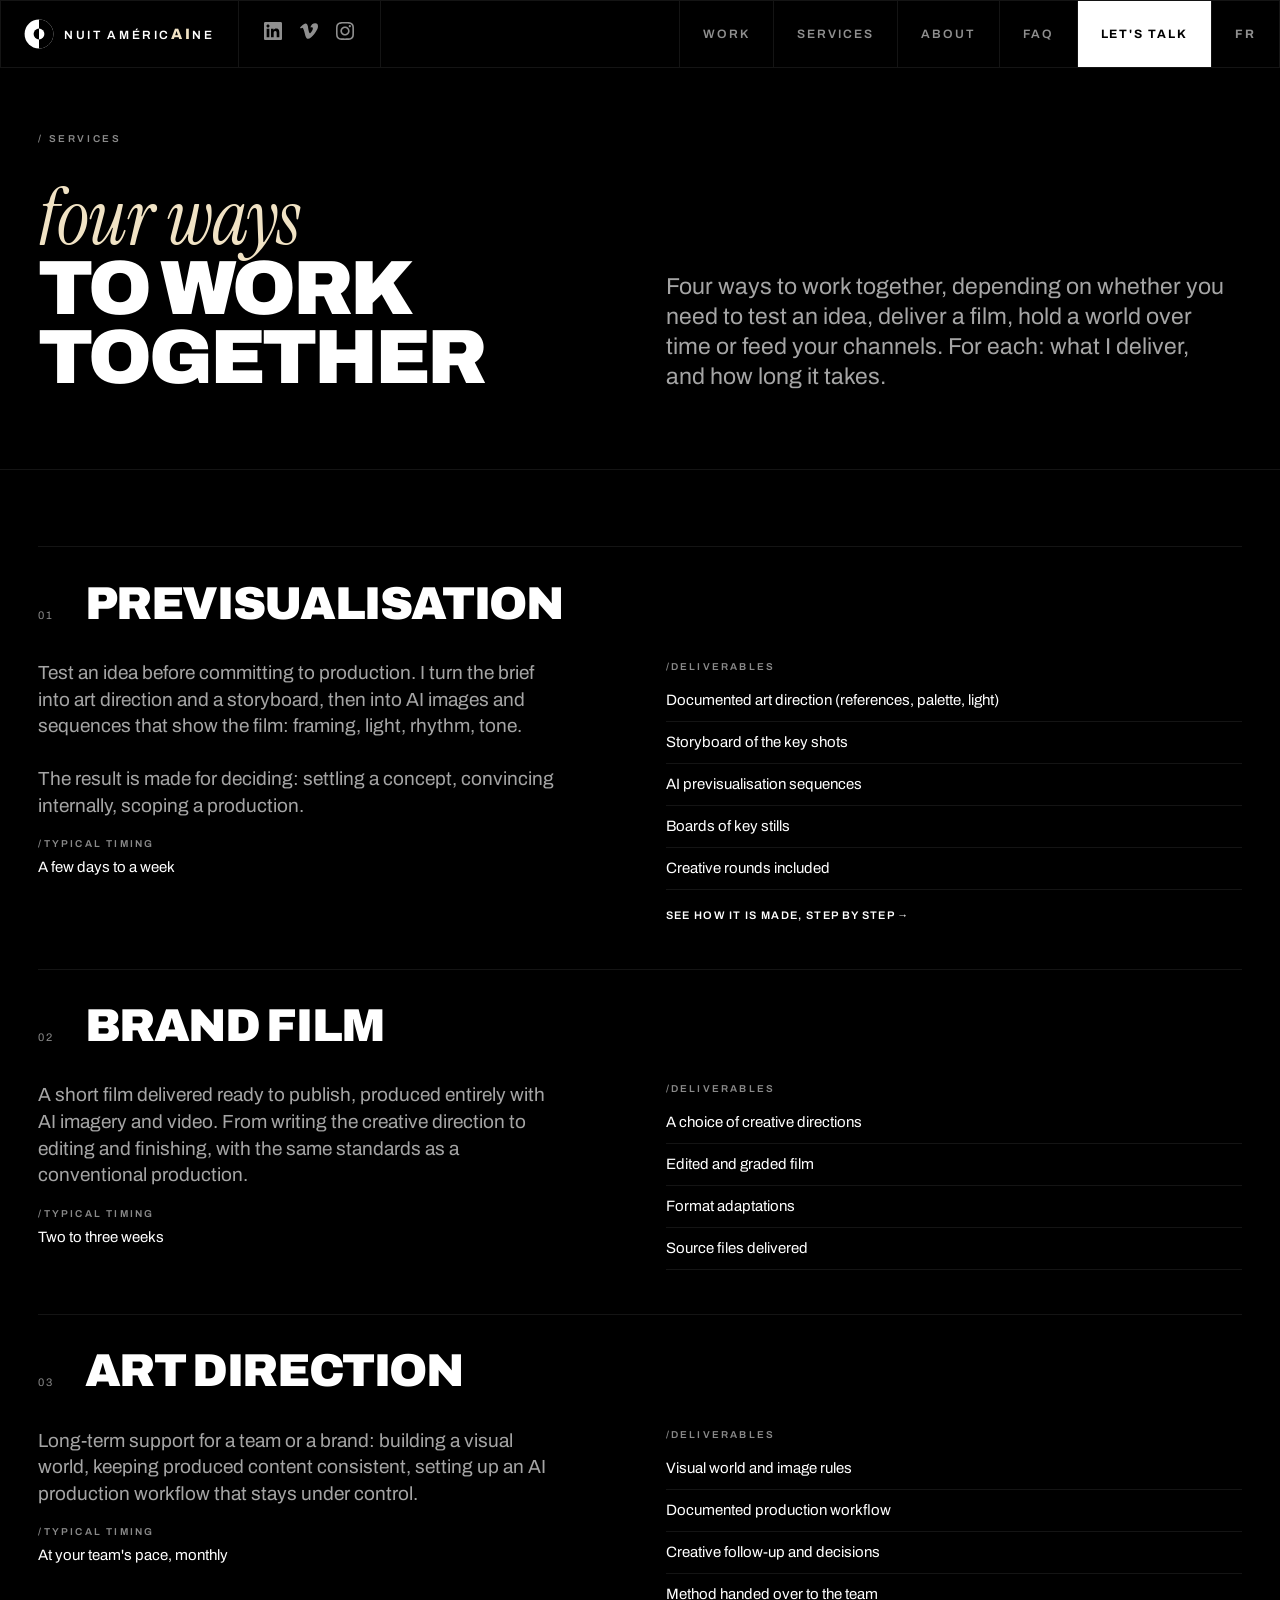
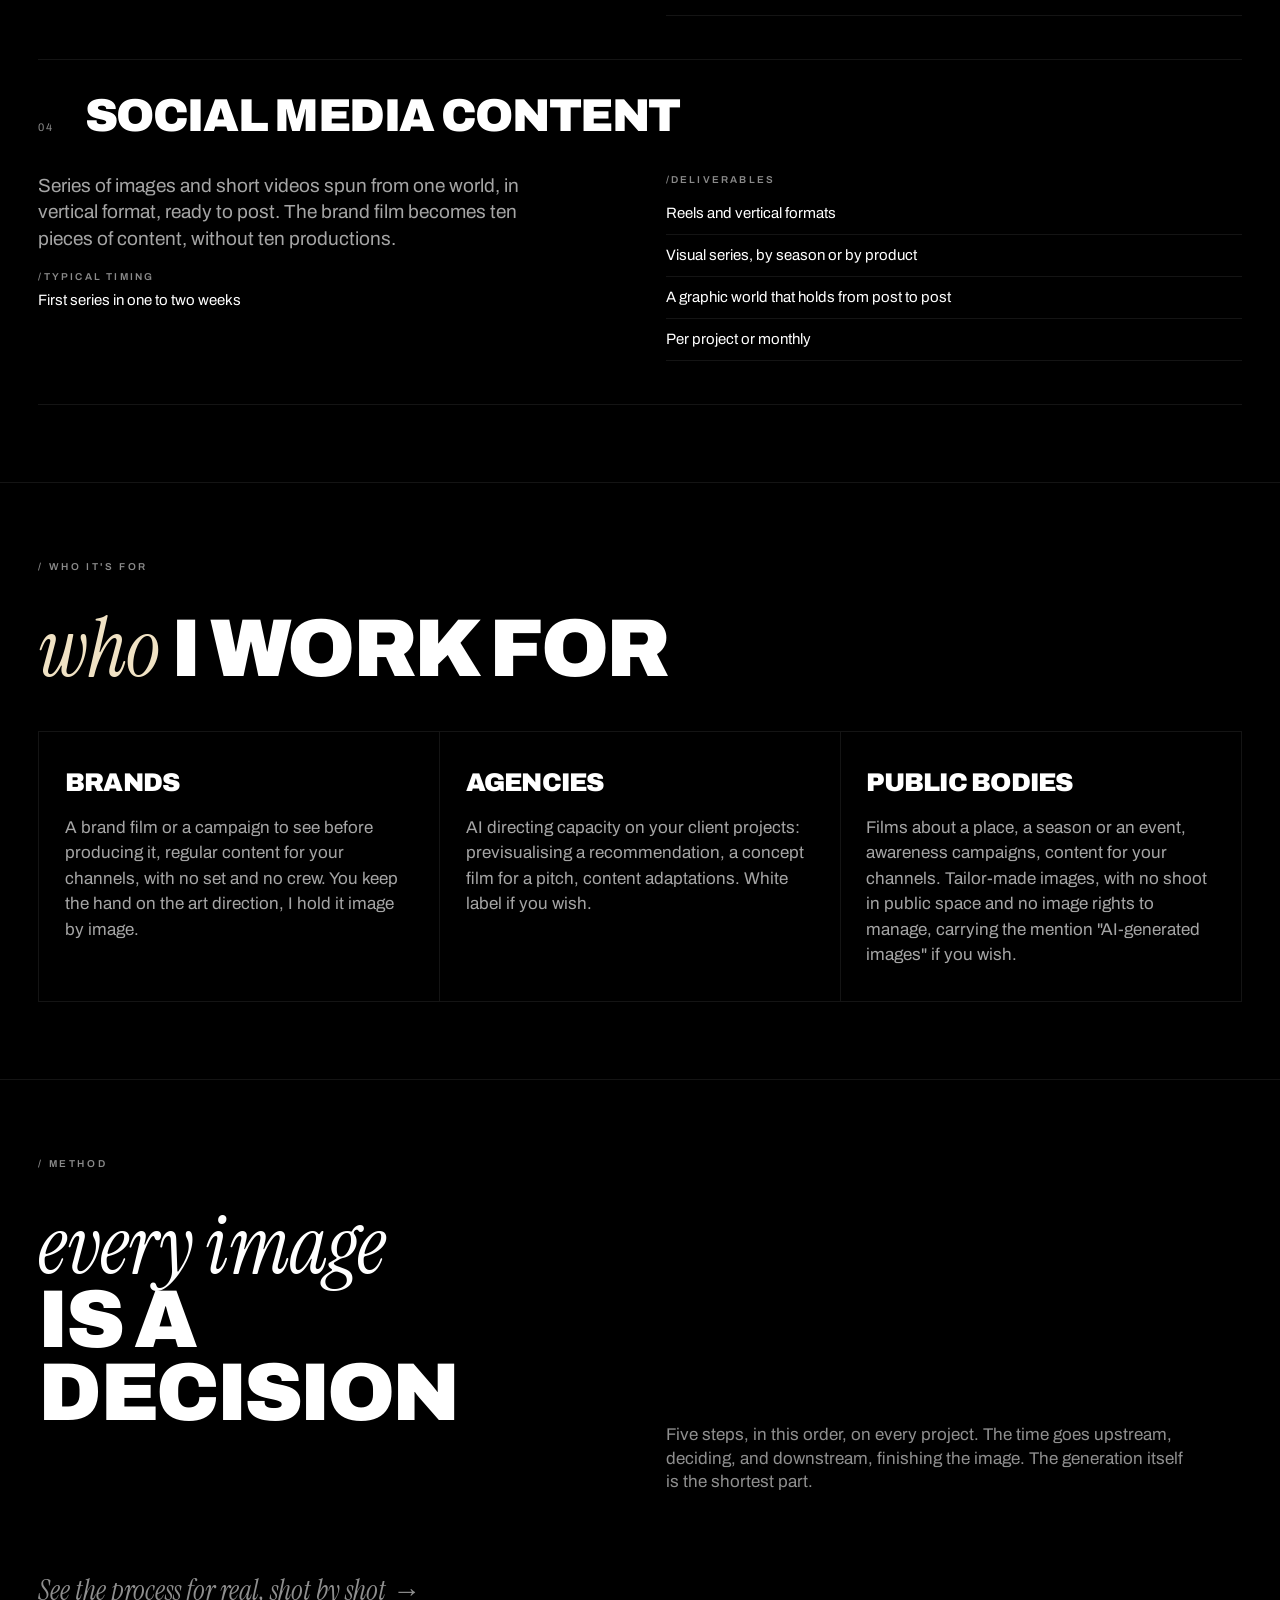
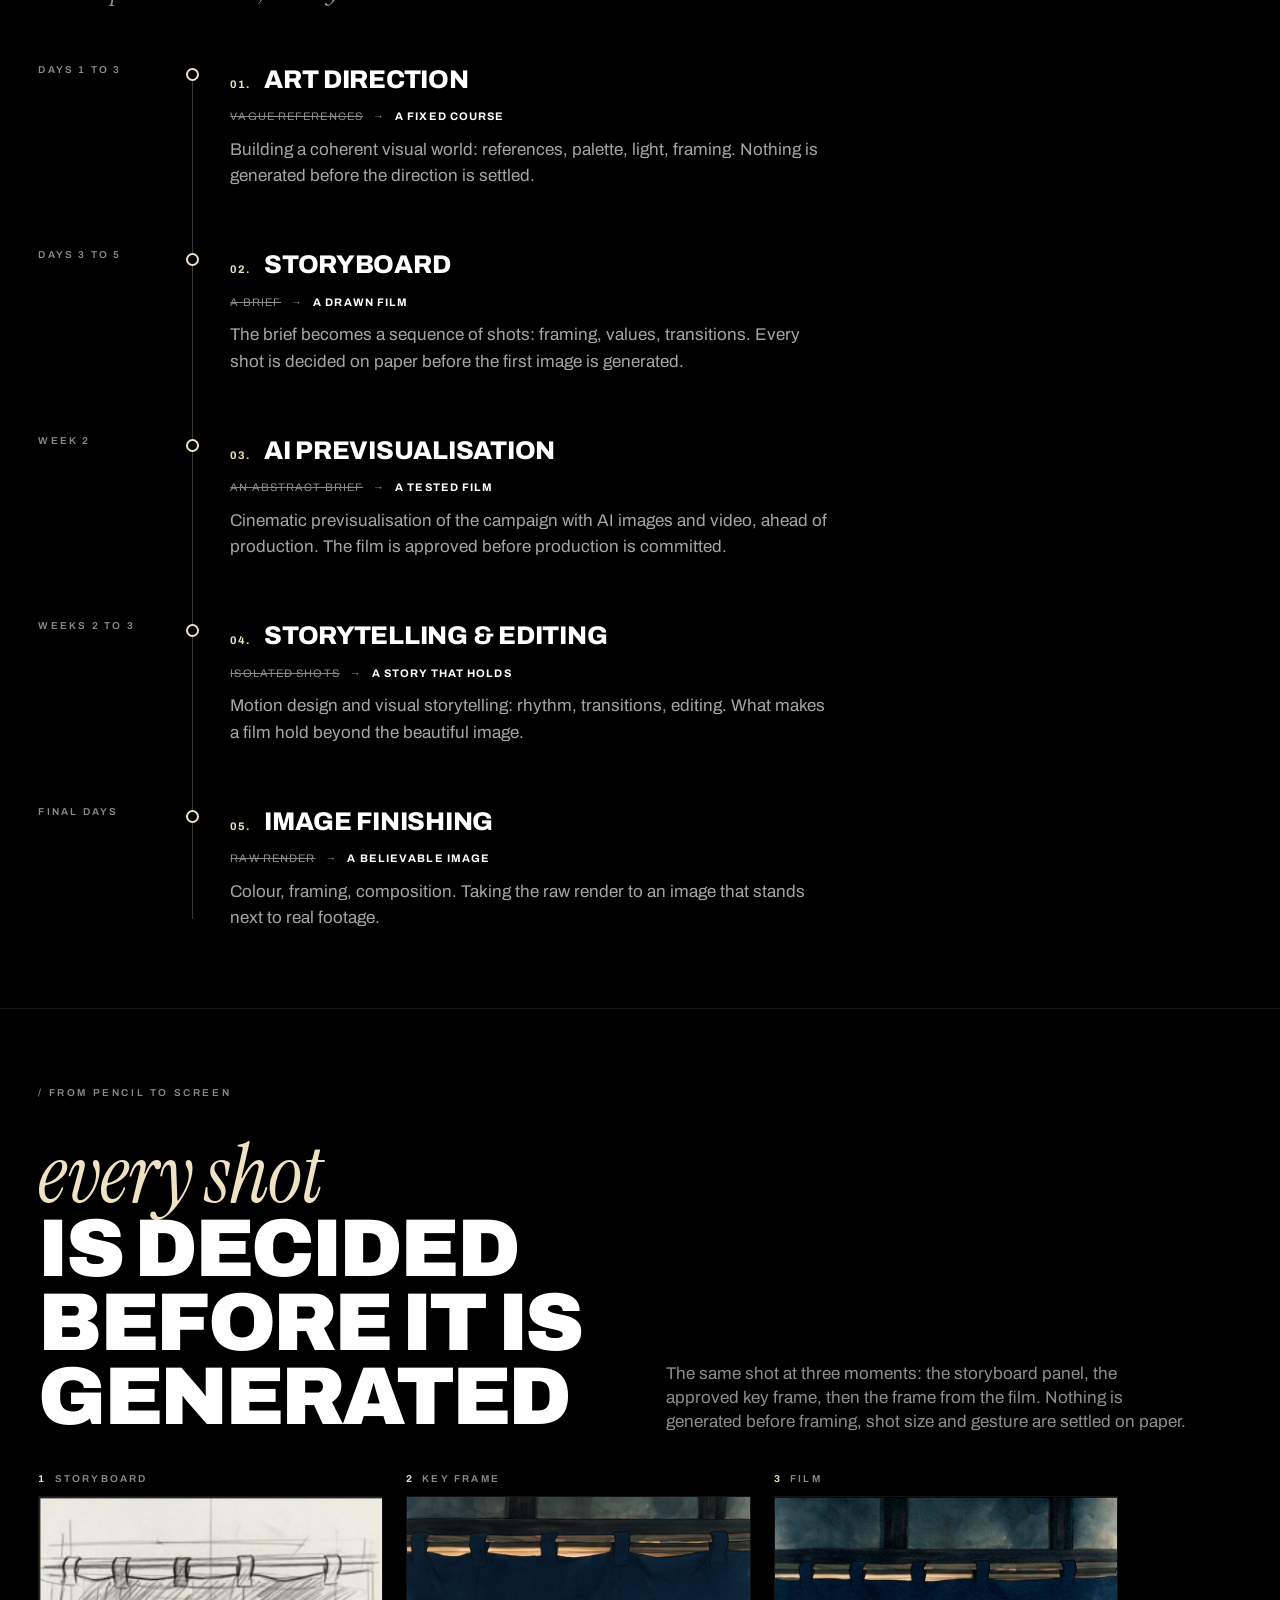
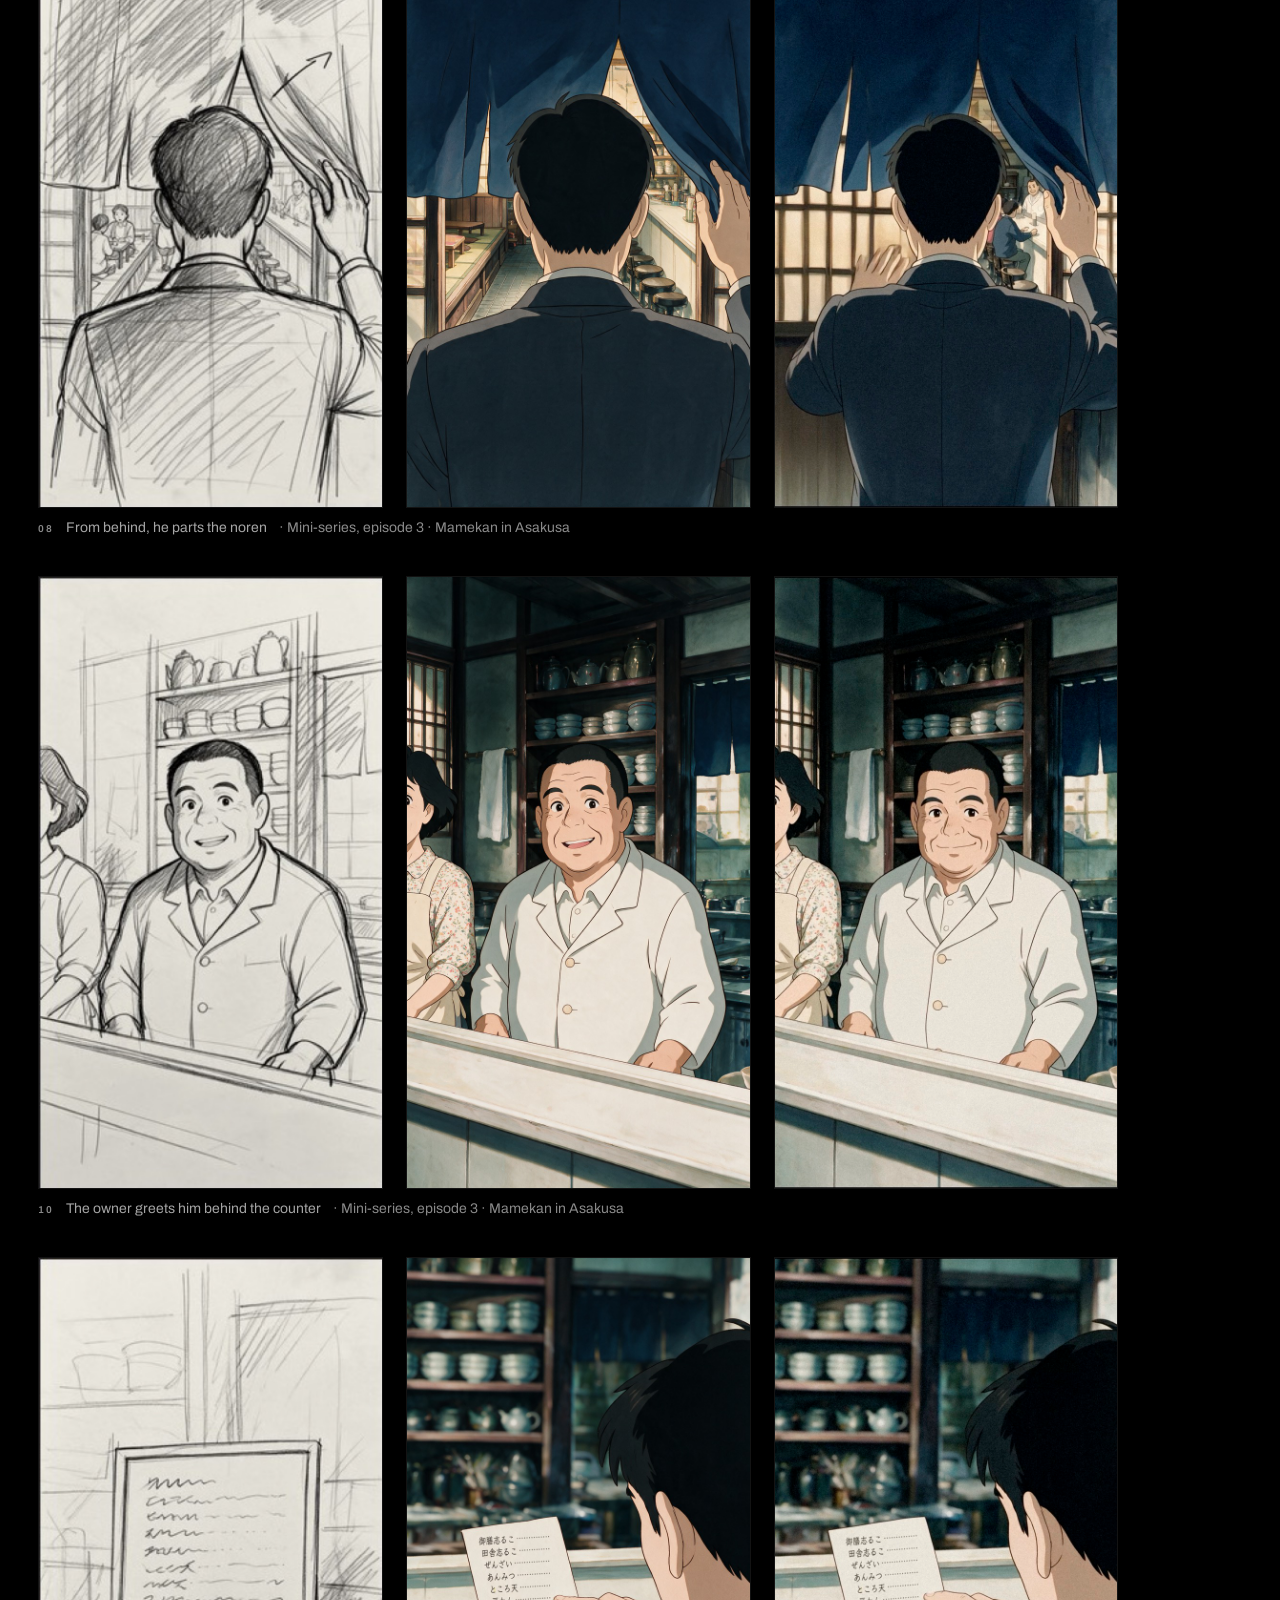
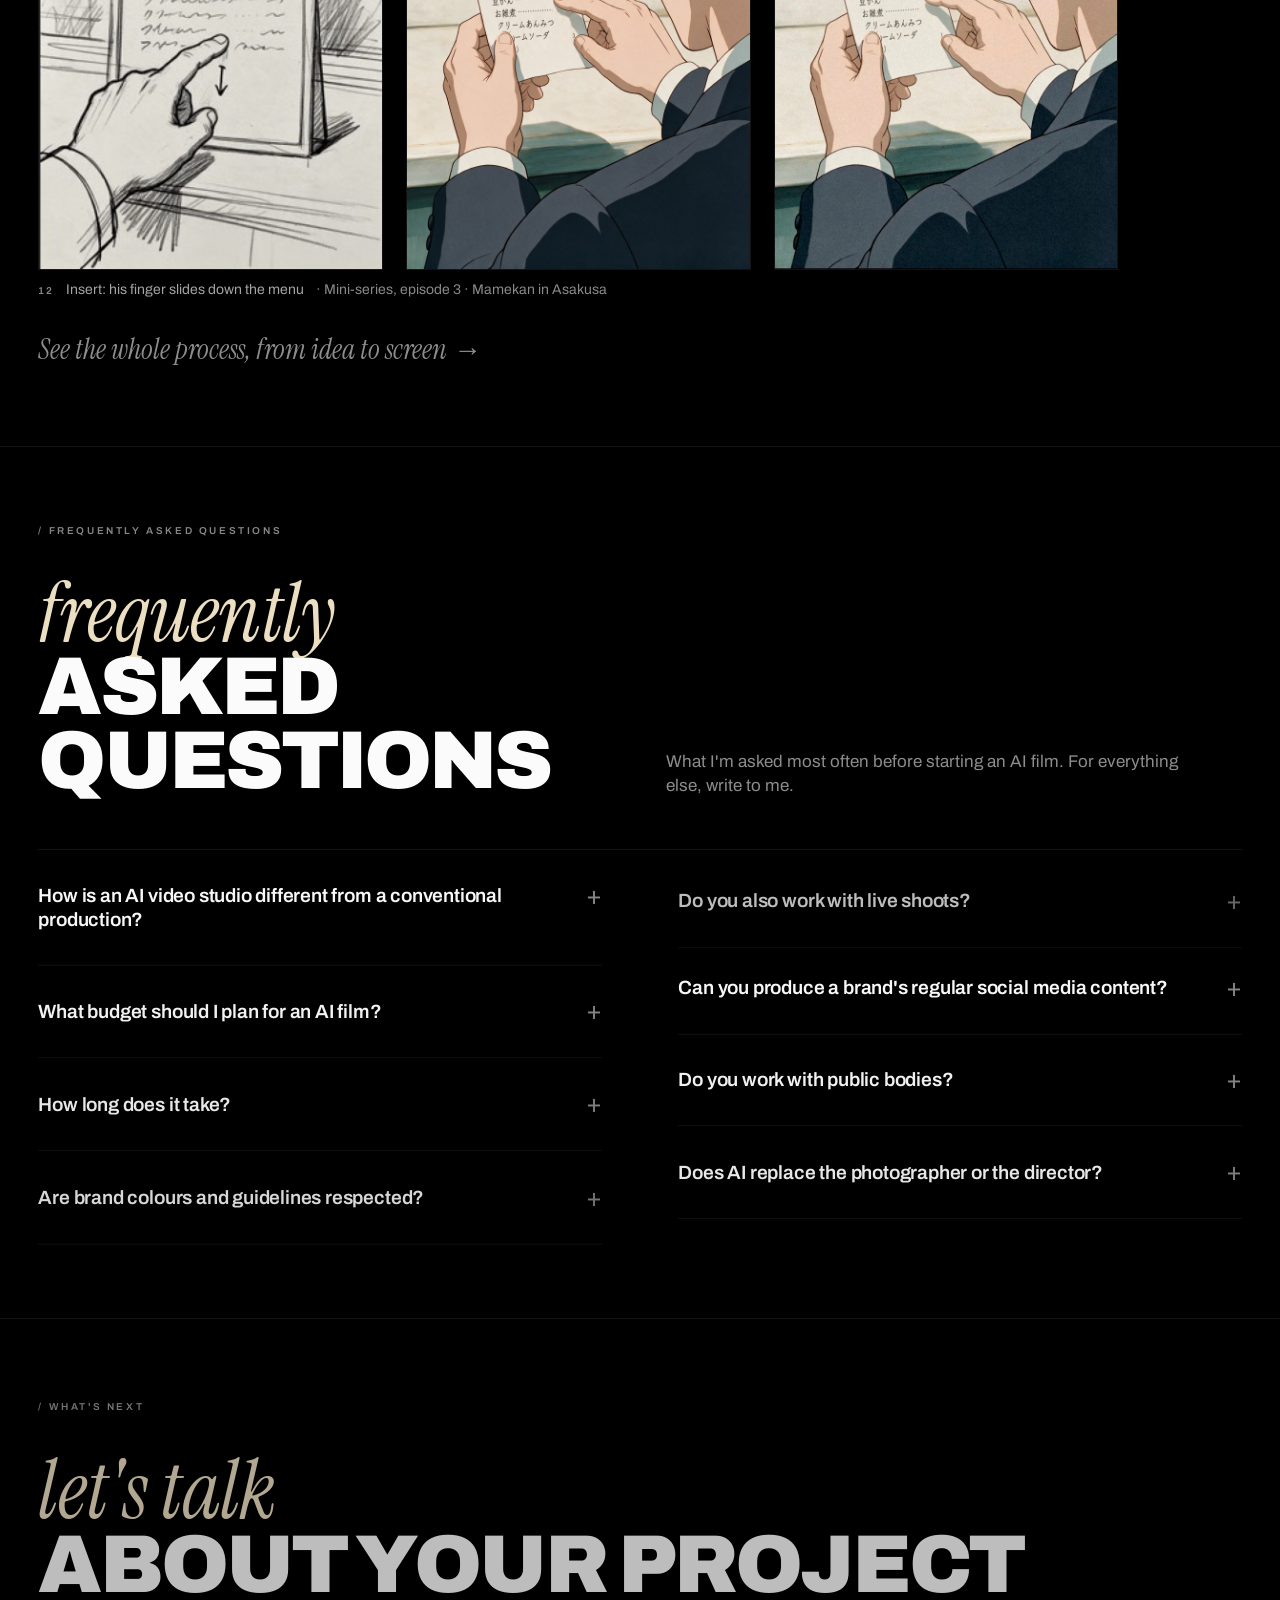
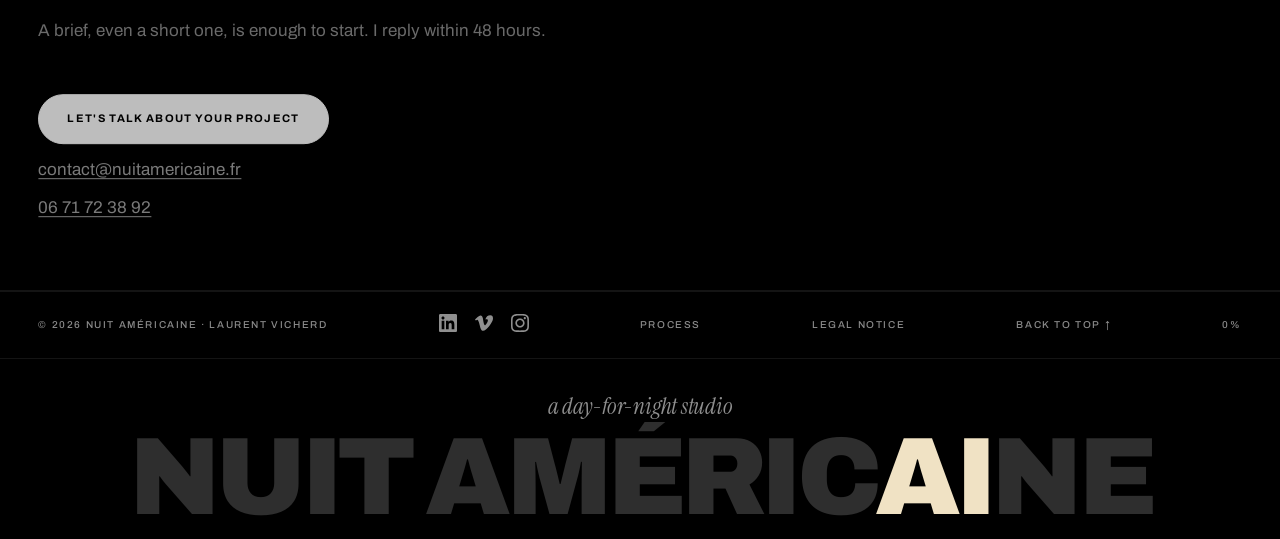
<file: en/services/index.html>
<!DOCTYPE html><html lang="en" class="no-js"><head><meta charset="utf-8"><meta name="viewport" content="width=device-width, initial-scale=1"><meta name="theme-color" content="#000000"><meta name="author" content="Laurent Vicherd"><script>
      document.documentElement.classList.replace("no-js", "js");
    </script><link rel="icon" href="/favicon.svg" type="image/svg+xml"><link rel="apple-touch-icon" href="/apple-touch-icon.png"><link rel="sitemap" href="/sitemap-index.xml"><link rel="preload" href="/fonts/archivo-latin-wght-normal.woff2" as="font" type="font/woff2" crossorigin><link rel="preload" href="/fonts/instrument-serif-latin-400-italic.woff2" as="font" type="font/woff2" crossorigin><title>Services · Nuit Américaine, AI film studio in La Rochelle and Paris</title><meta name="description" content="Previsualisation, brand film, art direction and social media content, made entirely with AI images and video. Deliverables, timing, method and frequently asked questions."><link rel="canonical" href="https://nuitamericaine.fr/en/services/"><meta property="og:type" content="website"><meta property="og:site_name" content="Nuit Américaine · agence de création vidéo IA"><meta property="og:locale" content="en_GB"><link rel="alternate" hreflang="fr" href="https://nuitamericaine.fr/services/"><link rel="alternate" hreflang="en" href="https://nuitamericaine.fr/en/services/"><link rel="alternate" hreflang="x-default" href="https://nuitamericaine.fr/services/"><meta property="og:title" content="Services · Nuit Américaine, AI film studio in La Rochelle and Paris"><meta property="og:description" content="Previsualisation, brand film, art direction and social media content, made entirely with AI images and video. Deliverables, timing, method and frequently asked questions."><meta property="og:url" content="https://nuitamericaine.fr/en/services/"><meta property="og:image" content="https://nuitamericaine.fr/images/og-image.jpg"><meta property="og:image:width" content="1200"><meta property="og:image:height" content="630"><meta property="og:image:alt" content="Nuit Américaine, agence de création vidéo IA · Laurent Vicherd, directeur artistique"><meta name="twitter:card" content="summary_large_image"><meta name="twitter:title" content="Services · Nuit Américaine, AI film studio in La Rochelle and Paris"><meta name="twitter:description" content="Previsualisation, brand film, art direction and social media content, made entirely with AI images and video. Deliverables, timing, method and frequently asked questions."><meta name="twitter:image" content="https://nuitamericaine.fr/images/og-image.jpg"><meta name="twitter:image:alt" content="Nuit Américaine, agence de création vidéo IA · Laurent Vicherd, directeur artistique"><script type="application/ld+json">{"@context":"https://schema.org","@type":["Organization","LocalBusiness"],"@id":"https://nuitamericaine.fr/#organization","name":"Nuit Américaine","alternateName":"Nuit Americaine","url":"https://nuitamericaine.fr","logo":"https://nuitamericaine.fr/icon-512.png","image":"https://nuitamericaine.fr/images/og-image.jpg","description":"Nuit Américaine, an AI video studio in La Rochelle and Paris, led by art director Laurent Vicherd. Brand films, social media content and previsualisation, produced entirely with AI.","email":"contact@nuitamericaine.fr","telephone":"+33671723892","founder":{"@type":"Person","name":"Laurent Vicherd"},"address":{"@type":"PostalAddress","addressLocality":"La Rochelle","addressRegion":"Nouvelle-Aquitaine","addressCountry":"FR"},"areaServed":["La Rochelle","Paris","France","Europe"],"knowsLanguage":["fr","en"],"makesOffer":[{"@type":"Offer","itemOffered":{"@type":"Service","name":"Previsualisation"}},{"@type":"Offer","itemOffered":{"@type":"Service","name":"Brand film"}},{"@type":"Offer","itemOffered":{"@type":"Service","name":"Art direction"}},{"@type":"Offer","itemOffered":{"@type":"Service","name":"Social media content"}}],"sameAs":["https://www.linkedin.com/in/lvicherd/","https://vimeo.com/showcase/12160881","https://www.instagram.com/dreamer.anime/"]}</script><script type="application/ld+json">{"@context":"https://schema.org","@type":"Person","name":"Laurent Vicherd","jobTitle":"Directeur artistique, créateur vidéo IA et réalisateur","description":"Nuit Américaine, an AI video studio in La Rochelle and Paris, led by art director Laurent Vicherd. Brand films, social media content and previsualisation, produced entirely with AI.","url":"https://nuitamericaine.fr","image":"https://nuitamericaine.fr/images/og-image.jpg","email":"mailto:contact@nuitamericaine.fr","telephone":"+33671723892","address":{"@type":"PostalAddress","addressLocality":"La Rochelle","addressRegion":"Nouvelle-Aquitaine","addressCountry":"FR"},"knowsLanguage":[{"@type":"Language","name":"Français","alternateName":"fr"},{"@type":"Language","name":"Anglais","alternateName":"en"}],"knowsAbout":["Direction artistique","Prévisualisation cinématographique","Vidéo générée par IA","Contenus réseaux sociaux","Motion design","Narration visuelle","Colorimétrie"],"worksFor":{"@id":"https://nuitamericaine.fr/#organization"},"sameAs":["https://www.linkedin.com/in/lvicherd/","https://vimeo.com/showcase/12160881","https://www.instagram.com/dreamer.anime/"]}</script><link rel="stylesheet" href="/_astro/Footer.DX5v9vsR.css"><link rel="stylesheet" href="/_astro/Faq.Dj6MYJM9.css"><style>._FJtSol{padding:var(--space-section-y) var(--space-section-x);border-bottom:var(--rule)}._LM-i7o{margin-bottom:var(--space-label);color:var(--c-text-meta);font-size:var(--fs-label-sm);letter-spacing:var(--ls-label-wide);text-transform:uppercase;font-weight:600}._RmPe41{gap:var(--space-gap);grid-template-columns:repeat(auto-fit,minmax(300px,1fr));align-items:end;margin-bottom:clamp(24px,3vw,40px);display:grid}._8kO7ox{max-width:1100px;font-size:var(--fs-h2-alt);letter-spacing:var(--ls-h2);font-weight:900;line-height:var(--lh-display);text-transform:uppercase}._2wJF0M{color:var(--c-accent);font-family:var(--font-serif);letter-spacing:var(--ls-serif);text-transform:lowercase;font-style:italic;font-weight:400}._IzQV4X{max-width:520px;color:var(--c-text-tertiary);font-size:var(--fs-body)}._d57tDG,._WR9BhF{gap:var(--space-gap-sm);grid-template-columns:repeat(3,1fr);max-width:1080px;display:grid}._d57tDG{margin-bottom:10px}._0mjghO{color:var(--c-text-meta);font-size:var(--fs-label-sm);letter-spacing:var(--ls-label);text-transform:uppercase;align-items:baseline;gap:8px;font-weight:600;display:flex}._vVRgnr{color:var(--c-accent);font-weight:700}._5RcgRW{margin:0 0 clamp(24px,3vw,40px)}._5RcgRW:last-of-type{margin-bottom:0}._F-tGew{aspect-ratio:9/16;border:var(--rule);object-fit:cover;background:var(--c-bg);width:100%;height:auto;display:block}._OWI5hS{max-width:1080px;color:var(--c-text-secondary);font-size:var(--fs-xs);flex-wrap:wrap;align-items:baseline;gap:12px;margin-top:10px;display:flex}._y6N9Il{color:var(--c-text-meta);font-size:var(--fs-label-sm);letter-spacing:var(--ls-label-mid);font-weight:600}._9H5wL-{color:var(--c-text-meta)}._SRtATu{color:var(--c-text-tertiary);font-family:var(--font-serif);font-size:var(--fs-showcase-link);transition:color var(--duration-hover) ease;margin-top:clamp(20px,2.4vw,32px);font-style:italic;display:inline-block}._SRtATu:hover,._SRtATu:focus-visible{color:var(--c-accent)}
._WjsYfx{padding:var(--space-section-y) var(--space-section-x);border-bottom:var(--rule)}._U--BTv{margin-bottom:var(--space-label);color:var(--c-text-meta);font-size:var(--fs-label-sm);letter-spacing:var(--ls-label-wide);text-transform:uppercase;font-weight:600}._-gj3sg{gap:var(--space-gap);flex-wrap:wrap;justify-content:space-between;align-items:flex-end;display:flex}._lgojtX{font-size:var(--fs-h2-alt);letter-spacing:var(--ls-h2);font-weight:900;line-height:var(--lh-display);text-transform:uppercase;margin-bottom:18px}._MB6uVY{color:var(--c-accent);font-family:var(--font-serif);letter-spacing:var(--ls-serif);text-transform:lowercase;font-style:italic;font-weight:400}._LjjfGz{max-width:520px;color:var(--c-text-tertiary);font-size:var(--fs-body)}._9sm7Pq{flex-direction:column;align-items:flex-start;gap:14px;display:flex}._8MMlFg{border:1px solid var(--c-text);border-radius:var(--radius-pill);background:var(--c-button-bg);color:var(--c-button-text);font-size:var(--fs-label);letter-spacing:var(--ls-button);text-transform:uppercase;transition:background-color var(--duration-hover) ease, border-color var(--duration-hover) ease;padding:16px 28px;font-weight:700}._8MMlFg:hover,._8MMlFg:focus-visible{border-color:var(--c-accent);background:var(--c-accent)}._E-J1sk{color:var(--c-text-secondary);font-size:var(--fs-body);text-underline-offset:3px;transition:color var(--duration-hover) ease;text-decoration:underline}._E-J1sk:hover,._E-J1sk:focus-visible{color:var(--c-accent)}
</style></head><body><a class="skip-link" href="#top">Aller au contenu</a><header class="_wbp8n1"><nav class="_0O6ddc" aria-label="Main navigation"><a class="_5jztdh _KssVgu" href="/en/#top"><svg class="_oegGxY" viewBox="0 0 100 100" aria-hidden="true" focusable="false"><defs><clipPath id="na-h"><rect x="50" y="0" width="50" height="100"></rect></clipPath></defs><circle cx="50" cy="50" r="48" fill="#fff"></circle><circle cx="50" cy="50" r="48" fill="#000" clip-path="url(#na-h)"></circle><circle cx="50" cy="50" r="18" fill="#000"></circle><circle cx="50" cy="50" r="18" fill="#fff" clip-path="url(#na-h)"></circle></svg><span class="_LylGI-">Nuit Améric<span class="_NhfbE0">ai</span>ne</span><span class="visually-hidden">, back to top</span></a><span class="_5jztdh _innQ03"><ul class="_6sXvDL" aria-label="Réseaux et profils"><li><a class="_XAW3bi" href="https://www.linkedin.com/in/lvicherd/" target="_blank" rel="noopener"><svg class="_UkfkSz" viewBox="0 0 24 24" aria-hidden="true" focusable="false"><path fill="currentColor" d="M20.447 20.452h-3.554v-5.569c0-1.328-.027-3.037-1.852-3.037-1.853 0-2.136 1.445-2.136 2.939v5.667H9.351V9h3.414v1.561h.046c.477-.9 1.637-1.85 3.37-1.85 3.601 0 4.267 2.37 4.267 5.455v6.286zM5.337 7.433c-1.144 0-2.063-.926-2.063-2.065 0-1.138.92-2.063 2.063-2.063 1.14 0 2.064.925 2.064 2.063 0 1.139-.925 2.065-2.064 2.065zm1.782 13.019H3.555V9h3.564v11.452zM22.225 0H1.771C.792 0 0 .774 0 1.729v20.542C0 23.227.792 24 1.771 24h20.451C23.2 24 24 23.227 24 22.271V1.729C24 .774 23.2 0 22.222 0h.003z"></path></svg><span class="visually-hidden">LinkedIn</span><span class="visually-hidden">(nouvelle fenêtre)</span></a></li><li><a class="_XAW3bi" href="https://vimeo.com/showcase/12160881" target="_blank" rel="noopener"><svg class="_UkfkSz" viewBox="0 0 24 24" aria-hidden="true" focusable="false"><path fill="currentColor" d="M23.9765 6.4168c-.105 2.338-1.739 5.5429-4.894 9.6088-3.2679 4.247-6.0258 6.3699-8.2898 6.3699-1.409 0-2.578-1.294-3.553-3.881l-1.9179-7.1138c-.719-2.584-1.488-3.878-2.312-3.878-.179 0-.806.378-1.881 1.132l-1.129-1.457a315.06 315.06 0 0 0 3.501-3.1279c1.579-1.368 2.765-2.085 3.554-2.159 1.867-.18 3.016 1.1 3.447 3.838.465 2.953.789 4.789.971 5.507.539 2.45 1.131 3.674 1.776 3.674.502 0 1.256-.796 2.265-2.385 1.004-1.589 1.54-2.797 1.612-3.628.144-1.371-.395-2.061-1.614-2.061-.574 0-1.167.121-1.777.391 1.186-3.868 3.434-5.757 6.762-5.637 2.473.06 3.628 1.664 3.493 4.797l-.013.01z"></path></svg><span class="visually-hidden">Vimeo</span><span class="visually-hidden">(nouvelle fenêtre)</span></a></li><li><a class="_XAW3bi" href="https://www.instagram.com/dreamer.anime/" target="_blank" rel="noopener"><svg class="_UkfkSz" viewBox="0 0 24 24" aria-hidden="true" focusable="false"><path fill="currentColor" d="M12 0C8.74 0 8.333.015 7.053.072 5.775.132 4.905.333 4.14.63c-.789.306-1.459.717-2.126 1.384S.935 3.35.63 4.14C.333 4.905.131 5.775.072 7.053.012 8.333 0 8.74 0 12s.015 3.667.072 4.947c.06 1.277.261 2.148.558 2.913.306.788.717 1.459 1.384 2.126.667.666 1.336 1.079 2.126 1.384.766.296 1.636.499 2.913.558C8.333 23.988 8.74 24 12 24s3.667-.015 4.947-.072c1.277-.06 2.148-.262 2.913-.558.788-.306 1.459-.718 2.126-1.384.666-.667 1.079-1.335 1.384-2.126.296-.765.499-1.636.558-2.913.06-1.28.072-1.687.072-4.947s-.015-3.667-.072-4.947c-.06-1.277-.262-2.149-.558-2.913-.306-.789-.718-1.459-1.384-2.126C21.319 1.347 20.651.935 19.86.63c-.765-.297-1.636-.499-2.913-.558C15.667.012 15.26 0 12 0zm0 2.16c3.203 0 3.585.016 4.85.071 1.17.055 1.805.249 2.227.415.562.217.96.477 1.382.896.419.42.679.819.896 1.381.164.422.36 1.057.413 2.227.057 1.266.07 1.646.07 4.85s-.015 3.585-.074 4.85c-.061 1.17-.256 1.805-.421 2.227-.224.562-.479.96-.899 1.382-.419.419-.824.679-1.38.896-.42.164-1.065.36-2.235.413-1.274.057-1.649.07-4.859.07-3.211 0-3.586-.015-4.859-.074-1.171-.061-1.816-.256-2.236-.421-.569-.224-.96-.479-1.379-.899-.421-.419-.69-.824-.9-1.38-.165-.42-.359-1.065-.42-2.235-.045-1.26-.061-1.649-.061-4.844 0-3.196.016-3.586.061-4.861.061-1.17.255-1.814.42-2.234.21-.57.479-.96.9-1.381.419-.419.81-.689 1.379-.898.42-.166 1.051-.361 2.221-.421 1.275-.045 1.65-.06 4.859-.06l.045.03zm0 3.678c-3.405 0-6.162 2.76-6.162 6.162 0 3.405 2.76 6.162 6.162 6.162 3.405 0 6.162-2.76 6.162-6.162 0-3.405-2.76-6.162-6.162-6.162zM12 16c-2.21 0-4-1.79-4-4s1.79-4 4-4 4 1.79 4 4-1.79 4-4 4zm7.846-10.405c0 .795-.646 1.44-1.44 1.44-.795 0-1.44-.646-1.44-1.44 0-.794.646-1.439 1.44-1.439.793-.001 1.44.645 1.44 1.439z"></path></svg><span class="visually-hidden">Instagram</span><span class="visually-hidden">(nouvelle fenêtre)</span></a></li></ul></span><span class="_5jztdh _wGS1Yd" aria-hidden="true"></span><span class="_5jztdh _672JQn"><a class="_-FFBN1" href="/en/#projets">Work</a></span><span class="_5jztdh _672JQn"><a class="_-FFBN1" href="/en/services">Services</a></span><span class="_5jztdh _672JQn"><a class="_-FFBN1" href="/en/#apropos">About</a></span><span class="_5jztdh _672JQn"><a class="_-FFBN1" href="/en/services#faq">FAQ</a></span><span class="_5jztdh _gAZI0k"><a class="_b3pAGg" href="/en/#contact">Let&#39;s talk</a></span><span class="_5jztdh _28Ge5Y"><a class="_ID6BMH" href="/services/" lang="fr" hreflang="fr">FR</a></span></nav></header><main id="top"><section class="_NZcjrD"><p class="_T2ljXy">/ Services</p><div class="_3B6qC4"><h1 class="_SxHqOi"><span class="_aZmtV3">four ways</span><br>to work together</h1><p class="_Z8G-xh">Four ways to work together, depending on whether you need to test an idea, deliver a film, hold a world over time or feed your channels. For each: what I deliver, and how long it takes.</p></div></section><section class="_OVQxK5" id="offres"><div class="_MGSEKs" data-reveal><div class="_MWe9nC" id="offre-01"><h3 class="_Mr4zRC"><span class="_AqnFBP _6Vydyu" id="offre-titre-01"><span class="_V-ZNRi">01</span><span class="_TVp-60">Previsualisation</span></span></h3><div class="_S-F51Y" id="offre-panneau-01" role="region" aria-labelledby="offre-titre-01"><div class="_GrOiIu"><div><p class="_zIHeiE">Test an idea before committing to production. I turn the brief into art direction and a storyboard, then into AI images and sequences that show the film: framing, light, rhythm, tone.

The result is made for deciding: settling a concept, convincing internally, scoping a production.</p><p class="_beoWo5"><span class="_c3TmHG">/typical timing</span>A few days to a week</p></div><div><p class="_CRG-hK" id="offre-panneau-01-livrables">/deliverables</p><ul class="_SbOmD6" aria-labelledby="offre-panneau-01-livrables"><li class="_pc-Eds">Documented art direction (references, palette, light)</li><li class="_pc-Eds">Storyboard of the key shots</li><li class="_pc-Eds">AI previsualisation sequences</li><li class="_pc-Eds">Boards of key stills</li><li class="_pc-Eds">Creative rounds included</li></ul><a class="_T6x-w2" href="/en/process">See how it is made, step by step <span aria-hidden="true">→</span></a></div></div></div></div><div class="_MWe9nC" id="offre-02"><h3 class="_Mr4zRC"><span class="_AqnFBP _6Vydyu" id="offre-titre-02"><span class="_V-ZNRi">02</span><span class="_TVp-60">Brand film</span></span></h3><div class="_S-F51Y" id="offre-panneau-02" role="region" aria-labelledby="offre-titre-02"><div class="_GrOiIu"><div><p class="_zIHeiE">A short film delivered ready to publish, produced entirely with AI imagery and video. From writing the creative direction to editing and finishing, with the same standards as a conventional production.</p><p class="_beoWo5"><span class="_c3TmHG">/typical timing</span>Two to three weeks</p></div><div><p class="_CRG-hK" id="offre-panneau-02-livrables">/deliverables</p><ul class="_SbOmD6" aria-labelledby="offre-panneau-02-livrables"><li class="_pc-Eds">A choice of creative directions</li><li class="_pc-Eds">Edited and graded film</li><li class="_pc-Eds">Format adaptations</li><li class="_pc-Eds">Source files delivered</li></ul></div></div></div></div><div class="_MWe9nC" id="offre-03"><h3 class="_Mr4zRC"><span class="_AqnFBP _6Vydyu" id="offre-titre-03"><span class="_V-ZNRi">03</span><span class="_TVp-60">Art direction</span></span></h3><div class="_S-F51Y" id="offre-panneau-03" role="region" aria-labelledby="offre-titre-03"><div class="_GrOiIu"><div><p class="_zIHeiE">Long-term support for a team or a brand: building a visual world, keeping produced content consistent, setting up an AI production workflow that stays under control.</p><p class="_beoWo5"><span class="_c3TmHG">/typical timing</span>At your team&#39;s pace, monthly</p></div><div><p class="_CRG-hK" id="offre-panneau-03-livrables">/deliverables</p><ul class="_SbOmD6" aria-labelledby="offre-panneau-03-livrables"><li class="_pc-Eds">Visual world and image rules</li><li class="_pc-Eds">Documented production workflow</li><li class="_pc-Eds">Creative follow-up and decisions</li><li class="_pc-Eds">Method handed over to the team</li></ul></div></div></div></div><div class="_MWe9nC" id="offre-04"><h3 class="_Mr4zRC"><span class="_AqnFBP _6Vydyu" id="offre-titre-04"><span class="_V-ZNRi">04</span><span class="_TVp-60">Social media content</span></span></h3><div class="_S-F51Y" id="offre-panneau-04" role="region" aria-labelledby="offre-titre-04"><div class="_GrOiIu"><div><p class="_zIHeiE">Series of images and short videos spun from one world, in vertical format, ready to post. The brand film becomes ten pieces of content, without ten productions.</p><p class="_beoWo5"><span class="_c3TmHG">/typical timing</span>First series in one to two weeks</p></div><div><p class="_CRG-hK" id="offre-panneau-04-livrables">/deliverables</p><ul class="_SbOmD6" aria-labelledby="offre-panneau-04-livrables"><li class="_pc-Eds">Reels and vertical formats</li><li class="_pc-Eds">Visual series, by season or by product</li><li class="_pc-Eds">A graphic world that holds from post to post</li><li class="_pc-Eds">Per project or monthly</li></ul></div></div></div></div></div></section><section class="_JNhyHL" id="pour-qui"><p class="_kjGUXj" data-reveal>/ Who it&#39;s for</p><h2 class="_fdF-p5" data-reveal><span class="_vPbt7S">who</span> I work for</h2><ul class="ruled-grid _eMZkN-" data-reveal><li class="ruled-cell _NjTAoB"><h3 class="_mACm4j">Brands</h3><p class="_RydrCn">A brand film or a campaign to see before producing it, regular content for your channels, with no set and no crew. You keep the hand on the art direction, I hold it image by image.</p></li><li class="ruled-cell _NjTAoB"><h3 class="_mACm4j">Agencies</h3><p class="_RydrCn">AI directing capacity on your client projects: previsualising a recommendation, a concept film for a pitch, content adaptations. White label if you wish.</p></li><li class="ruled-cell _NjTAoB"><h3 class="_mACm4j">Public bodies</h3><p class="_RydrCn">Films about a place, a season or an event, awareness campaigns, content for your channels. Tailor-made images, with no shoot in public space and no image rights to manage, carrying the mention &quot;AI-generated images&quot; if you wish.</p></li></ul></section><section class="_nffth-" id="methode"><p class="_Nxg1vO" data-reveal>/ Method</p><div class="_rzdj-8" data-reveal><h2 class="_DsQfVl"><span class="_ygUHZ4">every image</span><br>is a decision</h2><p class="_2FB1g9">Five steps, in this order, on every project. The time goes upstream, deciding, and downstream, finishing the image. The generation itself is the shortest part.</p></div><a class="_EW6db8" href="/en/process" data-reveal>See the process for real, shot by shot <span aria-hidden="true">→</span></a><ol class="_i0b7k9"><li class="_ViPudt" data-reveal><span class="_tZbTEg" aria-hidden="true"></span><p class="_VsE3ts">Days 1 to 3</p><div class="_xqRpII"><h3 class="_qEAldj"><span class="_-ie5cz" aria-hidden="true">01.</span>Art direction</h3><p class="_QUPkch"><s class="_b28yeu">Vague references</s><span class="_IyOEA0" aria-hidden="true">→</span><span class="_fHFqdQ">A fixed course</span></p><p class="_3-WGbr">Building a coherent visual world: references, palette, light, framing. Nothing is generated before the direction is settled.</p></div></li><li class="_ViPudt" data-reveal><span class="_tZbTEg" aria-hidden="true"></span><p class="_VsE3ts">Days 3 to 5</p><div class="_xqRpII"><h3 class="_qEAldj"><span class="_-ie5cz" aria-hidden="true">02.</span>Storyboard</h3><p class="_QUPkch"><s class="_b28yeu">A brief</s><span class="_IyOEA0" aria-hidden="true">→</span><span class="_fHFqdQ">A drawn film</span></p><p class="_3-WGbr">The brief becomes a sequence of shots: framing, values, transitions. Every shot is decided on paper before the first image is generated.</p></div></li><li class="_ViPudt" data-reveal><span class="_tZbTEg" aria-hidden="true"></span><p class="_VsE3ts">Week 2</p><div class="_xqRpII"><h3 class="_qEAldj"><span class="_-ie5cz" aria-hidden="true">03.</span>AI previsualisation</h3><p class="_QUPkch"><s class="_b28yeu">An abstract brief</s><span class="_IyOEA0" aria-hidden="true">→</span><span class="_fHFqdQ">A tested film</span></p><p class="_3-WGbr">Cinematic previsualisation of the campaign with AI images and video, ahead of production. The film is approved before production is committed.</p></div></li><li class="_ViPudt" data-reveal><span class="_tZbTEg" aria-hidden="true"></span><p class="_VsE3ts">Weeks 2 to 3</p><div class="_xqRpII"><h3 class="_qEAldj"><span class="_-ie5cz" aria-hidden="true">04.</span>Storytelling &amp; editing</h3><p class="_QUPkch"><s class="_b28yeu">Isolated shots</s><span class="_IyOEA0" aria-hidden="true">→</span><span class="_fHFqdQ">A story that holds</span></p><p class="_3-WGbr">Motion design and visual storytelling: rhythm, transitions, editing. What makes a film hold beyond the beautiful image.</p></div></li><li class="_ViPudt" data-reveal><span class="_tZbTEg" aria-hidden="true"></span><p class="_VsE3ts">Final days</p><div class="_xqRpII"><h3 class="_qEAldj"><span class="_-ie5cz" aria-hidden="true">05.</span>Image finishing</h3><p class="_QUPkch"><s class="_b28yeu">Raw render</s><span class="_IyOEA0" aria-hidden="true">→</span><span class="_fHFqdQ">A believable image</span></p><p class="_3-WGbr">Colour, framing, composition. Taking the raw render to an image that stands next to real footage.</p></div></li></ol></section><section class="_FJtSol" id="process"><p class="_LM-i7o" data-reveal>/ From pencil to screen</p><div class="_RmPe41" data-reveal><h2 class="_8kO7ox"><span class="_2wJF0M">every shot</span><br>is decided before it is generated</h2><p class="_IzQV4X">The same shot at three moments: the storyboard panel, the approved key frame, then the frame from the film. Nothing is generated before framing, shot size and gesture are settled on paper.</p></div><div class="_d57tDG" aria-hidden="true"><span class="_0mjghO"><span class="_vVRgnr">1</span>Storyboard</span><span class="_0mjghO"><span class="_vVRgnr">2</span>Key frame</span><span class="_0mjghO"><span class="_vVRgnr">3</span>Film</span></div><figure class="_5RcgRW" data-reveal><div class="_WR9BhF"><img class="_F-tGew" src="/images/process/e3-sb-08.jpg" alt="Storyboard · From behind, he parts the noren" width="720" height="1280" loading="lazy" decoding="async"><img class="_F-tGew" src="/images/process/e3-08-image-cle.jpg" alt="Key frame · From behind, he parts the noren" width="720" height="1280" loading="lazy" decoding="async"><img class="_F-tGew" src="/images/process/e3-08-film.jpg" alt="Film · From behind, he parts the noren" width="720" height="1280" loading="lazy" decoding="async"></div><figcaption class="_OWI5hS"><span class="_y6N9Il">08</span>From behind, he parts the noren<span class="_9H5wL-"> · Mini-series, episode 3 · Mamekan in Asakusa</span></figcaption></figure><figure class="_5RcgRW" data-reveal><div class="_WR9BhF"><img class="_F-tGew" src="/images/process/e3-sb-10.jpg" alt="Storyboard · The owner greets him behind the counter" width="720" height="1280" loading="lazy" decoding="async"><img class="_F-tGew" src="/images/process/e3-10-image-cle.jpg" alt="Key frame · The owner greets him behind the counter" width="720" height="1280" loading="lazy" decoding="async"><img class="_F-tGew" src="/images/process/e3-10-film.jpg" alt="Film · The owner greets him behind the counter" width="720" height="1280" loading="lazy" decoding="async"></div><figcaption class="_OWI5hS"><span class="_y6N9Il">10</span>The owner greets him behind the counter<span class="_9H5wL-"> · Mini-series, episode 3 · Mamekan in Asakusa</span></figcaption></figure><figure class="_5RcgRW" data-reveal><div class="_WR9BhF"><img class="_F-tGew" src="/images/process/e3-sb-12.jpg" alt="Storyboard · Insert: his finger slides down the menu" width="720" height="1280" loading="lazy" decoding="async"><img class="_F-tGew" src="/images/process/e3-12-image-cle.jpg" alt="Key frame · Insert: his finger slides down the menu" width="720" height="1280" loading="lazy" decoding="async"><img class="_F-tGew" src="/images/process/e3-12-film.jpg" alt="Film · Insert: his finger slides down the menu" width="720" height="1280" loading="lazy" decoding="async"></div><figcaption class="_OWI5hS"><span class="_y6N9Il">12</span>Insert: his finger slides down the menu<span class="_9H5wL-"> · Mini-series, episode 3 · Mamekan in Asakusa</span></figcaption></figure><a class="_SRtATu" href="/en/process" data-reveal>See the whole process, from idea to screen <span aria-hidden="true">→</span></a></section><section class="_o7Jc0-" id="faq" aria-labelledby="faq-titre"><div class="_tAB4YX" data-reveal><div><p class="_0pRem6">/ Frequently asked questions</p><h2 class="_V40yUM" id="faq-titre"><span class="_-Jj-h-">frequently</span> asked questions</h2></div><p class="_F-Yixv">What I&#39;m asked most often before starting an AI film. For everything else, write to me.</p></div><div class="_OhioK8" data-accordion><div><div class="_agsunY" data-reveal><h3 class="_7h5kzh"><button class="_HAb-0-" id="faq-question-1" type="button" data-accordion-trigger aria-expanded="false" aria-controls="faq-reponse-1"><span class="_JPezGf">How is an AI video studio different from a conventional production?</span><span class="_tRpo5q" data-accordion-sign aria-hidden="true">+</span></button></h3><div class="_VZKIKA" id="faq-reponse-1" role="region" aria-labelledby="faq-question-1" hidden><p class="_l1jTkG">The crafts are the same: art direction, writing, storyboard, framing, light, editing, grading. What changes is how it&#39;s made.

Here everything is generated with AI, under human art direction: images, video shots, music, sound design. Nothing is shot, which means delivering in days what a multi-location shoot would take weeks to produce.

And unlike a &quot;turnkey&quot; app, every model and every shot is directed, then the image is finished by hand. That direction is what lets a film stand next to real footage, whether it&#39;s a brand film or a series of social content.</p></div></div><div class="_agsunY" data-reveal><h3 class="_7h5kzh"><button class="_HAb-0-" id="faq-question-2" type="button" data-accordion-trigger aria-expanded="false" aria-controls="faq-reponse-2"><span class="_JPezGf">What budget should I plan for an AI film?</span><span class="_tRpo5q" data-accordion-sign aria-hidden="true">+</span></button></h3><div class="_VZKIKA" id="faq-reponse-2" role="region" aria-labelledby="faq-question-2" hidden><p class="_l1jTkG">Every project is quoted, according to the service: a previsualisation to test an idea, a short film ready to publish, or long-term art direction.

The order of magnitude stays far below a conventional advertising production, where the shoot alone runs to tens of thousands of euros: no set, no crew, no travel.

The budget goes into art direction and image finishing, where the credibility of the film is decided.</p></div></div><div class="_agsunY" data-reveal><h3 class="_7h5kzh"><button class="_HAb-0-" id="faq-question-3" type="button" data-accordion-trigger aria-expanded="false" aria-controls="faq-reponse-3"><span class="_JPezGf">How long does it take?</span><span class="_tRpo5q" data-accordion-sign aria-hidden="true">+</span></button></h3><div class="_VZKIKA" id="faq-reponse-3" role="region" aria-labelledby="faq-question-3" hidden><p class="_l1jTkG">From a few days for a previsualisation or a series of shots, to two or three weeks for a short film fully produced, edited and graded. Most of the time goes upstream, settling the art direction, and downstream, in editing and finishing: the generation itself is the shortest part.

Long-term art direction follows the pace of your team.</p></div></div><div class="_agsunY" data-reveal><h3 class="_7h5kzh"><button class="_HAb-0-" id="faq-question-4" type="button" data-accordion-trigger aria-expanded="false" aria-controls="faq-reponse-4"><span class="_JPezGf">Are brand colours and guidelines respected?</span><span class="_tRpo5q" data-accordion-sign aria-hidden="true">+</span></button></h3><div class="_VZKIKA" id="faq-reponse-4" role="region" aria-labelledby="faq-question-4" hidden><p class="_l1jTkG">Yes, provided the brand is treated as on any production. First a documented art direction, references, palette, light, image rules, and nothing is generated before it&#39;s settled.

Then colour and composition are reworked shot by shot, as on a filmed piece. For a product or a sensitive detail, your existing photos and visuals serve as reference, and the AI builds on them.</p></div></div></div><div><div class="_agsunY" data-reveal><h3 class="_7h5kzh"><button class="_HAb-0-" id="faq-question-5" type="button" data-accordion-trigger aria-expanded="false" aria-controls="faq-reponse-5"><span class="_JPezGf">Do you also work with live shoots?</span><span class="_tRpo5q" data-accordion-sign aria-hidden="true">+</span></button></h3><div class="_VZKIKA" id="faq-reponse-5" role="region" aria-labelledby="faq-question-5" hidden><p class="_l1jTkG">No, and it&#39;s a choice: everything is produced with AI, from image to sound design, with no set and no crew. That&#39;s what keeps deadlines and budgets in check.

If you already have material, product photos, existing footage, guidelines, it serves as reference to stay true to the brand. And a previsualisation can perfectly prepare a shoot you then hand to your own team or production company.</p></div></div><div class="_agsunY" data-reveal><h3 class="_7h5kzh"><button class="_HAb-0-" id="faq-question-6" type="button" data-accordion-trigger aria-expanded="false" aria-controls="faq-reponse-6"><span class="_JPezGf">Can you produce a brand&#39;s regular social media content?</span><span class="_tRpo5q" data-accordion-sign aria-hidden="true">+</span></button></h3><div class="_VZKIKA" id="faq-reponse-6" role="region" aria-labelledby="faq-question-6" hidden><p class="_l1jTkG">Yes. That&#39;s what the Social media content service is for: a world defined once, then spun into series of reels and visuals, per project or monthly.

The Japan Culture series, twelve recipes in anime style, shows what a world held episode after episode looks like.</p></div></div><div class="_agsunY" data-reveal><h3 class="_7h5kzh"><button class="_HAb-0-" id="faq-question-7" type="button" data-accordion-trigger aria-expanded="false" aria-controls="faq-reponse-7"><span class="_JPezGf">Do you work with public bodies?</span><span class="_tRpo5q" data-accordion-sign aria-hidden="true">+</span></button></h3><div class="_VZKIKA" id="faq-reponse-7" role="region" aria-labelledby="faq-question-7" hidden><p class="_l1jTkG">Yes. Cities, regional authorities, tourism boards, public institutions: the needs are the same as for a brand, a presentation film, a seasonal or awareness campaign, content for social channels. With two constraints removed. No shoot to organise in public space, and no image rights to manage: the people on screen do not exist.

On request, every film carries the mention &quot;AI-generated images&quot;, in full transparency. I answer quotes and tenders, and provide the administrative documents expected.</p></div></div><div class="_agsunY" data-reveal><h3 class="_7h5kzh"><button class="_HAb-0-" id="faq-question-8" type="button" data-accordion-trigger aria-expanded="false" aria-controls="faq-reponse-8"><span class="_JPezGf">Does AI replace the photographer or the director?</span><span class="_tRpo5q" data-accordion-sign aria-hidden="true">+</span></button></h3><div class="_VZKIKA" id="faq-reponse-8" role="region" aria-labelledby="faq-question-8" hidden><p class="_l1jTkG">It doesn&#39;t replace the eye. My job is still that of an art director: AI is a production tool, not a direction. Every image, every shot, every sound is chosen, corrected, redone until it&#39;s right.

For some projects a shoot remains the right answer, and I&#39;ll tell you so. For many others, AI makes it possible to see and produce a film that would never have had the budget to exist.</p></div></div></div></div></section><script type="application/ld+json">{"@context":"https://schema.org","@type":"FAQPage","mainEntity":[{"@type":"Question","name":"How is an AI video studio different from a conventional production?","acceptedAnswer":{"@type":"Answer","text":"The crafts are the same: art direction, writing, storyboard, framing, light, editing, grading. What changes is how it's made.\n\nHere everything is generated with AI, under human art direction: images, video shots, music, sound design. Nothing is shot, which means delivering in days what a multi-location shoot would take weeks to produce.\n\nAnd unlike a \"turnkey\" app, every model and every shot is directed, then the image is finished by hand. That direction is what lets a film stand next to real footage, whether it's a brand film or a series of social content."}},{"@type":"Question","name":"What budget should I plan for an AI film?","acceptedAnswer":{"@type":"Answer","text":"Every project is quoted, according to the service: a previsualisation to test an idea, a short film ready to publish, or long-term art direction.\n\nThe order of magnitude stays far below a conventional advertising production, where the shoot alone runs to tens of thousands of euros: no set, no crew, no travel.\n\nThe budget goes into art direction and image finishing, where the credibility of the film is decided."}},{"@type":"Question","name":"How long does it take?","acceptedAnswer":{"@type":"Answer","text":"From a few days for a previsualisation or a series of shots, to two or three weeks for a short film fully produced, edited and graded. Most of the time goes upstream, settling the art direction, and downstream, in editing and finishing: the generation itself is the shortest part.\n\nLong-term art direction follows the pace of your team."}},{"@type":"Question","name":"Are brand colours and guidelines respected?","acceptedAnswer":{"@type":"Answer","text":"Yes, provided the brand is treated as on any production. First a documented art direction, references, palette, light, image rules, and nothing is generated before it's settled.\n\nThen colour and composition are reworked shot by shot, as on a filmed piece. For a product or a sensitive detail, your existing photos and visuals serve as reference, and the AI builds on them."}},{"@type":"Question","name":"Do you also work with live shoots?","acceptedAnswer":{"@type":"Answer","text":"No, and it's a choice: everything is produced with AI, from image to sound design, with no set and no crew. That's what keeps deadlines and budgets in check.\n\nIf you already have material, product photos, existing footage, guidelines, it serves as reference to stay true to the brand. And a previsualisation can perfectly prepare a shoot you then hand to your own team or production company."}},{"@type":"Question","name":"Can you produce a brand's regular social media content?","acceptedAnswer":{"@type":"Answer","text":"Yes. That's what the Social media content service is for: a world defined once, then spun into series of reels and visuals, per project or monthly.\n\nThe Japan Culture series, twelve recipes in anime style, shows what a world held episode after episode looks like."}},{"@type":"Question","name":"Do you work with public bodies?","acceptedAnswer":{"@type":"Answer","text":"Yes. Cities, regional authorities, tourism boards, public institutions: the needs are the same as for a brand, a presentation film, a seasonal or awareness campaign, content for social channels. With two constraints removed. No shoot to organise in public space, and no image rights to manage: the people on screen do not exist.\n\nOn request, every film carries the mention \"AI-generated images\", in full transparency. I answer quotes and tenders, and provide the administrative documents expected."}},{"@type":"Question","name":"Does AI replace the photographer or the director?","acceptedAnswer":{"@type":"Answer","text":"It doesn't replace the eye. My job is still that of an art director: AI is a production tool, not a direction. Every image, every shot, every sound is chosen, corrected, redone until it's right.\n\nFor some projects a shoot remains the right answer, and I'll tell you so. For many others, AI makes it possible to see and produce a film that would never have had the budget to exist."}}]}</script><section class="_WjsYfx" aria-labelledby="cta-titre"><p class="_U--BTv" data-reveal>/ What&#39;s next</p><div class="_-gj3sg" data-reveal><div><h2 class="_lgojtX" id="cta-titre"><span class="_MB6uVY">let&#39;s talk</span><br>about your project</h2><p class="_LjjfGz">A brief, even a short one, is enough to start. I reply within 48 hours.</p></div><div class="_9sm7Pq"><a class="_8MMlFg" href="/en/#contact">Let&#39;s talk about your project</a><a class="_E-J1sk" href="mailto:contact@nuitamericaine.fr">contact@nuitamericaine.fr</a><a class="_E-J1sk" href="tel:+33671723892">06 71 72 38 92</a></div></div></section></main><footer class="_I47BEq"><p>© 2026 Nuit Américaine · Laurent Vicherd</p><ul class="_6sXvDL" aria-label="Réseaux et profils"><li><a class="_XAW3bi" href="https://www.linkedin.com/in/lvicherd/" target="_blank" rel="noopener"><svg class="_UkfkSz" viewBox="0 0 24 24" aria-hidden="true" focusable="false"><path fill="currentColor" d="M20.447 20.452h-3.554v-5.569c0-1.328-.027-3.037-1.852-3.037-1.853 0-2.136 1.445-2.136 2.939v5.667H9.351V9h3.414v1.561h.046c.477-.9 1.637-1.85 3.37-1.85 3.601 0 4.267 2.37 4.267 5.455v6.286zM5.337 7.433c-1.144 0-2.063-.926-2.063-2.065 0-1.138.92-2.063 2.063-2.063 1.14 0 2.064.925 2.064 2.063 0 1.139-.925 2.065-2.064 2.065zm1.782 13.019H3.555V9h3.564v11.452zM22.225 0H1.771C.792 0 0 .774 0 1.729v20.542C0 23.227.792 24 1.771 24h20.451C23.2 24 24 23.227 24 22.271V1.729C24 .774 23.2 0 22.222 0h.003z"></path></svg><span class="visually-hidden">LinkedIn</span><span class="visually-hidden">(nouvelle fenêtre)</span></a></li><li><a class="_XAW3bi" href="https://vimeo.com/showcase/12160881" target="_blank" rel="noopener"><svg class="_UkfkSz" viewBox="0 0 24 24" aria-hidden="true" focusable="false"><path fill="currentColor" d="M23.9765 6.4168c-.105 2.338-1.739 5.5429-4.894 9.6088-3.2679 4.247-6.0258 6.3699-8.2898 6.3699-1.409 0-2.578-1.294-3.553-3.881l-1.9179-7.1138c-.719-2.584-1.488-3.878-2.312-3.878-.179 0-.806.378-1.881 1.132l-1.129-1.457a315.06 315.06 0 0 0 3.501-3.1279c1.579-1.368 2.765-2.085 3.554-2.159 1.867-.18 3.016 1.1 3.447 3.838.465 2.953.789 4.789.971 5.507.539 2.45 1.131 3.674 1.776 3.674.502 0 1.256-.796 2.265-2.385 1.004-1.589 1.54-2.797 1.612-3.628.144-1.371-.395-2.061-1.614-2.061-.574 0-1.167.121-1.777.391 1.186-3.868 3.434-5.757 6.762-5.637 2.473.06 3.628 1.664 3.493 4.797l-.013.01z"></path></svg><span class="visually-hidden">Vimeo</span><span class="visually-hidden">(nouvelle fenêtre)</span></a></li><li><a class="_XAW3bi" href="https://www.instagram.com/dreamer.anime/" target="_blank" rel="noopener"><svg class="_UkfkSz" viewBox="0 0 24 24" aria-hidden="true" focusable="false"><path fill="currentColor" d="M12 0C8.74 0 8.333.015 7.053.072 5.775.132 4.905.333 4.14.63c-.789.306-1.459.717-2.126 1.384S.935 3.35.63 4.14C.333 4.905.131 5.775.072 7.053.012 8.333 0 8.74 0 12s.015 3.667.072 4.947c.06 1.277.261 2.148.558 2.913.306.788.717 1.459 1.384 2.126.667.666 1.336 1.079 2.126 1.384.766.296 1.636.499 2.913.558C8.333 23.988 8.74 24 12 24s3.667-.015 4.947-.072c1.277-.06 2.148-.262 2.913-.558.788-.306 1.459-.718 2.126-1.384.666-.667 1.079-1.335 1.384-2.126.296-.765.499-1.636.558-2.913.06-1.28.072-1.687.072-4.947s-.015-3.667-.072-4.947c-.06-1.277-.262-2.149-.558-2.913-.306-.789-.718-1.459-1.384-2.126C21.319 1.347 20.651.935 19.86.63c-.765-.297-1.636-.499-2.913-.558C15.667.012 15.26 0 12 0zm0 2.16c3.203 0 3.585.016 4.85.071 1.17.055 1.805.249 2.227.415.562.217.96.477 1.382.896.419.42.679.819.896 1.381.164.422.36 1.057.413 2.227.057 1.266.07 1.646.07 4.85s-.015 3.585-.074 4.85c-.061 1.17-.256 1.805-.421 2.227-.224.562-.479.96-.899 1.382-.419.419-.824.679-1.38.896-.42.164-1.065.36-2.235.413-1.274.057-1.649.07-4.859.07-3.211 0-3.586-.015-4.859-.074-1.171-.061-1.816-.256-2.236-.421-.569-.224-.96-.479-1.379-.899-.421-.419-.69-.824-.9-1.38-.165-.42-.359-1.065-.42-2.235-.045-1.26-.061-1.649-.061-4.844 0-3.196.016-3.586.061-4.861.061-1.17.255-1.814.42-2.234.21-.57.479-.96.9-1.381.419-.419.81-.689 1.379-.898.42-.166 1.051-.361 2.221-.421 1.275-.045 1.65-.06 4.859-.06l.045.03zm0 3.678c-3.405 0-6.162 2.76-6.162 6.162 0 3.405 2.76 6.162 6.162 6.162 3.405 0 6.162-2.76 6.162-6.162 0-3.405-2.76-6.162-6.162-6.162zM12 16c-2.21 0-4-1.79-4-4s1.79-4 4-4 4 1.79 4 4-1.79 4-4 4zm7.846-10.405c0 .795-.646 1.44-1.44 1.44-.795 0-1.44-.646-1.44-1.44 0-.794.646-1.439 1.44-1.439.793-.001 1.44.645 1.44 1.439z"></path></svg><span class="visually-hidden">Instagram</span><span class="visually-hidden">(nouvelle fenêtre)</span></a></li></ul><a class="_WpsWel" href="/en/process">Process</a><a class="_WpsWel" href="/mentions-legales">Legal notice</a><a class="_WpsWel" href="#top">Back to top ↑</a><p class="_1yeQLV" data-scroll-progress aria-hidden="true">0%</p></footer><p class="_KU-rw1" lang="en">a day-for-night studio</p><div class="_2ynTal" aria-hidden="true"><span class="_caEzy4">Nuit Améric<span class="_GaaWOv">ai</span>ne</span></div><script type="module" src="/_astro/Layout.astro_astro_type_script_index_0_lang.DJnfdJye.js"></script></body></html>
</file>
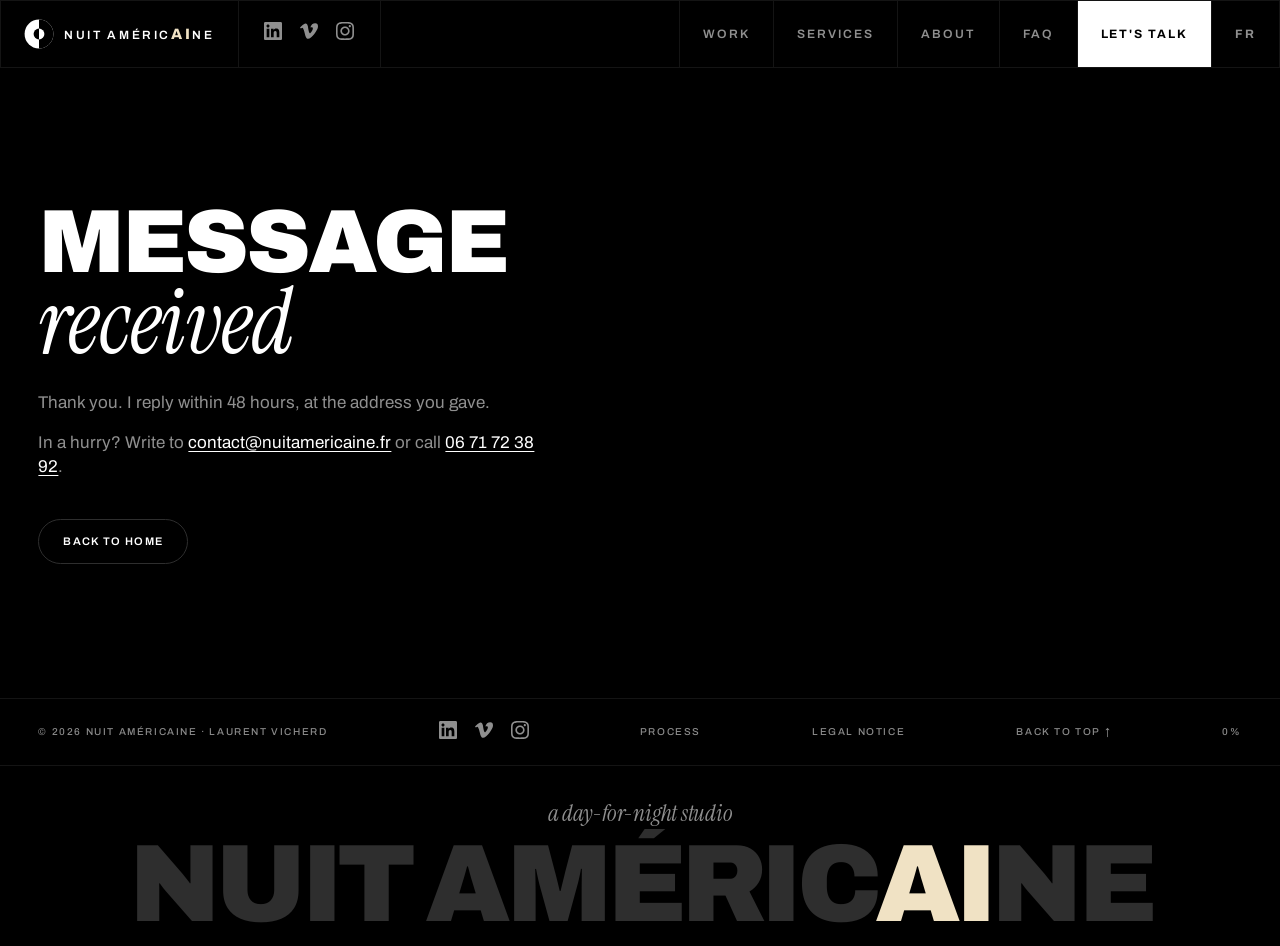
<file: en/thanks/index.html>
<!DOCTYPE html><html lang="en" class="no-js"><head><meta charset="utf-8"><meta name="viewport" content="width=device-width, initial-scale=1"><meta name="theme-color" content="#000000"><meta name="author" content="Laurent Vicherd"><script>
      document.documentElement.classList.replace("no-js", "js");
    </script><link rel="icon" href="/favicon.svg" type="image/svg+xml"><link rel="apple-touch-icon" href="/apple-touch-icon.png"><link rel="sitemap" href="/sitemap-index.xml"><link rel="preload" href="/fonts/archivo-latin-wght-normal.woff2" as="font" type="font/woff2" crossorigin><link rel="preload" href="/fonts/instrument-serif-latin-400-italic.woff2" as="font" type="font/woff2" crossorigin><title>Message sent · Nuit Américaine</title><meta name="description" content="Your message has been sent to Laurent Vicherd."><link rel="canonical" href="https://nuitamericaine.fr/en/thanks/"><meta name="robots" content="noindex, follow"><meta property="og:type" content="website"><meta property="og:site_name" content="Nuit Américaine · agence de création vidéo IA"><meta property="og:locale" content="en_GB"><meta property="og:title" content="Message sent · Nuit Américaine"><meta property="og:description" content="Your message has been sent to Laurent Vicherd."><meta property="og:url" content="https://nuitamericaine.fr/en/thanks/"><meta property="og:image" content="https://nuitamericaine.fr/images/og-image.jpg"><meta property="og:image:width" content="1200"><meta property="og:image:height" content="630"><meta property="og:image:alt" content="Nuit Américaine, agence de création vidéo IA · Laurent Vicherd, directeur artistique"><meta name="twitter:card" content="summary_large_image"><meta name="twitter:title" content="Message sent · Nuit Américaine"><meta name="twitter:description" content="Your message has been sent to Laurent Vicherd."><meta name="twitter:image" content="https://nuitamericaine.fr/images/og-image.jpg"><meta name="twitter:image:alt" content="Nuit Américaine, agence de création vidéo IA · Laurent Vicherd, directeur artistique"><script type="application/ld+json">{"@context":"https://schema.org","@type":["Organization","LocalBusiness"],"@id":"https://nuitamericaine.fr/#organization","name":"Nuit Américaine","alternateName":"Nuit Americaine","url":"https://nuitamericaine.fr","logo":"https://nuitamericaine.fr/icon-512.png","image":"https://nuitamericaine.fr/images/og-image.jpg","description":"Nuit Américaine, an AI video studio in La Rochelle and Paris, led by art director Laurent Vicherd. Brand films, social media content and previsualisation, produced entirely with AI.","email":"contact@nuitamericaine.fr","telephone":"+33671723892","founder":{"@type":"Person","name":"Laurent Vicherd"},"address":{"@type":"PostalAddress","addressLocality":"La Rochelle","addressRegion":"Nouvelle-Aquitaine","addressCountry":"FR"},"areaServed":["La Rochelle","Paris","France","Europe"],"knowsLanguage":["fr","en"],"makesOffer":[{"@type":"Offer","itemOffered":{"@type":"Service","name":"Previsualisation"}},{"@type":"Offer","itemOffered":{"@type":"Service","name":"Brand film"}},{"@type":"Offer","itemOffered":{"@type":"Service","name":"Art direction"}},{"@type":"Offer","itemOffered":{"@type":"Service","name":"Social media content"}}],"sameAs":["https://www.linkedin.com/in/lvicherd/","https://vimeo.com/showcase/12160881","https://www.instagram.com/dreamer.anime/"]}</script><script type="application/ld+json">{"@context":"https://schema.org","@type":"Person","name":"Laurent Vicherd","jobTitle":"Directeur artistique, créateur vidéo IA et réalisateur","description":"Nuit Américaine, an AI video studio in La Rochelle and Paris, led by art director Laurent Vicherd. Brand films, social media content and previsualisation, produced entirely with AI.","url":"https://nuitamericaine.fr","image":"https://nuitamericaine.fr/images/og-image.jpg","email":"mailto:contact@nuitamericaine.fr","telephone":"+33671723892","address":{"@type":"PostalAddress","addressLocality":"La Rochelle","addressRegion":"Nouvelle-Aquitaine","addressCountry":"FR"},"knowsLanguage":[{"@type":"Language","name":"Français","alternateName":"fr"},{"@type":"Language","name":"Anglais","alternateName":"en"}],"knowsAbout":["Direction artistique","Prévisualisation cinématographique","Vidéo générée par IA","Contenus réseaux sociaux","Motion design","Narration visuelle","Colorimétrie"],"worksFor":{"@id":"https://nuitamericaine.fr/#organization"},"sameAs":["https://www.linkedin.com/in/lvicherd/","https://vimeo.com/showcase/12160881","https://www.instagram.com/dreamer.anime/"]}</script><link rel="stylesheet" href="/_astro/Footer.DX5v9vsR.css"><style>.thanks[data-astro-cid-mfq43djh]{min-height:70vh;padding:var(--space-section-y) var(--space-section-x);flex-direction:column;justify-content:center;align-items:flex-start;display:flex}.thanksTitle[data-astro-cid-mfq43djh]{font-size:var(--fs-h2);letter-spacing:var(--ls-h2);font-weight:900;line-height:var(--lh-display);text-transform:uppercase;margin-bottom:28px}.thanksAccent[data-astro-cid-mfq43djh]{font-family:var(--font-serif);letter-spacing:var(--ls-serif);text-transform:lowercase;font-style:italic;font-weight:400}.thanksBody[data-astro-cid-mfq43djh]{max-width:520px;color:var(--c-text-tertiary);font-size:var(--fs-body);margin-bottom:16px}.thanksLink[data-astro-cid-mfq43djh]{color:var(--c-text);text-underline-offset:3px;text-decoration:underline}.thanksButton[data-astro-cid-mfq43djh]{border:1px solid var(--c-border-button);border-radius:var(--radius-pill);font-size:var(--fs-label);letter-spacing:var(--ls-button);text-transform:uppercase;transition:border-color var(--duration-hover) ease;margin-top:24px;padding:14px 24px;font-weight:600}.thanksButton[data-astro-cid-mfq43djh]:hover,.thanksButton[data-astro-cid-mfq43djh]:focus-visible{border-color:var(--c-text)}
</style></head><body><a class="skip-link" href="#top">Aller au contenu</a><header class="_wbp8n1"><nav class="_0O6ddc" aria-label="Main navigation"><a class="_5jztdh _KssVgu" href="/en/#top"><svg class="_oegGxY" viewBox="0 0 100 100" aria-hidden="true" focusable="false"><defs><clipPath id="na-h"><rect x="50" y="0" width="50" height="100"></rect></clipPath></defs><circle cx="50" cy="50" r="48" fill="#fff"></circle><circle cx="50" cy="50" r="48" fill="#000" clip-path="url(#na-h)"></circle><circle cx="50" cy="50" r="18" fill="#000"></circle><circle cx="50" cy="50" r="18" fill="#fff" clip-path="url(#na-h)"></circle></svg><span class="_LylGI-">Nuit Améric<span class="_NhfbE0">ai</span>ne</span><span class="visually-hidden">, back to top</span></a><span class="_5jztdh _innQ03"><ul class="_6sXvDL" aria-label="Réseaux et profils"><li><a class="_XAW3bi" href="https://www.linkedin.com/in/lvicherd/" target="_blank" rel="noopener"><svg class="_UkfkSz" viewBox="0 0 24 24" aria-hidden="true" focusable="false"><path fill="currentColor" d="M20.447 20.452h-3.554v-5.569c0-1.328-.027-3.037-1.852-3.037-1.853 0-2.136 1.445-2.136 2.939v5.667H9.351V9h3.414v1.561h.046c.477-.9 1.637-1.85 3.37-1.85 3.601 0 4.267 2.37 4.267 5.455v6.286zM5.337 7.433c-1.144 0-2.063-.926-2.063-2.065 0-1.138.92-2.063 2.063-2.063 1.14 0 2.064.925 2.064 2.063 0 1.139-.925 2.065-2.064 2.065zm1.782 13.019H3.555V9h3.564v11.452zM22.225 0H1.771C.792 0 0 .774 0 1.729v20.542C0 23.227.792 24 1.771 24h20.451C23.2 24 24 23.227 24 22.271V1.729C24 .774 23.2 0 22.222 0h.003z"></path></svg><span class="visually-hidden">LinkedIn</span><span class="visually-hidden">(nouvelle fenêtre)</span></a></li><li><a class="_XAW3bi" href="https://vimeo.com/showcase/12160881" target="_blank" rel="noopener"><svg class="_UkfkSz" viewBox="0 0 24 24" aria-hidden="true" focusable="false"><path fill="currentColor" d="M23.9765 6.4168c-.105 2.338-1.739 5.5429-4.894 9.6088-3.2679 4.247-6.0258 6.3699-8.2898 6.3699-1.409 0-2.578-1.294-3.553-3.881l-1.9179-7.1138c-.719-2.584-1.488-3.878-2.312-3.878-.179 0-.806.378-1.881 1.132l-1.129-1.457a315.06 315.06 0 0 0 3.501-3.1279c1.579-1.368 2.765-2.085 3.554-2.159 1.867-.18 3.016 1.1 3.447 3.838.465 2.953.789 4.789.971 5.507.539 2.45 1.131 3.674 1.776 3.674.502 0 1.256-.796 2.265-2.385 1.004-1.589 1.54-2.797 1.612-3.628.144-1.371-.395-2.061-1.614-2.061-.574 0-1.167.121-1.777.391 1.186-3.868 3.434-5.757 6.762-5.637 2.473.06 3.628 1.664 3.493 4.797l-.013.01z"></path></svg><span class="visually-hidden">Vimeo</span><span class="visually-hidden">(nouvelle fenêtre)</span></a></li><li><a class="_XAW3bi" href="https://www.instagram.com/dreamer.anime/" target="_blank" rel="noopener"><svg class="_UkfkSz" viewBox="0 0 24 24" aria-hidden="true" focusable="false"><path fill="currentColor" d="M12 0C8.74 0 8.333.015 7.053.072 5.775.132 4.905.333 4.14.63c-.789.306-1.459.717-2.126 1.384S.935 3.35.63 4.14C.333 4.905.131 5.775.072 7.053.012 8.333 0 8.74 0 12s.015 3.667.072 4.947c.06 1.277.261 2.148.558 2.913.306.788.717 1.459 1.384 2.126.667.666 1.336 1.079 2.126 1.384.766.296 1.636.499 2.913.558C8.333 23.988 8.74 24 12 24s3.667-.015 4.947-.072c1.277-.06 2.148-.262 2.913-.558.788-.306 1.459-.718 2.126-1.384.666-.667 1.079-1.335 1.384-2.126.296-.765.499-1.636.558-2.913.06-1.28.072-1.687.072-4.947s-.015-3.667-.072-4.947c-.06-1.277-.262-2.149-.558-2.913-.306-.789-.718-1.459-1.384-2.126C21.319 1.347 20.651.935 19.86.63c-.765-.297-1.636-.499-2.913-.558C15.667.012 15.26 0 12 0zm0 2.16c3.203 0 3.585.016 4.85.071 1.17.055 1.805.249 2.227.415.562.217.96.477 1.382.896.419.42.679.819.896 1.381.164.422.36 1.057.413 2.227.057 1.266.07 1.646.07 4.85s-.015 3.585-.074 4.85c-.061 1.17-.256 1.805-.421 2.227-.224.562-.479.96-.899 1.382-.419.419-.824.679-1.38.896-.42.164-1.065.36-2.235.413-1.274.057-1.649.07-4.859.07-3.211 0-3.586-.015-4.859-.074-1.171-.061-1.816-.256-2.236-.421-.569-.224-.96-.479-1.379-.899-.421-.419-.69-.824-.9-1.38-.165-.42-.359-1.065-.42-2.235-.045-1.26-.061-1.649-.061-4.844 0-3.196.016-3.586.061-4.861.061-1.17.255-1.814.42-2.234.21-.57.479-.96.9-1.381.419-.419.81-.689 1.379-.898.42-.166 1.051-.361 2.221-.421 1.275-.045 1.65-.06 4.859-.06l.045.03zm0 3.678c-3.405 0-6.162 2.76-6.162 6.162 0 3.405 2.76 6.162 6.162 6.162 3.405 0 6.162-2.76 6.162-6.162 0-3.405-2.76-6.162-6.162-6.162zM12 16c-2.21 0-4-1.79-4-4s1.79-4 4-4 4 1.79 4 4-1.79 4-4 4zm7.846-10.405c0 .795-.646 1.44-1.44 1.44-.795 0-1.44-.646-1.44-1.44 0-.794.646-1.439 1.44-1.439.793-.001 1.44.645 1.44 1.439z"></path></svg><span class="visually-hidden">Instagram</span><span class="visually-hidden">(nouvelle fenêtre)</span></a></li></ul></span><span class="_5jztdh _wGS1Yd" aria-hidden="true"></span><span class="_5jztdh _672JQn"><a class="_-FFBN1" href="/en/#projets">Work</a></span><span class="_5jztdh _672JQn"><a class="_-FFBN1" href="/en/services">Services</a></span><span class="_5jztdh _672JQn"><a class="_-FFBN1" href="/en/#apropos">About</a></span><span class="_5jztdh _672JQn"><a class="_-FFBN1" href="/en/services#faq">FAQ</a></span><span class="_5jztdh _gAZI0k"><a class="_b3pAGg" href="/en/#contact">Let&#39;s talk</a></span><span class="_5jztdh _28Ge5Y"><a class="_ID6BMH" href="/" lang="fr" hreflang="fr">FR</a></span></nav></header><main class="thanks" id="top" data-astro-cid-mfq43djh><h1 class="thanksTitle" data-astro-cid-mfq43djh>Message<br data-astro-cid-mfq43djh><span class="thanksAccent" data-astro-cid-mfq43djh>received</span></h1><p class="thanksBody" data-astro-cid-mfq43djh>Thank you. I reply within 48 hours, at the address you gave.</p><p class="thanksBody" data-astro-cid-mfq43djh>In a hurry? Write to <a class="thanksLink" href="mailto:contact@nuitamericaine.fr" data-astro-cid-mfq43djh>contact@nuitamericaine.fr</a> or call <a class="thanksLink" href="tel:+33671723892" data-astro-cid-mfq43djh>06 71 72 38 92</a>.</p><a class="thanksButton" href="/en/" data-astro-cid-mfq43djh>Back to home</a></main><footer class="_I47BEq"><p>© 2026 Nuit Américaine · Laurent Vicherd</p><ul class="_6sXvDL" aria-label="Réseaux et profils"><li><a class="_XAW3bi" href="https://www.linkedin.com/in/lvicherd/" target="_blank" rel="noopener"><svg class="_UkfkSz" viewBox="0 0 24 24" aria-hidden="true" focusable="false"><path fill="currentColor" d="M20.447 20.452h-3.554v-5.569c0-1.328-.027-3.037-1.852-3.037-1.853 0-2.136 1.445-2.136 2.939v5.667H9.351V9h3.414v1.561h.046c.477-.9 1.637-1.85 3.37-1.85 3.601 0 4.267 2.37 4.267 5.455v6.286zM5.337 7.433c-1.144 0-2.063-.926-2.063-2.065 0-1.138.92-2.063 2.063-2.063 1.14 0 2.064.925 2.064 2.063 0 1.139-.925 2.065-2.064 2.065zm1.782 13.019H3.555V9h3.564v11.452zM22.225 0H1.771C.792 0 0 .774 0 1.729v20.542C0 23.227.792 24 1.771 24h20.451C23.2 24 24 23.227 24 22.271V1.729C24 .774 23.2 0 22.222 0h.003z"></path></svg><span class="visually-hidden">LinkedIn</span><span class="visually-hidden">(nouvelle fenêtre)</span></a></li><li><a class="_XAW3bi" href="https://vimeo.com/showcase/12160881" target="_blank" rel="noopener"><svg class="_UkfkSz" viewBox="0 0 24 24" aria-hidden="true" focusable="false"><path fill="currentColor" d="M23.9765 6.4168c-.105 2.338-1.739 5.5429-4.894 9.6088-3.2679 4.247-6.0258 6.3699-8.2898 6.3699-1.409 0-2.578-1.294-3.553-3.881l-1.9179-7.1138c-.719-2.584-1.488-3.878-2.312-3.878-.179 0-.806.378-1.881 1.132l-1.129-1.457a315.06 315.06 0 0 0 3.501-3.1279c1.579-1.368 2.765-2.085 3.554-2.159 1.867-.18 3.016 1.1 3.447 3.838.465 2.953.789 4.789.971 5.507.539 2.45 1.131 3.674 1.776 3.674.502 0 1.256-.796 2.265-2.385 1.004-1.589 1.54-2.797 1.612-3.628.144-1.371-.395-2.061-1.614-2.061-.574 0-1.167.121-1.777.391 1.186-3.868 3.434-5.757 6.762-5.637 2.473.06 3.628 1.664 3.493 4.797l-.013.01z"></path></svg><span class="visually-hidden">Vimeo</span><span class="visually-hidden">(nouvelle fenêtre)</span></a></li><li><a class="_XAW3bi" href="https://www.instagram.com/dreamer.anime/" target="_blank" rel="noopener"><svg class="_UkfkSz" viewBox="0 0 24 24" aria-hidden="true" focusable="false"><path fill="currentColor" d="M12 0C8.74 0 8.333.015 7.053.072 5.775.132 4.905.333 4.14.63c-.789.306-1.459.717-2.126 1.384S.935 3.35.63 4.14C.333 4.905.131 5.775.072 7.053.012 8.333 0 8.74 0 12s.015 3.667.072 4.947c.06 1.277.261 2.148.558 2.913.306.788.717 1.459 1.384 2.126.667.666 1.336 1.079 2.126 1.384.766.296 1.636.499 2.913.558C8.333 23.988 8.74 24 12 24s3.667-.015 4.947-.072c1.277-.06 2.148-.262 2.913-.558.788-.306 1.459-.718 2.126-1.384.666-.667 1.079-1.335 1.384-2.126.296-.765.499-1.636.558-2.913.06-1.28.072-1.687.072-4.947s-.015-3.667-.072-4.947c-.06-1.277-.262-2.149-.558-2.913-.306-.789-.718-1.459-1.384-2.126C21.319 1.347 20.651.935 19.86.63c-.765-.297-1.636-.499-2.913-.558C15.667.012 15.26 0 12 0zm0 2.16c3.203 0 3.585.016 4.85.071 1.17.055 1.805.249 2.227.415.562.217.96.477 1.382.896.419.42.679.819.896 1.381.164.422.36 1.057.413 2.227.057 1.266.07 1.646.07 4.85s-.015 3.585-.074 4.85c-.061 1.17-.256 1.805-.421 2.227-.224.562-.479.96-.899 1.382-.419.419-.824.679-1.38.896-.42.164-1.065.36-2.235.413-1.274.057-1.649.07-4.859.07-3.211 0-3.586-.015-4.859-.074-1.171-.061-1.816-.256-2.236-.421-.569-.224-.96-.479-1.379-.899-.421-.419-.69-.824-.9-1.38-.165-.42-.359-1.065-.42-2.235-.045-1.26-.061-1.649-.061-4.844 0-3.196.016-3.586.061-4.861.061-1.17.255-1.814.42-2.234.21-.57.479-.96.9-1.381.419-.419.81-.689 1.379-.898.42-.166 1.051-.361 2.221-.421 1.275-.045 1.65-.06 4.859-.06l.045.03zm0 3.678c-3.405 0-6.162 2.76-6.162 6.162 0 3.405 2.76 6.162 6.162 6.162 3.405 0 6.162-2.76 6.162-6.162 0-3.405-2.76-6.162-6.162-6.162zM12 16c-2.21 0-4-1.79-4-4s1.79-4 4-4 4 1.79 4 4-1.79 4-4 4zm7.846-10.405c0 .795-.646 1.44-1.44 1.44-.795 0-1.44-.646-1.44-1.44 0-.794.646-1.439 1.44-1.439.793-.001 1.44.645 1.44 1.439z"></path></svg><span class="visually-hidden">Instagram</span><span class="visually-hidden">(nouvelle fenêtre)</span></a></li></ul><a class="_WpsWel" href="/en/process">Process</a><a class="_WpsWel" href="/mentions-legales">Legal notice</a><a class="_WpsWel" href="#top">Back to top ↑</a><p class="_1yeQLV" data-scroll-progress aria-hidden="true">0%</p></footer><p class="_KU-rw1" lang="en">a day-for-night studio</p><div class="_2ynTal" aria-hidden="true"><span class="_caEzy4">Nuit Améric<span class="_GaaWOv">ai</span>ne</span></div><script type="module" src="/_astro/Layout.astro_astro_type_script_index_0_lang.DJnfdJye.js"></script></body></html>
</file>
<file: _astro/Footer.DX5v9vsR.css>
:root{--c-bg:#000;--c-text:#fff;--c-text-secondary:#a5a5a5;--c-text-tertiary:#8f8f8f;--c-text-meta:#8a8a8a;--c-decorative:#5c5c5c;--c-numeral:#2e2e2e;--c-rule:#141414;--c-border-button:#2e2e2e;--c-button-bg:#fff;--c-button-text:#000;--c-accent:#f0e2c4;--c-accent-text:#000;--c-focus:var(--c-accent);--font-sans:"Archivo Variable", "Archivo", "Helvetica Neue", Helvetica, Arial, sans-serif;--font-serif:"Instrument Serif", Georgia, "Times New Roman", serif;--fs-h1:clamp(32px, 6vw, 96px);--fs-h2:clamp(34px, 7vw, 104px);--fs-h2-alt:clamp(32px, 6.4vw, 96px);--fs-h2-contact:clamp(40px, 8vw, 124px);--fs-offer-title:clamp(22px, 3.6vw, 52px);--fs-offer-sign:clamp(20px, 2vw, 28px);--fs-h3:clamp(19px, 2vw, 26px);--fs-h3-experience:clamp(19px, 2.2vw, 28px);--fs-stat:clamp(34px, 4.4vw, 64px);--fs-numeral:clamp(30px, 3.4vw, 48px);--fs-body:clamp(14px, 1.35vw, 17px);--fs-about-body:clamp(15px, 1.4vw, 18px);--fs-lead:clamp(17px, 1.8vw, 23px);--fs-offer-body:clamp(15px, 1.5vw, 19px);--fs-showcase-link:clamp(18px, 2.2vw, 30px);--fs-marquee:clamp(24px, 4vw, 58px);--fs-marquee-italic:clamp(22px, 3.4vw, 50px);--fs-sm:15px;--fs-xs:14px;--fs-note:13px;--fs-nav:clamp(11px, .95vw, 13px);--fs-label:11px;--fs-label-sm:10px;--fs-arrow:15px;--fs-category:12px;--lh-base:1.4;--lh-display:.9;--lh-display-tight:.86;--lh-lead:1.3;--lh-flat:1;--lh-heading:1.1;--ls-h1:-.04em;--ls-h2:-.035em;--ls-h2-contact:-.045em;--ls-offer-title:-.03em;--ls-h3:-.01em;--ls-h3-experience:-.02em;--ls-serif:-.01em;--ls-label-wide:.26em;--ls-label:.22em;--ls-label-mid:.18em;--ls-label-narrow:.16em;--ls-nav:.14em;--ls-button:.12em;--ls-tight:.1em;--ls-logo:-.04em;--ls-marquee:-.03em;--space-section-y:clamp(40px, 6vw, 92px);--space-section-x:clamp(16px, 3vw, 40px);--space-hero-top:clamp(48px, 9vw, 120px);--space-hero-bottom:clamp(36px, 5vw, 64px);--space-hero-gap:clamp(40px, 7vw, 80px);--space-label:clamp(24px, 3vw, 40px);--space-label-lg:clamp(28px, 4vw, 48px);--space-h2:clamp(36px, 5vw, 72px);--space-h2-sm:clamp(36px, 5vw, 64px);--space-gap:clamp(24px, 4vw, 64px);--space-gap-lg:clamp(32px, 5vw, 72px);--space-gap-xl:clamp(40px, 6vw, 96px);--space-gap-md:clamp(24px, 4vw, 56px);--space-gap-sm:clamp(14px, 1.8vw, 24px);--space-rule-top:clamp(24px, 3vw, 36px);--space-nav-gap:clamp(10px, 1.7vw, 24px);--pad-cell-stat:clamp(22px, 2.6vw, 34px) clamp(18px, 2vw, 28px);--pad-cell-method:clamp(26px, 3vw, 42px) clamp(20px, 2.2vw, 32px);--pad-cell-category:20px clamp(16px, 1.8vw, 24px);--pad-row-y:clamp(22px, 2.6vw, 34px);--space-marquee-y:clamp(28px, 4vw, 52px);--space-marquee-gap:clamp(28px, 4vw, 64px);--space-marquee-label:clamp(20px, 2.4vw, 32px);--space-strip-y:clamp(14px, 2vw, 24px);--space-offer-gap:clamp(14px, 2.4vw, 32px);--space-offer-panel-gap:clamp(24px, 4vw, 56px);--space-offer-panel-pb:clamp(30px, 3.4vw, 44px);--space-experience-gap:clamp(14px, 3vw, 48px);--still-width:clamp(200px, 22vw, 320px);--still-height:clamp(140px, 15vw, 212px);--portrait-height:clamp(340px, 40vw, 540px);--radius:0;--radius-pill:100px;--rule:1px solid var(--c-rule);--header-height:64px;--ease-reveal:cubic-bezier(.22, 1, .36, 1);--duration-reveal:.8s;--duration-hover:.2s;--duration-marquee:34s}@font-face{font-family:Archivo Variable;font-style:normal;font-display:swap;font-weight:100 900;src:url(/fonts/archivo-latin-wght-normal.woff2)format("woff2-variations");unicode-range:U+??,U+131,U+152-153,U+2BB-2BC,U+2C6,U+2DA,U+2DC,U+304,U+308,U+329,U+2000-206F,U+20AC,U+2122,U+2191,U+2193,U+2212,U+2215,U+FEFF,U+FFFD}@font-face{font-family:Archivo Variable;font-style:normal;font-display:swap;font-weight:100 900;src:url(/fonts/archivo-latin-ext-wght-normal.woff2)format("woff2-variations");unicode-range:U+100-2BA,U+2BD-2C5,U+2C7-2CC,U+2CE-2D7,U+2DD-2FF,U+304,U+308,U+329,U+1D00-1DBF,U+1E00-1E9F,U+1EF2-1EFF,U+2020,U+20A0-20AB,U+20AD-20C0,U+2113,U+2C60-2C7F,U+A720-A7FF}@font-face{font-family:Archivo Variable;font-style:italic;font-display:swap;font-weight:100 900;src:url(/fonts/archivo-latin-wght-italic.woff2)format("woff2-variations");unicode-range:U+??,U+131,U+152-153,U+2BB-2BC,U+2C6,U+2DA,U+2DC,U+304,U+308,U+329,U+2000-206F,U+20AC,U+2122,U+2191,U+2193,U+2212,U+2215,U+FEFF,U+FFFD}@font-face{font-family:Archivo Variable;font-style:italic;font-display:swap;font-weight:100 900;src:url(/fonts/archivo-latin-ext-wght-italic.woff2)format("woff2-variations");unicode-range:U+100-2BA,U+2BD-2C5,U+2C7-2CC,U+2CE-2D7,U+2DD-2FF,U+304,U+308,U+329,U+1D00-1DBF,U+1E00-1E9F,U+1EF2-1EFF,U+2020,U+20A0-20AB,U+20AD-20C0,U+2113,U+2C60-2C7F,U+A720-A7FF}@font-face{font-family:Instrument Serif;font-style:italic;font-display:swap;font-weight:400;src:url(/fonts/instrument-serif-latin-400-italic.woff2)format("woff2");unicode-range:U+??,U+131,U+152-153,U+2BB-2BC,U+2C6,U+2DA,U+2DC,U+304,U+308,U+329,U+2000-206F,U+20AC,U+2122,U+2191,U+2193,U+2212,U+2215,U+FEFF,U+FFFD}@font-face{font-family:Instrument Serif;font-style:italic;font-display:swap;font-weight:400;src:url(/fonts/instrument-serif-latin-ext-400-italic.woff2)format("woff2");unicode-range:U+100-2BA,U+2BD-2C5,U+2C7-2CC,U+2CE-2D7,U+2DD-2FF,U+304,U+308,U+329,U+1D00-1DBF,U+1E00-1E9F,U+1EF2-1EFF,U+2020,U+20A0-20AB,U+20AD-20C0,U+2113,U+2C60-2C7F,U+A720-A7FF}@font-face{font-family:Instrument Serif;font-style:normal;font-display:swap;font-weight:400;src:url(/fonts/instrument-serif-latin-400-normal.woff2)format("woff2");unicode-range:U+??,U+131,U+152-153,U+2BB-2BC,U+2C6,U+2DA,U+2DC,U+304,U+308,U+329,U+2000-206F,U+20AC,U+2122,U+2191,U+2193,U+2212,U+2215,U+FEFF,U+FFFD}@font-face{font-family:Instrument Serif;font-style:normal;font-display:swap;font-weight:400;src:url(/fonts/instrument-serif-latin-ext-400-normal.woff2)format("woff2");unicode-range:U+100-2BA,U+2BD-2C5,U+2C7-2CC,U+2CE-2D7,U+2DD-2FF,U+304,U+308,U+329,U+1D00-1DBF,U+1E00-1E9F,U+1EF2-1EFF,U+2020,U+20A0-20AB,U+20AD-20C0,U+2113,U+2C60-2C7F,U+A720-A7FF}*,:before,:after{box-sizing:border-box}html{scroll-behavior:smooth;-webkit-text-size-adjust:100%}html.lenis,html.lenis body{height:auto}.lenis.lenis-smooth{scroll-behavior:auto!important}.lenis.lenis-smooth [data-lenis-prevent]{overscroll-behavior:contain}.lenis.lenis-stopped{overflow:hidden}body{background:var(--c-bg);color:var(--c-text);font-family:var(--font-sans);font-size:16px;line-height:var(--lh-base);font-synthesis-weight:none;-webkit-font-smoothing:antialiased;-moz-osx-font-smoothing:grayscale;margin:0;overflow-x:hidden}:target,section[id]{scroll-margin-top:var(--header-height)}h1,h2,h3,p,figure,ul,ol{margin:0}ul,ol{padding:0;list-style:none}a{color:inherit;text-decoration:none}img,svg,iframe{max-width:100%;display:block}img{height:auto}button,input,textarea{font:inherit;color:inherit}::selection{color:#000;background:#fff}:focus-visible{outline:2px solid var(--c-focus);outline-offset:3px}:focus:not(:focus-visible){outline:none}.visually-hidden{clip-path:inset(50%);white-space:nowrap;border:0;width:1px;height:1px;margin:-1px;padding:0;position:absolute;overflow:hidden}.skip-link{z-index:100;border-radius:var(--radius-pill);background:var(--c-button-bg);color:var(--c-button-text);font-size:var(--fs-label);letter-spacing:var(--ls-nav);text-transform:uppercase;padding:12px 20px;font-weight:700;position:absolute;top:8px;left:8px;transform:translateY(-200%)}.skip-link:focus{transform:translateY(0)}.ruled-grid{border-top:var(--rule);border-left:var(--rule);display:grid}.ruled-cell{border-right:var(--rule);border-bottom:var(--rule)}[data-reveal]{opacity:1;transform:none}@media (prefers-reduced-motion:reduce){html{scroll-behavior:auto}*,:before,:after{scroll-behavior:auto!important;transition-duration:.01ms!important;animation-duration:.01ms!important;animation-iteration-count:1!important}[data-reveal]{opacity:1!important;transform:none!important}}html{cursor:url("data:image/svg+xml;utf8,<svg xmlns='http://www.w3.org/2000/svg' width='26' height='26' viewBox='0 0 26 26'><path d='M3 10h20v13H3z' fill='%23fff' stroke='%23000' stroke-width='1.5'/><path d='M3 10l2-6h18l-2 6z' fill='%23fff' stroke='%23000' stroke-width='1.5'/><path d='M7 4l-2 6M12 4l-2 6M17 4l-2 6M22 4l-2 6' stroke='%23000' stroke-width='1.5'/></svg>") 2 4,auto}a,button,[role=button],label,summary{cursor:url("data:image/svg+xml;utf8,<svg xmlns='http://www.w3.org/2000/svg' width='26' height='26' viewBox='0 0 26 26'><path d='M3 11h20v12H3z' fill='%23f0e2c4' stroke='%23000' stroke-width='1.5'/><path d='M3 11l1-5.5 18-4.5 1.5 5.5z' fill='%23f0e2c4' stroke='%23000' stroke-width='1.5'/><path d='M8.5 4.7l-1 6M13 3.6l-1 6M17.5 2.5l-1 6' stroke='%23000' stroke-width='1.5'/></svg>") 2 4,pointer}input,textarea{cursor:text}._6sXvDL{align-items:center;gap:18px;display:flex}._XAW3bi{color:var(--c-text-tertiary);font-size:var(--fs-label-sm);letter-spacing:var(--ls-label-mid);text-transform:uppercase;transition:color var(--duration-hover) ease;align-items:center;gap:10px;font-weight:600;display:inline-flex}._XAW3bi:hover,._XAW3bi:focus-visible{color:var(--c-accent)}._UkfkSz{flex:none;width:18px;height:18px}._wbp8n1{z-index:30;isolation:isolate;backdrop-filter:blur(12px);background:#000000db;position:sticky;top:0}._0O6ddc{border-top:var(--rule);border-left:var(--rule);flex-wrap:wrap;display:flex}._5jztdh{border-right:var(--rule);border-bottom:var(--rule);align-items:center;padding:clamp(11px,1.6vw,18px) clamp(10px,1.8vw,36px);display:flex}._KssVgu{flex:none;gap:clamp(7px,.8vw,10px)}._oegGxY{flex:none;width:30px;height:30px;display:block}._LylGI-{color:var(--c-text);letter-spacing:var(--ls-label);text-transform:uppercase;white-space:nowrap;font-size:12px;font-weight:600}._innQ03{--on:calc((100vw - 420px) * 999);max-width:clamp(0px, var(--on), 200px);padding-right:clamp(0px, var(--on), clamp(14px, 2vw, 28px));padding-left:clamp(0px, var(--on), clamp(14px, 2vw, 28px));border-right-width:clamp(0px, var(--on), 1px);flex:none;overflow:hidden}._NhfbE0{color:var(--c-accent);font-size:1.25em;font-weight:800}._wGS1Yd{flex:1 1 0;min-width:0;padding:0}._672JQn{flex:none;justify-content:center}._-FFBN1{color:var(--c-text-tertiary);font-size:var(--fs-nav);letter-spacing:.16em;text-transform:uppercase;white-space:nowrap;transition:color var(--duration-hover) ease;font-weight:600;line-height:1;position:relative}._-FFBN1:before{z-index:-1;border-radius:var(--radius-pill);background:var(--c-accent);content:"";opacity:0;transition:opacity var(--duration-hover) ease;position:absolute;inset:-10px -14px}._-FFBN1:hover,._-FFBN1:focus-visible{color:var(--c-accent-text)}._-FFBN1:hover:before,._-FFBN1:focus-visible:before{opacity:1}._-FFBN1:focus-visible{outline-offset:7px}._gAZI0k{background:var(--c-button-bg);transition:opacity var(--duration-hover) ease;flex:none;justify-content:center}._gAZI0k:hover,._gAZI0k:focus-within{background:var(--c-accent)}._b3pAGg{color:var(--c-button-text);font-size:var(--fs-nav);letter-spacing:.16em;text-transform:uppercase;white-space:nowrap;font-weight:700;line-height:1}._28Ge5Y{flex:none;justify-content:center}._ID6BMH{color:var(--c-text-tertiary);font-size:var(--fs-nav);letter-spacing:.16em;text-transform:uppercase;transition:color var(--duration-hover) ease;font-weight:700;line-height:1}._ID6BMH:hover,._ID6BMH:focus-visible{color:var(--c-accent)}._I47BEq{padding:22px var(--space-section-x);border-top:var(--rule);color:var(--c-text-meta);font-size:var(--fs-label-sm);letter-spacing:var(--ls-label-narrow);text-transform:uppercase;flex-wrap:wrap;justify-content:space-between;align-items:center;gap:12px;font-weight:500;display:flex}._WpsWel{color:var(--c-text-meta);transition:color var(--duration-hover) ease}._WpsWel:hover,._WpsWel:focus-visible{color:var(--c-accent)}._1yeQLV{font-variant-numeric:tabular-nums}._2ynTal{border-top:var(--rule);line-height:0;overflow:hidden}._caEzy4{padding:.12em var(--space-section-x) .16em;color:var(--c-numeral);letter-spacing:-.05em;text-align:center;text-transform:uppercase;user-select:none;font-size:clamp(30px,8.6vw,170px);font-weight:900;line-height:.78;display:block}._GaaWOv{color:var(--c-accent)}._KU-rw1{padding:clamp(18px, 2.4vw, 32px) var(--space-section-x) 0;border-top:var(--rule);color:var(--c-text-tertiary);font-family:var(--font-serif);letter-spacing:var(--ls-serif);text-align:center;font-size:clamp(16px,1.8vw,24px);font-style:italic}._KU-rw1+._2ynTal{border-top:0}
</file>
<file: _astro/Contact.EjF311_7.css>
._E2s0Wj{z-index:0;background:var(--c-bg);position:absolute;inset:0;overflow:hidden}._4njW0q{object-fit:cover;width:100%;height:100%}._EOciAQ{min-height:calc(100svh - var(--header-height));padding:clamp(16px, 3svh, 40px) var(--space-section-x) clamp(44px, 13svh, 160px);border-bottom:var(--rule);flex-direction:column;justify-content:flex-end;gap:clamp(14px,2.2svh,28px);display:flex;position:relative}._DRItm-,._-aDW0U,._HkXryt{z-index:1;position:relative}._DRItm-{color:var(--c-text);font-size:var(--fs-label-sm);letter-spacing:var(--ls-label-wide);text-transform:uppercase;font-weight:600}._-aDW0U{max-width:max(60%,320px);font-size:min(var(--fs-h1), max(28px, 8.4svh));letter-spacing:var(--ls-h1);text-transform:uppercase;margin-left:-.045em;font-weight:900;line-height:1}._s-t-P8{color:var(--c-accent);font-family:var(--font-serif);letter-spacing:var(--ls-serif);text-transform:lowercase;font-style:italic;font-weight:400}._HkXryt{gap:var(--space-gap);border-top:var(--rule);flex-wrap:wrap;justify-content:space-between;align-items:flex-end;padding-top:clamp(12px,2svh,24px);display:flex}._ezBkP9{max-width:520px;color:var(--c-text);font-size:var(--fs-body)}._1n6pRi{flex-wrap:wrap;gap:10px;display:flex}._N9rGZK{border:1px solid var(--c-text);border-radius:var(--radius-pill);font-size:var(--fs-label);letter-spacing:var(--ls-button);text-transform:uppercase;transition:background-color var(--duration-hover) ease, color var(--duration-hover) ease;padding:14px 24px;font-weight:600}._N9rGZK:hover,._N9rGZK:focus-visible,._R1KWrd{background:var(--c-button-bg);color:var(--c-button-text)}._R1KWrd:hover,._R1KWrd:focus-visible{border-color:var(--c-accent);background:var(--c-accent);color:var(--c-accent-text)}._MfQy-w{border-color:var(--c-accent);background:var(--c-accent);color:var(--c-accent-text);align-items:center;gap:12px;padding:16px 28px;font-size:13px;font-weight:700;display:inline-flex}._MfQy-w:hover,._MfQy-w:focus-visible{border-color:var(--c-text);background:var(--c-text);color:var(--c-button-text)}._RhfrwD{transition:transform var(--duration-hover) ease;flex:none}._MfQy-w:hover ._RhfrwD,._MfQy-w:focus-visible ._RhfrwD{transform:translate(2px)}._SEMcE3{padding:var(--space-section-y) var(--space-section-x);border-bottom:var(--rule)}._TMqPRM{margin-bottom:var(--space-label);color:var(--c-text-meta);font-size:var(--fs-label-sm);letter-spacing:var(--ls-label-wide);text-transform:uppercase;font-weight:600}._PsSI9Y{aspect-ratio:16/9;border:var(--rule);background:var(--c-bg);position:relative;overflow:hidden}._PsSI9Y>iframe,._PsSI9Y>video{background:#000;border:0;width:100%;height:100%;display:block}._QE5AT4{gap:12px var(--space-gap);flex-wrap:wrap;justify-content:space-between;align-items:baseline;margin-top:14px;display:flex}._oQU0Nr{font-size:var(--fs-h3);letter-spacing:var(--ls-h3);text-transform:uppercase;font-weight:800}._DXHihj{color:var(--c-text-secondary);font-size:var(--fs-xs)}._p1DOcI{aspect-ratio:16/9;border:var(--rule);background:var(--c-bg);position:relative;overflow:hidden}._r8mpt8{aspect-ratio:9/16}._p1DOcI>iframe,._p1DOcI>video{background:#000;border:0;width:100%;height:100%;display:block}._bNBcaM{cursor:pointer;background:0 0;border:0;width:100%;height:100%;padding:0;display:block}._WXocgA{object-fit:cover;width:100%;height:100%;transition:opacity var(--duration-hover) ease}._bNBcaM:hover ._WXocgA,._bNBcaM:focus-visible ._WXocgA{opacity:.72}._K4FplE{border:1px solid var(--c-text);border-radius:var(--radius-pill);pointer-events:none;width:clamp(48px,5vw,68px);height:clamp(48px,5vw,68px);transition:background-color var(--duration-hover) ease, transform var(--duration-hover) ease;background:#00000073;place-items:center;display:grid;position:absolute;top:50%;left:50%;transform:translate(-50%,-50%)}._bNBcaM:hover ._K4FplE,._bNBcaM:focus-visible ._K4FplE{background:#000000b3;transform:translate(-50%,-50%)scale(1.06)}._srpc16{color:var(--c-text-secondary);font-size:var(--fs-xs);margin-top:6px}._GtajoO{color:var(--c-text-meta);font-size:var(--fs-label-sm);letter-spacing:var(--ls-label-mid);text-transform:uppercase;justify-content:space-between;gap:12px;margin-top:12px;display:flex}.no-js ._bNBcaM{display:none}._5IlY3P{width:100%;height:100%;display:block;position:relative}._lrZxmO{font-size:var(--fs-label-sm);letter-spacing:var(--ls-label-mid);text-transform:uppercase;background:#000000b3;padding:12px 16px;font-weight:600;position:absolute;bottom:0;left:0;right:0}._0sg8S0{padding:var(--space-marquee-y) 0;border-bottom:var(--rule);overflow:hidden}._gAsKgn{margin-bottom:var(--space-marquee-label);padding:0 var(--space-section-x);color:var(--c-text-meta);font-size:var(--fs-label-sm);letter-spacing:var(--ls-label-wide);text-transform:uppercase;font-weight:600}._cw5gLJ{width:max-content;animation:_mewjd4 var(--duration-marquee) linear infinite;display:flex}._ScFVD5{gap:var(--space-marquee-gap);padding-right:var(--space-marquee-gap);align-items:center;display:flex}._ceEhWp{font-size:var(--fs-marquee);letter-spacing:var(--ls-marquee);text-transform:uppercase;white-space:nowrap;font-weight:900}._aMwuZ1{color:var(--c-decorative);font-family:var(--font-serif);font-size:var(--fs-marquee-italic);white-space:nowrap;font-style:italic}@keyframes _mewjd4{0%{transform:translate(0)}to{transform:translate(-50%)}}@media (prefers-reduced-motion:reduce){._cw5gLJ{animation:none}}._XnP-DE{padding:var(--space-section-y) var(--space-section-x);border-bottom:var(--rule)}._LKcLnQ{margin-bottom:var(--space-label-lg);flex-wrap:wrap;justify-content:space-between;align-items:flex-end;gap:28px;display:flex}._xaM4bd{margin-bottom:var(--space-label);color:var(--c-text-meta);font-size:var(--fs-label-sm);letter-spacing:var(--ls-label-wide);text-transform:uppercase;font-weight:600}._h4AxAI{font-size:var(--fs-h2-alt);letter-spacing:var(--ls-h2);font-weight:900;line-height:var(--lh-display);text-transform:uppercase}._HndAAG{color:var(--c-accent);font-family:var(--font-serif);letter-spacing:var(--ls-serif);text-transform:lowercase;font-style:italic;font-weight:400}._Z-y7u-{color:var(--c-text-tertiary);font-family:var(--font-serif);font-size:var(--fs-showcase-link);transition:color var(--duration-hover) ease;font-style:italic}._Z-y7u-:hover,._Z-y7u-:focus-visible{color:var(--c-accent)}._-sAWyq{margin-bottom:var(--space-label-lg);grid-template-columns:repeat(auto-fit,minmax(190px,1fr))}._nqh50D{width:100%;padding:var(--pad-cell-category);color:inherit;font-family:inherit;font-size:var(--fs-category);letter-spacing:var(--ls-tight);text-align:left;text-transform:uppercase;cursor:pointer;transition:background-color var(--duration-hover) ease, color var(--duration-hover) ease;background:0 0;border:0;justify-content:space-between;align-items:center;gap:12px;font-weight:600;display:flex}._nqh50D:focus-visible{outline-offset:-2px}._nqh50D:hover{background:#ffffff0f}._nqh50D[aria-pressed=true]{background:var(--c-accent);color:var(--c-accent-text)}._nqh50D[aria-pressed=true] ._gTnR7n{color:var(--c-accent-text)}._ffMfDf{padding:0;display:flex}._gTnR7n{color:var(--c-text-meta);font-size:var(--fs-arrow);transition:color var(--duration-hover) ease}._xYwr3K{--card-h:min(clamp(240px, 30vw, 440px), calc((100vw - 2 * var(--space-section-x)) * 9 / 16));--g:var(--space-gap-sm)}._xYwr3K+._xYwr3K{margin-top:var(--space-gap-md)}._NORXC7{justify-content:space-between;align-items:center;gap:16px;margin-bottom:14px;display:flex}._hjZiLB{color:var(--c-text);font-size:var(--fs-label);letter-spacing:var(--ls-label);text-transform:uppercase;font-weight:600}._Fj1w9S{color:var(--c-text-meta)}._D--mUl{max-width:560px;color:var(--c-text-tertiary);font-size:var(--fs-body);flex:280px}._NORXC7{flex-wrap:wrap}._FFjGPI{gap:8px;display:flex}._gTnR7n{border:1px solid var(--c-border-button);border-radius:var(--radius-pill);width:44px;height:44px;color:var(--c-text);cursor:pointer;transition:background-color var(--duration-hover) ease, border-color var(--duration-hover) ease, color var(--duration-hover) ease, opacity var(--duration-hover) ease;background:0 0;place-items:center;font-size:18px;line-height:1;display:grid}._gTnR7n:hover,._gTnR7n:focus-visible{border-color:var(--c-accent);background:var(--c-accent);color:var(--c-accent-text)}._gTnR7n:disabled{cursor:default;opacity:.3}._gTnR7n:disabled:hover{border-color:var(--c-border-button);color:var(--c-text);background:0 0}._KVOR9C{gap:var(--g);margin-inline:calc(-1 * var(--space-section-x));padding:4px var(--space-section-x);overscroll-behavior-x:contain;scroll-padding-inline:var(--space-section-x);scroll-snap-type:x proximity;scrollbar-width:none;display:flex;overflow-x:auto}._KVOR9C::-webkit-scrollbar{display:none}._KVOR9C>*{scroll-snap-align:start;flex:none}._KVOR9C>[data-orientation=landscape]{width:calc(var(--card-h) * 16 / 9)}._KVOR9C>[data-orientation=portrait]{width:calc(var(--card-h) * 9 / 16)}._xYwr3K[hidden]{display:none}._0W0ZS0{padding:var(--space-section-y) var(--space-section-x);border-bottom:var(--rule)}._lt0dad{margin-bottom:var(--space-label);color:var(--c-text-meta);font-size:var(--fs-label-sm);letter-spacing:var(--ls-label-wide);text-transform:uppercase;font-weight:600}._y2cVPi{gap:var(--space-gap);grid-template-columns:repeat(auto-fit,minmax(300px,1fr));align-items:end;margin-bottom:clamp(28px,3.5vw,48px);display:grid}._LZNLwN{font-size:var(--fs-h2-alt);letter-spacing:var(--ls-h2);font-weight:900;line-height:var(--lh-display);text-transform:uppercase}._40UCkI{color:var(--c-accent);font-family:var(--font-serif);letter-spacing:var(--ls-serif);text-transform:lowercase;font-style:italic;font-weight:400}._OAiyo9{max-width:520px;color:var(--c-text-tertiary);font-size:var(--fs-body)}._Nz42IX{grid-template-columns:repeat(auto-fit,minmax(190px,1fr));margin:0;padding:0;list-style:none}._tTGAeN{flex-direction:column;gap:10px;padding:clamp(18px,2.2vw,28px) clamp(16px,1.8vw,24px);display:flex}._V7Di-e{color:var(--c-accent);font-size:var(--fs-label);letter-spacing:.08em;font-weight:700}._7Nm3Qq{font-size:var(--fs-sm);letter-spacing:var(--ls-h3);text-transform:uppercase;font-weight:800;line-height:1.2}._7YDfqR{color:var(--c-text-meta);font-size:var(--fs-label-sm);letter-spacing:var(--ls-label);text-transform:uppercase;font-weight:600}._zee-TW{color:var(--c-text-tertiary);font-family:var(--font-serif);font-size:var(--fs-showcase-link);transition:color var(--duration-hover) ease;margin-top:clamp(20px,2.4vw,32px);font-style:italic;display:inline-block}._zee-TW:hover,._zee-TW:focus-visible{color:var(--c-accent)}._C8Rw5n{padding:var(--space-section-y) var(--space-section-x);border-bottom:var(--rule)}._BL6vp3{margin-bottom:var(--space-label);color:var(--c-text-meta);font-size:var(--fs-label-sm);letter-spacing:var(--ls-label-wide);text-transform:uppercase;font-weight:600}._FjNcQD{gap:var(--space-gap);grid-template-columns:repeat(auto-fit,minmax(300px,1fr));align-items:end;margin-bottom:clamp(28px,3.5vw,48px);display:grid}._rzcH4T{font-size:var(--fs-h2-alt);letter-spacing:var(--ls-h2);font-weight:900;line-height:var(--lh-display);text-transform:uppercase}._td9NYU{color:var(--c-accent);font-family:var(--font-serif);letter-spacing:var(--ls-serif);text-transform:lowercase;font-style:italic;font-weight:400}._o4b-FV{max-width:520px;color:var(--c-text-tertiary);font-size:var(--fs-body)}._1bD15R{grid-template-columns:repeat(auto-fit,minmax(min(100%,240px),1fr));margin:0;padding:0;list-style:none}._NCXDlY{flex-direction:column;gap:14px;padding:clamp(22px,2.6vw,34px) clamp(18px,2vw,28px);display:flex}._ABTskn{color:var(--c-text-meta);font-size:var(--fs-label);letter-spacing:var(--ls-label-narrow)}._prDx4O{font-size:var(--fs-h3);letter-spacing:var(--ls-offer-title);text-transform:uppercase;font-weight:900;line-height:1.05}._Dk1xOA{color:var(--c-text-secondary);font-size:var(--fs-body);flex:auto;line-height:1.5}._N-cUX2{color:var(--c-text);font-size:var(--fs-label);letter-spacing:var(--ls-button);text-transform:uppercase;transition:color var(--duration-hover) ease;font-weight:600}._N-cUX2:hover,._N-cUX2:focus-visible{color:var(--c-accent)}._8NB1g2{padding:var(--space-section-y) var(--space-section-x);border-bottom:var(--rule)}._hoVuet{margin-bottom:var(--space-label);color:var(--c-text-meta);font-size:var(--fs-label-sm);letter-spacing:var(--ls-label-wide);text-transform:uppercase;font-weight:600}._fFT4yi{font-size:var(--fs-h2-alt);letter-spacing:var(--ls-h2);font-weight:900;line-height:var(--lh-display);text-transform:uppercase;margin-bottom:clamp(20px,2.4vw,36px)}._Nkcx4z{color:var(--c-accent);font-family:var(--font-serif);letter-spacing:var(--ls-serif);text-transform:lowercase;font-style:italic;font-weight:400}._LEgo6w{gap:var(--space-gap-lg);flex-wrap:wrap;align-items:flex-start;display:flex}._n4HQYo{aspect-ratio:3/4;border-radius:var(--radius);object-fit:cover;background:var(--c-bg);flex:none;width:min(100%,340px);height:auto}._BIxaWP{min-width:0;color:var(--c-text-secondary);font-size:var(--fs-about-body);flex-direction:column;flex:360px;gap:clamp(18px,2vw,28px);display:flex}._GEBCJz{columns:2 280px;column-gap:var(--space-gap)}._GEBCJz>p{break-inside:avoid;margin-bottom:1em}._nbNr-g{max-width:900px;color:var(--c-text);font-size:var(--fs-lead);font-weight:500;line-height:var(--lh-lead)}._6RENuE{margin-top:var(--space-gap-lg);grid-template-columns:repeat(auto-fit,minmax(160px,1fr))}._L6IZ4U{padding:var(--pad-cell-stat);flex-direction:column-reverse;align-items:flex-start;gap:8px;display:flex}._soThTg{font-size:var(--fs-stat);letter-spacing:var(--ls-h1);font-weight:900;line-height:var(--lh-flat);margin:0}._OgFlib{color:var(--c-text-meta);font-size:var(--fs-label-sm);letter-spacing:var(--ls-label-mid);text-transform:uppercase}._61Mlmp{padding:var(--space-section-y) var(--space-section-x)}._Hgjl9Q{gap:var(--space-gap-xl);grid-template-columns:repeat(auto-fit,minmax(320px,1fr));display:grid}._nDpXAk{margin-bottom:var(--space-label);color:var(--c-text-meta);font-size:var(--fs-label-sm);letter-spacing:var(--ls-label-wide);text-transform:uppercase;font-weight:600}._CF7DfU{font-size:var(--fs-h2-alt);letter-spacing:var(--ls-h2-contact);font-weight:900;line-height:var(--lh-display-tight);text-transform:uppercase;margin-bottom:28px}._dVA9Wy{color:var(--c-accent);font-family:var(--font-serif);letter-spacing:var(--ls-serif);text-transform:lowercase;font-style:italic;font-weight:400}._mYt2Lb{max-width:440px;color:var(--c-text-tertiary);font-size:var(--fs-body);margin-bottom:36px}._EVA3NF{border-top:var(--rule);font-size:var(--fs-sm);flex-direction:column;display:flex}._EZ3P9N{border-bottom:var(--rule);padding:14px 0}._drObLh{transition:color var(--duration-hover) ease;display:block}._drObLh:hover,._drObLh:focus-visible{color:var(--c-accent)}._2bRRdD{color:var(--c-text-meta)}._b9TcPX{--rule-form:1px solid #3a3a3a;border-top:var(--rule-form);flex-direction:column;align-self:center;width:100%;display:flex}._hpuJq4{border-bottom:var(--rule-form);display:block}._HBfIiU,._uN2Vqv{width:100%;color:var(--c-text);font-family:var(--font-sans);font-size:var(--fs-sm);background:0 0;border:0;outline:none;padding:16px 0}._uN2Vqv{resize:vertical}._HBfIiU::placeholder,._uN2Vqv::placeholder{color:var(--c-text-meta)}._HBfIiU:focus-visible,._uN2Vqv:focus-visible{outline:2px solid var(--c-focus);outline-offset:2px}._HBfIiU:user-invalid,._uN2Vqv:user-invalid{border-bottom:1px solid var(--c-text)}._Qo8jYx:hover,._Qo8jYx:focus-visible{background:var(--c-accent)}._Qo8jYx{border-radius:var(--radius-pill);background:var(--c-button-bg);color:var(--c-button-text);font-family:var(--font-sans);font-size:var(--fs-label);letter-spacing:var(--ls-nav);text-transform:uppercase;cursor:pointer;border:0;align-self:flex-start;margin-top:24px;padding:16px 38px;font-weight:700;line-height:normal}._Qo8jYx:disabled{cursor:progress;opacity:.6}._5e-Rt5{min-height:19px;color:var(--c-text-meta);font-size:var(--fs-note);margin-top:14px}._b9TcPX[data-state=success] ._5e-Rt5{color:var(--c-text)}._3fZSYD{border:0;border-bottom:var(--rule-form);flex-wrap:wrap;gap:8px;margin:0;padding:18px 0 14px;display:flex}._wsdWBY{width:100%;color:var(--c-text-meta);font-size:var(--fs-sm);margin-bottom:10px;padding:0}._gzvtdI{cursor:pointer;position:relative}._QhaSu6{opacity:0;width:1px;height:1px;position:absolute}._lmDdSO{border-radius:var(--radius-pill);color:var(--c-text-secondary);font-size:var(--fs-xs);transition:border-color var(--duration-hover) ease, background-color var(--duration-hover) ease, color var(--duration-hover) ease;border:1px solid #3a3a3a;padding:9px 16px;display:inline-block}._gzvtdI:hover ._lmDdSO{border-color:var(--c-text-tertiary);color:var(--c-text)}._QhaSu6:checked+._lmDdSO{border-color:var(--c-accent);background:var(--c-accent);color:var(--c-accent-text)}._QhaSu6:focus-visible+._lmDdSO{outline:2px solid var(--c-focus);outline-offset:2px}
</file>
<file: _astro/MakingOf.nmOdSivf.css>
._Or8UMz{padding:clamp(32px, 5vw, 72px) var(--space-section-x) var(--space-section-y);border-bottom:var(--rule)}._YwdDtT{margin-bottom:var(--space-label);color:var(--c-text-meta);font-size:var(--fs-label-sm);letter-spacing:var(--ls-label-wide);text-transform:uppercase;font-weight:600}._oIHmn-{gap:var(--space-gap);grid-template-columns:repeat(auto-fit,minmax(300px,1fr));align-items:end;display:grid}._spwInm{font-size:var(--fs-h1);letter-spacing:var(--ls-h1);font-weight:900;line-height:var(--lh-display);text-transform:uppercase}._JiS7Kw{color:var(--c-accent);font-family:var(--font-serif);letter-spacing:var(--ls-serif);text-transform:lowercase;font-style:italic;font-weight:400}._xCsvbd{max-width:560px;color:var(--c-text-secondary);font-size:var(--fs-lead);line-height:var(--lh-lead)}._foFFqi{--line-x:clamp(44px, 6vw, 90px);padding:var(--space-section-y) var(--space-section-x);border-bottom:var(--rule);margin:0;list-style:none;position:relative}._foFFqi:before{top:var(--space-section-y);bottom:var(--space-section-y);left:calc(var(--space-section-x) + var(--line-x));content:"";background:#3a3a3a;width:1px;position:absolute}._6SSv-Q{grid-template-columns:var(--line-x) 1fr;padding:0 0 clamp(48px,6vw,96px);display:grid;position:relative}._6SSv-Q:last-child{padding-bottom:0}._rXl2BQ{top:8px;left:calc(var(--line-x) - 6px);border:2px solid var(--c-accent);background:var(--c-bg);border-radius:50%;width:13px;height:13px;position:absolute}._FxBmoQ{color:var(--c-accent);font-size:var(--fs-label);letter-spacing:.08em;padding-top:4px;font-weight:700}._61HuUO{flex-direction:column;gap:clamp(16px,2vw,24px);min-width:0;padding-left:clamp(20px,3vw,44px);display:flex}._-O0FO6{font-size:var(--fs-h3);letter-spacing:var(--ls-h3);text-transform:uppercase;font-weight:800}._07Rd89{max-width:62ch;color:var(--c-text-secondary);font-size:var(--fs-body);line-height:1.55}._Sm9EmZ{border-top:var(--rule);border-collapse:collapse;max-width:640px;color:var(--c-text);font-size:var(--fs-sm)}._Sm9EmZ td{border-bottom:var(--rule);vertical-align:top;padding:12px 18px 12px 0}._B90bXj{width:3em;color:var(--c-accent);font-size:var(--fs-label);letter-spacing:.08em;font-weight:700}._jCaGLK{width:4em;color:var(--c-text-meta);font-size:var(--fs-label);letter-spacing:var(--ls-label-mid);text-transform:uppercase;white-space:nowrap}._LBK79a{gap:var(--space-gap-sm);flex-wrap:wrap;align-items:flex-start;max-width:900px;display:flex}._iiK-AD{aspect-ratio:9/16;border:var(--rule);object-fit:cover;flex:none;width:min(100%,220px);height:auto}._7zSwMz{flex:320px;min-width:0;margin:0}._Y2XMqL{gap:var(--space-gap-sm);grid-template-columns:repeat(2,1fr);display:grid}._Y2XMqL img{aspect-ratio:900/508;border:var(--rule);object-fit:cover;width:100%;height:auto}._w7J-XL{gap:var(--space-gap-sm);grid-template-columns:repeat(auto-fit,minmax(min(100%,280px),1fr));max-width:1080px;display:grid}._w7J-XL img{aspect-ratio:9/16}._ZWbkSe{aspect-ratio:9/16;border:var(--rule);background:var(--c-bg);object-fit:cover;width:100%;height:auto;display:block}._usMK5V{gap:var(--space-gap-sm);grid-template-columns:repeat(2,1fr);max-width:560px;display:grid}._vYDBCl,._6WCtCk{margin:0}._6WCtCk{max-width:270px}._f6EVX3{color:var(--c-text-secondary);font-size:var(--fs-xs);flex-wrap:wrap;align-items:center;gap:10px;margin-top:8px;display:flex}._NpuP9p{border-radius:var(--radius-pill);background:var(--c-accent);color:var(--c-accent-text);font-size:var(--fs-label-sm);letter-spacing:var(--ls-label-mid);text-transform:uppercase;padding:3px 9px;font-weight:700}._-LjwAh{color:var(--c-text);font-size:var(--fs-label);letter-spacing:var(--ls-button);text-transform:uppercase;transition:color var(--duration-hover) ease;margin-top:14px;font-weight:600;display:inline-block}._-LjwAh:hover,._-LjwAh:focus-visible{color:var(--c-accent)}._VBcYgZ{padding:var(--space-section-y) var(--space-section-x);border-bottom:var(--rule)}._jxYHJs{gap:var(--space-gap);grid-template-columns:repeat(auto-fit,minmax(min(100%,320px),1fr));align-items:start;display:grid}._nEpoRV{flex-direction:column;gap:clamp(16px,2vw,24px);display:flex}._TlQkDV{flex-wrap:wrap;gap:8px;margin:0;padding:0;list-style:none;display:flex}._AaH193{border:var(--rule);border-radius:var(--radius-pill);color:var(--c-text-secondary);font-size:var(--fs-label-sm);letter-spacing:var(--ls-label-mid);text-transform:uppercase;padding:5px 11px;font-weight:600}._pCom3K{gap:var(--space-gap);flex-direction:column;min-width:0;display:flex}._jmje2Z{margin:0}._WlhPlL{aspect-ratio:16/9;border:var(--rule);background:var(--c-bg);object-fit:cover;width:100%;height:auto;display:block}
</file>
<file: _astro/Faq.Dj6MYJM9.css>
._NZcjrD{padding:clamp(32px, 5vw, 72px) var(--space-section-x) var(--space-section-y);border-bottom:var(--rule)}._T2ljXy{margin-bottom:var(--space-label);color:var(--c-text-meta);font-size:var(--fs-label-sm);letter-spacing:var(--ls-label-wide);text-transform:uppercase;font-weight:600}._3B6qC4{gap:var(--space-gap);grid-template-columns:repeat(auto-fit,minmax(300px,1fr));align-items:end;display:grid}._SxHqOi{font-size:var(--fs-h1);letter-spacing:var(--ls-h1);font-weight:900;line-height:var(--lh-display);text-transform:uppercase}._aZmtV3{color:var(--c-accent);font-family:var(--font-serif);letter-spacing:var(--ls-serif);text-transform:lowercase;font-style:italic;font-weight:400}._Z8G-xh{max-width:560px;color:var(--c-text-secondary);font-size:var(--fs-lead);line-height:var(--lh-lead)}._OVQxK5{padding:var(--space-section-y) var(--space-section-x);border-bottom:var(--rule)}._mojf7m{gap:var(--space-gap);grid-template-columns:repeat(auto-fit,minmax(300px,1fr));align-items:end;margin-bottom:clamp(32px,4vw,56px);display:grid}._Yn4O4F{margin-bottom:var(--space-label);color:var(--c-text-meta);font-size:var(--fs-label-sm);letter-spacing:var(--ls-label-wide);text-transform:uppercase;font-weight:600}._eLmETb{font-size:var(--fs-h2-alt);letter-spacing:var(--ls-h2);font-weight:900;line-height:var(--lh-display);text-transform:uppercase}._jAerNw{color:var(--c-accent);font-family:var(--font-serif);letter-spacing:var(--ls-serif);text-transform:lowercase;font-style:italic;font-weight:400}._qi2REd{max-width:520px;color:var(--c-text-tertiary);font-size:var(--fs-body)}._MGSEKs{border-top:var(--rule)}._MWe9nC{border-bottom:var(--rule)}._Mr4zRC{font-size:inherit;font-weight:inherit;margin:0}._AqnFBP{gap:var(--space-offer-gap);width:100%;padding:var(--pad-row-y) 0;cursor:pointer;text-align:left;background:0 0;border:0;align-items:baseline;display:flex}._AqnFBP:focus-visible{outline-offset:-2px}._6Vydyu{cursor:default}._beoWo5{color:var(--c-text);font-size:var(--fs-sm);margin-top:18px}._c3TmHG{color:var(--c-text-meta);font-size:var(--fs-label-sm);letter-spacing:var(--ls-label);text-transform:uppercase;margin-bottom:6px;font-weight:600;display:block}._V-ZNRi{color:var(--c-text-meta);font-size:var(--fs-label);letter-spacing:var(--ls-label-narrow);flex:none}._TVp-60{font-size:var(--fs-offer-title);letter-spacing:var(--ls-offer-title);font-weight:900;line-height:var(--lh-flat);text-transform:uppercase;flex:auto}._1nx7f7{color:var(--c-text-meta);font-size:var(--fs-offer-sign);line-height:var(--lh-flat);flex:none}._AqnFBP[aria-expanded=true] ._1nx7f7{color:var(--c-accent)}._S-F51Y{overflow:hidden}._GrOiIu{gap:var(--space-offer-panel-gap);padding-bottom:var(--space-offer-panel-pb);grid-template-columns:repeat(auto-fit,minmax(260px,1fr));display:grid}._zIHeiE{white-space:pre-line;max-width:520px;color:var(--c-text-secondary);font-size:var(--fs-offer-body)}._CRG-hK{color:var(--c-text-meta);font-size:var(--fs-label-sm);letter-spacing:var(--ls-label);text-transform:uppercase;margin-bottom:16px;font-weight:600}._SbOmD6{flex-direction:column;gap:10px;display:flex}._pc-Eds{border-bottom:var(--rule);color:var(--c-text);font-size:var(--fs-sm);padding-bottom:10px}._T6x-w2{color:var(--c-text);font-size:var(--fs-label);letter-spacing:var(--ls-button);text-transform:uppercase;transition:color var(--duration-hover) ease;margin-top:18px;font-weight:600;display:inline-block}._T6x-w2:hover,._T6x-w2:focus-visible{color:var(--c-accent)}._JNhyHL{padding:var(--space-section-y) var(--space-section-x);border-bottom:var(--rule)}._kjGUXj{margin-bottom:var(--space-label);color:var(--c-text-meta);font-size:var(--fs-label-sm);letter-spacing:var(--ls-label-wide);text-transform:uppercase;font-weight:600}._fdF-p5{font-size:var(--fs-h2-alt);letter-spacing:var(--ls-h2);font-weight:900;line-height:var(--lh-display);text-transform:uppercase;margin-bottom:clamp(28px,3.5vw,48px)}._vPbt7S{color:var(--c-accent);font-family:var(--font-serif);letter-spacing:var(--ls-serif);text-transform:lowercase;font-style:italic;font-weight:400}._eMZkN-{grid-template-columns:repeat(auto-fit,minmax(min(100%,280px),1fr));margin:0;padding:0;list-style:none}._NjTAoB{flex-direction:column;gap:14px;padding:clamp(22px,2.6vw,34px) clamp(18px,2vw,28px);display:flex}._mACm4j{font-size:var(--fs-h3);letter-spacing:var(--ls-offer-title);text-transform:uppercase;font-weight:900}._RydrCn{color:var(--c-text-secondary);font-size:var(--fs-body);line-height:1.5}._nffth-{padding:var(--space-section-y) var(--space-section-x);border-bottom:var(--rule)}._Nxg1vO{margin-bottom:var(--space-label);color:var(--c-text-meta);font-size:var(--fs-label-sm);letter-spacing:var(--ls-label-wide);text-transform:uppercase;font-weight:600}._DsQfVl{max-width:1200px;margin-bottom:var(--space-h2);font-size:var(--fs-h2-alt);letter-spacing:var(--ls-h2);font-weight:900;line-height:var(--lh-display);text-transform:uppercase}._ygUHZ4{font-family:var(--font-serif);letter-spacing:var(--ls-serif);text-transform:lowercase;font-style:italic;font-weight:400}._rzdj-8{gap:var(--space-gap);grid-template-columns:repeat(auto-fit,minmax(300px,1fr));align-items:end;margin-bottom:clamp(32px,4vw,56px);display:grid}._2FB1g9{max-width:520px;color:var(--c-text-tertiary);font-size:var(--fs-body)}._i0b7k9{--line-x:clamp(110px, 12vw, 160px);margin:0;padding:0;list-style:none;position:relative}._i0b7k9:before{top:12px;bottom:12px;left:var(--line-x);content:"";background:#3a3a3a;width:1px;position:absolute}._ViPudt{grid-template-columns:var(--line-x) 1fr;padding:0 0 clamp(36px,4.5vw,64px);display:grid;position:relative}._ViPudt:last-child{padding-bottom:0}._tZbTEg{top:6px;left:calc(var(--line-x) - 6px);border:2px solid var(--c-accent);background:var(--c-bg);border-radius:50%;width:13px;height:13px;position:absolute}._VsE3ts{color:var(--c-text-meta);font-size:var(--fs-label-sm);letter-spacing:var(--ls-label);text-transform:uppercase;padding-right:24px;font-weight:600;line-height:1.6}._xqRpII{flex-direction:column;gap:12px;max-width:640px;padding-left:clamp(24px,3vw,44px);display:flex}._qEAldj{font-size:var(--fs-h3);letter-spacing:var(--ls-h3);text-transform:uppercase;align-items:baseline;gap:14px;font-weight:800;display:flex}._-ie5cz{color:var(--c-accent);font-size:var(--fs-label);letter-spacing:.08em;font-weight:700}._QUPkch{font-size:var(--fs-label);letter-spacing:var(--ls-tight);text-transform:uppercase;flex-wrap:wrap;align-items:center;gap:10px;display:flex}._b28yeu{color:var(--c-text-meta);text-decoration:line-through}._IyOEA0{color:var(--c-text-meta)}._fHFqdQ{color:var(--c-text);font-weight:700}._3-WGbr{color:var(--c-text-secondary);font-size:var(--fs-body);line-height:1.55}._EW6db8{color:var(--c-text-tertiary);font-family:var(--font-serif);font-size:var(--fs-showcase-link);transition:color var(--duration-hover) ease;margin:clamp(16px,2vw,28px) 0 clamp(28px,4vw,56px);font-style:italic;display:inline-block}._EW6db8:hover,._EW6db8:focus-visible{color:var(--c-accent)}._o7Jc0-{padding:var(--space-section-y) var(--space-section-x);border-bottom:var(--rule)}._tAB4YX{gap:var(--space-gap);grid-template-columns:repeat(auto-fit,minmax(300px,1fr));align-items:end;margin-bottom:clamp(32px,4vw,56px);display:grid}._0pRem6{margin-bottom:var(--space-label);color:var(--c-text-meta);font-size:var(--fs-label-sm);letter-spacing:var(--ls-label-wide);text-transform:uppercase;font-weight:600}._V40yUM{font-size:var(--fs-h2-alt);letter-spacing:var(--ls-h2);font-weight:900;line-height:var(--lh-display);text-transform:uppercase}._-Jj-h-{color:var(--c-accent);font-family:var(--font-serif);letter-spacing:var(--ls-serif);text-transform:lowercase;font-style:italic;font-weight:400}._F-Yixv{max-width:520px;color:var(--c-text-tertiary);font-size:var(--fs-body)}._OhioK8{column-gap:var(--space-gap-xl);border-top:var(--rule);grid-template-columns:repeat(auto-fit,minmax(min(100%,340px),1fr));align-items:start;display:grid}._agsunY{border-bottom:var(--rule)}._7h5kzh{font-size:inherit;font-weight:inherit;margin:0}._HAb-0-{gap:var(--space-gap-sm);width:100%;padding:var(--pad-row-y) 0;color:var(--c-text);cursor:pointer;text-align:left;transition:color var(--duration-hover) ease;background:0 0;border:0;justify-content:space-between;align-items:flex-start;display:flex}._HAb-0-:hover,._HAb-0-:focus-visible{color:var(--c-text-tertiary)}._HAb-0-:focus-visible{outline-offset:-2px}._JPezGf{letter-spacing:-.01em;flex:auto;font-size:clamp(16px,1.5vw,20px);font-weight:600;line-height:1.25}._HAb-0-[aria-expanded=true] ._tRpo5q{color:var(--c-accent)}._tRpo5q{color:var(--c-text-meta);font-size:var(--fs-offer-sign);flex:none;margin-top:-.05em;line-height:1}._VZKIKA{overflow:hidden}._l1jTkG{white-space:pre-line;max-width:60ch;padding-bottom:var(--pad-row-y);color:var(--c-text-secondary);font-size:var(--fs-body);line-height:1.55}
</file>
